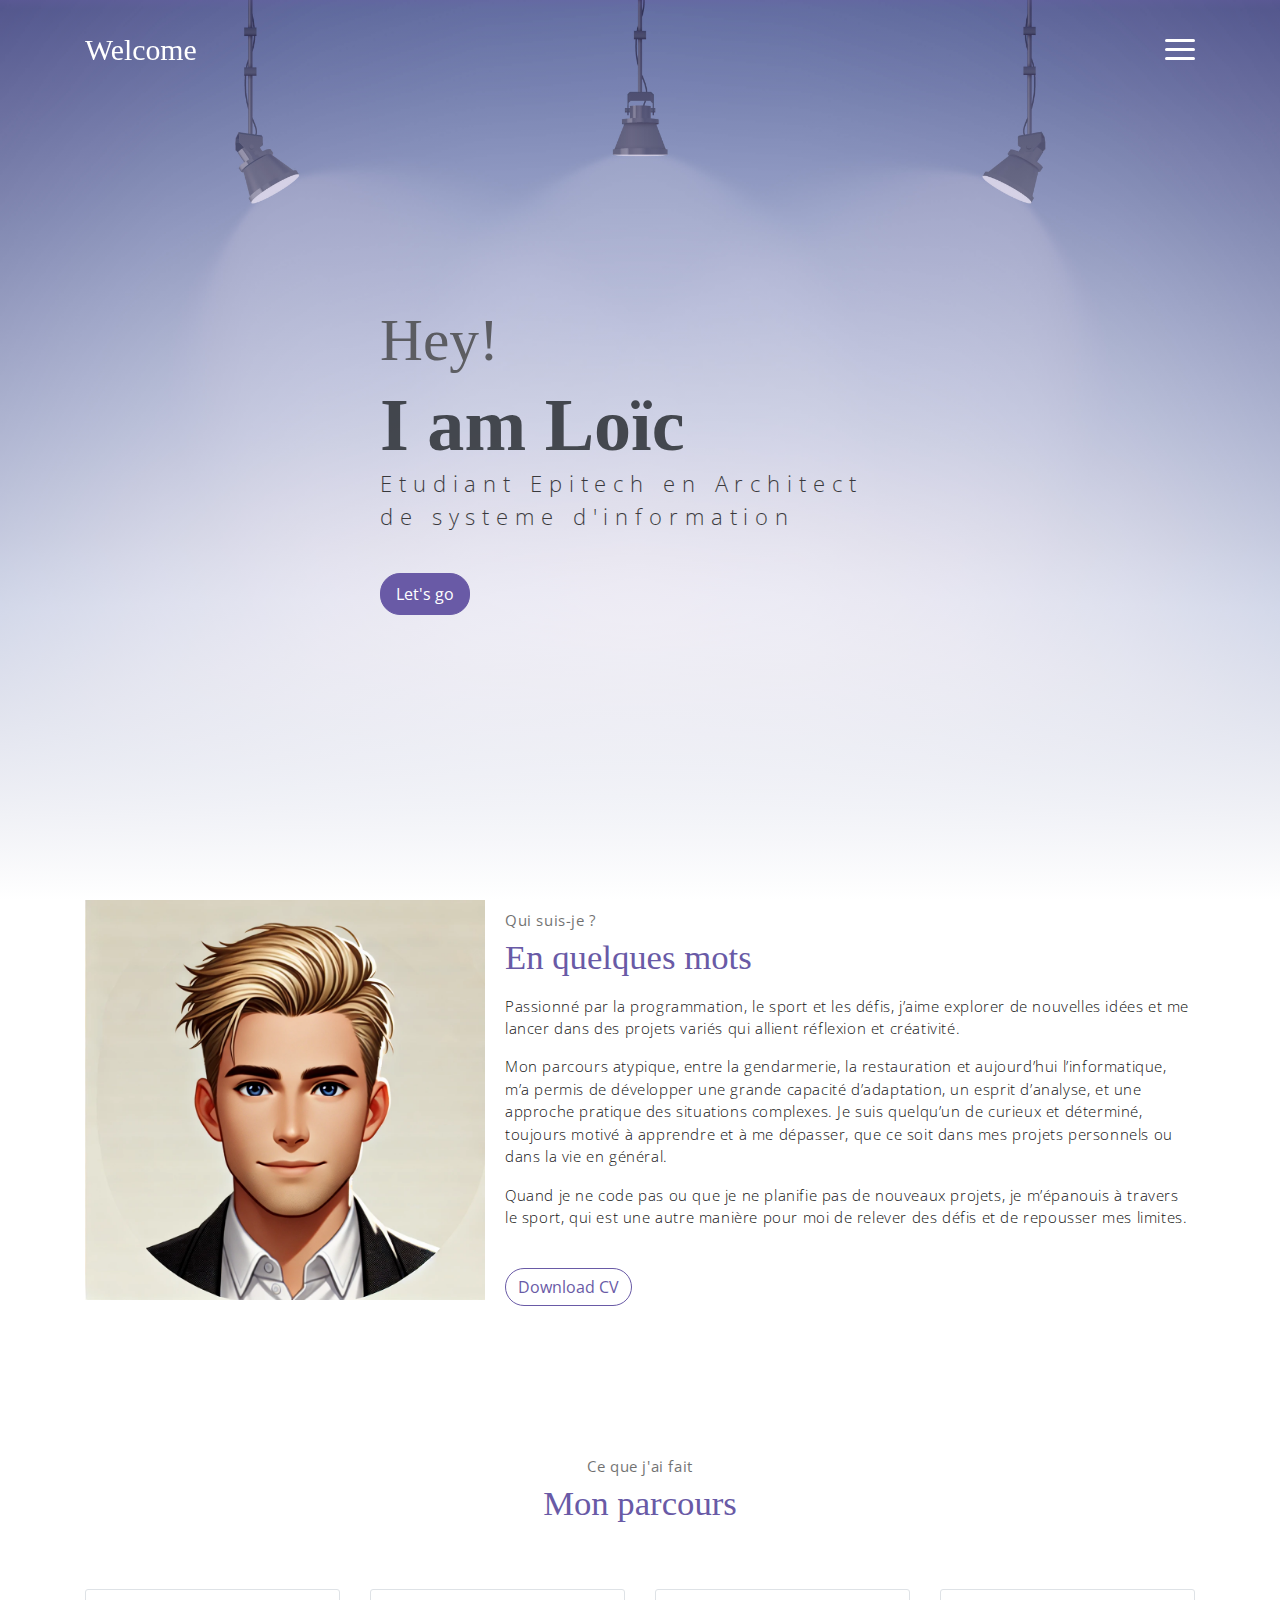
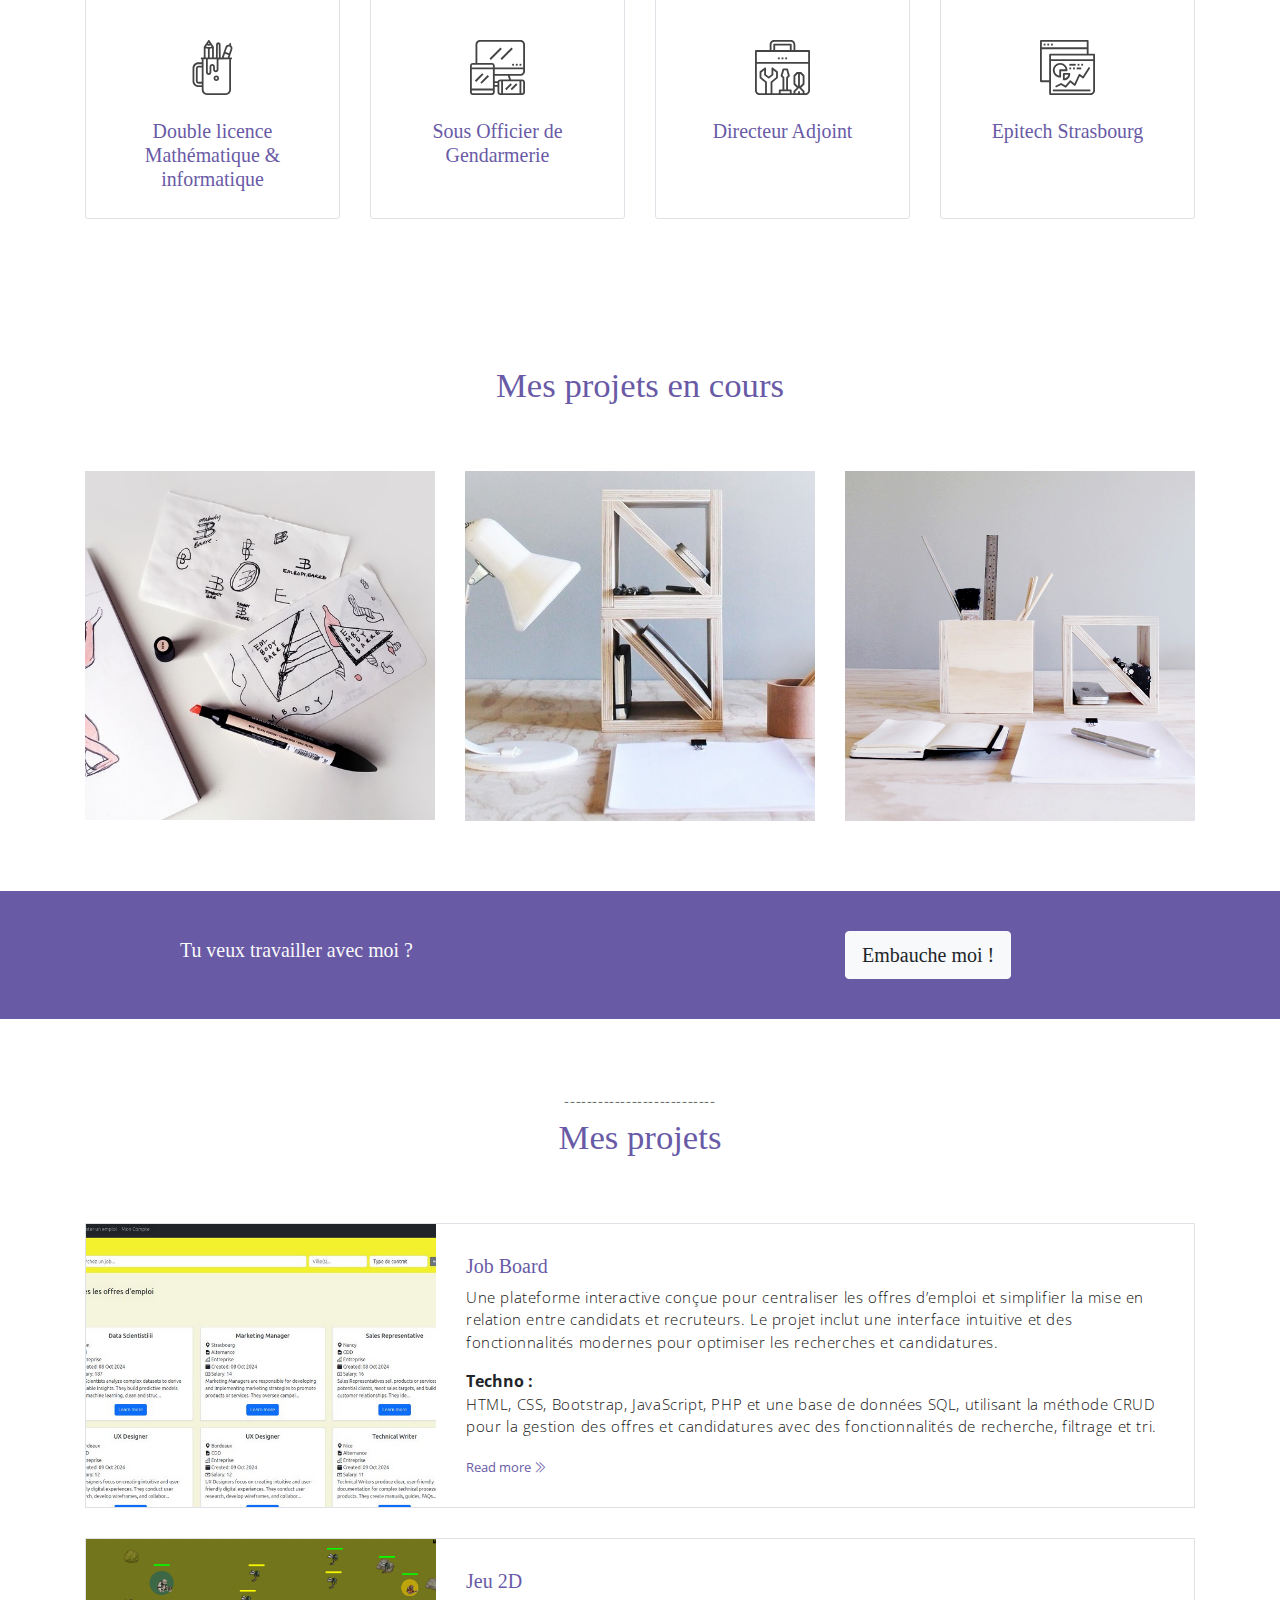
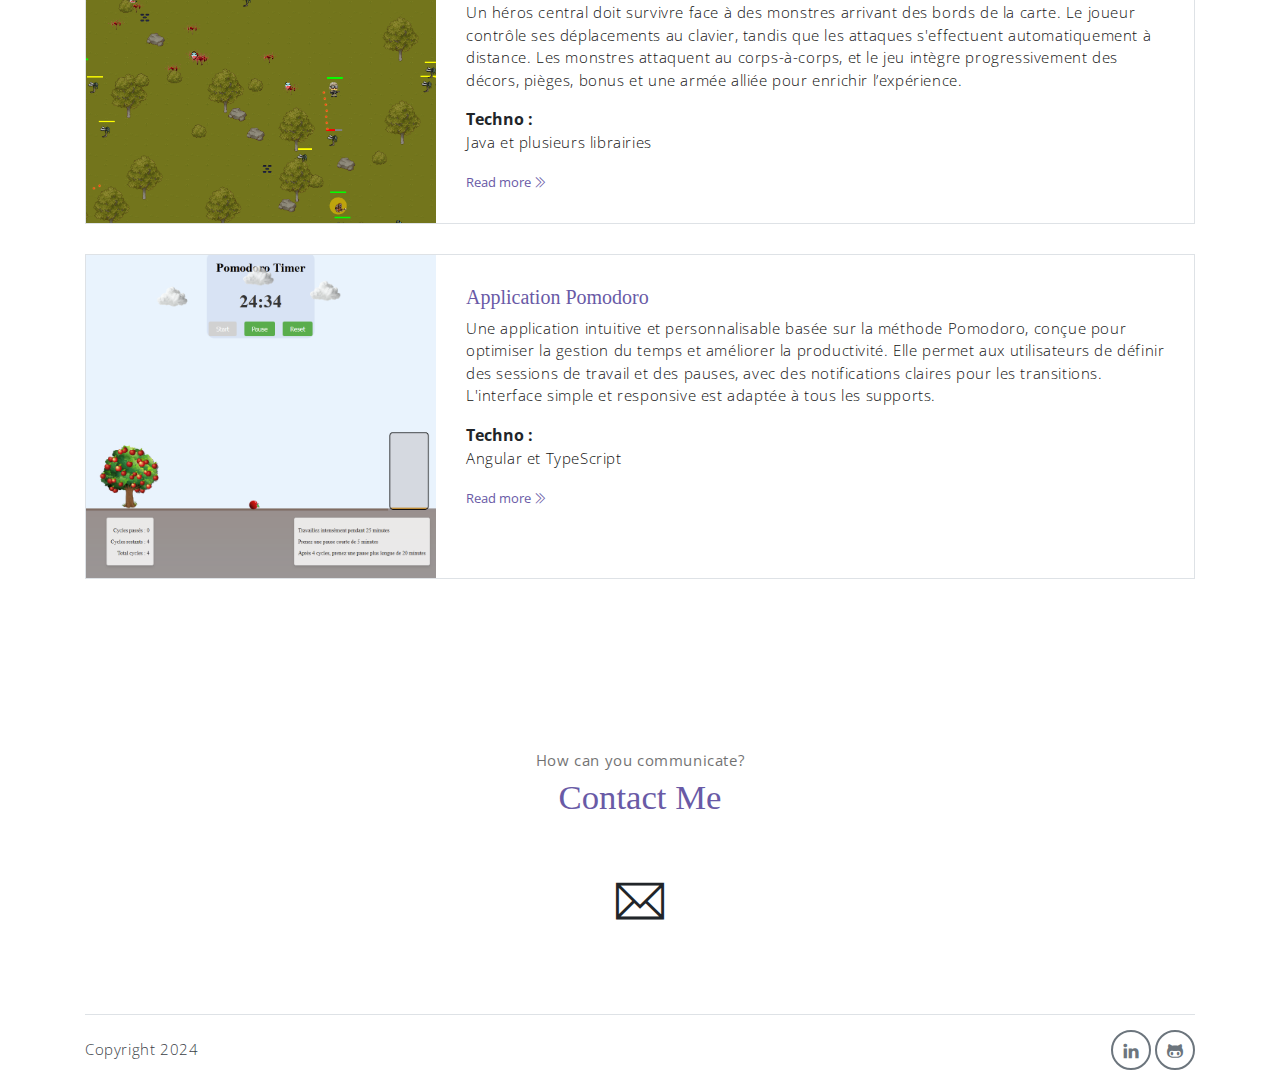
<file: index.html>
<!DOCTYPE html>
<html lang="fr">

<head>
    <meta charset="utf-8">
    <meta name="viewport" content="width=device-width, initial-scale=1, shrink-to-fit=no">
    <meta name="description" content="Portfolio Le Gal Loïc">
    <meta name="author" content="Loic-lg">
    <title>Portfolio Le Gal Loïc</title>
    <link rel="stylesheet" href="assets/vendors/themify-icons/css/themify-icons.css">
    <link rel="stylesheet" href="assets/css/home.css">
    <link rel="icon" type="image/webp" href="assets/imgs/Iconeweb.webp">
</head>

<body data-spy="scroll" data-target=".navbar" data-offset="40" id="home">

    <nav class="custom-navbar" data-spy="affix" data-offset-top="20">
        <div class="container">
            <a class="logo" href="#">Welcome</a>
            <ul class="nav">
                <li class="item">
                    <a class="link" href="#home">Home</a>
                </li>
                <li class="item">
                    <a class="link" href="#about">About</a>
                </li>
                <li class="item">
                    <a class="link" href="#portfolio">Portfolio</a>
                </li>
                <li class="item ml-md-3">
                    <a class="btn btn-primary" onclick="location.href='#contact'">Contact</a>
                </li>
            </ul>
            <a href="javascript:void(0)" id="nav-toggle" class="hamburger hamburger--elastic">
                <div class="hamburger-box">
                    <div class="hamburger-inner"></div>
                </div>
            </a>
        </div>
    </nav>

    <header id="home" class="header">
        <div class="overlay"></div>
        <div class="header-content container">
            <h1 class="header-title">
                <span class="up">Hey!</span>
                <span class="down">I am Loïc</span>
            </h1>
            <p class="header-subtitle">Etudiant Epitech en Architect de systeme d'information </p>

            <button class="btn btn-primary">Let's go</button>
        </div>
    </header>

    <section class="section pt-0" id="about">

        <div class="container text-center">
            <div class="about">
                <div class="about-img-holder">
                    <img src="assets/imgs/avatar.png.webp" class="about-img">
                </div>
                <div class="about-caption">
                    <p class="section-subtitle">Qui suis-je ?</p>
                    <h2 class="section-title mb-3">En quelques mots</h2>
                    <p>
                        Passionné par la programmation, le sport et les défis, j’aime explorer de nouvelles idées et me lancer dans des projets variés qui allient réflexion et créativité. </p>
                    <p> Mon parcours atypique, entre la gendarmerie, la restauration et aujourd’hui l’informatique, m’a permis de développer une grande capacité d’adaptation, un esprit d’analyse, et une approche pratique
                        des situations complexes. Je suis quelqu’un de curieux et déterminé, toujours motivé à apprendre et à me dépasser, que ce soit dans mes projets personnels ou dans la vie en général. </p>
                    <p> Quand je ne code pas ou que je ne planifie pas de nouveaux projets, je m’épanouis à travers le sport, qui est une autre manière pour moi de relever des défis et de repousser mes limites.
                    </p>
                    <button class="btn-rounded btn btn-outline-primary mt-4">
                        <a href="assets/Document/CV Epitech LE-GAL Loïc.pdf" download style="text-decoration: none; color: inherit;">Download CV</a>
                    </button>

                </div>
            </div>
        </div>
    </section>


    <section class="section" id="service">
        <div class="container text-center">
            <p class="section-subtitle">Ce que j'ai fait</p>
            <h6 class="section-title mb-6">Mon parcours</h6>
            <div class="row">
                <div class="col-md-6 col-lg-3">
                    <div class="service-card">
                        <div class="body">
                            <img src="assets/imgs/pencil-case.svg"
                                alt="Download free bootstrap 4 landing page, free boootstrap 4 templates, Download free bootstrap 4.1 landing page, free boootstrap 4.1.1 templates, home Landing page"
                                class="icon">
                            <h6 class="title">Double licence Mathématique & informatique </h6>
                            <p class="subtitle">A l'université de Strasbourg à la suite d'une prépa math.</p>
                        </div>
                    </div>
                </div>
                <div class="col-md-6 col-lg-3">
                    <div class="service-card">
                        <div class="body">
                            <img src="assets/imgs/responsive.svg"
                                alt="Download free bootstrap 4 landing page, free boootstrap 4 templates, Download free bootstrap 4.1 landing page, free boootstrap 4.1.1 templates, home Landing page"
                                class="icon">
                            <h6 class="title">Sous Officier de Gendarmerie</h6>
                            <p class="subtitle">Missions variées sur le terrain, nécessitant réactivité et adaptation.</p>
                        </div>
                    </div>
                </div>
                <div class="col-md-6 col-lg-3">
                    <div class="service-card">
                        <div class="body">
                            <img src="assets/imgs/toolbox.svg"
                                alt="Download free bootstrap 4 landing page, free boootstrap 4 templates, Download free bootstrap 4.1 landing page, free boootstrap 4.1.1 templates, home Landing page"
                                class="icon">
                            <h6 class="title">Directeur Adjoint</h6>
                            <p class="subtitle">Supervision d’un restaurant, avec amélioration des processus internes.</p>
                        </div>
                    </div>
                </div>
                <div class="col-md-6 col-lg-3">
                    <div class="service-card">
                        <div class="body">
                            <img src="assets/imgs/analytics.svg"
                                alt="Download free bootstrap 4 landing page, free boootstrap 4 templates, Download free bootstrap 4.1 landing page, free boootstrap 4.1.1 templates, home Landing page"
                                class="icon">
                            <h6 class="title">Epitech Strasbourg</h6>
                            <p class="subtitle">Création de projets innovants, mêlant programmation et réflexion.</p>
                        </div>
                    </div>
                </div>
            </div>
        </div>
    </section>

    <section class="section" id="portfolio">
        <div class="container text-center">
            <p class="section-subtitle"></p>
            <h6 class="section-title mb-6">Mes projets en cours</h6>

            <div class="row">
                <div class="col-md-4">
                    <a class="portfolio-card">
                        <img src="assets/imgs/folio-1.jpg" class="portfolio-card-img"
                            alt="Download free bootstrap 4 landing page, free boootstrap 4 templates, Download free bootstrap 4.1 landing page, free boootstrap 4.1.1 templates, home Landing page">
                        <span class="portfolio-card-overlay">
                            <span class="portfolio-card-caption">
                                <h4>Dev Mobile</h4>
                                    <p class="font-weight-normal">Création d'une application mobile ( Kotlin, Java , C# )</p>
                            </span>
                        </span>
                    </a>
                </div>
                <div class="col-md-4">
                    <a class="portfolio-card">
                        <img class="portfolio-card-img" src="assets/imgs/folio-2.jpg" class="img-responsive rounded"
                            alt="Download free bootstrap 4 landing page, free boootstrap 4 templates, Download free bootstrap 4.1 landing page, free boootstrap 4.1.1 templates, home Landing page">
                        <span class="portfolio-card-overlay">
                            <span class="portfolio-card-caption">
                                <h4>Creation d'un site e-commerce</h4>
                                    <p class="font-weight-normal">Front & Back end</p>
                            </span>
                        </span>
                    </a>
                </div>
                <div class="col-md-4">
                    <a class="portfolio-card">
                        <img class="portfolio-card-img" src="assets/imgs/folio-3.jpg" class="img-responsive rounded"
                            alt="Download free bootstrap 4 landing page, free boootstrap 4 templates, Download free bootstrap 4.1 landing page, free boootstrap 4.1.1 templates, home Landing page">
                        <span class="portfolio-card-overlay">
                            <span class="portfolio-card-caption">
                                <h4>Fast-note</h4>
                                    <p class="font-weight-normal">Developpement d'un outil de prise de note rapide.</p>
                            </span>
                        </span>
                    </a>
                </div>
            </div>
        </div>
    </section>
    
    <section class="section-sm bg-primary">
        <div class="container text-center text-sm-left">
            <div class="row align-items-center">
                <div class="col-sm offset-md-1 mb-4 mb-md-0">
                    <h6 class="title text-light">Tu veux travailler avec moi ?</h6>
                    <p class="m-0 text-light"></p>
                </div>
                <div class="col-sm offset-sm-2 offset-md-3">
                    <button onclick="location.href='#contact'" class="btn btn-lg my-font btn-light rounded">Embauche moi !</button>
                </div>
            </div>
        </div>
    </section>


    <section class="section" id="blog">

        <div class="container text-center">
            <p class="section-subtitle">---------------------------</p>
            <h6 class="section-title mb-6">Mes projets</h6>
            <div class="blog-card">
                <div class="blog-card-header">
                    <img src="assets/imgs/Capture d'écran 2024-12-02 110145.png" class="blog-card-img"
                        alt="Download free bootstrap 4 landing page, free boootstrap 4 templates, Download free bootstrap 4.1 landing page, free boootstrap 4.1.1 templates, home Landing page">
                </div>
                <div class="blog-card-body">
                    <h5 class="blog-card-title">Job Board</h5>

                        <p>Une plateforme interactive conçue pour centraliser les offres d’emploi et simplifier la mise en relation entre candidats et recruteurs. Le projet inclut une interface intuitive et des fonctionnalités modernes pour optimiser les recherches et candidatures.</p>
                        </p>
                    <b>Techno :</b>
                    <p> HTML, CSS, Bootstrap, JavaScript, PHP et une
                            base de données SQL, utilisant la méthode CRUD pour la gestion des offres et
                            candidatures avec des fonctionnalités de recherche, filtrage et tri.</p>

                        <a href="https://github.com/loic-lg/Job-board.git" class="blog-card-link" target="_blank">Read more <i class="ti-angle-double-right"></i></a>
                </div>
            </div>


            <div class="blog-card">
                <div class="blog-card-header">
                    <img src="assets/imgs/game2d.png" class="blog-card-img"
                        alt="Download free bootstrap 4 landing page, free boootstrap 4 templates, Download free bootstrap 4.1 landing page, free boootstrap 4.1.1 templates, home Landing page">
                </div>
                <div class="blog-card-body">
                    <h5 class="blog-card-title">Jeu 2D</h5>

                        <p>Un héros central doit survivre face à des monstres arrivant des bords de la carte. Le joueur contrôle ses déplacements au clavier, tandis que les attaques s'effectuent automatiquement à distance. Les monstres attaquent au corps-à-corps, et le jeu intègre progressivement des décors, pièges, bonus et une armée alliée pour enrichir l’expérience.</p>

                    <b>Techno :</b>
                    <p> Java et plusieurs librairies </p>

                        <a href="https://github.com/loic-lg/Jeu-2D-Project.git" class="blog-card-link" target="_blank">Read more <i class="ti-angle-double-right"></i></a>
                </div>
            </div>

            <div class="blog-card">
                <div class="blog-card-header">
                    <img src="assets/imgs/Pomodoro.png" class="blog-card-img"
                         alt="Download free bootstrap 4 landing page, free boootstrap 4 templates, Download free bootstrap 4.1 landing page, free boootstrap 4.1.1 templates, home Landing page">
                </div>
                <div class="blog-card-body">
                    <h5 class="blog-card-title">Application Pomodoro</h5>

                    <p>Une application intuitive et personnalisable basée sur la méthode Pomodoro, conçue pour optimiser la gestion du temps et améliorer la productivité. Elle permet aux utilisateurs de définir des sessions de travail et des pauses, avec des notifications claires pour les transitions. L'interface simple et responsive est adaptée à tous les supports.</p>

                    <b>Techno :</b>
                    <p> Angular et TypeScript </p>

                    <a href="https://github.com/loic-lg/PomodoroApp" class="blog-card-link" target="_blank">Read more <i class="ti-angle-double-right"></i></a>
                </div>
            </div>
        </div>
    </section>

    <section class="section" id="contact">
        <div class="container text-center">
            <p class="section-subtitle">How can you communicate?</p>
            <h5 class="section-title mb-5">Contact Me</h5>

            <a href="mailto:loic.le-gal@epitech.eu" class="large-link" target="_blank"><i class="ti-email"></i></a>
        </div>
    </section>

    <div class="container">
        <footer class="footer">
            <p class="mb-0">Copyright 2024</p>
            <div class="social-links text-right m-auto ml-sm-auto">
                <a href="https://www.linkedin.com/in/loïc-le-gal/" class="link" target="_blank"><i class="ti-linkedin"></i></a>
                <a href="https://github.com/loic-lg" class="link" target="_blank"><i class="ti-github"></i></a>
            </div>
        </footer>
    </div>

    <script src="assets/vendors/jquery/jquery-3.4.1.js"></script>
    <script src="assets/vendors/bootstrap/bootstrap.bundle.js"></script>
    <script src="assets/vendors/bootstrap/bootstrap.affix.js"></script>

 <script src="assets/js/home.js"></script>

</body>

</html>
</file>
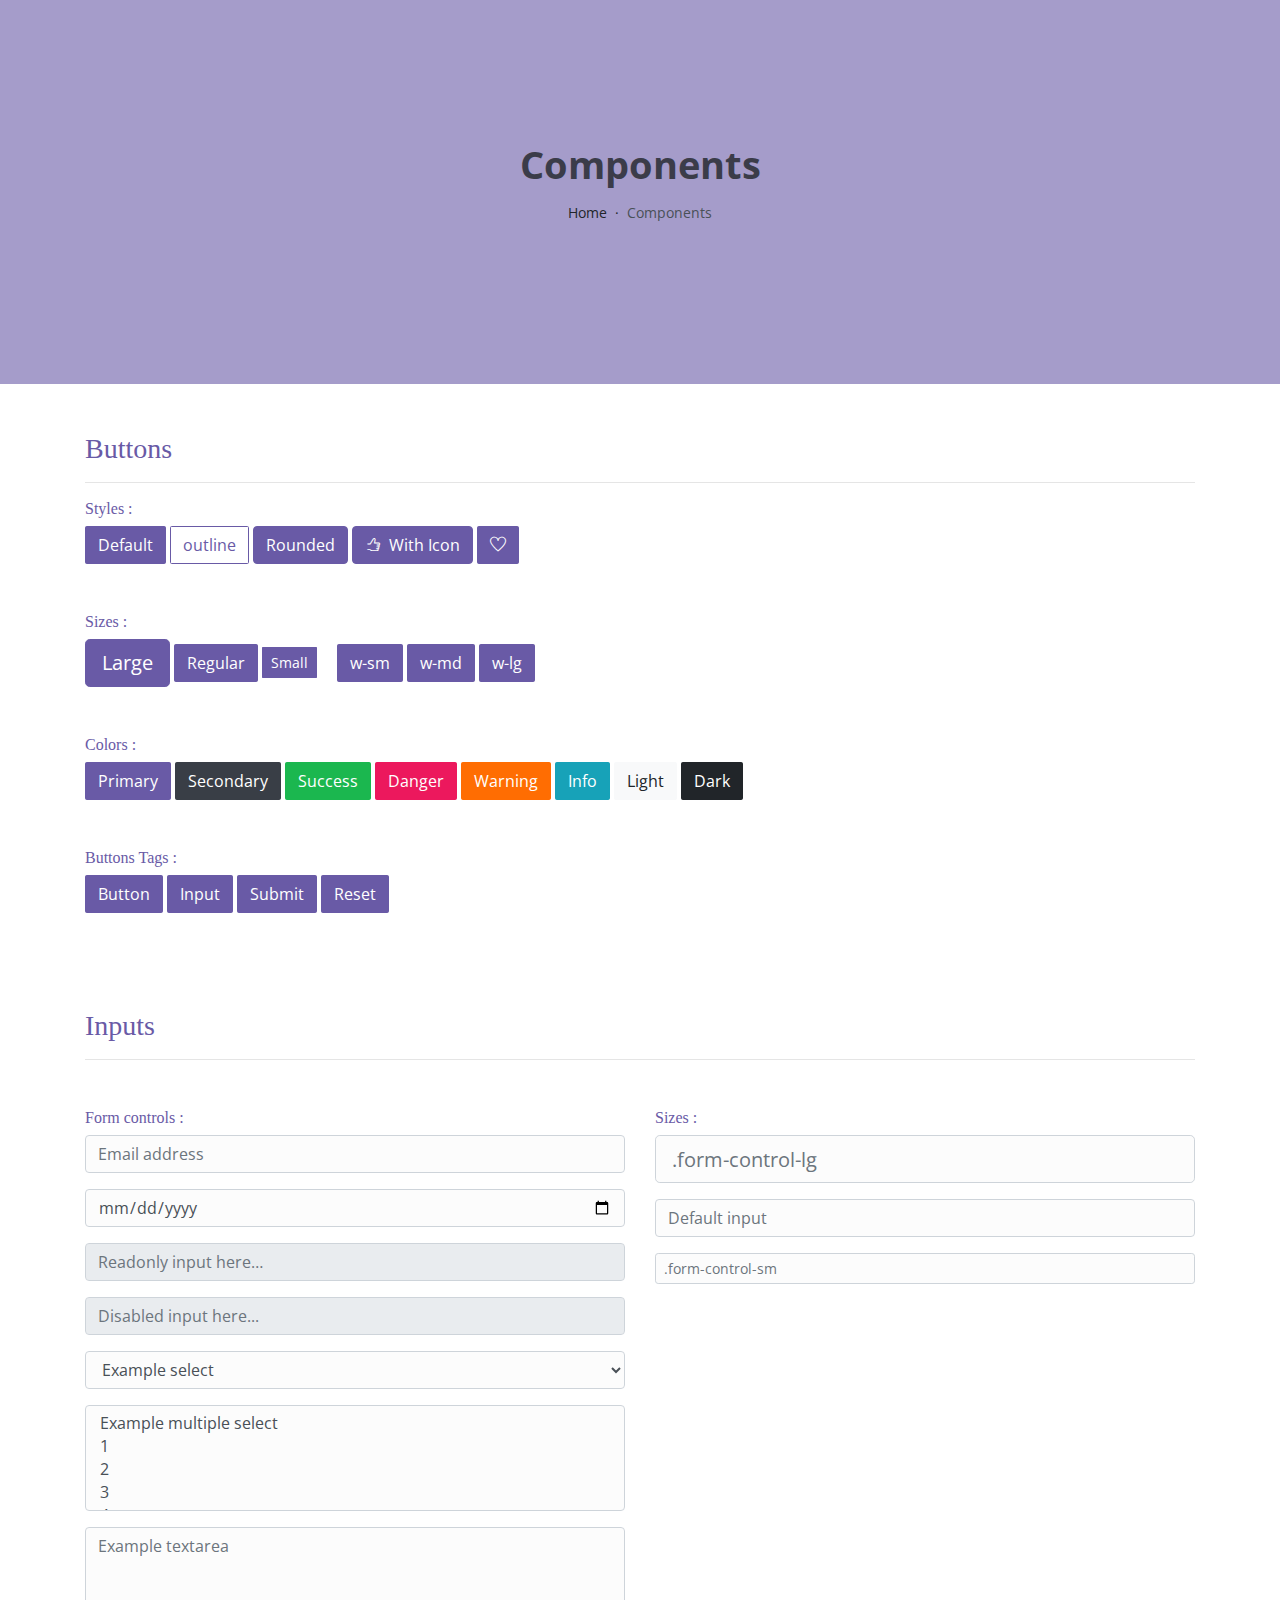
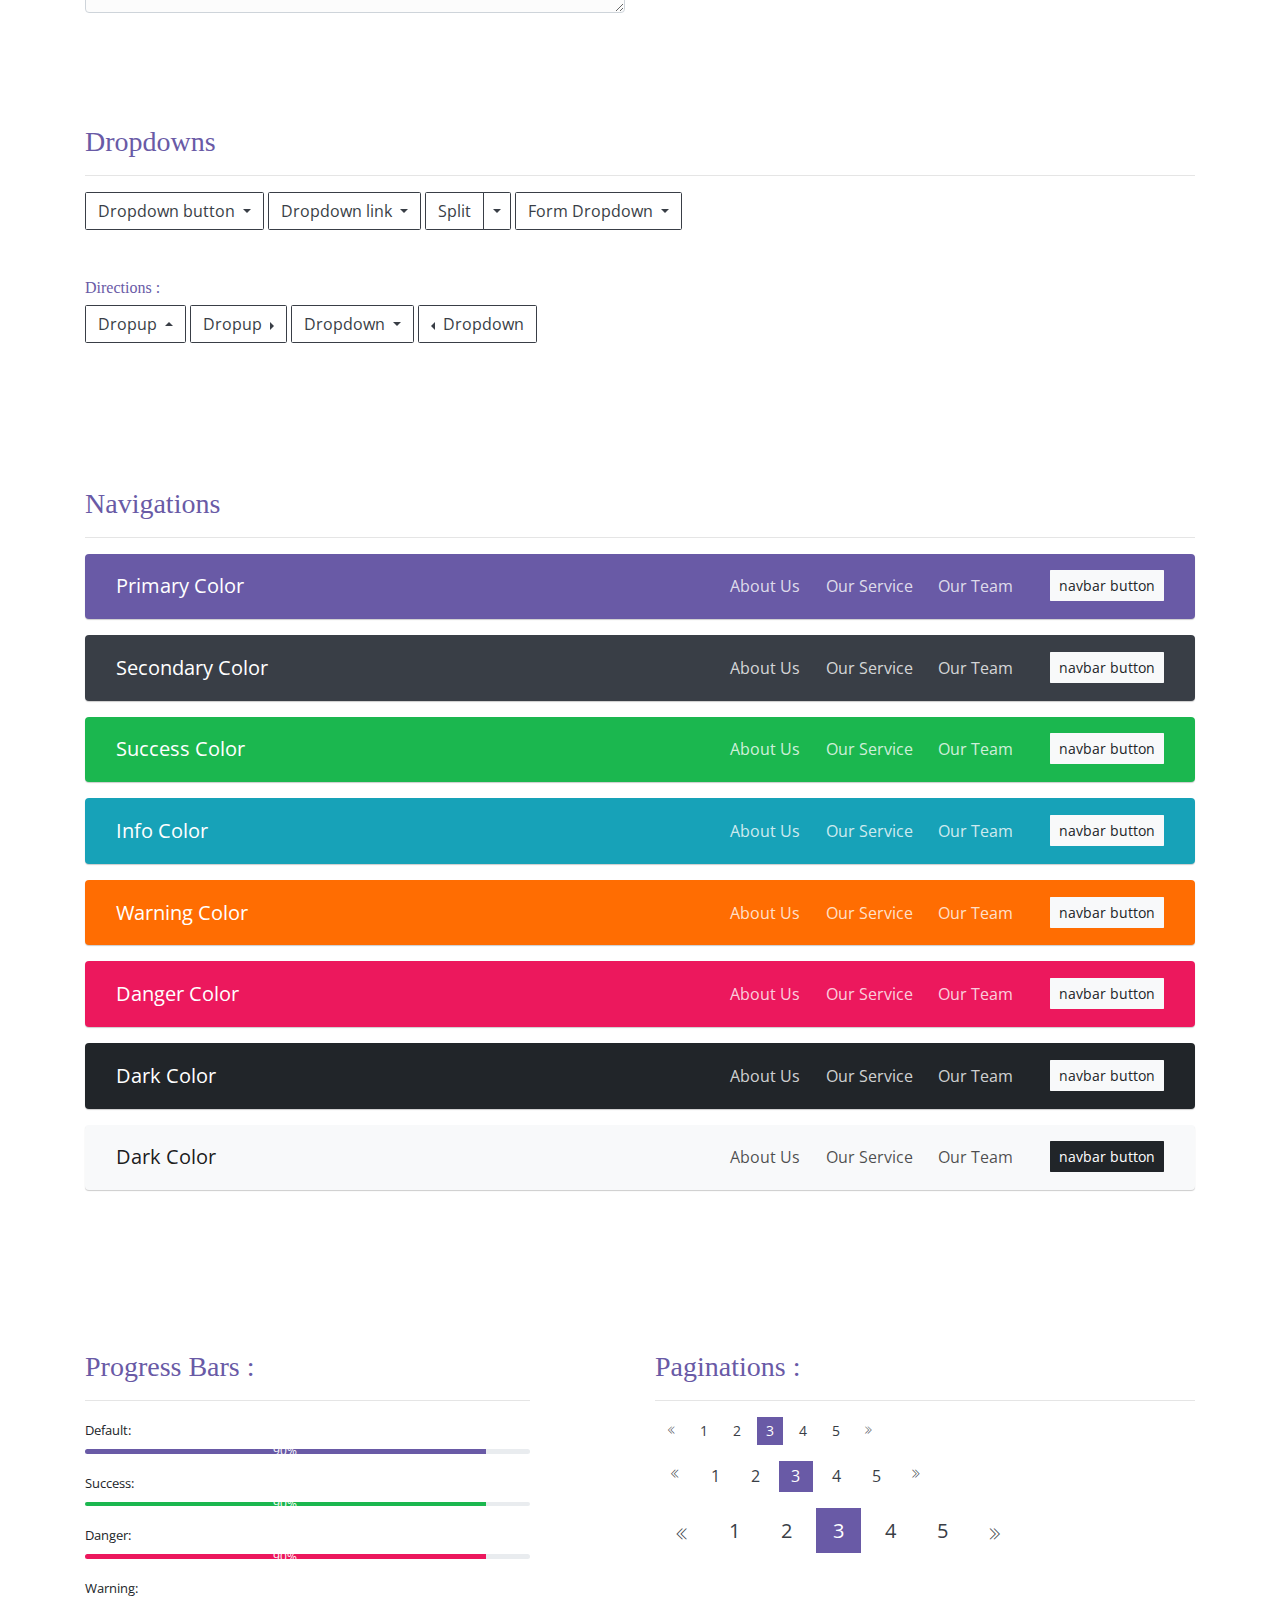
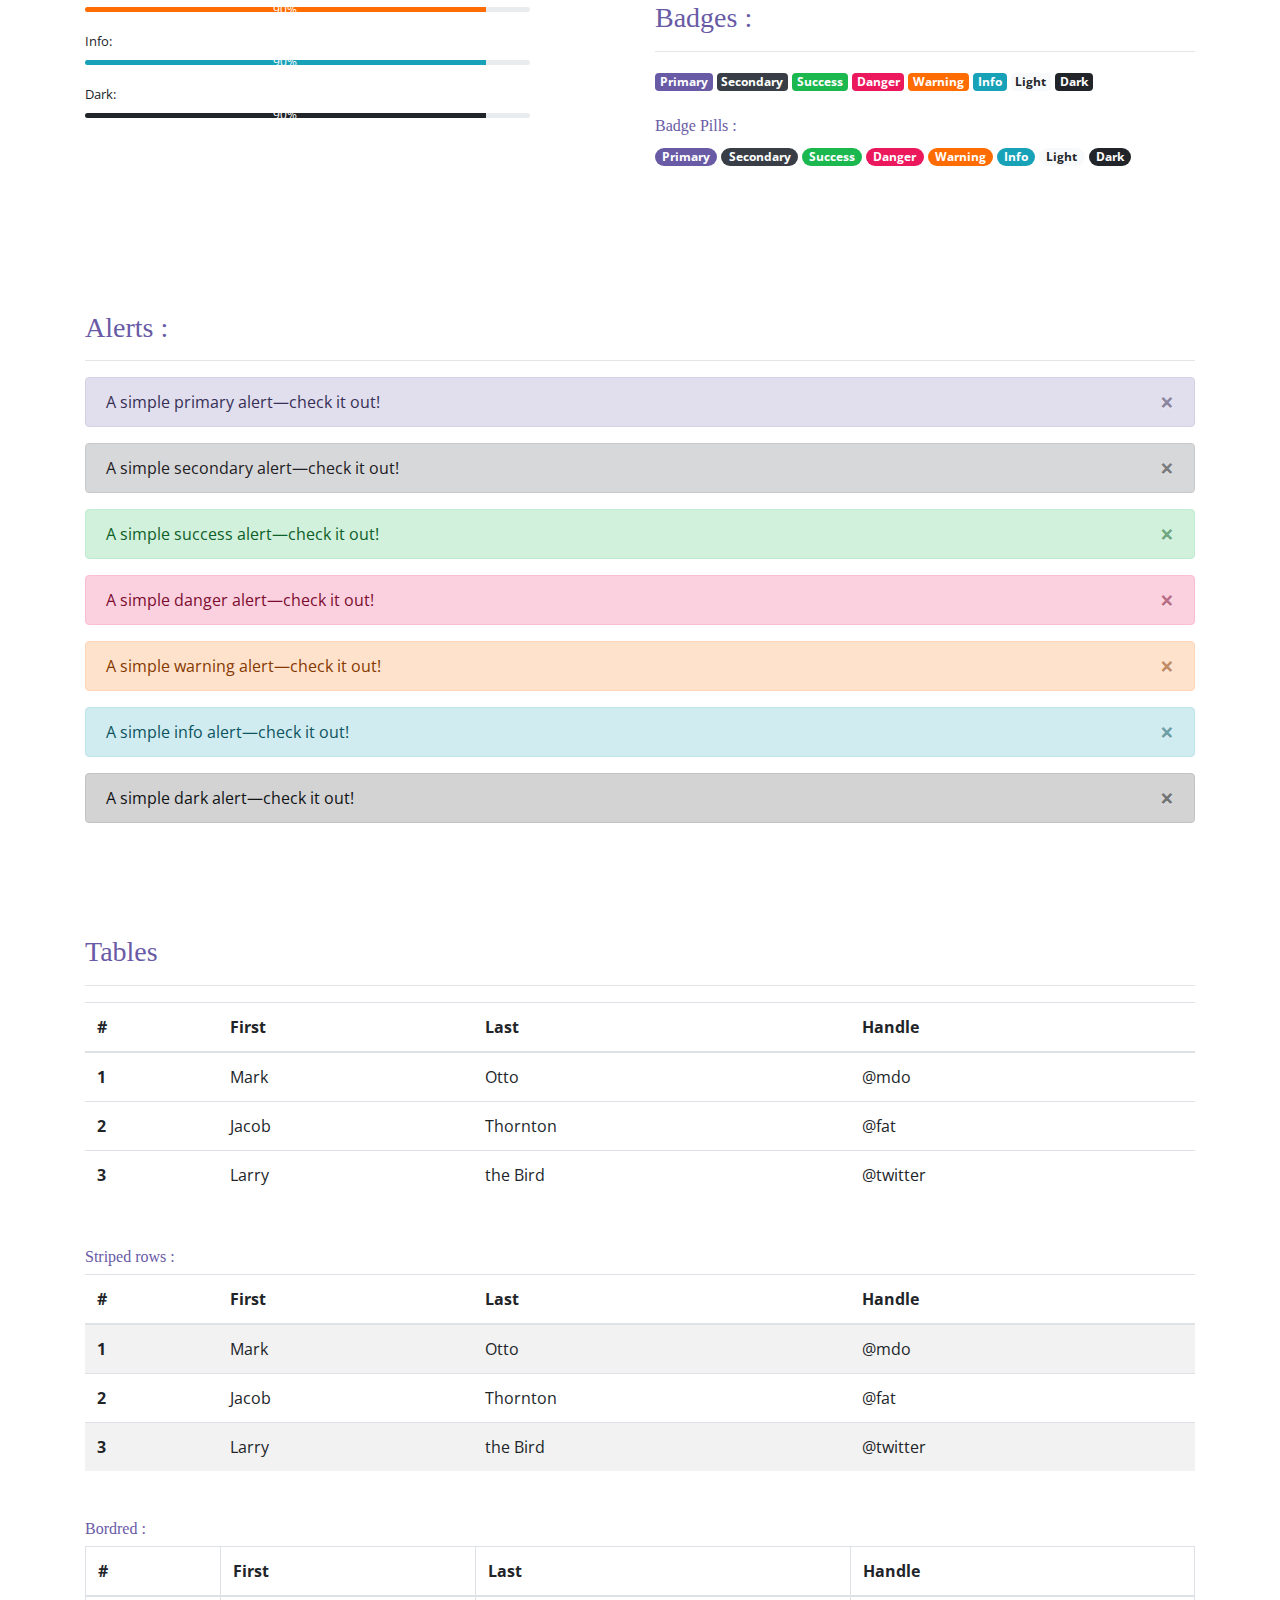
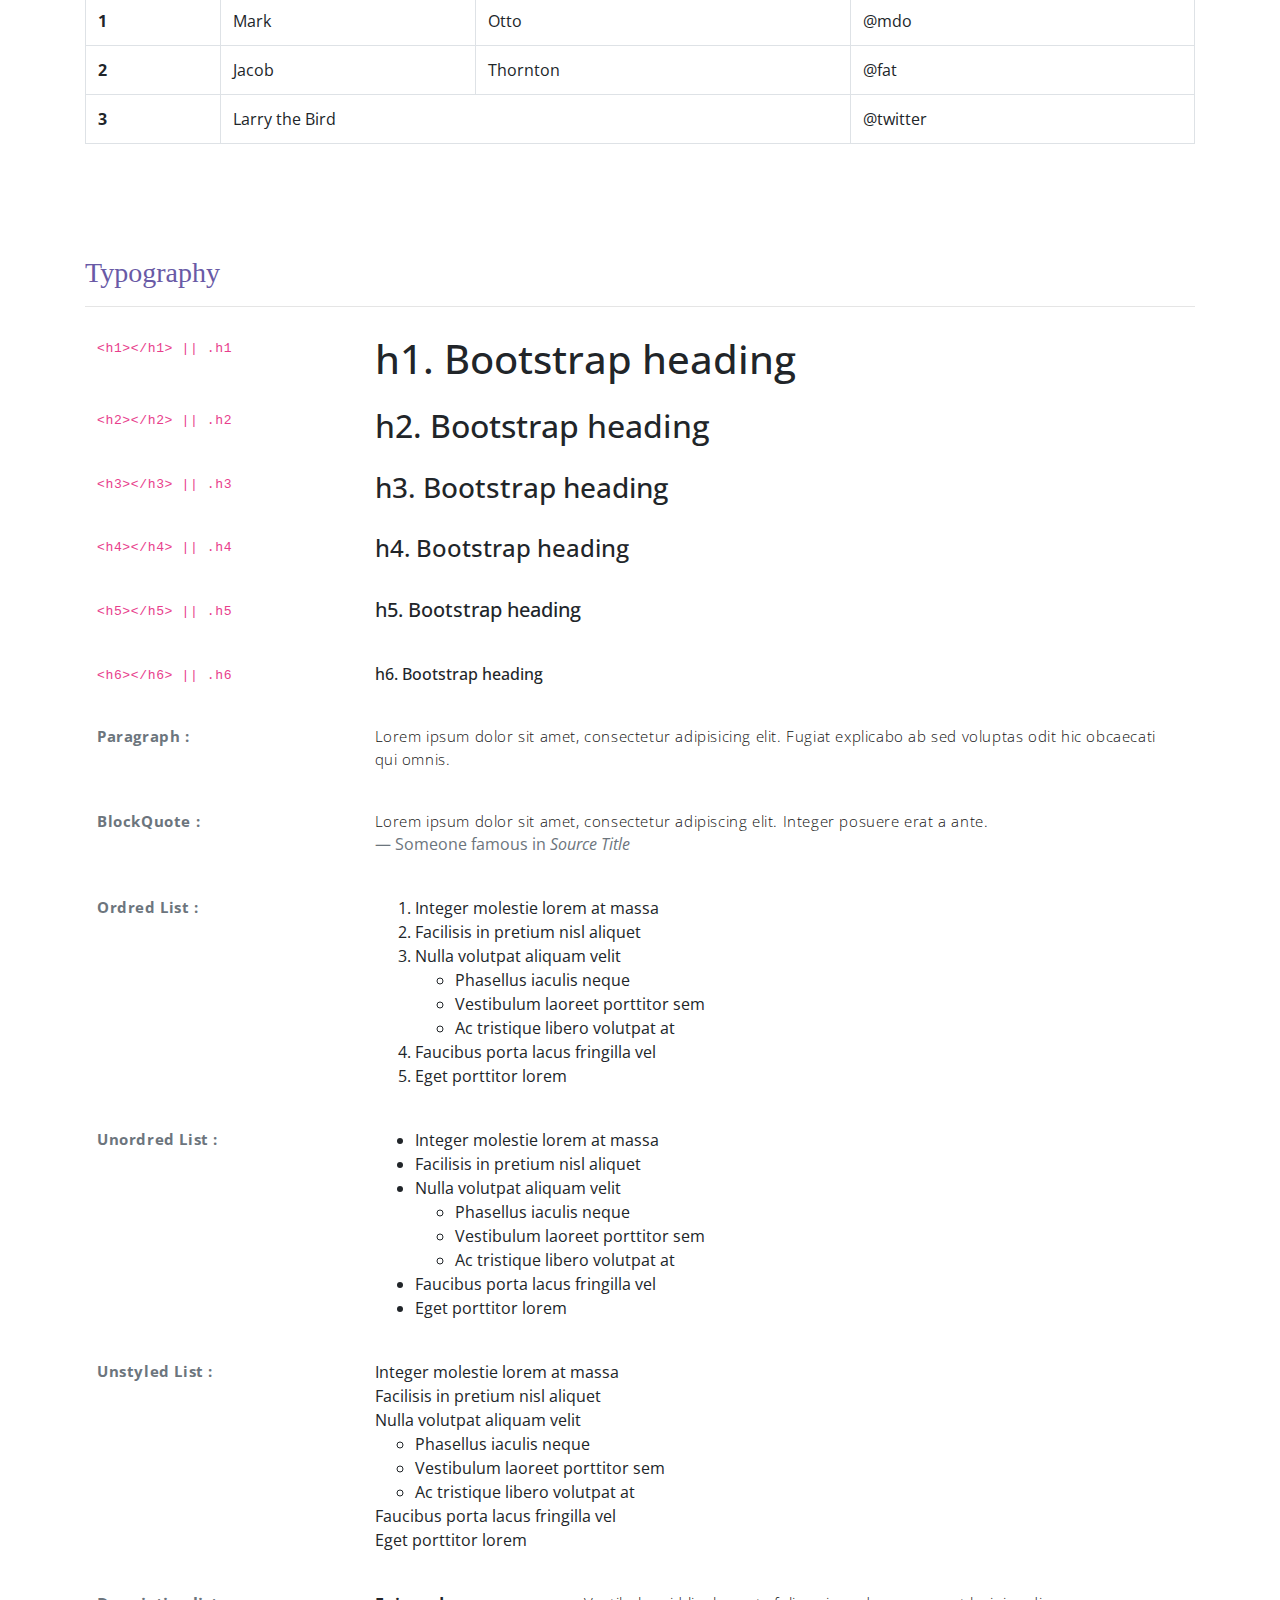
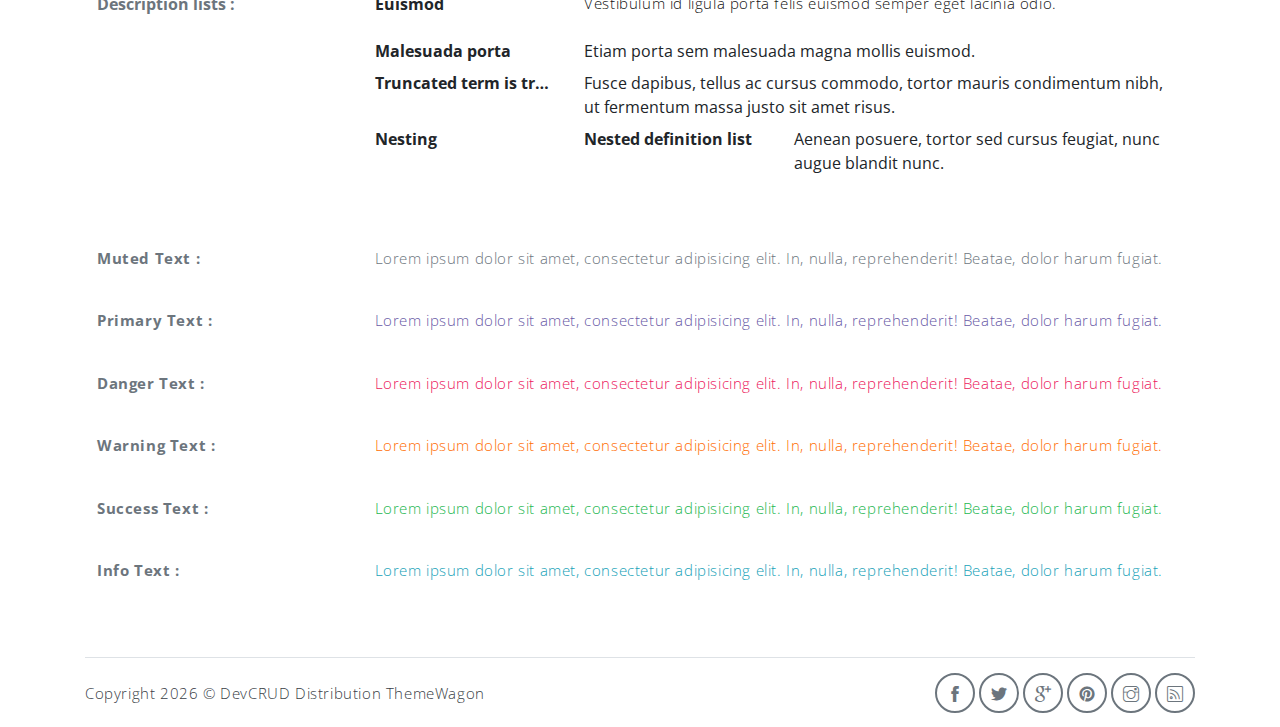
<file: components.html>
<!DOCTYPE html>
<html lang="en">

<head>
   <meta charset="utf-8">
   <meta name="viewport" content="width=device-width, initial-scale=1, shrink-to-fit=no">
   <meta name="description" content="Start your development with Meyawo landing page.">
   <meta name="author" content="Devcrud">
   <title>Meyawo Landing page | Components</title>
   <!-- font icons -->
   <link rel="stylesheet" href="assets/vendors/themify-icons/css/themify-icons.css">
   <!-- Bootstrap + Steller  -->
   <link rel="stylesheet" href="assets/css/home.css">
</head>

<body>

   <!-- Page Header -->
   <header class="header header-mini">
      <div class="header-title">Components</div>
      <nav aria-label="breadcrumb">
         <ol class="breadcrumb">
            <li class="breadcrumb-item"><a href="/">Home</a></li>
            <li class="breadcrumb-item active" aria-current="page">Components</li>
         </ol>
      </nav>
   </header> <!-- End Of Page Header -->

   <!-- main content -->
   <div class="container">

      <!-- Buttons -->
      <h3 class="mt-5">Buttons</h3>
      <hr>
      <h6 class="section-secondary-title">Styles :</h6>
      <button class="btn btn-primary">Default</button>
      <button class="btn btn-outline-primary">outline</button>
      <button class="btn btn-primary rounded">Rounded</button>
      <button class="btn btn-primary rounded"><i class="ti-thumb-up pr-1"></i> With Icon</button>
      <button class="btn btn-primary circle"><i class="ti-heart"></i></button>

      <h6 class="section-secondary-title mt-5">Sizes :</h6>
      <button class="btn btn-primary btn-lg">Large</button>
      <button class="btn btn-primary ">Regular</button>
      <button class="btn btn-primary btn-sm">Small</button>
      <button class="btn btn-primary w-sm ml-3">w-sm</button>
      <button class="btn btn-primary w-md">w-md</button>
      <button class="btn btn-primary w-lg">w-lg</button>

      <h6 class="section-secondary-title mt-5">Colors :</h6>
      <button type="button" class="btn btn-primary">Primary</button>
      <button type="button" class="btn btn-secondary">Secondary</button>
      <button type="button" class="btn btn-success">Success</button>
      <button type="button" class="btn btn-danger">Danger</button>
      <button type="button" class="btn btn-warning">Warning</button>
      <button type="button" class="btn btn-info">Info</button>
      <button type="button" class="btn btn-light">Light</button>
      <button type="button" class="btn btn-dark">Dark</button>

      <h6 class="section-secondary-title mt-5">Buttons Tags :</h6>
      <button class="btn btn-primary" type="submit">Button</button>
      <input class="btn btn-primary" type="button" value="Input">
      <input class="btn btn-primary" type="submit" value="Submit">
      <input class="btn btn-primary" type="reset" value="Reset">

      <!-- devider -->
      <div class="py-5"></div>

      <!-- Inputs -->
      <h3>Inputs</h3>
      <hr>
      <div class="row mt-5">
         <div class="col-md-6">
            <h6 class="section-secondary-title">Form controls :</h6>
            <div class="form-group">
               <input type="email" class="form-control" id="exampleFormControlInput1" placeholder="Email address">
            </div>
            <div class="form-group">
               <input type="date" class="form-control" id="exampleFormControlInput1" placeholder="Date">
            </div>
            <div class="form-group">
               <input class="form-control" type="text" placeholder="Readonly input here…" readonly>
            </div>
            <div class="form-group">
               <input class="form-control" id="disabledInput" type="text" placeholder="Disabled input here..." disabled>
            </div>
            <div class="form-group">
               <select class="form-control" id="exampleFormControlSelect1">
                  <option>Example select</option>
                  <option>1</option>
                  <option>2</option>
                  <option>3</option>
                  <option>4</option>
                  <option>5</option>
               </select>
            </div>
            <div class="form-group">
               <select multiple class="form-control" id="exampleFormControlSelect2">
                  <option>Example multiple select</option>
                  <option>1</option>
                  <option>2</option>
                  <option>3</option>
                  <option>4</option>
                  <option>5</option>
               </select>
            </div>
            <div class="form-group">
               <textarea class="form-control" id="exampleFormControlTextarea1" rows="3"
                  placeholder="Example textarea"></textarea>
            </div>
         </div>
         <div class="col-md-6">
            <h6 class="section-secondary-title">Sizes :</h6>
            <div class="form-group">
               <input class="form-control form-control-lg" type="text" placeholder=".form-control-lg">
            </div>
            <div class="form-group">
               <input class="form-control" type="text" placeholder="Default input">
            </div>
            <div class="form-group">
               <input class="form-control form-control-sm" type="text" placeholder=".form-control-sm">
            </div>
         </div>
      </div> <!-- end of inputs -->

      <!-- devider -->
      <div class="py-5"></div>

      <!-- Dropdowns -->
      <h3 class="components-section-title font-weight-normal">Dropdowns</h3>
      <hr>
      <div class="dropdown d-inline-block">
         <button class="btn btn-outline-secondary dropdown-toggle" type="button" id="dropdownMenuButton"
            data-toggle="dropdown" aria-haspopup="true" aria-expanded="false">
            Dropdown button
         </button>
         <div class="dropdown-menu" aria-labelledby="dropdownMenuButton">
            <a class="dropdown-item" href="#">Action</a>
            <a class="dropdown-item" href="#">Another action</a>
            <a class="dropdown-item" href="#">Something else here</a>
         </div>
      </div>
      <div class="dropdown d-inline-block">
         <a class="btn btn-outline-secondary dropdown-toggle" href="#" role="button" id="dropdownMenuLink"
            data-toggle="dropdown" aria-haspopup="true" aria-expanded="false">
            Dropdown link
         </a>
         <div class="dropdown-menu" aria-labelledby="dropdownMenuLink">
            <a class="dropdown-item" href="#">Action</a>
            <a class="dropdown-item" href="#">Another action</a>
            <a class="dropdown-item" href="#">Something else here</a>
         </div>
      </div>
      <div class="btn-group">
         <button type="button" class="btn btn-outline-secondary">Split</button>
         <button type="button" class="btn btn-outline-secondary dropdown-toggle dropdown-toggle-split"
            data-toggle="dropdown" aria-haspopup="true" aria-expanded="false">
            <span class="sr-only">Toggle Dropdown</span>
         </button>
         <div class="dropdown-menu">
            <a class="dropdown-item" href="#">Action</a>
            <a class="dropdown-item" href="#">Another action</a>
            <a class="dropdown-item" href="#">Something else here</a>
            <div class="dropdown-divider"></div>
            <a class="dropdown-item" href="#">Separated link</a>
         </div>
      </div>
      <div class="btn-group">
         <button class="btn btn-outline-secondary dropdown-toggle" type="button" id="dropdownMenuButton"
            data-toggle="dropdown" aria-haspopup="true" aria-expanded="false">
            Form Dropdown
         </button>
         <div class="dropdown-menu form">
            <form class="px-4 py-3">
               <div class="form-group">
                  <input type="email" class="form-control" id="exampleDropdownFormEmail1"
                     placeholder="email@example.com">
               </div>
               <div class="form-group">
                  <input type="password" class="form-control" id="exampleDropdownFormPassword1" placeholder="Password">
               </div>
               <div class="form-check mb-3">
                  <input type="checkbox" class="form-check-input" id="dropdownCheck">
                  <label class="form-check-label" for="dropdownCheck">
                     Remember me
                  </label>
               </div>
               <button type="submit" class="btn btn-primary btn-block">Sign in</button>
            </form>
            <div class="dropdown-divider"></div>
            <a class="dropdown-item" href="#"><small>New around here? Sign up</small></a>
            <a class="dropdown-item" href="#"><small>Forgot password?</small></a>
         </div>
      </div>
      <h6 class="section-secondary-title mt-5">Directions :</h6>
      <div class="btn-group dropup">
         <button type="button" class="btn btn-outline-secondary dropdown-toggle" data-toggle="dropdown"
            aria-haspopup="true" aria-expanded="false">
            Dropup
         </button>
         <div class="dropdown-menu">
            <a class="dropdown-item" href="#">Action</a>
            <a class="dropdown-item" href="#">Another action</a>
            <a class="dropdown-item" href="#">Something else here</a>
            <div class="dropdown-divider"></div>
            <a class="dropdown-item" href="#">Separated link</a>
         </div>
      </div>
      <div class="btn-group dropright">
         <button type="button" class="btn btn-outline-secondary dropdown-toggle" data-toggle="dropdown"
            aria-haspopup="true" aria-expanded="false">
            Dropup
         </button>
         <div class="dropdown-menu">
            <a class="dropdown-item" href="#">Action</a>
            <a class="dropdown-item" href="#">Another action</a>
            <a class="dropdown-item" href="#">Something else here</a>
            <div class="dropdown-divider"></div>
            <a class="dropdown-item" href="#">Separated link</a>
         </div>
      </div>
      <div class="btn-group">
         <button type="button" class="btn btn-outline-secondary dropdown-toggle" data-toggle="dropdown"
            aria-haspopup="true" aria-expanded="false">
            Dropdown
         </button>
         <div class="dropdown-menu">
            <a class="dropdown-item" href="#">Action</a>
            <a class="dropdown-item" href="#">Another action</a>
            <a class="dropdown-item" href="#">Something else here</a>
            <div class="dropdown-divider"></div>
            <a class="dropdown-item" href="#">Separated link</a>
         </div>
      </div>
      <div class="btn-group dropleft">
         <button type="button" class="btn btn-outline-secondary dropdown-toggle" data-toggle="dropdown"
            aria-haspopup="true" aria-expanded="false">
            Dropdown
         </button>
         <div class="dropdown-menu">
            <a class="dropdown-item" href="#">Action</a>
            <a class="dropdown-item" href="#">Another action</a>
            <a class="dropdown-item" href="#">Something else here</a>
            <div class="dropdown-divider"></div>
            <a class="dropdown-item" href="#">Separated link</a>
         </div>
      </div> <!-- end of Dropdowns -->

      <!-- devider -->
      <div class="py-5"></div>

      <!-- navbars -->
      <h3 class="components-section-title font-weight-normal mt-5">Navigations</h3>
      <hr>
      <nav class="navbar navbar-expand-sm navbar-dark bg-primary rounded shadow mb-3">
         <div class="container">
            <a class="navbar-brand" href="#">Primary Color</a>
            <button class="navbar-toggler ml-auto" type="button" data-toggle="collapse"
               data-target="#navbarSupportedContent" aria-controls="navbarSupportedContent" aria-expanded="false"
               aria-label="Toggle navigation">
               <span class="navbar-toggler-icon"></span>
            </button>
            <div class="collapse navbar-collapse" id="navbarSupportedContent">
               <ul class="navbar-nav ml-auto">
                  <li class="nav-item">
                     <a class="nav-link" href="#about">About Us</a>
                  </li>
                  <li class="nav-item">
                     <a class="nav-link" href="#service">Our Service</a>
                  </li>
                  <li class="nav-item">
                     <a class="nav-link" href="#team">Our Team</a>
                  </li>
                  <li class="nav-item">
                     <a href="#book-table" class="ml-4 mt-1 btn btn-light btn-sm">navbar button</a>
                  </li>
               </ul>
            </div>
         </div>
      </nav>
      <nav class="navbar navbar-expand-sm navbar-dark bg-secondary rounded shadow mb-3">
         <div class="container">
            <a class="navbar-brand" href="#">Secondary Color</a>
            <button class="navbar-toggler ml-auto" type="button" data-toggle="collapse"
               data-target="#navbarSupportedContent" aria-controls="navbarSupportedContent" aria-expanded="false"
               aria-label="Toggle navigation">
               <span class="navbar-toggler-icon"></span>
            </button>
            <div class="collapse navbar-collapse" id="navbarSupportedContent">
               <ul class="navbar-nav ml-auto">
                  <li class="nav-item">
                     <a class="nav-link" href="#about">About Us</a>
                  </li>
                  <li class="nav-item">
                     <a class="nav-link" href="#service">Our Service</a>
                  </li>
                  <li class="nav-item">
                     <a class="nav-link" href="#team">Our Team</a>
                  </li>
                  <li class="nav-item">
                     <a href="#book-table" class="ml-4 mt-1 btn btn-light btn-sm">navbar button</a>
                  </li>
               </ul>
            </div>
         </div>
      </nav>
      <nav class="navbar navbar-expand-sm navbar-dark bg-success rounded shadow mb-3">
         <div class="container">
            <a class="navbar-brand" href="#">Success Color</a>
            <button class="navbar-toggler ml-auto" type="button" data-toggle="collapse"
               data-target="#navbarSupportedContent" aria-controls="navbarSupportedContent" aria-expanded="false"
               aria-label="Toggle navigation">
               <span class="navbar-toggler-icon"></span>
            </button>
            <div class="collapse navbar-collapse" id="navbarSupportedContent">
               <ul class="navbar-nav ml-auto">
                  <li class="nav-item">
                     <a class="nav-link" href="#about">About Us</a>
                  </li>
                  <li class="nav-item">
                     <a class="nav-link" href="#service">Our Service</a>
                  </li>
                  <li class="nav-item">
                     <a class="nav-link" href="#team">Our Team</a>
                  </li>
                  <li class="nav-item">
                     <a href="#book-table" class="ml-4 mt-1 btn btn-light btn-sm">navbar button</a>
                  </li>
               </ul>
            </div>
         </div>
      </nav>
      <nav class="navbar navbar-expand-sm navbar-dark bg-info rounded shadow mb-3">
         <div class="container">
            <a class="navbar-brand" href="#">Info Color</a>
            <button class="navbar-toggler ml-auto" type="button" data-toggle="collapse"
               data-target="#navbarSupportedContent" aria-controls="navbarSupportedContent" aria-expanded="false"
               aria-label="Toggle navigation">
               <span class="navbar-toggler-icon"></span>
            </button>
            <div class="collapse navbar-collapse" id="navbarSupportedContent">
               <ul class="navbar-nav ml-auto">
                  <li class="nav-item">
                     <a class="nav-link" href="#about">About Us</a>
                  </li>
                  <li class="nav-item">
                     <a class="nav-link" href="#service">Our Service</a>
                  </li>
                  <li class="nav-item">
                     <a class="nav-link" href="#team">Our Team</a>
                  </li>
                  <li class="nav-item">
                     <a href="#book-table" class="ml-4 mt-1 btn btn-light btn-sm">navbar button</a>
                  </li>
               </ul>
            </div>
         </div>
      </nav>
      <nav class="navbar navbar-expand-sm navbar-dark bg-warning rounded shadow mb-3">
         <div class="container">
            <a class="navbar-brand" href="#">Warning Color</a>
            <button class="navbar-toggler ml-auto" type="button" data-toggle="collapse"
               data-target="#navbarSupportedContent" aria-controls="navbarSupportedContent" aria-expanded="false"
               aria-label="Toggle navigation">
               <span class="navbar-toggler-icon"></span>
            </button>
            <div class="collapse navbar-collapse" id="navbarSupportedContent">
               <ul class="navbar-nav ml-auto">
                  <li class="nav-item">
                     <a class="nav-link" href="#about">About Us</a>
                  </li>
                  <li class="nav-item">
                     <a class="nav-link" href="#service">Our Service</a>
                  </li>
                  <li class="nav-item">
                     <a class="nav-link" href="#team">Our Team</a>
                  </li>
                  <li class="nav-item">
                     <a href="#book-table" class="ml-4 mt-1 btn btn-light btn-sm">navbar button</a>
                  </li>
               </ul>
            </div>
         </div>
      </nav>
      <nav class="navbar navbar-expand-sm navbar-dark bg-danger rounded shadow mb-3">
         <div class="container">
            <a class="navbar-brand" href="#">Danger Color</a>
            <button class="navbar-toggler ml-auto" type="button" data-toggle="collapse"
               data-target="#navbarSupportedContent" aria-controls="navbarSupportedContent" aria-expanded="false"
               aria-label="Toggle navigation">
               <span class="navbar-toggler-icon"></span>
            </button>
            <div class="collapse navbar-collapse" id="navbarSupportedContent">
               <ul class="navbar-nav ml-auto">
                  <li class="nav-item">
                     <a class="nav-link" href="#about">About Us</a>
                  </li>
                  <li class="nav-item">
                     <a class="nav-link" href="#service">Our Service</a>
                  </li>
                  <li class="nav-item">
                     <a class="nav-link" href="#team">Our Team</a>
                  </li>
                  <li class="nav-item">
                     <a href="#book-table" class="ml-4 mt-1 btn btn-light btn-sm">navbar button</a>
                  </li>
               </ul>
            </div>
         </div>
      </nav>
      <nav class="navbar navbar-expand-sm navbar-dark bg-dark rounded shadow mb-3">
         <div class="container">
            <a class="navbar-brand" href="#">Dark Color</a>
            <button class="navbar-toggler ml-auto" type="button" data-toggle="collapse"
               data-target="#navbarSupportedContent" aria-controls="navbarSupportedContent" aria-expanded="false"
               aria-label="Toggle navigation">
               <span class="navbar-toggler-icon"></span>
            </button>
            <div class="collapse navbar-collapse" id="navbarSupportedContent">
               <ul class="navbar-nav ml-auto">
                  <li class="nav-item">
                     <a class="nav-link" href="#about">About Us</a>
                  </li>
                  <li class="nav-item">
                     <a class="nav-link" href="#service">Our Service</a>
                  </li>
                  <li class="nav-item">
                     <a class="nav-link" href="#team">Our Team</a>
                  </li>
                  <li class="nav-item">
                     <a href="#book-table" class="ml-4 mt-1 btn btn-light btn-sm">navbar button</a>
                  </li>
               </ul>
            </div>
         </div>
      </nav>
      <nav class="navbar navbar-expand-sm navbar-light bg-light rounded shadow mb-3">
         <div class="container">
            <a class="navbar-brand" href="#">Dark Color</a>
            <button class="navbar-toggler ml-auto" type="button" data-toggle="collapse"
               data-target="#navbarSupportedContent" aria-controls="navbarSupportedContent" aria-expanded="false"
               aria-label="Toggle navigation">
               <span class="navbar-toggler-icon"></span>
            </button>
            <div class="collapse navbar-collapse" id="navbarSupportedContent">
               <ul class="navbar-nav ml-auto">
                  <li class="nav-item">
                     <a class="nav-link" href="#about">About Us</a>
                  </li>
                  <li class="nav-item">
                     <a class="nav-link" href="#service">Our Service</a>
                  </li>
                  <li class="nav-item">
                     <a class="nav-link" href="#team">Our Team</a>
                  </li>
                  <li class="nav-item">
                     <a href="#book-table" class="ml-4 mt-1 btn btn-dark btn-sm">navbar button</a>
                  </li>
               </ul>
            </div>
         </div>
      </nav>
      <!-- End of navbars -->

      <!-- devider -->
      <div class="py-5"></div>

      <!-- progress bars -->
      <div class="row justify-content-between">
         <div class="col-md-5">
            <h3 class="components-section-title font-weight-normal mt-5">Progress Bars :</h3>
            <hr>
            <small>Default: </small>
            <div class="progress mt-2 mb-3">
               <div class="progress-bar" role="progressbar" style="width: 90%" aria-valuenow="25" aria-valuemin="0"
                  aria-valuemax="100"><span>90%</span></div>
            </div>
            <small>Success:</small>
            <div class="progress mt-2 mb-3">
               <div class="progress-bar bg-success" role="progressbar" style="width: 90%" aria-valuenow="25"
                  aria-valuemin="0" aria-valuemax="100"><span>90%</span></div>
            </div>
            <small>Danger:</small>
            <div class="progress mt-2 mb-3">
               <div class="progress-bar bg-danger" role="progressbar" style="width: 90%" aria-valuenow="25"
                  aria-valuemin="0" aria-valuemax="100"><span>90%</span></div>
            </div>
            <small>Warning:</small>
            <div class="progress mt-2 mb-3">
               <div class="progress-bar bg-warning" role="progressbar" style="width: 90%" aria-valuenow="25"
                  aria-valuemin="0" aria-valuemax="100"><span>90%</span></div>
            </div>
            <small>Info:</small>
            <div class="progress mt-2 mb-3">
               <div class="progress-bar bg-info" role="progressbar" style="width: 90%" aria-valuenow="25"
                  aria-valuemin="0" aria-valuemax="100"><span>90%</span></div>
            </div>
            <small>Dark:</small>
            <div class="progress mt-2 mb-3">
               <div class="progress-bar bg-dark" role="progressbar" style="width: 90%" aria-valuenow="25"
                  aria-valuemin="0" aria-valuemax="100"><span>90%</span></div>
            </div>
         </div>
         <div class="col-md-6">
            <h3 class="components-section-title font-weight-normal mt-5">Paginations :</h3>
            <hr>
            <nav aria-label="Page navigation example">
               <ul class="pagination pagination-sm">
                  <li class="page-item"><a class="page-link" href="#"><i class="ti-angle-double-left"></i></a></li>
                  <li class="page-item"><a class="page-link" href="#">1</a></li>
                  <li class="page-item"><a class="page-link" href="#">2</a></li>
                  <li class="page-item active"><a class="page-link" href="#">3</a></li>
                  <li class="page-item"><a class="page-link" href="#">4</a></li>
                  <li class="page-item"><a class="page-link" href="#">5</a></li>
                  <li class="page-item"><a class="page-link" href="#"><i class="ti-angle-double-right"></i></a></li>
               </ul>
            </nav>
            <nav aria-label="Page navigation example">
               <ul class="pagination">
                  <li class="page-item"><a class="page-link" href="#"><i class="ti-angle-double-left"></i></a></li>
                  <li class="page-item"><a class="page-link" href="#">1</a></li>
                  <li class="page-item"><a class="page-link" href="#">2</a></li>
                  <li class="page-item active"><a class="page-link" href="#">3</a></li>
                  <li class="page-item"><a class="page-link" href="#">4</a></li>
                  <li class="page-item"><a class="page-link" href="#">5</a></li>
                  <li class="page-item"><a class="page-link" href="#"><i class="ti-angle-double-right"></i></a></li>
               </ul>
            </nav>
            <nav aria-label="Page navigation example">
               <ul class="pagination pagination-lg">
                  <li class="page-item"><a class="page-link" href="#"><i class="ti-angle-double-left"></i></a></li>
                  <li class="page-item"><a class="page-link" href="#">1</a></li>
                  <li class="page-item"><a class="page-link" href="#">2</a></li>
                  <li class="page-item active"><a class="page-link" href="#">3</a></li>
                  <li class="page-item"><a class="page-link" href="#">4</a></li>
                  <li class="page-item"><a class="page-link" href="#">5</a></li>
                  <li class="page-item"><a class="page-link" href="#"><i class="ti-angle-double-right"></i></a></li>
               </ul>
            </nav>

            <!-- Badges -->
            <h3 class="components-section-title font-weight-normal mt-5">Badges :</h3>
            <hr>
            <span class="badge badge-primary">Primary</span>
            <span class="badge badge-secondary">Secondary</span>
            <span class="badge badge-success">Success</span>
            <span class="badge badge-danger">Danger</span>
            <span class="badge badge-warning">Warning</span>
            <span class="badge badge-info">Info</span>
            <span class="badge badge-light">Light</span>
            <span class="badge badge-dark">Dark</span>
            <h6 class="section-secondary-title mt-4 mb-2">Badge Pills :</h6>
            <span class="badge badge-pill badge-primary">Primary</span>
            <span class="badge badge-pill badge-secondary">Secondary</span>
            <span class="badge badge-pill badge-success">Success</span>
            <span class="badge badge-pill badge-danger">Danger</span>
            <span class="badge badge-pill badge-warning">Warning</span>
            <span class="badge badge-pill badge-info">Info</span>
            <span class="badge badge-pill badge-light">Light</span>
            <span class="badge badge-pill badge-dark">Dark</span>
         </div>
      </div> <!-- End of Progress bars -->

      <!-- devider -->
      <div class="py-5"></div>

      <!-- Alerts -->
      <h3 class="components-section-title font-weight-normal mt-5">Alerts :</h3>
      <hr>
      <div class="alert alert-primary alert-dismissible fade show" role="alert">
         A simple primary alert—check it out!
         <button type="button" class="close" data-dismiss="alert" aria-label="Close">
            <span aria-hidden="true">&times;</span>
         </button>
      </div>
      <div class="alert alert-secondary alert-dismissible fade show" role="alert">
         A simple secondary alert—check it out!
         <button type="button" class="close" data-dismiss="alert" aria-label="Close">
            <span aria-hidden="true">&times;</span>
         </button>
      </div>
      <div class="alert alert-success alert-dismissible fade show" role="alert">
         A simple success alert—check it out!
         <button type="button" class="close" data-dismiss="alert" aria-label="Close">
            <span aria-hidden="true">&times;</span>
         </button>
      </div>
      <div class="alert alert-danger alert-dismissible fade show" role="alert">
         A simple danger alert—check it out!
         <button type="button" class="close" data-dismiss="alert" aria-label="Close">
            <span aria-hidden="true">&times;</span>
         </button>
      </div>
      <div class="alert alert-warning alert-dismissible fade show" role="alert">
         A simple warning alert—check it out!
         <button type="button" class="close" data-dismiss="alert" aria-label="Close">
            <span aria-hidden="true">&times;</span>
         </button>
      </div>
      <div class="alert alert-info alert-dismissible fade show" role="alert">
         A simple info alert—check it out!
         <button type="button" class="close" data-dismiss="alert" aria-label="Close">
            <span aria-hidden="true">&times;</span>
         </button>
      </div>
      <div class="alert alert-dark alert-dismissible fade show" role="alert">
         A simple dark alert—check it out!
         <button type="button" class="close" data-dismiss="alert" aria-label="Close">
            <span aria-hidden="true">&times;</span>
         </button>
      </div>
      <!-- end of alerts -->

      <!-- devider -->
      <div class="py-5"></div>

      <!-- tables -->
      <h3 class="components-section-title">Tables</h3>
      <hr>
      <table class="table">
         <thead>
            <tr>
               <th scope="col">#</th>
               <th scope="col">First</th>
               <th scope="col">Last</th>
               <th scope="col">Handle</th>
            </tr>
         </thead>
         <tbody>
            <tr>
               <th scope="row">1</th>
               <td>Mark</td>
               <td>Otto</td>
               <td>@mdo</td>
            </tr>
            <tr>
               <th scope="row">2</th>
               <td>Jacob</td>
               <td>Thornton</td>
               <td>@fat</td>
            </tr>
            <tr>
               <th scope="row">3</th>
               <td>Larry</td>
               <td>the Bird</td>
               <td>@twitter</td>
            </tr>
         </tbody>
      </table>

      <h6 class="section-secondary-title mt-5">Striped rows :</h6>
      <table class="table table-striped">
         <thead>
            <tr>
               <th scope="col">#</th>
               <th scope="col">First</th>
               <th scope="col">Last</th>
               <th scope="col">Handle</th>
            </tr>
         </thead>
         <tbody>
            <tr>
               <th scope="row">1</th>
               <td>Mark</td>
               <td>Otto</td>
               <td>@mdo</td>
            </tr>
            <tr>
               <th scope="row">2</th>
               <td>Jacob</td>
               <td>Thornton</td>
               <td>@fat</td>
            </tr>
            <tr>
               <th scope="row">3</th>
               <td>Larry</td>
               <td>the Bird</td>
               <td>@twitter</td>
            </tr>
         </tbody>
      </table>

      <h6 class="section-secondary-title mt-5">Bordred :</h6>
      <table class="table table-bordered">
         <thead>
            <tr>
               <th scope="col">#</th>
               <th scope="col">First</th>
               <th scope="col">Last</th>
               <th scope="col">Handle</th>
            </tr>
         </thead>
         <tbody>
            <tr>
               <th scope="row">1</th>
               <td>Mark</td>
               <td>Otto</td>
               <td>@mdo</td>
            </tr>
            <tr>
               <th scope="row">2</th>
               <td>Jacob</td>
               <td>Thornton</td>
               <td>@fat</td>
            </tr>
            <tr>
               <th scope="row">3</th>
               <td colspan="2">Larry the Bird</td>
               <td>@twitter</td>
            </tr>
         </tbody>
      </table>
      <!-- end of tables -->

      <!-- devider -->
      <div class="py-5"></div>

      <!-- typography -->
      <h3 class="components-section-title">Typography</h3>
      <hr>
      <table class="table table-borderless v-align-center">
         <tbody>
            <tr>
               <td>
                  <p><code class="highlighter-rouge">&lt;h1&gt;&lt;/h1&gt; || .h1</code></p>
               </td>
               <td class="w-75"><span class="h1">h1. Bootstrap heading</span></td>
            </tr>
            <tr>
               <td>
                  <p><code class="highlighter-rouge">&lt;h2&gt;&lt;/h2&gt; || .h2</code></p>
               </td>
               <td><span class="h2">h2. Bootstrap heading</span></td>
            </tr>
            <tr>
               <td>
                  <p><code class="highlighter-rouge">&lt;h3&gt;&lt;/h3&gt; || .h3</code></p>
               </td>
               <td><span class="h3">h3. Bootstrap heading</span></td>
            </tr>
            <tr>
               <td>
                  <p><code class="highlighter-rouge">&lt;h4&gt;&lt;/h4&gt; || .h4</code></p>
               </td>
               <td><span class="h4">h4. Bootstrap heading</span></td>
            </tr>
            <tr>
               <td>
                  <p><code class="highlighter-rouge">&lt;h5&gt;&lt;/h5&gt; || .h5</code></p>
               </td>
               <td><span class="h5">h5. Bootstrap heading</span></td>
            </tr>
            <tr>
               <td>
                  <p><code class="highlighter-rouge">&lt;h6&gt;&lt;/h6&gt; || .h6</code></p>
               </td>
               <td><span class="h6">h6. Bootstrap heading</span></td>
            </tr>
            <tr>
               <td>
                  <p class="font-weight-bold text-muted">Paragraph :</p>
               </td>
               <td>
                  <p>Lorem ipsum dolor sit amet, consectetur adipisicing elit. Fugiat explicabo ab sed voluptas odit hic
                     obcaecati qui omnis.</p>
               </td>
            </tr>
            <tr>
               <td>
                  <p class="font-weight-bold text-muted">BlockQuote :</p>
               </td>
               <td>
                  <blockquote class="blockquote">
                     <p class="mb-0">Lorem ipsum dolor sit amet, consectetur adipiscing elit. Integer posuere erat a
                        ante.</p>
                     <footer class="blockquote-footer">Someone famous in <cite title="Source Title">Source Title</cite>
                     </footer>
                  </blockquote>
               </td>
            </tr>

            <tr>
               <td>
                  <p class="font-weight-bold text-muted">Ordred List :</p>
               </td>
               <td>
                  <ol>
                     <li>Integer molestie lorem at massa</li>
                     <li>Facilisis in pretium nisl aliquet</li>
                     <li>Nulla volutpat aliquam velit
                        <ul>
                           <li>Phasellus iaculis neque</li>
                           <li>Vestibulum laoreet porttitor sem</li>
                           <li>Ac tristique libero volutpat at</li>
                        </ul>
                     </li>
                     <li>Faucibus porta lacus fringilla vel</li>
                     <li>Eget porttitor lorem</li>
                  </ol>
               </td>
            </tr>
            <tr>
               <td>
                  <p class="font-weight-bold text-muted">Unordred List :</p>
               </td>
               <td>
                  <ul>
                     <li>Integer molestie lorem at massa</li>
                     <li>Facilisis in pretium nisl aliquet</li>
                     <li>Nulla volutpat aliquam velit
                        <ul>
                           <li>Phasellus iaculis neque</li>
                           <li>Vestibulum laoreet porttitor sem</li>
                           <li>Ac tristique libero volutpat at</li>
                        </ul>
                     </li>
                     <li>Faucibus porta lacus fringilla vel</li>
                     <li>Eget porttitor lorem</li>
                  </ul>
               </td>
            </tr>
            <tr>
               <td>
                  <p class="font-weight-bold text-muted">Unstyled List :</p>
               </td>
               <td>
                  <ul class="list-unstyled">
                     <li>Integer molestie lorem at massa</li>
                     <li>Facilisis in pretium nisl aliquet</li>
                     <li>Nulla volutpat aliquam velit
                        <ul>
                           <li>Phasellus iaculis neque</li>
                           <li>Vestibulum laoreet porttitor sem</li>
                           <li>Ac tristique libero volutpat at</li>
                        </ul>
                     </li>
                     <li>Faucibus porta lacus fringilla vel</li>
                     <li>Eget porttitor lorem</li>
                  </ul>
               </td>
            </tr>
            <tr>
               <td class="font-weight-bold text-muted">Description lists : </td>
               <td>
                  <dl class="row">
                     <dt class="col-sm-3">Euismod</dt>
                     <dd class="col-sm-9">
                        <p>Vestibulum id ligula porta felis euismod semper eget lacinia odio.</p>
                     </dd>

                     <dt class="col-sm-3">Malesuada porta</dt>
                     <dd class="col-sm-9">Etiam porta sem malesuada magna mollis euismod.</dd>

                     <dt class="col-sm-3 text-truncate">Truncated term is truncated</dt>
                     <dd class="col-sm-9">Fusce dapibus, tellus ac cursus commodo, tortor mauris condimentum nibh, ut
                        fermentum massa justo sit amet risus.</dd>

                     <dt class="col-sm-3">Nesting</dt>
                     <dd class="col-sm-9">
                        <dl class="row">
                           <dt class="col-sm-4">Nested definition list</dt>
                           <dd class="col-sm-8">Aenean posuere, tortor sed cursus feugiat, nunc augue blandit nunc.</dd>
                        </dl>
                     </dd>
                  </dl>
               </td>
            </tr>
            <tr>
               <td>
                  <p class="font-weight-bold text-muted">Muted Text :</p>
               </td>
               <td>
                  <p class="text-muted">Lorem ipsum dolor sit amet, consectetur adipisicing elit. In, nulla,
                     reprehenderit! Beatae, dolor harum fugiat.</p>
               </td>
            </tr>
            <tr>
               <td>
                  <p class="font-weight-bold text-muted">Primary Text :</p>
               </td>
               <td>
                  <p class="text-primary">Lorem ipsum dolor sit amet, consectetur adipisicing elit. In, nulla,
                     reprehenderit! Beatae, dolor harum fugiat.</p>
               </td>
            </tr>
            <tr>
               <td>
                  <p class="font-weight-bold text-muted">Danger Text :</p>
               </td>
               <td>
                  <p class="text-danger">Lorem ipsum dolor sit amet, consectetur adipisicing elit. In, nulla,
                     reprehenderit! Beatae, dolor harum fugiat.</p>
               </td>
            </tr>
            <tr>
               <td>
                  <p class="font-weight-bold text-muted">Warning Text :</p>
               </td>
               <td>
                  <p class="text-warning">Lorem ipsum dolor sit amet, consectetur adipisicing elit. In, nulla,
                     reprehenderit! Beatae, dolor harum fugiat.</p>
               </td>
            </tr>
            <tr>
               <td>
                  <p class="font-weight-bold text-muted">Success Text :</p>
               </td>
               <td>
                  <p class="text-success">Lorem ipsum dolor sit amet, consectetur adipisicing elit. In, nulla,
                     reprehenderit! Beatae, dolor harum fugiat.</p>
               </td>
            </tr>
            <tr>
               <td>
                  <p class="font-weight-bold text-muted">Info Text :</p>
               </td>
               <td>
                  <p class="text-info">Lorem ipsum dolor sit amet, consectetur adipisicing elit. In, nulla,
                     reprehenderit! Beatae, dolor harum fugiat.</p>
               </td>
            </tr>
         </tbody>
      </table>
   </div>
   <!-- end of typography -->

   <!-- footer -->
   <div class="container mt-5">
      <footer class="footer">
         <p class="mb-0">Copyright
            <script>document.write(new Date().getFullYear())</script> &copy; <a
               href="http://www.devcrud.com">DevCRUD</a> Distribution <a href="https://themewagon.com">ThemeWagon</a>
         </p>
         <div class="social-links text-right m-auto ml-sm-auto">
            <a href="javascript:void(0)" class="link"><i class="ti-facebook"></i></a>
            <a href="javascript:void(0)" class="link"><i class="ti-twitter-alt"></i></a>
            <a href="javascript:void(0)" class="link"><i class="ti-google"></i></a>
            <a href="javascript:void(0)" class="link"><i class="ti-pinterest-alt"></i></a>
            <a href="javascript:void(0)" class="link"><i class="ti-instagram"></i></a>
            <a href="javascript:void(0)" class="link"><i class="ti-rss"></i></a>
         </div>
      </footer>
   </div> <!-- end of page footer -->

   <!-- core  -->
   <script src="assets/vendors/jquery/jquery-3.4.1.js"></script>
   <script src="assets/vendors/bootstrap/bootstrap.bundle.js"></script>

</body>

</html>
</file>
<file: assets/vendors/themify-icons/css/themify-icons.css>
@font-face {
	font-family: 'themify';
	src:url("../fonts/themify.eot?-fvbane");
	src:url("../fonts/themify.eot?#iefix-fvbane") format("embedded-opentype"),
		url("../fonts/themify.woff?-fvbane") format("woff"),
		url("../fonts/themify.ttf?-fvbane") format("truetype"),
		url("../fonts/themify.svg?-fvbane#themify") format("svg");
	font-weight: normal;
	font-style: normal;
}

[class^="ti-"], [class*=" ti-"] {
	font-family: 'themify';
	speak: none;
	font-style: normal;
	font-weight: normal;
	font-variant: normal;
	text-transform: none;
	line-height: 1;

	/* Better Font Rendering =========== */
	-webkit-font-smoothing: antialiased;
	-moz-osx-font-smoothing: grayscale;
}

.ti-wand:before {
	content: "\e600";
}
.ti-volume:before {
	content: "\e601";
}
.ti-user:before {
	content: "\e602";
}
.ti-unlock:before {
	content: "\e603";
}
.ti-unlink:before {
	content: "\e604";
}
.ti-trash:before {
	content: "\e605";
}
.ti-thought:before {
	content: "\e606";
}
.ti-target:before {
	content: "\e607";
}
.ti-tag:before {
	content: "\e608";
}
.ti-tablet:before {
	content: "\e609";
}
.ti-star:before {
	content: "\e60a";
}
.ti-spray:before {
	content: "\e60b";
}
.ti-signal:before {
	content: "\e60c";
}
.ti-shopping-cart:before {
	content: "\e60d";
}
.ti-shopping-cart-full:before {
	content: "\e60e";
}
.ti-settings:before {
	content: "\e60f";
}
.ti-search:before {
	content: "\e610";
}
.ti-zoom-in:before {
	content: "\e611";
}
.ti-zoom-out:before {
	content: "\e612";
}
.ti-cut:before {
	content: "\e613";
}
.ti-ruler:before {
	content: "\e614";
}
.ti-ruler-pencil:before {
	content: "\e615";
}
.ti-ruler-alt:before {
	content: "\e616";
}
.ti-bookmark:before {
	content: "\e617";
}
.ti-bookmark-alt:before {
	content: "\e618";
}
.ti-reload:before {
	content: "\e619";
}
.ti-plus:before {
	content: "\e61a";
}
.ti-pin:before {
	content: "\e61b";
}
.ti-pencil:before {
	content: "\e61c";
}
.ti-pencil-alt:before {
	content: "\e61d";
}
.ti-paint-roller:before {
	content: "\e61e";
}
.ti-paint-bucket:before {
	content: "\e61f";
}
.ti-na:before {
	content: "\e620";
}
.ti-mobile:before {
	content: "\e621";
}
.ti-minus:before {
	content: "\e622";
}
.ti-medall:before {
	content: "\e623";
}
.ti-medall-alt:before {
	content: "\e624";
}
.ti-marker:before {
	content: "\e625";
}
.ti-marker-alt:before {
	content: "\e626";
}
.ti-arrow-up:before {
	content: "\e627";
}
.ti-arrow-right:before {
	content: "\e628";
}
.ti-arrow-left:before {
	content: "\e629";
}
.ti-arrow-down:before {
	content: "\e62a";
}
.ti-lock:before {
	content: "\e62b";
}
.ti-location-arrow:before {
	content: "\e62c";
}
.ti-link:before {
	content: "\e62d";
}
.ti-layout:before {
	content: "\e62e";
}
.ti-layers:before {
	content: "\e62f";
}
.ti-layers-alt:before {
	content: "\e630";
}
.ti-key:before {
	content: "\e631";
}
.ti-import:before {
	content: "\e632";
}
.ti-image:before {
	content: "\e633";
}
.ti-heart:before {
	content: "\e634";
}
.ti-heart-broken:before {
	content: "\e635";
}
.ti-hand-stop:before {
	content: "\e636";
}
.ti-hand-open:before {
	content: "\e637";
}
.ti-hand-drag:before {
	content: "\e638";
}
.ti-folder:before {
	content: "\e639";
}
.ti-flag:before {
	content: "\e63a";
}
.ti-flag-alt:before {
	content: "\e63b";
}
.ti-flag-alt-2:before {
	content: "\e63c";
}
.ti-eye:before {
	content: "\e63d";
}
.ti-export:before {
	content: "\e63e";
}
.ti-exchange-vertical:before {
	content: "\e63f";
}
.ti-desktop:before {
	content: "\e640";
}
.ti-cup:before {
	content: "\e641";
}
.ti-crown:before {
	content: "\e642";
}
.ti-comments:before {
	content: "\e643";
}
.ti-comment:before {
	content: "\e644";
}
.ti-comment-alt:before {
	content: "\e645";
}
.ti-close:before {
	content: "\e646";
}
.ti-clip:before {
	content: "\e647";
}
.ti-angle-up:before {
	content: "\e648";
}
.ti-angle-right:before {
	content: "\e649";
}
.ti-angle-left:before {
	content: "\e64a";
}
.ti-angle-down:before {
	content: "\e64b";
}
.ti-check:before {
	content: "\e64c";
}
.ti-check-box:before {
	content: "\e64d";
}
.ti-camera:before {
	content: "\e64e";
}
.ti-announcement:before {
	content: "\e64f";
}
.ti-brush:before {
	content: "\e650";
}
.ti-briefcase:before {
	content: "\e651";
}
.ti-bolt:before {
	content: "\e652";
}
.ti-bolt-alt:before {
	content: "\e653";
}
.ti-blackboard:before {
	content: "\e654";
}
.ti-bag:before {
	content: "\e655";
}
.ti-move:before {
	content: "\e656";
}
.ti-arrows-vertical:before {
	content: "\e657";
}
.ti-arrows-horizontal:before {
	content: "\e658";
}
.ti-fullscreen:before {
	content: "\e659";
}
.ti-arrow-top-right:before {
	content: "\e65a";
}
.ti-arrow-top-left:before {
	content: "\e65b";
}
.ti-arrow-circle-up:before {
	content: "\e65c";
}
.ti-arrow-circle-right:before {
	content: "\e65d";
}
.ti-arrow-circle-left:before {
	content: "\e65e";
}
.ti-arrow-circle-down:before {
	content: "\e65f";
}
.ti-angle-double-up:before {
	content: "\e660";
}
.ti-angle-double-right:before {
	content: "\e661";
}
.ti-angle-double-left:before {
	content: "\e662";
}
.ti-angle-double-down:before {
	content: "\e663";
}
.ti-zip:before {
	content: "\e664";
}
.ti-world:before {
	content: "\e665";
}
.ti-wheelchair:before {
	content: "\e666";
}
.ti-view-list:before {
	content: "\e667";
}
.ti-view-list-alt:before {
	content: "\e668";
}
.ti-view-grid:before {
	content: "\e669";
}
.ti-uppercase:before {
	content: "\e66a";
}
.ti-upload:before {
	content: "\e66b";
}
.ti-underline:before {
	content: "\e66c";
}
.ti-truck:before {
	content: "\e66d";
}
.ti-timer:before {
	content: "\e66e";
}
.ti-ticket:before {
	content: "\e66f";
}
.ti-thumb-up:before {
	content: "\e670";
}
.ti-thumb-down:before {
	content: "\e671";
}
.ti-text:before {
	content: "\e672";
}
.ti-stats-up:before {
	content: "\e673";
}
.ti-stats-down:before {
	content: "\e674";
}
.ti-split-v:before {
	content: "\e675";
}
.ti-split-h:before {
	content: "\e676";
}
.ti-smallcap:before {
	content: "\e677";
}
.ti-shine:before {
	content: "\e678";
}
.ti-shift-right:before {
	content: "\e679";
}
.ti-shift-left:before {
	content: "\e67a";
}
.ti-shield:before {
	content: "\e67b";
}
.ti-notepad:before {
	content: "\e67c";
}
.ti-server:before {
	content: "\e67d";
}
.ti-quote-right:before {
	content: "\e67e";
}
.ti-quote-left:before {
	content: "\e67f";
}
.ti-pulse:before {
	content: "\e680";
}
.ti-printer:before {
	content: "\e681";
}
.ti-power-off:before {
	content: "\e682";
}
.ti-plug:before {
	content: "\e683";
}
.ti-pie-chart:before {
	content: "\e684";
}
.ti-paragraph:before {
	content: "\e685";
}
.ti-panel:before {
	content: "\e686";
}
.ti-package:before {
	content: "\e687";
}
.ti-music:before {
	content: "\e688";
}
.ti-music-alt:before {
	content: "\e689";
}
.ti-mouse:before {
	content: "\e68a";
}
.ti-mouse-alt:before {
	content: "\e68b";
}
.ti-money:before {
	content: "\e68c";
}
.ti-microphone:before {
	content: "\e68d";
}
.ti-menu:before {
	content: "\e68e";
}
.ti-menu-alt:before {
	content: "\e68f";
}
.ti-map:before {
	content: "\e690";
}
.ti-map-alt:before {
	content: "\e691";
}
.ti-loop:before {
	content: "\e692";
}
.ti-location-pin:before {
	content: "\e693";
}
.ti-list:before {
	content: "\e694";
}
.ti-light-bulb:before {
	content: "\e695";
}
.ti-Italic:before {
	content: "\e696";
}
.ti-info:before {
	content: "\e697";
}
.ti-infinite:before {
	content: "\e698";
}
.ti-id-badge:before {
	content: "\e699";
}
.ti-hummer:before {
	content: "\e69a";
}
.ti-home:before {
	content: "\e69b";
}
.ti-help:before {
	content: "\e69c";
}
.ti-headphone:before {
	content: "\e69d";
}
.ti-harddrives:before {
	content: "\e69e";
}
.ti-harddrive:before {
	content: "\e69f";
}
.ti-gift:before {
	content: "\e6a0";
}
.ti-game:before {
	content: "\e6a1";
}
.ti-filter:before {
	content: "\e6a2";
}
.ti-files:before {
	content: "\e6a3";
}
.ti-file:before {
	content: "\e6a4";
}
.ti-eraser:before {
	content: "\e6a5";
}
.ti-envelope:before {
	content: "\e6a6";
}
.ti-download:before {
	content: "\e6a7";
}
.ti-direction:before {
	content: "\e6a8";
}
.ti-direction-alt:before {
	content: "\e6a9";
}
.ti-dashboard:before {
	content: "\e6aa";
}
.ti-control-stop:before {
	content: "\e6ab";
}
.ti-control-shuffle:before {
	content: "\e6ac";
}
.ti-control-play:before {
	content: "\e6ad";
}
.ti-control-pause:before {
	content: "\e6ae";
}
.ti-control-forward:before {
	content: "\e6af";
}
.ti-control-backward:before {
	content: "\e6b0";
}
.ti-cloud:before {
	content: "\e6b1";
}
.ti-cloud-up:before {
	content: "\e6b2";
}
.ti-cloud-down:before {
	content: "\e6b3";
}
.ti-clipboard:before {
	content: "\e6b4";
}
.ti-car:before {
	content: "\e6b5";
}
.ti-calendar:before {
	content: "\e6b6";
}
.ti-book:before {
	content: "\e6b7";
}
.ti-bell:before {
	content: "\e6b8";
}
.ti-basketball:before {
	content: "\e6b9";
}
.ti-bar-chart:before {
	content: "\e6ba";
}
.ti-bar-chart-alt:before {
	content: "\e6bb";
}
.ti-back-right:before {
	content: "\e6bc";
}
.ti-back-left:before {
	content: "\e6bd";
}
.ti-arrows-corner:before {
	content: "\e6be";
}
.ti-archive:before {
	content: "\e6bf";
}
.ti-anchor:before {
	content: "\e6c0";
}
.ti-align-right:before {
	content: "\e6c1";
}
.ti-align-left:before {
	content: "\e6c2";
}
.ti-align-justify:before {
	content: "\e6c3";
}
.ti-align-center:before {
	content: "\e6c4";
}
.ti-alert:before {
	content: "\e6c5";
}
.ti-alarm-clock:before {
	content: "\e6c6";
}
.ti-agenda:before {
	content: "\e6c7";
}
.ti-write:before {
	content: "\e6c8";
}
.ti-window:before {
	content: "\e6c9";
}
.ti-widgetized:before {
	content: "\e6ca";
}
.ti-widget:before {
	content: "\e6cb";
}
.ti-widget-alt:before {
	content: "\e6cc";
}
.ti-wallet:before {
	content: "\e6cd";
}
.ti-video-clapper:before {
	content: "\e6ce";
}
.ti-video-camera:before {
	content: "\e6cf";
}
.ti-vector:before {
	content: "\e6d0";
}
.ti-themify-logo:before {
	content: "\e6d1";
}
.ti-themify-favicon:before {
	content: "\e6d2";
}
.ti-themify-favicon-alt:before {
	content: "\e6d3";
}
.ti-support:before {
	content: "\e6d4";
}
.ti-stamp:before {
	content: "\e6d5";
}
.ti-split-v-alt:before {
	content: "\e6d6";
}
.ti-slice:before {
	content: "\e6d7";
}
.ti-shortcode:before {
	content: "\e6d8";
}
.ti-shift-right-alt:before {
	content: "\e6d9";
}
.ti-shift-left-alt:before {
	content: "\e6da";
}
.ti-ruler-alt-2:before {
	content: "\e6db";
}
.ti-receipt:before {
	content: "\e6dc";
}
.ti-pin2:before {
	content: "\e6dd";
}
.ti-pin-alt:before {
	content: "\e6de";
}
.ti-pencil-alt2:before {
	content: "\e6df";
}
.ti-palette:before {
	content: "\e6e0";
}
.ti-more:before {
	content: "\e6e1";
}
.ti-more-alt:before {
	content: "\e6e2";
}
.ti-microphone-alt:before {
	content: "\e6e3";
}
.ti-magnet:before {
	content: "\e6e4";
}
.ti-line-double:before {
	content: "\e6e5";
}
.ti-line-dotted:before {
	content: "\e6e6";
}
.ti-line-dashed:before {
	content: "\e6e7";
}
.ti-layout-width-full:before {
	content: "\e6e8";
}
.ti-layout-width-default:before {
	content: "\e6e9";
}
.ti-layout-width-default-alt:before {
	content: "\e6ea";
}
.ti-layout-tab:before {
	content: "\e6eb";
}
.ti-layout-tab-window:before {
	content: "\e6ec";
}
.ti-layout-tab-v:before {
	content: "\e6ed";
}
.ti-layout-tab-min:before {
	content: "\e6ee";
}
.ti-layout-slider:before {
	content: "\e6ef";
}
.ti-layout-slider-alt:before {
	content: "\e6f0";
}
.ti-layout-sidebar-right:before {
	content: "\e6f1";
}
.ti-layout-sidebar-none:before {
	content: "\e6f2";
}
.ti-layout-sidebar-left:before {
	content: "\e6f3";
}
.ti-layout-placeholder:before {
	content: "\e6f4";
}
.ti-layout-menu:before {
	content: "\e6f5";
}
.ti-layout-menu-v:before {
	content: "\e6f6";
}
.ti-layout-menu-separated:before {
	content: "\e6f7";
}
.ti-layout-menu-full:before {
	content: "\e6f8";
}
.ti-layout-media-right-alt:before {
	content: "\e6f9";
}
.ti-layout-media-right:before {
	content: "\e6fa";
}
.ti-layout-media-overlay:before {
	content: "\e6fb";
}
.ti-layout-media-overlay-alt:before {
	content: "\e6fc";
}
.ti-layout-media-overlay-alt-2:before {
	content: "\e6fd";
}
.ti-layout-media-left-alt:before {
	content: "\e6fe";
}
.ti-layout-media-left:before {
	content: "\e6ff";
}
.ti-layout-media-center-alt:before {
	content: "\e700";
}
.ti-layout-media-center:before {
	content: "\e701";
}
.ti-layout-list-thumb:before {
	content: "\e702";
}
.ti-layout-list-thumb-alt:before {
	content: "\e703";
}
.ti-layout-list-post:before {
	content: "\e704";
}
.ti-layout-list-large-image:before {
	content: "\e705";
}
.ti-layout-line-solid:before {
	content: "\e706";
}
.ti-layout-grid4:before {
	content: "\e707";
}
.ti-layout-grid3:before {
	content: "\e708";
}
.ti-layout-grid2:before {
	content: "\e709";
}
.ti-layout-grid2-thumb:before {
	content: "\e70a";
}
.ti-layout-cta-right:before {
	content: "\e70b";
}
.ti-layout-cta-left:before {
	content: "\e70c";
}
.ti-layout-cta-center:before {
	content: "\e70d";
}
.ti-layout-cta-btn-right:before {
	content: "\e70e";
}
.ti-layout-cta-btn-left:before {
	content: "\e70f";
}
.ti-layout-column4:before {
	content: "\e710";
}
.ti-layout-column3:before {
	content: "\e711";
}
.ti-layout-column2:before {
	content: "\e712";
}
.ti-layout-accordion-separated:before {
	content: "\e713";
}
.ti-layout-accordion-merged:before {
	content: "\e714";
}
.ti-layout-accordion-list:before {
	content: "\e715";
}
.ti-ink-pen:before {
	content: "\e716";
}
.ti-info-alt:before {
	content: "\e717";
}
.ti-help-alt:before {
	content: "\e718";
}
.ti-headphone-alt:before {
	content: "\e719";
}
.ti-hand-point-up:before {
	content: "\e71a";
}
.ti-hand-point-right:before {
	content: "\e71b";
}
.ti-hand-point-left:before {
	content: "\e71c";
}
.ti-hand-point-down:before {
	content: "\e71d";
}
.ti-gallery:before {
	content: "\e71e";
}
.ti-face-smile:before {
	content: "\e71f";
}
.ti-face-sad:before {
	content: "\e720";
}
.ti-credit-card:before {
	content: "\e721";
}
.ti-control-skip-forward:before {
	content: "\e722";
}
.ti-control-skip-backward:before {
	content: "\e723";
}
.ti-control-record:before {
	content: "\e724";
}
.ti-control-eject:before {
	content: "\e725";
}
.ti-comments-smiley:before {
	content: "\e726";
}
.ti-brush-alt:before {
	content: "\e727";
}
.ti-youtube:before {
	content: "\e728";
}
.ti-vimeo:before {
	content: "\e729";
}
.ti-twitter:before {
	content: "\e72a";
}
.ti-time:before {
	content: "\e72b";
}
.ti-tumblr:before {
	content: "\e72c";
}
.ti-skype:before {
	content: "\e72d";
}
.ti-share:before {
	content: "\e72e";
}
.ti-share-alt:before {
	content: "\e72f";
}
.ti-rocket:before {
	content: "\e730";
}
.ti-pinterest:before {
	content: "\e731";
}
.ti-new-window:before {
	content: "\e732";
}
.ti-microsoft:before {
	content: "\e733";
}
.ti-list-ol:before {
	content: "\e734";
}
.ti-linkedin:before {
	content: "\e735";
}
.ti-layout-sidebar-2:before {
	content: "\e736";
}
.ti-layout-grid4-alt:before {
	content: "\e737";
}
.ti-layout-grid3-alt:before {
	content: "\e738";
}
.ti-layout-grid2-alt:before {
	content: "\e739";
}
.ti-layout-column4-alt:before {
	content: "\e73a";
}
.ti-layout-column3-alt:before {
	content: "\e73b";
}
.ti-layout-column2-alt:before {
	content: "\e73c";
}
.ti-instagram:before {
	content: "\e73d";
}
.ti-google:before {
	content: "\e73e";
}
.ti-github:before {
	content: "\e73f";
}
.ti-flickr:before {
	content: "\e740";
}
.ti-facebook:before {
	content: "\e741";
}
.ti-dropbox:before {
	content: "\e742";
}
.ti-dribbble:before {
	content: "\e743";
}
.ti-apple:before {
	content: "\e744";
}
.ti-android:before {
	content: "\e745";
}
.ti-save:before {
	content: "\e746";
}
.ti-save-alt:before {
	content: "\e747";
}
.ti-yahoo:before {
	content: "\e748";
}
.ti-wordpress:before {
	content: "\e749";
}
.ti-vimeo-alt:before {
	content: "\e74a";
}
.ti-twitter-alt:before {
	content: "\e74b";
}
.ti-tumblr-alt:before {
	content: "\e74c";
}
.ti-trello:before {
	content: "\e74d";
}
.ti-stack-overflow:before {
	content: "\e74e";
}
.ti-soundcloud:before {
	content: "\e74f";
}
.ti-sharethis:before {
	content: "\e750";
}
.ti-sharethis-alt:before {
	content: "\e751";
}
.ti-reddit:before {
	content: "\e752";
}
.ti-pinterest-alt:before {
	content: "\e753";
}
.ti-microsoft-alt:before {
	content: "\e754";
}
.ti-linux:before {
	content: "\e755";
}
.ti-jsfiddle:before {
	content: "\e756";
}
.ti-joomla:before {
	content: "\e757";
}
.ti-html5:before {
	content: "\e758";
}
.ti-flickr-alt:before {
	content: "\e759";
}
.ti-email:before {
	content: "\e75a";
}
.ti-drupal:before {
	content: "\e75b";
}
.ti-dropbox-alt:before {
	content: "\e75c";
}
.ti-css3:before {
	content: "\e75d";
}
.ti-rss:before {
	content: "\e75e";
}
.ti-rss-alt:before {
	content: "\e75f";
}
</file>
<file: assets/css/home.css>
@charset "UTF-8";
@import url("https://fonts.googleapis.com/css?family=Baloo+Paaji|Open+Sans:300,300i,400,400i,600,600i,700,700i");
:root {
  --blue: #1e549f;
  --indigo: #695aa6;
  --purple: #6f42c1;
  --pink: #e83e8c;
  --red: #ec185d;
  --orange: #ff6d02;
  --yellow: #ffc107;
  --green: #1bb74f;
  --teal: #20c997;
  --cyan: #17a2b8;
  --white: #fff;
  --gray: #6c757d;
  --gray-dark: #393e46;
  --primary: #695aa6;
  --secondary: #393e46;
  --success: #1bb74f;
  --info: #17a2b8;
  --warning: #ff6d02;
  --danger: #ec185d;
  --light: #f8f9fa;
  --dark: #212529;
  --breakpoint-xs: 0;
  --breakpoint-sm: 576px;
  --breakpoint-md: 768px;
  --breakpoint-lg: 992px;
  --breakpoint-xl: 1200px;
  --font-family-sans-serif: "Open Sans", sans-serif;
  --font-family-monospace: SFMono-Regular, Menlo, Monaco, Consolas, "Liberation Mono", "Courier New", monospace;
}

*,
*::before,
*::after {
  box-sizing: border-box;
}

html {
  font-family: sans-serif;
  line-height: 1.15;
  -webkit-text-size-adjust: 100%;
  -webkit-tap-highlight-color: rgba(0, 0, 0, 0);
}

article, aside, figcaption, figure, footer, header, hgroup, main, nav, section {
  display: block;
}

body {
  margin: 0;
  font-family: "Open Sans", sans-serif;
  font-size: 1rem;
  font-weight: 400;
  line-height: 1.5;
  color: #212529;
  text-align: left;
  background-color: #fff;
}

[tabindex="-1"]:focus {
  outline: 0 !important;
}

hr {
  box-sizing: content-box;
  height: 0;
  overflow: visible;
}

h1, h2, h3, h4, h5, h6 {
  margin-top: 0;
  margin-bottom: 0.5rem;
}

p {
  margin-top: 0;
  margin-bottom: 1rem;
}

abbr[title],
abbr[data-original-title] {
  text-decoration: underline;
  -webkit-text-decoration: underline dotted;
          text-decoration: underline dotted;
  cursor: help;
  border-bottom: 0;
  -webkit-text-decoration-skip-ink: none;
          text-decoration-skip-ink: none;
}

address {
  margin-bottom: 1rem;
  font-style: normal;
  line-height: inherit;
}

ol,
ul,
dl {
  margin-top: 0;
  margin-bottom: 1rem;
}

ol ol,
ul ul,
ol ul,
ul ol {
  margin-bottom: 0;
}

dt {
  font-weight: 700;
}

dd {
  margin-bottom: .5rem;
  margin-left: 0;
}

blockquote {
  margin: 0 0 1rem;
}

b,
strong {
  font-weight: bolder;
}

small {
  font-size: 80%;
}

sub,
sup {
  position: relative;
  font-size: 75%;
  line-height: 0;
  vertical-align: baseline;
}

sub {
  bottom: -.25em;
}

sup {
  top: -.5em;
}

a {
  color: #695aa6;
  text-decoration: none;
  background-color: transparent;
}

a:hover {
  color: #493f75;
  text-decoration: none;
}

a:not([href]):not([tabindex]) {
  color: inherit;
  text-decoration: none;
}

a:not([href]):not([tabindex]):hover, a:not([href]):not([tabindex]):focus {
  color: inherit;
  text-decoration: none;
}

a:not([href]):not([tabindex]):focus {
  outline: 0;
}

pre,
code,
kbd,
samp {
  font-family: SFMono-Regular, Menlo, Monaco, Consolas, "Liberation Mono", "Courier New", monospace;
  font-size: 1em;
}

pre {
  margin-top: 0;
  margin-bottom: 1rem;
  overflow: auto;
}

figure {
  margin: 0 0 1rem;
}

img {
  vertical-align: middle;
  border-style: none;
}

svg {
  overflow: hidden;
  vertical-align: middle;
}

table {
  border-collapse: collapse;
}

caption {
  padding-top: 0.75rem;
  padding-bottom: 0.75rem;
  color: #6c757d;
  text-align: left;
  caption-side: bottom;
}

th {
  text-align: inherit;
}

label {
  display: inline-block;
  margin-bottom: 0.5rem;
}

button {
  border-radius: 0;
}

button:focus {
  outline: 1px dotted;
  outline: 5px auto -webkit-focus-ring-color;
}

input,
button,
select,
optgroup,
textarea {
  margin: 0;
  font-family: inherit;
  font-size: inherit;
  line-height: inherit;
}

button,
input {
  overflow: visible;
}

button,
select {
  text-transform: none;
}

select {
  word-wrap: normal;
}

button,
[type="button"],
[type="reset"],
[type="submit"] {
  -webkit-appearance: button;
}

button:not(:disabled),
[type="button"]:not(:disabled),
[type="reset"]:not(:disabled),
[type="submit"]:not(:disabled) {
  cursor: pointer;
}

button::-moz-focus-inner,
[type="button"]::-moz-focus-inner,
[type="reset"]::-moz-focus-inner,
[type="submit"]::-moz-focus-inner {
  padding: 0;
  border-style: none;
}

input[type="radio"],
input[type="checkbox"] {
  box-sizing: border-box;
  padding: 0;
}

input[type="date"],
input[type="time"],
input[type="datetime-local"],
input[type="month"] {
  -webkit-appearance: listbox;
}

textarea {
  overflow: auto;
  resize: vertical;
}

fieldset {
  min-width: 0;
  padding: 0;
  margin: 0;
  border: 0;
}

legend {
  display: block;
  width: 100%;
  max-width: 100%;
  padding: 0;
  margin-bottom: .5rem;
  font-size: 1.5rem;
  line-height: inherit;
  color: inherit;
  white-space: normal;
}

progress {
  vertical-align: baseline;
}

[type="number"]::-webkit-inner-spin-button,
[type="number"]::-webkit-outer-spin-button {
  height: auto;
}

[type="search"] {
  outline-offset: -2px;
  -webkit-appearance: none;
}

[type="search"]::-webkit-search-decoration {
  -webkit-appearance: none;
}

::-webkit-file-upload-button {
  font: inherit;
  -webkit-appearance: button;
}

output {
  display: inline-block;
}

summary {
  display: list-item;
  cursor: pointer;
}

template {
  display: none;
}

[hidden] {
  display: none !important;
}

h1, h2, h3, h4, h5, h6,
.h1, .h2, .h3, .h4, .h5, .h6 {
  margin-bottom: 0.5rem;
  font-weight: 500;
  line-height: 1.2;
}

h1, .h1 {
  font-size: 2.5rem;
}

h2, .h2 {
  font-size: 2rem;
}

h3, .h3 {
  font-size: 1.75rem;
}

h4, .h4 {
  font-size: 1.5rem;
}

h5, .h5 {
  font-size: 1.25rem;
}

h6, .h6 {
  font-size: 1rem;
}

.lead {
  font-size: 1.25rem;
  font-weight: 300;
}

.display-1 {
  font-size: 6rem;
  font-weight: 300;
  line-height: 1.2;
}

.display-2 {
  font-size: 5.5rem;
  font-weight: 300;
  line-height: 1.2;
}

.display-3 {
  font-size: 4.5rem;
  font-weight: 300;
  line-height: 1.2;
}

.display-4 {
  font-size: 3.5rem;
  font-weight: 300;
  line-height: 1.2;
}

hr {
  margin-top: 1rem;
  margin-bottom: 1rem;
  border: 0;
  border-top: 1px solid rgba(0, 0, 0, 0.1);
}

small,
.small {
  font-size: 80%;
  font-weight: 400;
}

mark,
.mark {
  padding: 0.2em;
  background-color: #fcf8e3;
}

.list-unstyled {
  padding-left: 0;
  list-style: none;
}

.list-inline {
  padding-left: 0;
  list-style: none;
}

.list-inline-item {
  display: inline-block;
}

.list-inline-item:not(:last-child) {
  margin-right: 0.5rem;
}

.initialism {
  font-size: 90%;
  text-transform: uppercase;
}

.blockquote {
  margin-bottom: 1rem;
  font-size: 1.25rem;
}

.blockquote-footer {
  display: block;
  font-size: 80%;
  color: #6c757d;
}

.blockquote-footer::before {
  content: "\2014\00A0";
}

.img-fluid {
  max-width: 100%;
  height: auto;
}

.img-thumbnail {
  padding: 0.25rem;
  background-color: #fff;
  border: 1px solid #dee2e6;
  border-radius: 0.25rem;
  max-width: 100%;
  height: auto;
}

.figure {
  display: inline-block;
}

.figure-img {
  margin-bottom: 0.5rem;
  line-height: 1;
}

.figure-caption {
  font-size: 90%;
  color: #6c757d;
}

code {
  font-size: 87.5%;
  color: #e83e8c;
  word-break: break-word;
}

a > code {
  color: inherit;
}

kbd {
  padding: 0.2rem 0.4rem;
  font-size: 87.5%;
  color: #fff;
  background-color: #212529;
  border-radius: 0.2rem;
}

kbd kbd {
  padding: 0;
  font-size: 100%;
  font-weight: 700;
}

pre {
  display: block;
  font-size: 87.5%;
  color: #212529;
}

pre code {
  font-size: inherit;
  color: inherit;
  word-break: normal;
}

.pre-scrollable {
  max-height: 340px;
  overflow-y: scroll;
}

.container {
  width: 100%;
  padding-right: 15px;
  padding-left: 15px;
  margin-right: auto;
  margin-left: auto;
}

@media (min-width: 576px) {
  .container {
    max-width: 540px;
  }
}

@media (min-width: 768px) {
  .container {
    max-width: 720px;
  }
}

@media (min-width: 992px) {
  .container {
    max-width: 960px;
  }
}

@media (min-width: 1200px) {
  .container {
    max-width: 1140px;
  }
}

.container-fluid {
  width: 100%;
  padding-right: 15px;
  padding-left: 15px;
  margin-right: auto;
  margin-left: auto;
}

.row {
  display: -webkit-box;
  display: -webkit-flex;
  display: -ms-flexbox;
  display: flex;
  -webkit-flex-wrap: wrap;
      -ms-flex-wrap: wrap;
          flex-wrap: wrap;
  margin-right: -15px;
  margin-left: -15px;
}

.no-gutters {
  margin-right: 0;
  margin-left: 0;
}

.no-gutters > .col,
.no-gutters > [class*="col-"] {
  padding-right: 0;
  padding-left: 0;
}

.col-1, .col-2, .col-3, .col-4, .col-5, .col-6, .col-7, .col-8, .col-9, .col-10, .col-11, .col-12, .col,
.col-auto, .col-sm-1, .col-sm-2, .col-sm-3, .col-sm-4, .col-sm-5, .col-sm-6, .col-sm-7, .col-sm-8, .col-sm-9, .col-sm-10, .col-sm-11, .col-sm-12, .col-sm,
.col-sm-auto, .col-md-1, .col-md-2, .col-md-3, .col-md-4, .col-md-5, .col-md-6, .col-md-7, .col-md-8, .col-md-9, .col-md-10, .col-md-11, .col-md-12, .col-md,
.col-md-auto, .col-lg-1, .col-lg-2, .col-lg-3, .col-lg-4, .col-lg-5, .col-lg-6, .col-lg-7, .col-lg-8, .col-lg-9, .col-lg-10, .col-lg-11, .col-lg-12, .col-lg,
.col-lg-auto, .col-xl-1, .col-xl-2, .col-xl-3, .col-xl-4, .col-xl-5, .col-xl-6, .col-xl-7, .col-xl-8, .col-xl-9, .col-xl-10, .col-xl-11, .col-xl-12, .col-xl,
.col-xl-auto {
  position: relative;
  width: 100%;
  padding-right: 15px;
  padding-left: 15px;
}

.col {
  -webkit-flex-basis: 0;
      -ms-flex-preferred-size: 0;
          flex-basis: 0;
  -webkit-box-flex: 1;
  -webkit-flex-grow: 1;
      -ms-flex-positive: 1;
          flex-grow: 1;
  max-width: 100%;
}

.col-auto {
  -webkit-box-flex: 0;
  -webkit-flex: 0 0 auto;
      -ms-flex: 0 0 auto;
          flex: 0 0 auto;
  width: auto;
  max-width: 100%;
}

.col-1 {
  -webkit-box-flex: 0;
  -webkit-flex: 0 0 8.33333%;
      -ms-flex: 0 0 8.33333%;
          flex: 0 0 8.33333%;
  max-width: 8.33333%;
}

.col-2 {
  -webkit-box-flex: 0;
  -webkit-flex: 0 0 16.66667%;
      -ms-flex: 0 0 16.66667%;
          flex: 0 0 16.66667%;
  max-width: 16.66667%;
}

.col-3 {
  -webkit-box-flex: 0;
  -webkit-flex: 0 0 25%;
      -ms-flex: 0 0 25%;
          flex: 0 0 25%;
  max-width: 25%;
}

.col-4 {
  -webkit-box-flex: 0;
  -webkit-flex: 0 0 33.33333%;
      -ms-flex: 0 0 33.33333%;
          flex: 0 0 33.33333%;
  max-width: 33.33333%;
}

.col-5 {
  -webkit-box-flex: 0;
  -webkit-flex: 0 0 41.66667%;
      -ms-flex: 0 0 41.66667%;
          flex: 0 0 41.66667%;
  max-width: 41.66667%;
}

.col-6 {
  -webkit-box-flex: 0;
  -webkit-flex: 0 0 50%;
      -ms-flex: 0 0 50%;
          flex: 0 0 50%;
  max-width: 50%;
}

.col-7 {
  -webkit-box-flex: 0;
  -webkit-flex: 0 0 58.33333%;
      -ms-flex: 0 0 58.33333%;
          flex: 0 0 58.33333%;
  max-width: 58.33333%;
}

.col-8 {
  -webkit-box-flex: 0;
  -webkit-flex: 0 0 66.66667%;
      -ms-flex: 0 0 66.66667%;
          flex: 0 0 66.66667%;
  max-width: 66.66667%;
}

.col-9 {
  -webkit-box-flex: 0;
  -webkit-flex: 0 0 75%;
      -ms-flex: 0 0 75%;
          flex: 0 0 75%;
  max-width: 75%;
}

.col-10 {
  -webkit-box-flex: 0;
  -webkit-flex: 0 0 83.33333%;
      -ms-flex: 0 0 83.33333%;
          flex: 0 0 83.33333%;
  max-width: 83.33333%;
}

.col-11 {
  -webkit-box-flex: 0;
  -webkit-flex: 0 0 91.66667%;
      -ms-flex: 0 0 91.66667%;
          flex: 0 0 91.66667%;
  max-width: 91.66667%;
}

.col-12 {
  -webkit-box-flex: 0;
  -webkit-flex: 0 0 100%;
      -ms-flex: 0 0 100%;
          flex: 0 0 100%;
  max-width: 100%;
}

.order-first {
  -webkit-box-ordinal-group: 0;
  -webkit-order: -1;
      -ms-flex-order: -1;
          order: -1;
}

.order-last {
  -webkit-box-ordinal-group: 14;
  -webkit-order: 13;
      -ms-flex-order: 13;
          order: 13;
}

.order-0 {
  -webkit-box-ordinal-group: 1;
  -webkit-order: 0;
      -ms-flex-order: 0;
          order: 0;
}

.order-1 {
  -webkit-box-ordinal-group: 2;
  -webkit-order: 1;
      -ms-flex-order: 1;
          order: 1;
}

.order-2 {
  -webkit-box-ordinal-group: 3;
  -webkit-order: 2;
      -ms-flex-order: 2;
          order: 2;
}

.order-3 {
  -webkit-box-ordinal-group: 4;
  -webkit-order: 3;
      -ms-flex-order: 3;
          order: 3;
}

.order-4 {
  -webkit-box-ordinal-group: 5;
  -webkit-order: 4;
      -ms-flex-order: 4;
          order: 4;
}

.order-5 {
  -webkit-box-ordinal-group: 6;
  -webkit-order: 5;
      -ms-flex-order: 5;
          order: 5;
}

.order-6 {
  -webkit-box-ordinal-group: 7;
  -webkit-order: 6;
      -ms-flex-order: 6;
          order: 6;
}

.order-7 {
  -webkit-box-ordinal-group: 8;
  -webkit-order: 7;
      -ms-flex-order: 7;
          order: 7;
}

.order-8 {
  -webkit-box-ordinal-group: 9;
  -webkit-order: 8;
      -ms-flex-order: 8;
          order: 8;
}

.order-9 {
  -webkit-box-ordinal-group: 10;
  -webkit-order: 9;
      -ms-flex-order: 9;
          order: 9;
}

.order-10 {
  -webkit-box-ordinal-group: 11;
  -webkit-order: 10;
      -ms-flex-order: 10;
          order: 10;
}

.order-11 {
  -webkit-box-ordinal-group: 12;
  -webkit-order: 11;
      -ms-flex-order: 11;
          order: 11;
}

.order-12 {
  -webkit-box-ordinal-group: 13;
  -webkit-order: 12;
      -ms-flex-order: 12;
          order: 12;
}

.offset-1 {
  margin-left: 8.33333%;
}

.offset-2 {
  margin-left: 16.66667%;
}

.offset-3 {
  margin-left: 25%;
}

.offset-4 {
  margin-left: 33.33333%;
}

.offset-5 {
  margin-left: 41.66667%;
}

.offset-6 {
  margin-left: 50%;
}

.offset-7 {
  margin-left: 58.33333%;
}

.offset-8 {
  margin-left: 66.66667%;
}

.offset-9 {
  margin-left: 75%;
}

.offset-10 {
  margin-left: 83.33333%;
}

.offset-11 {
  margin-left: 91.66667%;
}

@media (min-width: 576px) {
  .col-sm {
    -webkit-flex-basis: 0;
        -ms-flex-preferred-size: 0;
            flex-basis: 0;
    -webkit-box-flex: 1;
    -webkit-flex-grow: 1;
        -ms-flex-positive: 1;
            flex-grow: 1;
    max-width: 100%;
  }
  .col-sm-auto {
    -webkit-box-flex: 0;
    -webkit-flex: 0 0 auto;
        -ms-flex: 0 0 auto;
            flex: 0 0 auto;
    width: auto;
    max-width: 100%;
  }
  .col-sm-1 {
    -webkit-box-flex: 0;
    -webkit-flex: 0 0 8.33333%;
        -ms-flex: 0 0 8.33333%;
            flex: 0 0 8.33333%;
    max-width: 8.33333%;
  }
  .col-sm-2 {
    -webkit-box-flex: 0;
    -webkit-flex: 0 0 16.66667%;
        -ms-flex: 0 0 16.66667%;
            flex: 0 0 16.66667%;
    max-width: 16.66667%;
  }
  .col-sm-3 {
    -webkit-box-flex: 0;
    -webkit-flex: 0 0 25%;
        -ms-flex: 0 0 25%;
            flex: 0 0 25%;
    max-width: 25%;
  }
  .col-sm-4 {
    -webkit-box-flex: 0;
    -webkit-flex: 0 0 33.33333%;
        -ms-flex: 0 0 33.33333%;
            flex: 0 0 33.33333%;
    max-width: 33.33333%;
  }
  .col-sm-5 {
    -webkit-box-flex: 0;
    -webkit-flex: 0 0 41.66667%;
        -ms-flex: 0 0 41.66667%;
            flex: 0 0 41.66667%;
    max-width: 41.66667%;
  }
  .col-sm-6 {
    -webkit-box-flex: 0;
    -webkit-flex: 0 0 50%;
        -ms-flex: 0 0 50%;
            flex: 0 0 50%;
    max-width: 50%;
  }
  .col-sm-7 {
    -webkit-box-flex: 0;
    -webkit-flex: 0 0 58.33333%;
        -ms-flex: 0 0 58.33333%;
            flex: 0 0 58.33333%;
    max-width: 58.33333%;
  }
  .col-sm-8 {
    -webkit-box-flex: 0;
    -webkit-flex: 0 0 66.66667%;
        -ms-flex: 0 0 66.66667%;
            flex: 0 0 66.66667%;
    max-width: 66.66667%;
  }
  .col-sm-9 {
    -webkit-box-flex: 0;
    -webkit-flex: 0 0 75%;
        -ms-flex: 0 0 75%;
            flex: 0 0 75%;
    max-width: 75%;
  }
  .col-sm-10 {
    -webkit-box-flex: 0;
    -webkit-flex: 0 0 83.33333%;
        -ms-flex: 0 0 83.33333%;
            flex: 0 0 83.33333%;
    max-width: 83.33333%;
  }
  .col-sm-11 {
    -webkit-box-flex: 0;
    -webkit-flex: 0 0 91.66667%;
        -ms-flex: 0 0 91.66667%;
            flex: 0 0 91.66667%;
    max-width: 91.66667%;
  }
  .col-sm-12 {
    -webkit-box-flex: 0;
    -webkit-flex: 0 0 100%;
        -ms-flex: 0 0 100%;
            flex: 0 0 100%;
    max-width: 100%;
  }
  .order-sm-first {
    -webkit-box-ordinal-group: 0;
    -webkit-order: -1;
        -ms-flex-order: -1;
            order: -1;
  }
  .order-sm-last {
    -webkit-box-ordinal-group: 14;
    -webkit-order: 13;
        -ms-flex-order: 13;
            order: 13;
  }
  .order-sm-0 {
    -webkit-box-ordinal-group: 1;
    -webkit-order: 0;
        -ms-flex-order: 0;
            order: 0;
  }
  .order-sm-1 {
    -webkit-box-ordinal-group: 2;
    -webkit-order: 1;
        -ms-flex-order: 1;
            order: 1;
  }
  .order-sm-2 {
    -webkit-box-ordinal-group: 3;
    -webkit-order: 2;
        -ms-flex-order: 2;
            order: 2;
  }
  .order-sm-3 {
    -webkit-box-ordinal-group: 4;
    -webkit-order: 3;
        -ms-flex-order: 3;
            order: 3;
  }
  .order-sm-4 {
    -webkit-box-ordinal-group: 5;
    -webkit-order: 4;
        -ms-flex-order: 4;
            order: 4;
  }
  .order-sm-5 {
    -webkit-box-ordinal-group: 6;
    -webkit-order: 5;
        -ms-flex-order: 5;
            order: 5;
  }
  .order-sm-6 {
    -webkit-box-ordinal-group: 7;
    -webkit-order: 6;
        -ms-flex-order: 6;
            order: 6;
  }
  .order-sm-7 {
    -webkit-box-ordinal-group: 8;
    -webkit-order: 7;
        -ms-flex-order: 7;
            order: 7;
  }
  .order-sm-8 {
    -webkit-box-ordinal-group: 9;
    -webkit-order: 8;
        -ms-flex-order: 8;
            order: 8;
  }
  .order-sm-9 {
    -webkit-box-ordinal-group: 10;
    -webkit-order: 9;
        -ms-flex-order: 9;
            order: 9;
  }
  .order-sm-10 {
    -webkit-box-ordinal-group: 11;
    -webkit-order: 10;
        -ms-flex-order: 10;
            order: 10;
  }
  .order-sm-11 {
    -webkit-box-ordinal-group: 12;
    -webkit-order: 11;
        -ms-flex-order: 11;
            order: 11;
  }
  .order-sm-12 {
    -webkit-box-ordinal-group: 13;
    -webkit-order: 12;
        -ms-flex-order: 12;
            order: 12;
  }
  .offset-sm-0 {
    margin-left: 0;
  }
  .offset-sm-1 {
    margin-left: 8.33333%;
  }
  .offset-sm-2 {
    margin-left: 16.66667%;
  }
  .offset-sm-3 {
    margin-left: 25%;
  }
  .offset-sm-4 {
    margin-left: 33.33333%;
  }
  .offset-sm-5 {
    margin-left: 41.66667%;
  }
  .offset-sm-6 {
    margin-left: 50%;
  }
  .offset-sm-7 {
    margin-left: 58.33333%;
  }
  .offset-sm-8 {
    margin-left: 66.66667%;
  }
  .offset-sm-9 {
    margin-left: 75%;
  }
  .offset-sm-10 {
    margin-left: 83.33333%;
  }
  .offset-sm-11 {
    margin-left: 91.66667%;
  }
}

@media (min-width: 768px) {
  .col-md {
    -webkit-flex-basis: 0;
        -ms-flex-preferred-size: 0;
            flex-basis: 0;
    -webkit-box-flex: 1;
    -webkit-flex-grow: 1;
        -ms-flex-positive: 1;
            flex-grow: 1;
    max-width: 100%;
  }
  .col-md-auto {
    -webkit-box-flex: 0;
    -webkit-flex: 0 0 auto;
        -ms-flex: 0 0 auto;
            flex: 0 0 auto;
    width: auto;
    max-width: 100%;
  }
  .col-md-1 {
    -webkit-box-flex: 0;
    -webkit-flex: 0 0 8.33333%;
        -ms-flex: 0 0 8.33333%;
            flex: 0 0 8.33333%;
    max-width: 8.33333%;
  }
  .col-md-2 {
    -webkit-box-flex: 0;
    -webkit-flex: 0 0 16.66667%;
        -ms-flex: 0 0 16.66667%;
            flex: 0 0 16.66667%;
    max-width: 16.66667%;
  }
  .col-md-3 {
    -webkit-box-flex: 0;
    -webkit-flex: 0 0 25%;
        -ms-flex: 0 0 25%;
            flex: 0 0 25%;
    max-width: 25%;
  }
  .col-md-4 {
    -webkit-box-flex: 0;
    -webkit-flex: 0 0 33.33333%;
        -ms-flex: 0 0 33.33333%;
            flex: 0 0 33.33333%;
    max-width: 33.33333%;
  }
  .col-md-5 {
    -webkit-box-flex: 0;
    -webkit-flex: 0 0 41.66667%;
        -ms-flex: 0 0 41.66667%;
            flex: 0 0 41.66667%;
    max-width: 41.66667%;
  }
  .col-md-6 {
    -webkit-box-flex: 0;
    -webkit-flex: 0 0 50%;
        -ms-flex: 0 0 50%;
            flex: 0 0 50%;
    max-width: 50%;
  }
  .col-md-7 {
    -webkit-box-flex: 0;
    -webkit-flex: 0 0 58.33333%;
        -ms-flex: 0 0 58.33333%;
            flex: 0 0 58.33333%;
    max-width: 58.33333%;
  }
  .col-md-8 {
    -webkit-box-flex: 0;
    -webkit-flex: 0 0 66.66667%;
        -ms-flex: 0 0 66.66667%;
            flex: 0 0 66.66667%;
    max-width: 66.66667%;
  }
  .col-md-9 {
    -webkit-box-flex: 0;
    -webkit-flex: 0 0 75%;
        -ms-flex: 0 0 75%;
            flex: 0 0 75%;
    max-width: 75%;
  }
  .col-md-10 {
    -webkit-box-flex: 0;
    -webkit-flex: 0 0 83.33333%;
        -ms-flex: 0 0 83.33333%;
            flex: 0 0 83.33333%;
    max-width: 83.33333%;
  }
  .col-md-11 {
    -webkit-box-flex: 0;
    -webkit-flex: 0 0 91.66667%;
        -ms-flex: 0 0 91.66667%;
            flex: 0 0 91.66667%;
    max-width: 91.66667%;
  }
  .col-md-12 {
    -webkit-box-flex: 0;
    -webkit-flex: 0 0 100%;
        -ms-flex: 0 0 100%;
            flex: 0 0 100%;
    max-width: 100%;
  }
  .order-md-first {
    -webkit-box-ordinal-group: 0;
    -webkit-order: -1;
        -ms-flex-order: -1;
            order: -1;
  }
  .order-md-last {
    -webkit-box-ordinal-group: 14;
    -webkit-order: 13;
        -ms-flex-order: 13;
            order: 13;
  }
  .order-md-0 {
    -webkit-box-ordinal-group: 1;
    -webkit-order: 0;
        -ms-flex-order: 0;
            order: 0;
  }
  .order-md-1 {
    -webkit-box-ordinal-group: 2;
    -webkit-order: 1;
        -ms-flex-order: 1;
            order: 1;
  }
  .order-md-2 {
    -webkit-box-ordinal-group: 3;
    -webkit-order: 2;
        -ms-flex-order: 2;
            order: 2;
  }
  .order-md-3 {
    -webkit-box-ordinal-group: 4;
    -webkit-order: 3;
        -ms-flex-order: 3;
            order: 3;
  }
  .order-md-4 {
    -webkit-box-ordinal-group: 5;
    -webkit-order: 4;
        -ms-flex-order: 4;
            order: 4;
  }
  .order-md-5 {
    -webkit-box-ordinal-group: 6;
    -webkit-order: 5;
        -ms-flex-order: 5;
            order: 5;
  }
  .order-md-6 {
    -webkit-box-ordinal-group: 7;
    -webkit-order: 6;
        -ms-flex-order: 6;
            order: 6;
  }
  .order-md-7 {
    -webkit-box-ordinal-group: 8;
    -webkit-order: 7;
        -ms-flex-order: 7;
            order: 7;
  }
  .order-md-8 {
    -webkit-box-ordinal-group: 9;
    -webkit-order: 8;
        -ms-flex-order: 8;
            order: 8;
  }
  .order-md-9 {
    -webkit-box-ordinal-group: 10;
    -webkit-order: 9;
        -ms-flex-order: 9;
            order: 9;
  }
  .order-md-10 {
    -webkit-box-ordinal-group: 11;
    -webkit-order: 10;
        -ms-flex-order: 10;
            order: 10;
  }
  .order-md-11 {
    -webkit-box-ordinal-group: 12;
    -webkit-order: 11;
        -ms-flex-order: 11;
            order: 11;
  }
  .order-md-12 {
    -webkit-box-ordinal-group: 13;
    -webkit-order: 12;
        -ms-flex-order: 12;
            order: 12;
  }
  .offset-md-0 {
    margin-left: 0;
  }
  .offset-md-1 {
    margin-left: 8.33333%;
  }
  .offset-md-2 {
    margin-left: 16.66667%;
  }
  .offset-md-3 {
    margin-left: 25%;
  }
  .offset-md-4 {
    margin-left: 33.33333%;
  }
  .offset-md-5 {
    margin-left: 41.66667%;
  }
  .offset-md-6 {
    margin-left: 50%;
  }
  .offset-md-7 {
    margin-left: 58.33333%;
  }
  .offset-md-8 {
    margin-left: 66.66667%;
  }
  .offset-md-9 {
    margin-left: 75%;
  }
  .offset-md-10 {
    margin-left: 83.33333%;
  }
  .offset-md-11 {
    margin-left: 91.66667%;
  }
}

@media (min-width: 992px) {
  .col-lg {
    -webkit-flex-basis: 0;
        -ms-flex-preferred-size: 0;
            flex-basis: 0;
    -webkit-box-flex: 1;
    -webkit-flex-grow: 1;
        -ms-flex-positive: 1;
            flex-grow: 1;
    max-width: 100%;
  }
  .col-lg-auto {
    -webkit-box-flex: 0;
    -webkit-flex: 0 0 auto;
        -ms-flex: 0 0 auto;
            flex: 0 0 auto;
    width: auto;
    max-width: 100%;
  }
  .col-lg-1 {
    -webkit-box-flex: 0;
    -webkit-flex: 0 0 8.33333%;
        -ms-flex: 0 0 8.33333%;
            flex: 0 0 8.33333%;
    max-width: 8.33333%;
  }
  .col-lg-2 {
    -webkit-box-flex: 0;
    -webkit-flex: 0 0 16.66667%;
        -ms-flex: 0 0 16.66667%;
            flex: 0 0 16.66667%;
    max-width: 16.66667%;
  }
  .col-lg-3 {
    -webkit-box-flex: 0;
    -webkit-flex: 0 0 25%;
        -ms-flex: 0 0 25%;
            flex: 0 0 25%;
    max-width: 25%;
  }
  .col-lg-4 {
    -webkit-box-flex: 0;
    -webkit-flex: 0 0 33.33333%;
        -ms-flex: 0 0 33.33333%;
            flex: 0 0 33.33333%;
    max-width: 33.33333%;
  }
  .col-lg-5 {
    -webkit-box-flex: 0;
    -webkit-flex: 0 0 41.66667%;
        -ms-flex: 0 0 41.66667%;
            flex: 0 0 41.66667%;
    max-width: 41.66667%;
  }
  .col-lg-6 {
    -webkit-box-flex: 0;
    -webkit-flex: 0 0 50%;
        -ms-flex: 0 0 50%;
            flex: 0 0 50%;
    max-width: 50%;
  }
  .col-lg-7 {
    -webkit-box-flex: 0;
    -webkit-flex: 0 0 58.33333%;
        -ms-flex: 0 0 58.33333%;
            flex: 0 0 58.33333%;
    max-width: 58.33333%;
  }
  .col-lg-8 {
    -webkit-box-flex: 0;
    -webkit-flex: 0 0 66.66667%;
        -ms-flex: 0 0 66.66667%;
            flex: 0 0 66.66667%;
    max-width: 66.66667%;
  }
  .col-lg-9 {
    -webkit-box-flex: 0;
    -webkit-flex: 0 0 75%;
        -ms-flex: 0 0 75%;
            flex: 0 0 75%;
    max-width: 75%;
  }
  .col-lg-10 {
    -webkit-box-flex: 0;
    -webkit-flex: 0 0 83.33333%;
        -ms-flex: 0 0 83.33333%;
            flex: 0 0 83.33333%;
    max-width: 83.33333%;
  }
  .col-lg-11 {
    -webkit-box-flex: 0;
    -webkit-flex: 0 0 91.66667%;
        -ms-flex: 0 0 91.66667%;
            flex: 0 0 91.66667%;
    max-width: 91.66667%;
  }
  .col-lg-12 {
    -webkit-box-flex: 0;
    -webkit-flex: 0 0 100%;
        -ms-flex: 0 0 100%;
            flex: 0 0 100%;
    max-width: 100%;
  }
  .order-lg-first {
    -webkit-box-ordinal-group: 0;
    -webkit-order: -1;
        -ms-flex-order: -1;
            order: -1;
  }
  .order-lg-last {
    -webkit-box-ordinal-group: 14;
    -webkit-order: 13;
        -ms-flex-order: 13;
            order: 13;
  }
  .order-lg-0 {
    -webkit-box-ordinal-group: 1;
    -webkit-order: 0;
        -ms-flex-order: 0;
            order: 0;
  }
  .order-lg-1 {
    -webkit-box-ordinal-group: 2;
    -webkit-order: 1;
        -ms-flex-order: 1;
            order: 1;
  }
  .order-lg-2 {
    -webkit-box-ordinal-group: 3;
    -webkit-order: 2;
        -ms-flex-order: 2;
            order: 2;
  }
  .order-lg-3 {
    -webkit-box-ordinal-group: 4;
    -webkit-order: 3;
        -ms-flex-order: 3;
            order: 3;
  }
  .order-lg-4 {
    -webkit-box-ordinal-group: 5;
    -webkit-order: 4;
        -ms-flex-order: 4;
            order: 4;
  }
  .order-lg-5 {
    -webkit-box-ordinal-group: 6;
    -webkit-order: 5;
        -ms-flex-order: 5;
            order: 5;
  }
  .order-lg-6 {
    -webkit-box-ordinal-group: 7;
    -webkit-order: 6;
        -ms-flex-order: 6;
            order: 6;
  }
  .order-lg-7 {
    -webkit-box-ordinal-group: 8;
    -webkit-order: 7;
        -ms-flex-order: 7;
            order: 7;
  }
  .order-lg-8 {
    -webkit-box-ordinal-group: 9;
    -webkit-order: 8;
        -ms-flex-order: 8;
            order: 8;
  }
  .order-lg-9 {
    -webkit-box-ordinal-group: 10;
    -webkit-order: 9;
        -ms-flex-order: 9;
            order: 9;
  }
  .order-lg-10 {
    -webkit-box-ordinal-group: 11;
    -webkit-order: 10;
        -ms-flex-order: 10;
            order: 10;
  }
  .order-lg-11 {
    -webkit-box-ordinal-group: 12;
    -webkit-order: 11;
        -ms-flex-order: 11;
            order: 11;
  }
  .order-lg-12 {
    -webkit-box-ordinal-group: 13;
    -webkit-order: 12;
        -ms-flex-order: 12;
            order: 12;
  }
  .offset-lg-0 {
    margin-left: 0;
  }
  .offset-lg-1 {
    margin-left: 8.33333%;
  }
  .offset-lg-2 {
    margin-left: 16.66667%;
  }
  .offset-lg-3 {
    margin-left: 25%;
  }
  .offset-lg-4 {
    margin-left: 33.33333%;
  }
  .offset-lg-5 {
    margin-left: 41.66667%;
  }
  .offset-lg-6 {
    margin-left: 50%;
  }
  .offset-lg-7 {
    margin-left: 58.33333%;
  }
  .offset-lg-8 {
    margin-left: 66.66667%;
  }
  .offset-lg-9 {
    margin-left: 75%;
  }
  .offset-lg-10 {
    margin-left: 83.33333%;
  }
  .offset-lg-11 {
    margin-left: 91.66667%;
  }
}

@media (min-width: 1200px) {
  .col-xl {
    -webkit-flex-basis: 0;
        -ms-flex-preferred-size: 0;
            flex-basis: 0;
    -webkit-box-flex: 1;
    -webkit-flex-grow: 1;
        -ms-flex-positive: 1;
            flex-grow: 1;
    max-width: 100%;
  }
  .col-xl-auto {
    -webkit-box-flex: 0;
    -webkit-flex: 0 0 auto;
        -ms-flex: 0 0 auto;
            flex: 0 0 auto;
    width: auto;
    max-width: 100%;
  }
  .col-xl-1 {
    -webkit-box-flex: 0;
    -webkit-flex: 0 0 8.33333%;
        -ms-flex: 0 0 8.33333%;
            flex: 0 0 8.33333%;
    max-width: 8.33333%;
  }
  .col-xl-2 {
    -webkit-box-flex: 0;
    -webkit-flex: 0 0 16.66667%;
        -ms-flex: 0 0 16.66667%;
            flex: 0 0 16.66667%;
    max-width: 16.66667%;
  }
  .col-xl-3 {
    -webkit-box-flex: 0;
    -webkit-flex: 0 0 25%;
        -ms-flex: 0 0 25%;
            flex: 0 0 25%;
    max-width: 25%;
  }
  .col-xl-4 {
    -webkit-box-flex: 0;
    -webkit-flex: 0 0 33.33333%;
        -ms-flex: 0 0 33.33333%;
            flex: 0 0 33.33333%;
    max-width: 33.33333%;
  }
  .col-xl-5 {
    -webkit-box-flex: 0;
    -webkit-flex: 0 0 41.66667%;
        -ms-flex: 0 0 41.66667%;
            flex: 0 0 41.66667%;
    max-width: 41.66667%;
  }
  .col-xl-6 {
    -webkit-box-flex: 0;
    -webkit-flex: 0 0 50%;
        -ms-flex: 0 0 50%;
            flex: 0 0 50%;
    max-width: 50%;
  }
  .col-xl-7 {
    -webkit-box-flex: 0;
    -webkit-flex: 0 0 58.33333%;
        -ms-flex: 0 0 58.33333%;
            flex: 0 0 58.33333%;
    max-width: 58.33333%;
  }
  .col-xl-8 {
    -webkit-box-flex: 0;
    -webkit-flex: 0 0 66.66667%;
        -ms-flex: 0 0 66.66667%;
            flex: 0 0 66.66667%;
    max-width: 66.66667%;
  }
  .col-xl-9 {
    -webkit-box-flex: 0;
    -webkit-flex: 0 0 75%;
        -ms-flex: 0 0 75%;
            flex: 0 0 75%;
    max-width: 75%;
  }
  .col-xl-10 {
    -webkit-box-flex: 0;
    -webkit-flex: 0 0 83.33333%;
        -ms-flex: 0 0 83.33333%;
            flex: 0 0 83.33333%;
    max-width: 83.33333%;
  }
  .col-xl-11 {
    -webkit-box-flex: 0;
    -webkit-flex: 0 0 91.66667%;
        -ms-flex: 0 0 91.66667%;
            flex: 0 0 91.66667%;
    max-width: 91.66667%;
  }
  .col-xl-12 {
    -webkit-box-flex: 0;
    -webkit-flex: 0 0 100%;
        -ms-flex: 0 0 100%;
            flex: 0 0 100%;
    max-width: 100%;
  }
  .order-xl-first {
    -webkit-box-ordinal-group: 0;
    -webkit-order: -1;
        -ms-flex-order: -1;
            order: -1;
  }
  .order-xl-last {
    -webkit-box-ordinal-group: 14;
    -webkit-order: 13;
        -ms-flex-order: 13;
            order: 13;
  }
  .order-xl-0 {
    -webkit-box-ordinal-group: 1;
    -webkit-order: 0;
        -ms-flex-order: 0;
            order: 0;
  }
  .order-xl-1 {
    -webkit-box-ordinal-group: 2;
    -webkit-order: 1;
        -ms-flex-order: 1;
            order: 1;
  }
  .order-xl-2 {
    -webkit-box-ordinal-group: 3;
    -webkit-order: 2;
        -ms-flex-order: 2;
            order: 2;
  }
  .order-xl-3 {
    -webkit-box-ordinal-group: 4;
    -webkit-order: 3;
        -ms-flex-order: 3;
            order: 3;
  }
  .order-xl-4 {
    -webkit-box-ordinal-group: 5;
    -webkit-order: 4;
        -ms-flex-order: 4;
            order: 4;
  }
  .order-xl-5 {
    -webkit-box-ordinal-group: 6;
    -webkit-order: 5;
        -ms-flex-order: 5;
            order: 5;
  }
  .order-xl-6 {
    -webkit-box-ordinal-group: 7;
    -webkit-order: 6;
        -ms-flex-order: 6;
            order: 6;
  }
  .order-xl-7 {
    -webkit-box-ordinal-group: 8;
    -webkit-order: 7;
        -ms-flex-order: 7;
            order: 7;
  }
  .order-xl-8 {
    -webkit-box-ordinal-group: 9;
    -webkit-order: 8;
        -ms-flex-order: 8;
            order: 8;
  }
  .order-xl-9 {
    -webkit-box-ordinal-group: 10;
    -webkit-order: 9;
        -ms-flex-order: 9;
            order: 9;
  }
  .order-xl-10 {
    -webkit-box-ordinal-group: 11;
    -webkit-order: 10;
        -ms-flex-order: 10;
            order: 10;
  }
  .order-xl-11 {
    -webkit-box-ordinal-group: 12;
    -webkit-order: 11;
        -ms-flex-order: 11;
            order: 11;
  }
  .order-xl-12 {
    -webkit-box-ordinal-group: 13;
    -webkit-order: 12;
        -ms-flex-order: 12;
            order: 12;
  }
  .offset-xl-0 {
    margin-left: 0;
  }
  .offset-xl-1 {
    margin-left: 8.33333%;
  }
  .offset-xl-2 {
    margin-left: 16.66667%;
  }
  .offset-xl-3 {
    margin-left: 25%;
  }
  .offset-xl-4 {
    margin-left: 33.33333%;
  }
  .offset-xl-5 {
    margin-left: 41.66667%;
  }
  .offset-xl-6 {
    margin-left: 50%;
  }
  .offset-xl-7 {
    margin-left: 58.33333%;
  }
  .offset-xl-8 {
    margin-left: 66.66667%;
  }
  .offset-xl-9 {
    margin-left: 75%;
  }
  .offset-xl-10 {
    margin-left: 83.33333%;
  }
  .offset-xl-11 {
    margin-left: 91.66667%;
  }
}

.table {
  width: 100%;
  margin-bottom: 1rem;
  color: #212529;
}

.table th,
.table td {
  padding: 0.75rem;
  vertical-align: top;
  border-top: 1px solid #dee2e6;
}

.table thead th {
  vertical-align: bottom;
  border-bottom: 2px solid #dee2e6;
}

.table tbody + tbody {
  border-top: 2px solid #dee2e6;
}

.table-sm th,
.table-sm td {
  padding: 0.3rem;
}

.table-bordered {
  border: 1px solid #dee2e6;
}

.table-bordered th,
.table-bordered td {
  border: 1px solid #dee2e6;
}

.table-bordered thead th,
.table-bordered thead td {
  border-bottom-width: 2px;
}

.table-borderless th,
.table-borderless td,
.table-borderless thead th,
.table-borderless tbody + tbody {
  border: 0;
}

.table-striped tbody tr:nth-of-type(odd) {
  background-color: rgba(0, 0, 0, 0.05);
}

.table-hover tbody tr:hover {
  color: #212529;
  background-color: rgba(0, 0, 0, 0.075);
}

.table-primary,
.table-primary > th,
.table-primary > td {
  background-color: #d5d1e6;
}

.table-primary th,
.table-primary td,
.table-primary thead th,
.table-primary tbody + tbody {
  border-color: #b1a9d1;
}

.table-hover .table-primary:hover {
  background-color: #c6c0dd;
}

.table-hover .table-primary:hover > td,
.table-hover .table-primary:hover > th {
  background-color: #c6c0dd;
}

.table-secondary,
.table-secondary > th,
.table-secondary > td {
  background-color: #c8c9cb;
}

.table-secondary th,
.table-secondary td,
.table-secondary thead th,
.table-secondary tbody + tbody {
  border-color: #989b9f;
}

.table-hover .table-secondary:hover {
  background-color: #bbbcbf;
}

.table-hover .table-secondary:hover > td,
.table-hover .table-secondary:hover > th {
  background-color: #bbbcbf;
}

.table-success,
.table-success > th,
.table-success > td {
  background-color: #bfebce;
}

.table-success th,
.table-success td,
.table-success thead th,
.table-success tbody + tbody {
  border-color: #88daa3;
}

.table-hover .table-success:hover {
  background-color: #ace5bf;
}

.table-hover .table-success:hover > td,
.table-hover .table-success:hover > th {
  background-color: #ace5bf;
}

.table-info,
.table-info > th,
.table-info > td {
  background-color: #bee5eb;
}

.table-info th,
.table-info td,
.table-info thead th,
.table-info tbody + tbody {
  border-color: #86cfda;
}

.table-hover .table-info:hover {
  background-color: #abdde5;
}

.table-hover .table-info:hover > td,
.table-hover .table-info:hover > th {
  background-color: #abdde5;
}

.table-warning,
.table-warning > th,
.table-warning > td {
  background-color: #ffd6b8;
}

.table-warning th,
.table-warning td,
.table-warning thead th,
.table-warning tbody + tbody {
  border-color: #ffb37b;
}

.table-hover .table-warning:hover {
  background-color: #ffc79f;
}

.table-hover .table-warning:hover > td,
.table-hover .table-warning:hover > th {
  background-color: #ffc79f;
}

.table-danger,
.table-danger > th,
.table-danger > td {
  background-color: #fabed2;
}

.table-danger th,
.table-danger td,
.table-danger thead th,
.table-danger tbody + tbody {
  border-color: #f587ab;
}

.table-hover .table-danger:hover {
  background-color: #f8a6c2;
}

.table-hover .table-danger:hover > td,
.table-hover .table-danger:hover > th {
  background-color: #f8a6c2;
}

.table-light,
.table-light > th,
.table-light > td {
  background-color: #fdfdfe;
}

.table-light th,
.table-light td,
.table-light thead th,
.table-light tbody + tbody {
  border-color: #fbfcfc;
}

.table-hover .table-light:hover {
  background-color: #ececf6;
}

.table-hover .table-light:hover > td,
.table-hover .table-light:hover > th {
  background-color: #ececf6;
}

.table-dark,
.table-dark > th,
.table-dark > td {
  background-color: #c1c2c3;
}

.table-dark th,
.table-dark td,
.table-dark thead th,
.table-dark tbody + tbody {
  border-color: #8c8e90;
}

.table-hover .table-dark:hover {
  background-color: #b4b5b6;
}

.table-hover .table-dark:hover > td,
.table-hover .table-dark:hover > th {
  background-color: #b4b5b6;
}

.table-active,
.table-active > th,
.table-active > td {
  background-color: rgba(0, 0, 0, 0.075);
}

.table-hover .table-active:hover {
  background-color: rgba(0, 0, 0, 0.075);
}

.table-hover .table-active:hover > td,
.table-hover .table-active:hover > th {
  background-color: rgba(0, 0, 0, 0.075);
}

.table .thead-dark th {
  color: #fff;
  background-color: #393e46;
  border-color: #4a515b;
}

.table .thead-light th {
  color: #495057;
  background-color: #e9ecef;
  border-color: #dee2e6;
}

.table-dark {
  color: #fff;
  background-color: #393e46;
}

.table-dark th,
.table-dark td,
.table-dark thead th {
  border-color: #4a515b;
}

.table-dark.table-bordered {
  border: 0;
}

.table-dark.table-striped tbody tr:nth-of-type(odd) {
  background-color: rgba(255, 255, 255, 0.05);
}

.table-dark.table-hover tbody tr:hover {
  color: #fff;
  background-color: rgba(255, 255, 255, 0.075);
}

@media (max-width: 575.98px) {
  .table-responsive-sm {
    display: block;
    width: 100%;
    overflow-x: auto;
    -webkit-overflow-scrolling: touch;
  }
  .table-responsive-sm > .table-bordered {
    border: 0;
  }
}

@media (max-width: 767.98px) {
  .table-responsive-md {
    display: block;
    width: 100%;
    overflow-x: auto;
    -webkit-overflow-scrolling: touch;
  }
  .table-responsive-md > .table-bordered {
    border: 0;
  }
}

@media (max-width: 991.98px) {
  .table-responsive-lg {
    display: block;
    width: 100%;
    overflow-x: auto;
    -webkit-overflow-scrolling: touch;
  }
  .table-responsive-lg > .table-bordered {
    border: 0;
  }
}

@media (max-width: 1199.98px) {
  .table-responsive-xl {
    display: block;
    width: 100%;
    overflow-x: auto;
    -webkit-overflow-scrolling: touch;
  }
  .table-responsive-xl > .table-bordered {
    border: 0;
  }
}

.table-responsive {
  display: block;
  width: 100%;
  overflow-x: auto;
  -webkit-overflow-scrolling: touch;
}

.table-responsive > .table-bordered {
  border: 0;
}

.form-control {
  display: block;
  width: 100%;
  height: calc(1.5em + 0.75rem + 2px);
  padding: 0.375rem 0.75rem;
  font-size: 1rem;
  font-weight: 400;
  line-height: 1.5;
  color: #495057;
  background-color: rgba(0, 0, 0, 0.01);
  background-clip: padding-box;
  border: 1px solid #ced4da;
  border-radius: 0.25rem;
  -webkit-transition: border-color 0.15s ease-in-out, box-shadow 0.15s ease-in-out;
  transition: border-color 0.15s ease-in-out, box-shadow 0.15s ease-in-out;
}

@media (prefers-reduced-motion: reduce) {
  .form-control {
    -webkit-transition: none;
    transition: none;
  }
}

.form-control::-ms-expand {
  background-color: transparent;
  border: 0;
}

.form-control:focus {
  color: #495057;
  background-color: rgba(0, 0, 0, 0.01);
  border-color: #b4add3;
  outline: 0;
  box-shadow: 0 0 0 0.2rem rgba(105, 90, 166, 0.25);
}

.form-control::-webkit-input-placeholder {
  color: #6c757d;
  opacity: 1;
}

.form-control::-moz-placeholder {
  color: #6c757d;
  opacity: 1;
}

.form-control:-ms-input-placeholder {
  color: #6c757d;
  opacity: 1;
}

.form-control::-ms-input-placeholder {
  color: #6c757d;
  opacity: 1;
}

.form-control::placeholder {
  color: #6c757d;
  opacity: 1;
}

.form-control:disabled, .form-control[readonly] {
  background-color: #e9ecef;
  opacity: 1;
}

select.form-control:focus::-ms-value {
  color: #495057;
  background-color: rgba(0, 0, 0, 0.01);
}

.form-control-file,
.form-control-range {
  display: block;
  width: 100%;
}

.col-form-label {
  padding-top: calc(0.375rem + 1px);
  padding-bottom: calc(0.375rem + 1px);
  margin-bottom: 0;
  font-size: inherit;
  line-height: 1.5;
}

.col-form-label-lg {
  padding-top: calc(0.5rem + 1px);
  padding-bottom: calc(0.5rem + 1px);
  font-size: 1.25rem;
  line-height: 1.5;
}

.col-form-label-sm {
  padding-top: calc(0.25rem + 1px);
  padding-bottom: calc(0.25rem + 1px);
  font-size: 0.875rem;
  line-height: 1.5;
}

.form-control-plaintext {
  display: block;
  width: 100%;
  padding-top: 0.375rem;
  padding-bottom: 0.375rem;
  margin-bottom: 0;
  line-height: 1.5;
  color: #212529;
  background-color: transparent;
  border: solid transparent;
  border-width: 1px 0;
}

.form-control-plaintext.form-control-sm, .form-control-plaintext.form-control-lg {
  padding-right: 0;
  padding-left: 0;
}

.form-control-sm {
  height: calc(1.5em + 0.5rem + 2px);
  padding: 0.25rem 0.5rem;
  font-size: 0.875rem;
  line-height: 1.5;
  border-radius: 0.2rem;
}

.form-control-lg {
  height: calc(1.5em + 1rem + 2px);
  padding: 0.5rem 1rem;
  font-size: 1.25rem;
  line-height: 1.5;
  border-radius: 0.3rem;
}

select.form-control[size], select.form-control[multiple] {
  height: auto;
}

textarea.form-control {
  height: auto;
}

.form-group {
  margin-bottom: 1rem;
}

.form-text {
  display: block;
  margin-top: 0.25rem;
}

.form-row {
  display: -webkit-box;
  display: -webkit-flex;
  display: -ms-flexbox;
  display: flex;
  -webkit-flex-wrap: wrap;
      -ms-flex-wrap: wrap;
          flex-wrap: wrap;
  margin-right: -5px;
  margin-left: -5px;
}

.form-row > .col,
.form-row > [class*="col-"] {
  padding-right: 5px;
  padding-left: 5px;
}

.form-check {
  position: relative;
  display: block;
  padding-left: 1.25rem;
}

.form-check-input {
  position: absolute;
  margin-top: 0.3rem;
  margin-left: -1.25rem;
}

.form-check-input:disabled ~ .form-check-label {
  color: #6c757d;
}

.form-check-label {
  margin-bottom: 0;
}

.form-check-inline {
  display: -webkit-inline-box;
  display: -webkit-inline-flex;
  display: -ms-inline-flexbox;
  display: inline-flex;
  -webkit-box-align: center;
  -webkit-align-items: center;
      -ms-flex-align: center;
          align-items: center;
  padding-left: 0;
  margin-right: 0.75rem;
}

.form-check-inline .form-check-input {
  position: static;
  margin-top: 0;
  margin-right: 0.3125rem;
  margin-left: 0;
}

.valid-feedback {
  display: none;
  width: 100%;
  margin-top: 0.25rem;
  font-size: 80%;
  color: #1bb74f;
}

.valid-tooltip {
  position: absolute;
  top: 100%;
  z-index: 5;
  display: none;
  max-width: 100%;
  padding: 0.25rem 0.5rem;
  margin-top: .1rem;
  font-size: 0.875rem;
  line-height: 1.5;
  color: #fff;
  background-color: rgba(27, 183, 79, 0.9);
  border-radius: 0.25rem;
}

.was-validated .form-control:valid, .form-control.is-valid {
  border-color: #1bb74f;
  padding-right: calc(1.5em + 0.75rem);
  background-image: url("data:image/svg+xml,%3csvg xmlns='http://www.w3.org/2000/svg' viewBox='0 0 8 8'%3e%3cpath fill='%231bb74f' d='M2.3 6.73L.6 4.53c-.4-1.04.46-1.4 1.1-.8l1.1 1.4 3.4-3.8c.6-.63 1.6-.27 1.2.7l-4 4.6c-.43.5-.8.4-1.1.1z'/%3e%3c/svg%3e");
  background-repeat: no-repeat;
  background-position: center right calc(0.375em + 0.1875rem);
  background-size: calc(0.75em + 0.375rem) calc(0.75em + 0.375rem);
}

.was-validated .form-control:valid:focus, .form-control.is-valid:focus {
  border-color: #1bb74f;
  box-shadow: 0 0 0 0.2rem rgba(27, 183, 79, 0.25);
}

.was-validated .form-control:valid ~ .valid-feedback,
.was-validated .form-control:valid ~ .valid-tooltip, .form-control.is-valid ~ .valid-feedback,
.form-control.is-valid ~ .valid-tooltip {
  display: block;
}

.was-validated textarea.form-control:valid, textarea.form-control.is-valid {
  padding-right: calc(1.5em + 0.75rem);
  background-position: top calc(0.375em + 0.1875rem) right calc(0.375em + 0.1875rem);
}

.was-validated .custom-select:valid, .custom-select.is-valid {
  border-color: #1bb74f;
  padding-right: calc((1em + 0.75rem) * 3 / 4 + 1.75rem);
  background: url("data:image/svg+xml,%3csvg xmlns='http://www.w3.org/2000/svg' viewBox='0 0 4 5'%3e%3cpath fill='%23393e46' d='M2 0L0 2h4zm0 5L0 3h4z'/%3e%3c/svg%3e") no-repeat right 0.75rem center/8px 10px, url("data:image/svg+xml,%3csvg xmlns='http://www.w3.org/2000/svg' viewBox='0 0 8 8'%3e%3cpath fill='%231bb74f' d='M2.3 6.73L.6 4.53c-.4-1.04.46-1.4 1.1-.8l1.1 1.4 3.4-3.8c.6-.63 1.6-.27 1.2.7l-4 4.6c-.43.5-.8.4-1.1.1z'/%3e%3c/svg%3e") rgba(0, 0, 0, 0.01) no-repeat center right 1.75rem/calc(0.75em + 0.375rem) calc(0.75em + 0.375rem);
}

.was-validated .custom-select:valid:focus, .custom-select.is-valid:focus {
  border-color: #1bb74f;
  box-shadow: 0 0 0 0.2rem rgba(27, 183, 79, 0.25);
}

.was-validated .custom-select:valid ~ .valid-feedback,
.was-validated .custom-select:valid ~ .valid-tooltip, .custom-select.is-valid ~ .valid-feedback,
.custom-select.is-valid ~ .valid-tooltip {
  display: block;
}

.was-validated .form-control-file:valid ~ .valid-feedback,
.was-validated .form-control-file:valid ~ .valid-tooltip, .form-control-file.is-valid ~ .valid-feedback,
.form-control-file.is-valid ~ .valid-tooltip {
  display: block;
}

.was-validated .form-check-input:valid ~ .form-check-label, .form-check-input.is-valid ~ .form-check-label {
  color: #1bb74f;
}

.was-validated .form-check-input:valid ~ .valid-feedback,
.was-validated .form-check-input:valid ~ .valid-tooltip, .form-check-input.is-valid ~ .valid-feedback,
.form-check-input.is-valid ~ .valid-tooltip {
  display: block;
}

.was-validated .custom-control-input:valid ~ .custom-control-label, .custom-control-input.is-valid ~ .custom-control-label {
  color: #1bb74f;
}

.was-validated .custom-control-input:valid ~ .custom-control-label::before, .custom-control-input.is-valid ~ .custom-control-label::before {
  border-color: #1bb74f;
}

.was-validated .custom-control-input:valid ~ .valid-feedback,
.was-validated .custom-control-input:valid ~ .valid-tooltip, .custom-control-input.is-valid ~ .valid-feedback,
.custom-control-input.is-valid ~ .valid-tooltip {
  display: block;
}

.was-validated .custom-control-input:valid:checked ~ .custom-control-label::before, .custom-control-input.is-valid:checked ~ .custom-control-label::before {
  border-color: #26df64;
  background-color: #26df64;
}

.was-validated .custom-control-input:valid:focus ~ .custom-control-label::before, .custom-control-input.is-valid:focus ~ .custom-control-label::before {
  box-shadow: 0 0 0 0.2rem rgba(27, 183, 79, 0.25);
}

.was-validated .custom-control-input:valid:focus:not(:checked) ~ .custom-control-label::before, .custom-control-input.is-valid:focus:not(:checked) ~ .custom-control-label::before {
  border-color: #1bb74f;
}

.was-validated .custom-file-input:valid ~ .custom-file-label, .custom-file-input.is-valid ~ .custom-file-label {
  border-color: #1bb74f;
}

.was-validated .custom-file-input:valid ~ .valid-feedback,
.was-validated .custom-file-input:valid ~ .valid-tooltip, .custom-file-input.is-valid ~ .valid-feedback,
.custom-file-input.is-valid ~ .valid-tooltip {
  display: block;
}

.was-validated .custom-file-input:valid:focus ~ .custom-file-label, .custom-file-input.is-valid:focus ~ .custom-file-label {
  border-color: #1bb74f;
  box-shadow: 0 0 0 0.2rem rgba(27, 183, 79, 0.25);
}

.invalid-feedback {
  display: none;
  width: 100%;
  margin-top: 0.25rem;
  font-size: 80%;
  color: #ec185d;
}

.invalid-tooltip {
  position: absolute;
  top: 100%;
  z-index: 5;
  display: none;
  max-width: 100%;
  padding: 0.25rem 0.5rem;
  margin-top: .1rem;
  font-size: 0.875rem;
  line-height: 1.5;
  color: #fff;
  background-color: rgba(236, 24, 93, 0.9);
  border-radius: 0.25rem;
}

.was-validated .form-control:invalid, .form-control.is-invalid {
  border-color: #ec185d;
  padding-right: calc(1.5em + 0.75rem);
  background-image: url("data:image/svg+xml,%3csvg xmlns='http://www.w3.org/2000/svg' fill='%23ec185d' viewBox='-2 -2 7 7'%3e%3cpath stroke='%23ec185d' d='M0 0l3 3m0-3L0 3'/%3e%3ccircle r='.5'/%3e%3ccircle cx='3' r='.5'/%3e%3ccircle cy='3' r='.5'/%3e%3ccircle cx='3' cy='3' r='.5'/%3e%3c/svg%3E");
  background-repeat: no-repeat;
  background-position: center right calc(0.375em + 0.1875rem);
  background-size: calc(0.75em + 0.375rem) calc(0.75em + 0.375rem);
}

.was-validated .form-control:invalid:focus, .form-control.is-invalid:focus {
  border-color: #ec185d;
  box-shadow: 0 0 0 0.2rem rgba(236, 24, 93, 0.25);
}

.was-validated .form-control:invalid ~ .invalid-feedback,
.was-validated .form-control:invalid ~ .invalid-tooltip, .form-control.is-invalid ~ .invalid-feedback,
.form-control.is-invalid ~ .invalid-tooltip {
  display: block;
}

.was-validated textarea.form-control:invalid, textarea.form-control.is-invalid {
  padding-right: calc(1.5em + 0.75rem);
  background-position: top calc(0.375em + 0.1875rem) right calc(0.375em + 0.1875rem);
}

.was-validated .custom-select:invalid, .custom-select.is-invalid {
  border-color: #ec185d;
  padding-right: calc((1em + 0.75rem) * 3 / 4 + 1.75rem);
  background: url("data:image/svg+xml,%3csvg xmlns='http://www.w3.org/2000/svg' viewBox='0 0 4 5'%3e%3cpath fill='%23393e46' d='M2 0L0 2h4zm0 5L0 3h4z'/%3e%3c/svg%3e") no-repeat right 0.75rem center/8px 10px, url("data:image/svg+xml,%3csvg xmlns='http://www.w3.org/2000/svg' fill='%23ec185d' viewBox='-2 -2 7 7'%3e%3cpath stroke='%23ec185d' d='M0 0l3 3m0-3L0 3'/%3e%3ccircle r='.5'/%3e%3ccircle cx='3' r='.5'/%3e%3ccircle cy='3' r='.5'/%3e%3ccircle cx='3' cy='3' r='.5'/%3e%3c/svg%3E") rgba(0, 0, 0, 0.01) no-repeat center right 1.75rem/calc(0.75em + 0.375rem) calc(0.75em + 0.375rem);
}

.was-validated .custom-select:invalid:focus, .custom-select.is-invalid:focus {
  border-color: #ec185d;
  box-shadow: 0 0 0 0.2rem rgba(236, 24, 93, 0.25);
}

.was-validated .custom-select:invalid ~ .invalid-feedback,
.was-validated .custom-select:invalid ~ .invalid-tooltip, .custom-select.is-invalid ~ .invalid-feedback,
.custom-select.is-invalid ~ .invalid-tooltip {
  display: block;
}

.was-validated .form-control-file:invalid ~ .invalid-feedback,
.was-validated .form-control-file:invalid ~ .invalid-tooltip, .form-control-file.is-invalid ~ .invalid-feedback,
.form-control-file.is-invalid ~ .invalid-tooltip {
  display: block;
}

.was-validated .form-check-input:invalid ~ .form-check-label, .form-check-input.is-invalid ~ .form-check-label {
  color: #ec185d;
}

.was-validated .form-check-input:invalid ~ .invalid-feedback,
.was-validated .form-check-input:invalid ~ .invalid-tooltip, .form-check-input.is-invalid ~ .invalid-feedback,
.form-check-input.is-invalid ~ .invalid-tooltip {
  display: block;
}

.was-validated .custom-control-input:invalid ~ .custom-control-label, .custom-control-input.is-invalid ~ .custom-control-label {
  color: #ec185d;
}

.was-validated .custom-control-input:invalid ~ .custom-control-label::before, .custom-control-input.is-invalid ~ .custom-control-label::before {
  border-color: #ec185d;
}

.was-validated .custom-control-input:invalid ~ .invalid-feedback,
.was-validated .custom-control-input:invalid ~ .invalid-tooltip, .custom-control-input.is-invalid ~ .invalid-feedback,
.custom-control-input.is-invalid ~ .invalid-tooltip {
  display: block;
}

.was-validated .custom-control-input:invalid:checked ~ .custom-control-label::before, .custom-control-input.is-invalid:checked ~ .custom-control-label::before {
  border-color: #f0477e;
  background-color: #f0477e;
}

.was-validated .custom-control-input:invalid:focus ~ .custom-control-label::before, .custom-control-input.is-invalid:focus ~ .custom-control-label::before {
  box-shadow: 0 0 0 0.2rem rgba(236, 24, 93, 0.25);
}

.was-validated .custom-control-input:invalid:focus:not(:checked) ~ .custom-control-label::before, .custom-control-input.is-invalid:focus:not(:checked) ~ .custom-control-label::before {
  border-color: #ec185d;
}

.was-validated .custom-file-input:invalid ~ .custom-file-label, .custom-file-input.is-invalid ~ .custom-file-label {
  border-color: #ec185d;
}

.was-validated .custom-file-input:invalid ~ .invalid-feedback,
.was-validated .custom-file-input:invalid ~ .invalid-tooltip, .custom-file-input.is-invalid ~ .invalid-feedback,
.custom-file-input.is-invalid ~ .invalid-tooltip {
  display: block;
}

.was-validated .custom-file-input:invalid:focus ~ .custom-file-label, .custom-file-input.is-invalid:focus ~ .custom-file-label {
  border-color: #ec185d;
  box-shadow: 0 0 0 0.2rem rgba(236, 24, 93, 0.25);
}

.form-inline {
  display: -webkit-box;
  display: -webkit-flex;
  display: -ms-flexbox;
  display: flex;
  -webkit-box-orient: horizontal;
  -webkit-box-direction: normal;
  -webkit-flex-flow: row wrap;
      -ms-flex-flow: row wrap;
          flex-flow: row wrap;
  -webkit-box-align: center;
  -webkit-align-items: center;
      -ms-flex-align: center;
          align-items: center;
}

.form-inline .form-check {
  width: 100%;
}

@media (min-width: 576px) {
  .form-inline label {
    display: -webkit-box;
    display: -webkit-flex;
    display: -ms-flexbox;
    display: flex;
    -webkit-box-align: center;
    -webkit-align-items: center;
        -ms-flex-align: center;
            align-items: center;
    -webkit-box-pack: center;
    -webkit-justify-content: center;
        -ms-flex-pack: center;
            justify-content: center;
    margin-bottom: 0;
  }
  .form-inline .form-group {
    display: -webkit-box;
    display: -webkit-flex;
    display: -ms-flexbox;
    display: flex;
    -webkit-box-flex: 0;
    -webkit-flex: 0 0 auto;
        -ms-flex: 0 0 auto;
            flex: 0 0 auto;
    -webkit-box-orient: horizontal;
    -webkit-box-direction: normal;
    -webkit-flex-flow: row wrap;
        -ms-flex-flow: row wrap;
            flex-flow: row wrap;
    -webkit-box-align: center;
    -webkit-align-items: center;
        -ms-flex-align: center;
            align-items: center;
    margin-bottom: 0;
  }
  .form-inline .form-control {
    display: inline-block;
    width: auto;
    vertical-align: middle;
  }
  .form-inline .form-control-plaintext {
    display: inline-block;
  }
  .form-inline .input-group,
  .form-inline .custom-select {
    width: auto;
  }
  .form-inline .form-check {
    display: -webkit-box;
    display: -webkit-flex;
    display: -ms-flexbox;
    display: flex;
    -webkit-box-align: center;
    -webkit-align-items: center;
        -ms-flex-align: center;
            align-items: center;
    -webkit-box-pack: center;
    -webkit-justify-content: center;
        -ms-flex-pack: center;
            justify-content: center;
    width: auto;
    padding-left: 0;
  }
  .form-inline .form-check-input {
    position: relative;
    -webkit-flex-shrink: 0;
        -ms-flex-negative: 0;
            flex-shrink: 0;
    margin-top: 0;
    margin-right: 0.25rem;
    margin-left: 0;
  }
  .form-inline .custom-control {
    -webkit-box-align: center;
    -webkit-align-items: center;
        -ms-flex-align: center;
            align-items: center;
    -webkit-box-pack: center;
    -webkit-justify-content: center;
        -ms-flex-pack: center;
            justify-content: center;
  }
  .form-inline .custom-control-label {
    margin-bottom: 0;
  }
}

.btn {
  display: inline-block;
  font-weight: 400;
  color: #212529;
  text-align: center;
  vertical-align: middle;
  -webkit-user-select: none;
     -moz-user-select: none;
      -ms-user-select: none;
          user-select: none;
  background-color: transparent;
  border: 1px solid transparent;
  padding: 0.375rem 0.75rem;
  font-size: 1rem;
  line-height: 1.5;
  border-radius: 0.1rem;
  -webkit-transition: color 0.15s ease-in-out, background-color 0.15s ease-in-out, border-color 0.15s ease-in-out, box-shadow 0.15s ease-in-out;
  transition: color 0.15s ease-in-out, background-color 0.15s ease-in-out, border-color 0.15s ease-in-out, box-shadow 0.15s ease-in-out;
}

@media (prefers-reduced-motion: reduce) {
  .btn {
    -webkit-transition: none;
    transition: none;
  }
}

.btn:hover {
  color: #212529;
  text-decoration: none;
}

.btn:focus, .btn.focus {
  outline: 0;
  box-shadow: 0 0 0 0.2rem rgba(105, 90, 166, 0.25);
}

.btn.disabled, .btn:disabled {
  opacity: 0.65;
}

a.btn.disabled,
fieldset:disabled a.btn {
  pointer-events: none;
}

.btn-primary {
  color: #fff;
  background-color: #695aa6;
  border-color: #695aa6;
}

.btn-primary:hover {
  color: #fff;
  background-color: #594c8d;
  border-color: #544885;
}

.btn-primary:focus, .btn-primary.focus {
  box-shadow: 0 0 0 0.2rem rgba(128, 115, 179, 0.5);
}

.btn-primary.disabled, .btn-primary:disabled {
  color: #fff;
  background-color: #695aa6;
  border-color: #695aa6;
}

.btn-primary:not(:disabled):not(.disabled):active, .btn-primary:not(:disabled):not(.disabled).active,
.show > .btn-primary.dropdown-toggle {
  color: #fff;
  background-color: #544885;
  border-color: #4f437d;
}

.btn-primary:not(:disabled):not(.disabled):active:focus, .btn-primary:not(:disabled):not(.disabled).active:focus,
.show > .btn-primary.dropdown-toggle:focus {
  box-shadow: 0 0 0 0.2rem rgba(128, 115, 179, 0.5);
}

.btn-secondary {
  color: #fff;
  background-color: #393e46;
  border-color: #393e46;
}

.btn-secondary:hover {
  color: #fff;
  background-color: #282b31;
  border-color: #22252a;
}

.btn-secondary:focus, .btn-secondary.focus {
  box-shadow: 0 0 0 0.2rem rgba(87, 91, 98, 0.5);
}

.btn-secondary.disabled, .btn-secondary:disabled {
  color: #fff;
  background-color: #393e46;
  border-color: #393e46;
}

.btn-secondary:not(:disabled):not(.disabled):active, .btn-secondary:not(:disabled):not(.disabled).active,
.show > .btn-secondary.dropdown-toggle {
  color: #fff;
  background-color: #22252a;
  border-color: #1c1f23;
}

.btn-secondary:not(:disabled):not(.disabled):active:focus, .btn-secondary:not(:disabled):not(.disabled).active:focus,
.show > .btn-secondary.dropdown-toggle:focus {
  box-shadow: 0 0 0 0.2rem rgba(87, 91, 98, 0.5);
}

.btn-success {
  color: #fff;
  background-color: #1bb74f;
  border-color: #1bb74f;
}

.btn-success:hover {
  color: #fff;
  background-color: #169641;
  border-color: #148b3c;
}

.btn-success:focus, .btn-success.focus {
  box-shadow: 0 0 0 0.2rem rgba(61, 194, 105, 0.5);
}

.btn-success.disabled, .btn-success:disabled {
  color: #fff;
  background-color: #1bb74f;
  border-color: #1bb74f;
}

.btn-success:not(:disabled):not(.disabled):active, .btn-success:not(:disabled):not(.disabled).active,
.show > .btn-success.dropdown-toggle {
  color: #fff;
  background-color: #148b3c;
  border-color: #137f37;
}

.btn-success:not(:disabled):not(.disabled):active:focus, .btn-success:not(:disabled):not(.disabled).active:focus,
.show > .btn-success.dropdown-toggle:focus {
  box-shadow: 0 0 0 0.2rem rgba(61, 194, 105, 0.5);
}

.btn-info {
  color: #fff;
  background-color: #17a2b8;
  border-color: #17a2b8;
}

.btn-info:hover {
  color: #fff;
  background-color: #138496;
  border-color: #117a8b;
}

.btn-info:focus, .btn-info.focus {
  box-shadow: 0 0 0 0.2rem rgba(58, 176, 195, 0.5);
}

.btn-info.disabled, .btn-info:disabled {
  color: #fff;
  background-color: #17a2b8;
  border-color: #17a2b8;
}

.btn-info:not(:disabled):not(.disabled):active, .btn-info:not(:disabled):not(.disabled).active,
.show > .btn-info.dropdown-toggle {
  color: #fff;
  background-color: #117a8b;
  border-color: #10707f;
}

.btn-info:not(:disabled):not(.disabled):active:focus, .btn-info:not(:disabled):not(.disabled).active:focus,
.show > .btn-info.dropdown-toggle:focus {
  box-shadow: 0 0 0 0.2rem rgba(58, 176, 195, 0.5);
}

.btn-warning {
  color: #fff;
  background-color: #ff6d02;
  border-color: #ff6d02;
}

.btn-warning:hover {
  color: #fff;
  background-color: #db5d00;
  border-color: #ce5700;
}

.btn-warning:focus, .btn-warning.focus {
  box-shadow: 0 0 0 0.2rem rgba(255, 131, 40, 0.5);
}

.btn-warning.disabled, .btn-warning:disabled {
  color: #fff;
  background-color: #ff6d02;
  border-color: #ff6d02;
}

.btn-warning:not(:disabled):not(.disabled):active, .btn-warning:not(:disabled):not(.disabled).active,
.show > .btn-warning.dropdown-toggle {
  color: #fff;
  background-color: #ce5700;
  border-color: #c15200;
}

.btn-warning:not(:disabled):not(.disabled):active:focus, .btn-warning:not(:disabled):not(.disabled).active:focus,
.show > .btn-warning.dropdown-toggle:focus {
  box-shadow: 0 0 0 0.2rem rgba(255, 131, 40, 0.5);
}

.btn-danger {
  color: #fff;
  background-color: #ec185d;
  border-color: #ec185d;
}

.btn-danger:hover {
  color: #fff;
  background-color: #cd114e;
  border-color: #c1104a;
}

.btn-danger:focus, .btn-danger.focus {
  box-shadow: 0 0 0 0.2rem rgba(239, 59, 117, 0.5);
}

.btn-danger.disabled, .btn-danger:disabled {
  color: #fff;
  background-color: #ec185d;
  border-color: #ec185d;
}

.btn-danger:not(:disabled):not(.disabled):active, .btn-danger:not(:disabled):not(.disabled).active,
.show > .btn-danger.dropdown-toggle {
  color: #fff;
  background-color: #c1104a;
  border-color: #b50f45;
}

.btn-danger:not(:disabled):not(.disabled):active:focus, .btn-danger:not(:disabled):not(.disabled).active:focus,
.show > .btn-danger.dropdown-toggle:focus {
  box-shadow: 0 0 0 0.2rem rgba(239, 59, 117, 0.5);
}

.btn-light {
  color: #212529;
  background-color: #f8f9fa;
  border-color: #f8f9fa;
}

.btn-light:hover {
  color: #212529;
  background-color: #e2e6ea;
  border-color: #dae0e5;
}

.btn-light:focus, .btn-light.focus {
  box-shadow: 0 0 0 0.2rem rgba(216, 217, 219, 0.5);
}

.btn-light.disabled, .btn-light:disabled {
  color: #212529;
  background-color: #f8f9fa;
  border-color: #f8f9fa;
}

.btn-light:not(:disabled):not(.disabled):active, .btn-light:not(:disabled):not(.disabled).active,
.show > .btn-light.dropdown-toggle {
  color: #212529;
  background-color: #dae0e5;
  border-color: #d3d9df;
}

.btn-light:not(:disabled):not(.disabled):active:focus, .btn-light:not(:disabled):not(.disabled).active:focus,
.show > .btn-light.dropdown-toggle:focus {
  box-shadow: 0 0 0 0.2rem rgba(216, 217, 219, 0.5);
}

.btn-dark {
  color: #fff;
  background-color: #212529;
  border-color: #212529;
}

.btn-dark:hover {
  color: #fff;
  background-color: #101214;
  border-color: #0a0c0d;
}

.btn-dark:focus, .btn-dark.focus {
  box-shadow: 0 0 0 0.2rem rgba(66, 70, 73, 0.5);
}

.btn-dark.disabled, .btn-dark:disabled {
  color: #fff;
  background-color: #212529;
  border-color: #212529;
}

.btn-dark:not(:disabled):not(.disabled):active, .btn-dark:not(:disabled):not(.disabled).active,
.show > .btn-dark.dropdown-toggle {
  color: #fff;
  background-color: #0a0c0d;
  border-color: #050506;
}

.btn-dark:not(:disabled):not(.disabled):active:focus, .btn-dark:not(:disabled):not(.disabled).active:focus,
.show > .btn-dark.dropdown-toggle:focus {
  box-shadow: 0 0 0 0.2rem rgba(66, 70, 73, 0.5);
}

.btn-outline-primary {
  color: #695aa6;
  border-color: #695aa6;
}

.btn-outline-primary:hover {
  color: #fff;
  background-color: #695aa6;
  border-color: #695aa6;
}

.btn-outline-primary:focus, .btn-outline-primary.focus {
  box-shadow: 0 0 0 0.2rem rgba(105, 90, 166, 0.5);
}

.btn-outline-primary.disabled, .btn-outline-primary:disabled {
  color: #695aa6;
  background-color: transparent;
}

.btn-outline-primary:not(:disabled):not(.disabled):active, .btn-outline-primary:not(:disabled):not(.disabled).active,
.show > .btn-outline-primary.dropdown-toggle {
  color: #fff;
  background-color: #695aa6;
  border-color: #695aa6;
}

.btn-outline-primary:not(:disabled):not(.disabled):active:focus, .btn-outline-primary:not(:disabled):not(.disabled).active:focus,
.show > .btn-outline-primary.dropdown-toggle:focus {
  box-shadow: 0 0 0 0.2rem rgba(105, 90, 166, 0.5);
}

.btn-outline-secondary {
  color: #393e46;
  border-color: #393e46;
}

.btn-outline-secondary:hover {
  color: #fff;
  background-color: #393e46;
  border-color: #393e46;
}

.btn-outline-secondary:focus, .btn-outline-secondary.focus {
  box-shadow: 0 0 0 0.2rem rgba(57, 62, 70, 0.5);
}

.btn-outline-secondary.disabled, .btn-outline-secondary:disabled {
  color: #393e46;
  background-color: transparent;
}

.btn-outline-secondary:not(:disabled):not(.disabled):active, .btn-outline-secondary:not(:disabled):not(.disabled).active,
.show > .btn-outline-secondary.dropdown-toggle {
  color: #fff;
  background-color: #393e46;
  border-color: #393e46;
}

.btn-outline-secondary:not(:disabled):not(.disabled):active:focus, .btn-outline-secondary:not(:disabled):not(.disabled).active:focus,
.show > .btn-outline-secondary.dropdown-toggle:focus {
  box-shadow: 0 0 0 0.2rem rgba(57, 62, 70, 0.5);
}

.btn-outline-success {
  color: #1bb74f;
  border-color: #1bb74f;
}

.btn-outline-success:hover {
  color: #fff;
  background-color: #1bb74f;
  border-color: #1bb74f;
}

.btn-outline-success:focus, .btn-outline-success.focus {
  box-shadow: 0 0 0 0.2rem rgba(27, 183, 79, 0.5);
}

.btn-outline-success.disabled, .btn-outline-success:disabled {
  color: #1bb74f;
  background-color: transparent;
}

.btn-outline-success:not(:disabled):not(.disabled):active, .btn-outline-success:not(:disabled):not(.disabled).active,
.show > .btn-outline-success.dropdown-toggle {
  color: #fff;
  background-color: #1bb74f;
  border-color: #1bb74f;
}

.btn-outline-success:not(:disabled):not(.disabled):active:focus, .btn-outline-success:not(:disabled):not(.disabled).active:focus,
.show > .btn-outline-success.dropdown-toggle:focus {
  box-shadow: 0 0 0 0.2rem rgba(27, 183, 79, 0.5);
}

.btn-outline-info {
  color: #17a2b8;
  border-color: #17a2b8;
}

.btn-outline-info:hover {
  color: #fff;
  background-color: #17a2b8;
  border-color: #17a2b8;
}

.btn-outline-info:focus, .btn-outline-info.focus {
  box-shadow: 0 0 0 0.2rem rgba(23, 162, 184, 0.5);
}

.btn-outline-info.disabled, .btn-outline-info:disabled {
  color: #17a2b8;
  background-color: transparent;
}

.btn-outline-info:not(:disabled):not(.disabled):active, .btn-outline-info:not(:disabled):not(.disabled).active,
.show > .btn-outline-info.dropdown-toggle {
  color: #fff;
  background-color: #17a2b8;
  border-color: #17a2b8;
}

.btn-outline-info:not(:disabled):not(.disabled):active:focus, .btn-outline-info:not(:disabled):not(.disabled).active:focus,
.show > .btn-outline-info.dropdown-toggle:focus {
  box-shadow: 0 0 0 0.2rem rgba(23, 162, 184, 0.5);
}

.btn-outline-warning {
  color: #ff6d02;
  border-color: #ff6d02;
}

.btn-outline-warning:hover {
  color: #fff;
  background-color: #ff6d02;
  border-color: #ff6d02;
}

.btn-outline-warning:focus, .btn-outline-warning.focus {
  box-shadow: 0 0 0 0.2rem rgba(255, 109, 2, 0.5);
}

.btn-outline-warning.disabled, .btn-outline-warning:disabled {
  color: #ff6d02;
  background-color: transparent;
}

.btn-outline-warning:not(:disabled):not(.disabled):active, .btn-outline-warning:not(:disabled):not(.disabled).active,
.show > .btn-outline-warning.dropdown-toggle {
  color: #fff;
  background-color: #ff6d02;
  border-color: #ff6d02;
}

.btn-outline-warning:not(:disabled):not(.disabled):active:focus, .btn-outline-warning:not(:disabled):not(.disabled).active:focus,
.show > .btn-outline-warning.dropdown-toggle:focus {
  box-shadow: 0 0 0 0.2rem rgba(255, 109, 2, 0.5);
}

.btn-outline-danger {
  color: #ec185d;
  border-color: #ec185d;
}

.btn-outline-danger:hover {
  color: #fff;
  background-color: #ec185d;
  border-color: #ec185d;
}

.btn-outline-danger:focus, .btn-outline-danger.focus {
  box-shadow: 0 0 0 0.2rem rgba(236, 24, 93, 0.5);
}

.btn-outline-danger.disabled, .btn-outline-danger:disabled {
  color: #ec185d;
  background-color: transparent;
}

.btn-outline-danger:not(:disabled):not(.disabled):active, .btn-outline-danger:not(:disabled):not(.disabled).active,
.show > .btn-outline-danger.dropdown-toggle {
  color: #fff;
  background-color: #ec185d;
  border-color: #ec185d;
}

.btn-outline-danger:not(:disabled):not(.disabled):active:focus, .btn-outline-danger:not(:disabled):not(.disabled).active:focus,
.show > .btn-outline-danger.dropdown-toggle:focus {
  box-shadow: 0 0 0 0.2rem rgba(236, 24, 93, 0.5);
}

.btn-outline-light {
  color: #f8f9fa;
  border-color: #f8f9fa;
}

.btn-outline-light:hover {
  color: #212529;
  background-color: #f8f9fa;
  border-color: #f8f9fa;
}

.btn-outline-light:focus, .btn-outline-light.focus {
  box-shadow: 0 0 0 0.2rem rgba(248, 249, 250, 0.5);
}

.btn-outline-light.disabled, .btn-outline-light:disabled {
  color: #f8f9fa;
  background-color: transparent;
}

.btn-outline-light:not(:disabled):not(.disabled):active, .btn-outline-light:not(:disabled):not(.disabled).active,
.show > .btn-outline-light.dropdown-toggle {
  color: #212529;
  background-color: #f8f9fa;
  border-color: #f8f9fa;
}

.btn-outline-light:not(:disabled):not(.disabled):active:focus, .btn-outline-light:not(:disabled):not(.disabled).active:focus,
.show > .btn-outline-light.dropdown-toggle:focus {
  box-shadow: 0 0 0 0.2rem rgba(248, 249, 250, 0.5);
}

.btn-outline-dark {
  color: #212529;
  border-color: #212529;
}

.btn-outline-dark:hover {
  color: #fff;
  background-color: #212529;
  border-color: #212529;
}

.btn-outline-dark:focus, .btn-outline-dark.focus {
  box-shadow: 0 0 0 0.2rem rgba(33, 37, 41, 0.5);
}

.btn-outline-dark.disabled, .btn-outline-dark:disabled {
  color: #212529;
  background-color: transparent;
}

.btn-outline-dark:not(:disabled):not(.disabled):active, .btn-outline-dark:not(:disabled):not(.disabled).active,
.show > .btn-outline-dark.dropdown-toggle {
  color: #fff;
  background-color: #212529;
  border-color: #212529;
}

.btn-outline-dark:not(:disabled):not(.disabled):active:focus, .btn-outline-dark:not(:disabled):not(.disabled).active:focus,
.show > .btn-outline-dark.dropdown-toggle:focus {
  box-shadow: 0 0 0 0.2rem rgba(33, 37, 41, 0.5);
}

.btn-link {
  font-weight: 400;
  color: #695aa6;
  text-decoration: none;
}

.btn-link:hover {
  color: #493f75;
  text-decoration: none;
}

.btn-link:focus, .btn-link.focus {
  text-decoration: none;
  box-shadow: none;
}

.btn-link:disabled, .btn-link.disabled {
  color: #6c757d;
  pointer-events: none;
}

.btn-lg, .btn-group-lg > .btn {
  padding: 0.5rem 1rem;
  font-size: 1.25rem;
  line-height: 1.5;
  border-radius: 0.3rem;
}

.btn-sm, .btn-group-sm > .btn {
  padding: 0.25rem 0.5rem;
  font-size: 0.875rem;
  line-height: 1.5;
  border-radius: 0.05rem;
}

.btn-block {
  display: block;
  width: 100%;
}

.btn-block + .btn-block {
  margin-top: 0.5rem;
}

input[type="submit"].btn-block,
input[type="reset"].btn-block,
input[type="button"].btn-block {
  width: 100%;
}

.fade {
  -webkit-transition: opacity 0.15s linear;
  transition: opacity 0.15s linear;
}

@media (prefers-reduced-motion: reduce) {
  .fade {
    -webkit-transition: none;
    transition: none;
  }
}

.fade:not(.show) {
  opacity: 0;
}

.collapse:not(.show) {
  display: none;
}

.collapsing {
  position: relative;
  height: 0;
  overflow: hidden;
  -webkit-transition: height 0.35s ease;
  transition: height 0.35s ease;
}

@media (prefers-reduced-motion: reduce) {
  .collapsing {
    -webkit-transition: none;
    transition: none;
  }
}

.dropup,
.dropright,
.dropdown,
.dropleft {
  position: relative;
}

.dropdown-toggle {
  white-space: nowrap;
}

.dropdown-toggle::after {
  display: inline-block;
  margin-left: 0.255em;
  vertical-align: 0.255em;
  content: "";
  border-top: 0.3em solid;
  border-right: 0.3em solid transparent;
  border-bottom: 0;
  border-left: 0.3em solid transparent;
}

.dropdown-toggle:empty::after {
  margin-left: 0;
}

.dropdown-menu {
  position: absolute;
  top: 100%;
  left: 0;
  z-index: 1000;
  display: none;
  float: left;
  min-width: 10rem;
  padding: 0.5rem 0;
  margin: 0.125rem 0 0;
  font-size: 1rem;
  color: #212529;
  text-align: left;
  list-style: none;
  background-color: #fff;
  background-clip: padding-box;
  border: 1px solid rgba(0, 0, 0, 0.15);
  border-radius: 0.25rem;
}

.dropdown-menu-left {
  right: auto;
  left: 0;
}

.dropdown-menu-right {
  right: 0;
  left: auto;
}

@media (min-width: 576px) {
  .dropdown-menu-sm-left {
    right: auto;
    left: 0;
  }
  .dropdown-menu-sm-right {
    right: 0;
    left: auto;
  }
}

@media (min-width: 768px) {
  .dropdown-menu-md-left {
    right: auto;
    left: 0;
  }
  .dropdown-menu-md-right {
    right: 0;
    left: auto;
  }
}

@media (min-width: 992px) {
  .dropdown-menu-lg-left {
    right: auto;
    left: 0;
  }
  .dropdown-menu-lg-right {
    right: 0;
    left: auto;
  }
}

@media (min-width: 1200px) {
  .dropdown-menu-xl-left {
    right: auto;
    left: 0;
  }
  .dropdown-menu-xl-right {
    right: 0;
    left: auto;
  }
}

.dropup .dropdown-menu {
  top: auto;
  bottom: 100%;
  margin-top: 0;
  margin-bottom: 0.125rem;
}

.dropup .dropdown-toggle::after {
  display: inline-block;
  margin-left: 0.255em;
  vertical-align: 0.255em;
  content: "";
  border-top: 0;
  border-right: 0.3em solid transparent;
  border-bottom: 0.3em solid;
  border-left: 0.3em solid transparent;
}

.dropup .dropdown-toggle:empty::after {
  margin-left: 0;
}

.dropright .dropdown-menu {
  top: 0;
  right: auto;
  left: 100%;
  margin-top: 0;
  margin-left: 0.125rem;
}

.dropright .dropdown-toggle::after {
  display: inline-block;
  margin-left: 0.255em;
  vertical-align: 0.255em;
  content: "";
  border-top: 0.3em solid transparent;
  border-right: 0;
  border-bottom: 0.3em solid transparent;
  border-left: 0.3em solid;
}

.dropright .dropdown-toggle:empty::after {
  margin-left: 0;
}

.dropright .dropdown-toggle::after {
  vertical-align: 0;
}

.dropleft .dropdown-menu {
  top: 0;
  right: 100%;
  left: auto;
  margin-top: 0;
  margin-right: 0.125rem;
}

.dropleft .dropdown-toggle::after {
  display: inline-block;
  margin-left: 0.255em;
  vertical-align: 0.255em;
  content: "";
}

.dropleft .dropdown-toggle::after {
  display: none;
}

.dropleft .dropdown-toggle::before {
  display: inline-block;
  margin-right: 0.255em;
  vertical-align: 0.255em;
  content: "";
  border-top: 0.3em solid transparent;
  border-right: 0.3em solid;
  border-bottom: 0.3em solid transparent;
}

.dropleft .dropdown-toggle:empty::after {
  margin-left: 0;
}

.dropleft .dropdown-toggle::before {
  vertical-align: 0;
}

.dropdown-menu[x-placement^="top"], .dropdown-menu[x-placement^="right"], .dropdown-menu[x-placement^="bottom"], .dropdown-menu[x-placement^="left"] {
  right: auto;
  bottom: auto;
}

.dropdown-divider {
  height: 0;
  margin: 0.5rem 0;
  overflow: hidden;
  border-top: 1px solid #e9ecef;
}

.dropdown-item {
  display: block;
  width: 100%;
  padding: 0.25rem 1.5rem;
  clear: both;
  font-weight: 400;
  color: #212529;
  text-align: inherit;
  white-space: nowrap;
  background-color: transparent;
  border: 0;
}

.dropdown-item:hover, .dropdown-item:focus {
  color: #16181b;
  text-decoration: none;
  background-color: #f8f9fa;
}

.dropdown-item.active, .dropdown-item:active {
  color: #fff;
  text-decoration: none;
  background-color: #695aa6;
}

.dropdown-item.disabled, .dropdown-item:disabled {
  color: #6c757d;
  pointer-events: none;
  background-color: transparent;
}

.dropdown-menu.show {
  display: block;
}

.dropdown-header {
  display: block;
  padding: 0.5rem 1.5rem;
  margin-bottom: 0;
  font-size: 0.875rem;
  color: #6c757d;
  white-space: nowrap;
}

.dropdown-item-text {
  display: block;
  padding: 0.25rem 1.5rem;
  color: #212529;
}

.btn-group,
.btn-group-vertical {
  position: relative;
  display: -webkit-inline-box;
  display: -webkit-inline-flex;
  display: -ms-inline-flexbox;
  display: inline-flex;
  vertical-align: middle;
}

.btn-group > .btn,
.btn-group-vertical > .btn {
  position: relative;
  -webkit-box-flex: 1;
  -webkit-flex: 1 1 auto;
      -ms-flex: 1 1 auto;
          flex: 1 1 auto;
}

.btn-group > .btn:hover,
.btn-group-vertical > .btn:hover {
  z-index: 1;
}

.btn-group > .btn:focus, .btn-group > .btn:active, .btn-group > .btn.active,
.btn-group-vertical > .btn:focus,
.btn-group-vertical > .btn:active,
.btn-group-vertical > .btn.active {
  z-index: 1;
}

.btn-toolbar {
  display: -webkit-box;
  display: -webkit-flex;
  display: -ms-flexbox;
  display: flex;
  -webkit-flex-wrap: wrap;
      -ms-flex-wrap: wrap;
          flex-wrap: wrap;
  -webkit-box-pack: start;
  -webkit-justify-content: flex-start;
      -ms-flex-pack: start;
          justify-content: flex-start;
}

.btn-toolbar .input-group {
  width: auto;
}

.btn-group > .btn:not(:first-child),
.btn-group > .btn-group:not(:first-child) {
  margin-left: -1px;
}

.btn-group > .btn:not(:last-child):not(.dropdown-toggle),
.btn-group > .btn-group:not(:last-child) > .btn {
  border-top-right-radius: 0;
  border-bottom-right-radius: 0;
}

.btn-group > .btn:not(:first-child),
.btn-group > .btn-group:not(:first-child) > .btn {
  border-top-left-radius: 0;
  border-bottom-left-radius: 0;
}

.dropdown-toggle-split {
  padding-right: 0.5625rem;
  padding-left: 0.5625rem;
}

.dropdown-toggle-split::after,
.dropup .dropdown-toggle-split::after,
.dropright .dropdown-toggle-split::after {
  margin-left: 0;
}

.dropleft .dropdown-toggle-split::before {
  margin-right: 0;
}

.btn-sm + .dropdown-toggle-split, .btn-group-sm > .btn + .dropdown-toggle-split {
  padding-right: 0.375rem;
  padding-left: 0.375rem;
}

.btn-lg + .dropdown-toggle-split, .btn-group-lg > .btn + .dropdown-toggle-split {
  padding-right: 0.75rem;
  padding-left: 0.75rem;
}

.btn-group-vertical {
  -webkit-box-orient: vertical;
  -webkit-box-direction: normal;
  -webkit-flex-direction: column;
      -ms-flex-direction: column;
          flex-direction: column;
  -webkit-box-align: start;
  -webkit-align-items: flex-start;
      -ms-flex-align: start;
          align-items: flex-start;
  -webkit-box-pack: center;
  -webkit-justify-content: center;
      -ms-flex-pack: center;
          justify-content: center;
}

.btn-group-vertical > .btn,
.btn-group-vertical > .btn-group {
  width: 100%;
}

.btn-group-vertical > .btn:not(:first-child),
.btn-group-vertical > .btn-group:not(:first-child) {
  margin-top: -1px;
}

.btn-group-vertical > .btn:not(:last-child):not(.dropdown-toggle),
.btn-group-vertical > .btn-group:not(:last-child) > .btn {
  border-bottom-right-radius: 0;
  border-bottom-left-radius: 0;
}

.btn-group-vertical > .btn:not(:first-child),
.btn-group-vertical > .btn-group:not(:first-child) > .btn {
  border-top-left-radius: 0;
  border-top-right-radius: 0;
}

.btn-group-toggle > .btn,
.btn-group-toggle > .btn-group > .btn {
  margin-bottom: 0;
}

.btn-group-toggle > .btn input[type="radio"],
.btn-group-toggle > .btn input[type="checkbox"],
.btn-group-toggle > .btn-group > .btn input[type="radio"],
.btn-group-toggle > .btn-group > .btn input[type="checkbox"] {
  position: absolute;
  clip: rect(0, 0, 0, 0);
  pointer-events: none;
}

.input-group {
  position: relative;
  display: -webkit-box;
  display: -webkit-flex;
  display: -ms-flexbox;
  display: flex;
  -webkit-flex-wrap: wrap;
      -ms-flex-wrap: wrap;
          flex-wrap: wrap;
  -webkit-box-align: stretch;
  -webkit-align-items: stretch;
      -ms-flex-align: stretch;
          align-items: stretch;
  width: 100%;
}

.input-group > .form-control,
.input-group > .form-control-plaintext,
.input-group > .custom-select,
.input-group > .custom-file {
  position: relative;
  -webkit-box-flex: 1;
  -webkit-flex: 1 1 auto;
      -ms-flex: 1 1 auto;
          flex: 1 1 auto;
  width: 1%;
  margin-bottom: 0;
}

.input-group > .form-control + .form-control,
.input-group > .form-control + .custom-select,
.input-group > .form-control + .custom-file,
.input-group > .form-control-plaintext + .form-control,
.input-group > .form-control-plaintext + .custom-select,
.input-group > .form-control-plaintext + .custom-file,
.input-group > .custom-select + .form-control,
.input-group > .custom-select + .custom-select,
.input-group > .custom-select + .custom-file,
.input-group > .custom-file + .form-control,
.input-group > .custom-file + .custom-select,
.input-group > .custom-file + .custom-file {
  margin-left: -1px;
}

.input-group > .form-control:focus,
.input-group > .custom-select:focus,
.input-group > .custom-file .custom-file-input:focus ~ .custom-file-label {
  z-index: 3;
}

.input-group > .custom-file .custom-file-input:focus {
  z-index: 4;
}

.input-group > .form-control:not(:last-child),
.input-group > .custom-select:not(:last-child) {
  border-top-right-radius: 0;
  border-bottom-right-radius: 0;
}

.input-group > .form-control:not(:first-child),
.input-group > .custom-select:not(:first-child) {
  border-top-left-radius: 0;
  border-bottom-left-radius: 0;
}

.input-group > .custom-file {
  display: -webkit-box;
  display: -webkit-flex;
  display: -ms-flexbox;
  display: flex;
  -webkit-box-align: center;
  -webkit-align-items: center;
      -ms-flex-align: center;
          align-items: center;
}

.input-group > .custom-file:not(:last-child) .custom-file-label,
.input-group > .custom-file:not(:last-child) .custom-file-label::after {
  border-top-right-radius: 0;
  border-bottom-right-radius: 0;
}

.input-group > .custom-file:not(:first-child) .custom-file-label {
  border-top-left-radius: 0;
  border-bottom-left-radius: 0;
}

.input-group-prepend,
.input-group-append {
  display: -webkit-box;
  display: -webkit-flex;
  display: -ms-flexbox;
  display: flex;
}

.input-group-prepend .btn,
.input-group-append .btn {
  position: relative;
  z-index: 2;
}

.input-group-prepend .btn:focus,
.input-group-append .btn:focus {
  z-index: 3;
}

.input-group-prepend .btn + .btn,
.input-group-prepend .btn + .input-group-text,
.input-group-prepend .input-group-text + .input-group-text,
.input-group-prepend .input-group-text + .btn,
.input-group-append .btn + .btn,
.input-group-append .btn + .input-group-text,
.input-group-append .input-group-text + .input-group-text,
.input-group-append .input-group-text + .btn {
  margin-left: -1px;
}

.input-group-prepend {
  margin-right: -1px;
}

.input-group-append {
  margin-left: -1px;
}

.input-group-text {
  display: -webkit-box;
  display: -webkit-flex;
  display: -ms-flexbox;
  display: flex;
  -webkit-box-align: center;
  -webkit-align-items: center;
      -ms-flex-align: center;
          align-items: center;
  padding: 0.375rem 0.75rem;
  margin-bottom: 0;
  font-size: 1rem;
  font-weight: 400;
  line-height: 1.5;
  color: #495057;
  text-align: center;
  white-space: nowrap;
  background-color: #e9ecef;
  border: 1px solid #ced4da;
  border-radius: 0.25rem;
}

.input-group-text input[type="radio"],
.input-group-text input[type="checkbox"] {
  margin-top: 0;
}

.input-group-lg > .form-control:not(textarea),
.input-group-lg > .custom-select {
  height: calc(1.5em + 1rem + 2px);
}

.input-group-lg > .form-control,
.input-group-lg > .custom-select,
.input-group-lg > .input-group-prepend > .input-group-text,
.input-group-lg > .input-group-append > .input-group-text,
.input-group-lg > .input-group-prepend > .btn,
.input-group-lg > .input-group-append > .btn {
  padding: 0.5rem 1rem;
  font-size: 1.25rem;
  line-height: 1.5;
  border-radius: 0.3rem;
}

.input-group-sm > .form-control:not(textarea),
.input-group-sm > .custom-select {
  height: calc(1.5em + 0.5rem + 2px);
}

.input-group-sm > .form-control,
.input-group-sm > .custom-select,
.input-group-sm > .input-group-prepend > .input-group-text,
.input-group-sm > .input-group-append > .input-group-text,
.input-group-sm > .input-group-prepend > .btn,
.input-group-sm > .input-group-append > .btn {
  padding: 0.25rem 0.5rem;
  font-size: 0.875rem;
  line-height: 1.5;
  border-radius: 0.2rem;
}

.input-group-lg > .custom-select,
.input-group-sm > .custom-select {
  padding-right: 1.75rem;
}

.input-group > .input-group-prepend > .btn,
.input-group > .input-group-prepend > .input-group-text,
.input-group > .input-group-append:not(:last-child) > .btn,
.input-group > .input-group-append:not(:last-child) > .input-group-text,
.input-group > .input-group-append:last-child > .btn:not(:last-child):not(.dropdown-toggle),
.input-group > .input-group-append:last-child > .input-group-text:not(:last-child) {
  border-top-right-radius: 0;
  border-bottom-right-radius: 0;
}

.input-group > .input-group-append > .btn,
.input-group > .input-group-append > .input-group-text,
.input-group > .input-group-prepend:not(:first-child) > .btn,
.input-group > .input-group-prepend:not(:first-child) > .input-group-text,
.input-group > .input-group-prepend:first-child > .btn:not(:first-child),
.input-group > .input-group-prepend:first-child > .input-group-text:not(:first-child) {
  border-top-left-radius: 0;
  border-bottom-left-radius: 0;
}

.custom-control {
  position: relative;
  display: block;
  min-height: 1.5rem;
  padding-left: 1.5rem;
}

.custom-control-inline {
  display: -webkit-inline-box;
  display: -webkit-inline-flex;
  display: -ms-inline-flexbox;
  display: inline-flex;
  margin-right: 1rem;
}

.custom-control-input {
  position: absolute;
  z-index: -1;
  opacity: 0;
}

.custom-control-input:checked ~ .custom-control-label::before {
  color: #fff;
  border-color: #695aa6;
  background-color: #695aa6;
}

.custom-control-input:focus ~ .custom-control-label::before {
  box-shadow: 0 0 0 0.2rem rgba(105, 90, 166, 0.25);
}

.custom-control-input:focus:not(:checked) ~ .custom-control-label::before {
  border-color: #b4add3;
}

.custom-control-input:not(:disabled):active ~ .custom-control-label::before {
  color: #fff;
  background-color: #d2cee5;
  border-color: #d2cee5;
}

.custom-control-input:disabled ~ .custom-control-label {
  color: #6c757d;
}

.custom-control-input:disabled ~ .custom-control-label::before {
  background-color: #e9ecef;
}

.custom-control-label {
  position: relative;
  margin-bottom: 0;
  vertical-align: top;
}

.custom-control-label::before {
  position: absolute;
  top: 0.25rem;
  left: -1.5rem;
  display: block;
  width: 1rem;
  height: 1rem;
  pointer-events: none;
  content: "";
  background-color: rgba(0, 0, 0, 0.01);
  border: #adb5bd solid 1px;
}

.custom-control-label::after {
  position: absolute;
  top: 0.25rem;
  left: -1.5rem;
  display: block;
  width: 1rem;
  height: 1rem;
  content: "";
  background: no-repeat 50% / 50% 50%;
}

.custom-checkbox .custom-control-label::before {
  border-radius: 0.25rem;
}

.custom-checkbox .custom-control-input:checked ~ .custom-control-label::after {
  background-image: url("data:image/svg+xml,%3csvg xmlns='http://www.w3.org/2000/svg' viewBox='0 0 8 8'%3e%3cpath fill='%23fff' d='M6.564.75l-3.59 3.612-1.538-1.55L0 4.26 2.974 7.25 8 2.193z'/%3e%3c/svg%3e");
}

.custom-checkbox .custom-control-input:indeterminate ~ .custom-control-label::before {
  border-color: #695aa6;
  background-color: #695aa6;
}

.custom-checkbox .custom-control-input:indeterminate ~ .custom-control-label::after {
  background-image: url("data:image/svg+xml,%3csvg xmlns='http://www.w3.org/2000/svg' viewBox='0 0 4 4'%3e%3cpath stroke='%23fff' d='M0 2h4'/%3e%3c/svg%3e");
}

.custom-checkbox .custom-control-input:disabled:checked ~ .custom-control-label::before {
  background-color: rgba(105, 90, 166, 0.5);
}

.custom-checkbox .custom-control-input:disabled:indeterminate ~ .custom-control-label::before {
  background-color: rgba(105, 90, 166, 0.5);
}

.custom-radio .custom-control-label::before {
  border-radius: 50%;
}

.custom-radio .custom-control-input:checked ~ .custom-control-label::after {
  background-image: url("data:image/svg+xml,%3csvg xmlns='http://www.w3.org/2000/svg' viewBox='-4 -4 8 8'%3e%3ccircle r='3' fill='%23fff'/%3e%3c/svg%3e");
}

.custom-radio .custom-control-input:disabled:checked ~ .custom-control-label::before {
  background-color: rgba(105, 90, 166, 0.5);
}

.custom-switch {
  padding-left: 2.25rem;
}

.custom-switch .custom-control-label::before {
  left: -2.25rem;
  width: 1.75rem;
  pointer-events: all;
  border-radius: 0.5rem;
}

.custom-switch .custom-control-label::after {
  top: calc(0.25rem + 2px);
  left: calc(-2.25rem + 2px);
  width: calc(1rem - 4px);
  height: calc(1rem - 4px);
  background-color: #adb5bd;
  border-radius: 0.5rem;
  -webkit-transition: background-color 0.15s ease-in-out, border-color 0.15s ease-in-out, box-shadow 0.15s ease-in-out, -webkit-transform 0.15s ease-in-out;
  transition: background-color 0.15s ease-in-out, border-color 0.15s ease-in-out, box-shadow 0.15s ease-in-out, -webkit-transform 0.15s ease-in-out;
  transition: transform 0.15s ease-in-out, background-color 0.15s ease-in-out, border-color 0.15s ease-in-out, box-shadow 0.15s ease-in-out;
  transition: transform 0.15s ease-in-out, background-color 0.15s ease-in-out, border-color 0.15s ease-in-out, box-shadow 0.15s ease-in-out, -webkit-transform 0.15s ease-in-out;
}

@media (prefers-reduced-motion: reduce) {
  .custom-switch .custom-control-label::after {
    -webkit-transition: none;
    transition: none;
  }
}

.custom-switch .custom-control-input:checked ~ .custom-control-label::after {
  background-color: rgba(0, 0, 0, 0.01);
  -webkit-transform: translateX(0.75rem);
      -ms-transform: translateX(0.75rem);
          transform: translateX(0.75rem);
}

.custom-switch .custom-control-input:disabled:checked ~ .custom-control-label::before {
  background-color: rgba(105, 90, 166, 0.5);
}

.custom-select {
  display: inline-block;
  width: 100%;
  height: calc(1.5em + 0.75rem + 2px);
  padding: 0.375rem 1.75rem 0.375rem 0.75rem;
  font-size: 1rem;
  font-weight: 400;
  line-height: 1.5;
  color: #495057;
  vertical-align: middle;
  background: url("data:image/svg+xml,%3csvg xmlns='http://www.w3.org/2000/svg' viewBox='0 0 4 5'%3e%3cpath fill='%23393e46' d='M2 0L0 2h4zm0 5L0 3h4z'/%3e%3c/svg%3e") no-repeat right 0.75rem center/8px 10px;
  background-color: rgba(0, 0, 0, 0.01);
  border: 1px solid #ced4da;
  border-radius: 0.25rem;
  -webkit-appearance: none;
     -moz-appearance: none;
          appearance: none;
}

.custom-select:focus {
  border-color: #b4add3;
  outline: 0;
  box-shadow: 0 0 0 0.2rem rgba(105, 90, 166, 0.25);
}

.custom-select:focus::-ms-value {
  color: #495057;
  background-color: rgba(0, 0, 0, 0.01);
}

.custom-select[multiple], .custom-select[size]:not([size="1"]) {
  height: auto;
  padding-right: 0.75rem;
  background-image: none;
}

.custom-select:disabled {
  color: #6c757d;
  background-color: #e9ecef;
}

.custom-select::-ms-expand {
  display: none;
}

.custom-select-sm {
  height: calc(1.5em + 0.5rem + 2px);
  padding-top: 0.25rem;
  padding-bottom: 0.25rem;
  padding-left: 0.5rem;
  font-size: 0.875rem;
}

.custom-select-lg {
  height: calc(1.5em + 1rem + 2px);
  padding-top: 0.5rem;
  padding-bottom: 0.5rem;
  padding-left: 1rem;
  font-size: 1.25rem;
}

.custom-file {
  position: relative;
  display: inline-block;
  width: 100%;
  height: calc(1.5em + 0.75rem + 2px);
  margin-bottom: 0;
}

.custom-file-input {
  position: relative;
  z-index: 2;
  width: 100%;
  height: calc(1.5em + 0.75rem + 2px);
  margin: 0;
  opacity: 0;
}

.custom-file-input:focus ~ .custom-file-label {
  border-color: #b4add3;
  box-shadow: 0 0 0 0.2rem rgba(105, 90, 166, 0.25);
}

.custom-file-input:disabled ~ .custom-file-label {
  background-color: #e9ecef;
}

.custom-file-input:lang(en) ~ .custom-file-label::after {
  content: "Browse";
}

.custom-file-input ~ .custom-file-label[data-browse]::after {
  content: attr(data-browse);
}

.custom-file-label {
  position: absolute;
  top: 0;
  right: 0;
  left: 0;
  z-index: 1;
  height: calc(1.5em + 0.75rem + 2px);
  padding: 0.375rem 0.75rem;
  font-weight: 400;
  line-height: 1.5;
  color: #495057;
  background-color: rgba(0, 0, 0, 0.01);
  border: 1px solid #ced4da;
  border-radius: 0.25rem;
}

.custom-file-label::after {
  position: absolute;
  top: 0;
  right: 0;
  bottom: 0;
  z-index: 3;
  display: block;
  height: calc(1.5em + 0.75rem);
  padding: 0.375rem 0.75rem;
  line-height: 1.5;
  color: #495057;
  content: "Browse";
  background-color: #e9ecef;
  border-left: inherit;
  border-radius: 0 0.25rem 0.25rem 0;
}

.custom-range {
  width: 100%;
  height: calc(1rem + 0.4rem);
  padding: 0;
  background-color: transparent;
  -webkit-appearance: none;
     -moz-appearance: none;
          appearance: none;
}

.custom-range:focus {
  outline: none;
}

.custom-range:focus::-webkit-slider-thumb {
  box-shadow: 0 0 0 1px #fff, 0 0 0 0.2rem rgba(105, 90, 166, 0.25);
}

.custom-range:focus::-moz-range-thumb {
  box-shadow: 0 0 0 1px #fff, 0 0 0 0.2rem rgba(105, 90, 166, 0.25);
}

.custom-range:focus::-ms-thumb {
  box-shadow: 0 0 0 1px #fff, 0 0 0 0.2rem rgba(105, 90, 166, 0.25);
}

.custom-range::-moz-focus-outer {
  border: 0;
}

.custom-range::-webkit-slider-thumb {
  width: 1rem;
  height: 1rem;
  margin-top: -0.25rem;
  background-color: #695aa6;
  border: 0;
  border-radius: 1rem;
  -webkit-transition: background-color 0.15s ease-in-out, border-color 0.15s ease-in-out, box-shadow 0.15s ease-in-out;
  transition: background-color 0.15s ease-in-out, border-color 0.15s ease-in-out, box-shadow 0.15s ease-in-out;
  -webkit-appearance: none;
          appearance: none;
}

@media (prefers-reduced-motion: reduce) {
  .custom-range::-webkit-slider-thumb {
    -webkit-transition: none;
    transition: none;
  }
}

.custom-range::-webkit-slider-thumb:active {
  background-color: #d2cee5;
}

.custom-range::-webkit-slider-runnable-track {
  width: 100%;
  height: 0.5rem;
  color: transparent;
  cursor: pointer;
  background-color: #dee2e6;
  border-color: transparent;
  border-radius: 1rem;
}

.custom-range::-moz-range-thumb {
  width: 1rem;
  height: 1rem;
  background-color: #695aa6;
  border: 0;
  border-radius: 1rem;
  -webkit-transition: background-color 0.15s ease-in-out, border-color 0.15s ease-in-out, box-shadow 0.15s ease-in-out;
  transition: background-color 0.15s ease-in-out, border-color 0.15s ease-in-out, box-shadow 0.15s ease-in-out;
  -moz-appearance: none;
       appearance: none;
}

@media (prefers-reduced-motion: reduce) {
  .custom-range::-moz-range-thumb {
    -webkit-transition: none;
    transition: none;
  }
}

.custom-range::-moz-range-thumb:active {
  background-color: #d2cee5;
}

.custom-range::-moz-range-track {
  width: 100%;
  height: 0.5rem;
  color: transparent;
  cursor: pointer;
  background-color: #dee2e6;
  border-color: transparent;
  border-radius: 1rem;
}

.custom-range::-ms-thumb {
  width: 1rem;
  height: 1rem;
  margin-top: 0;
  margin-right: 0.2rem;
  margin-left: 0.2rem;
  background-color: #695aa6;
  border: 0;
  border-radius: 1rem;
  -webkit-transition: background-color 0.15s ease-in-out, border-color 0.15s ease-in-out, box-shadow 0.15s ease-in-out;
  transition: background-color 0.15s ease-in-out, border-color 0.15s ease-in-out, box-shadow 0.15s ease-in-out;
  appearance: none;
}

@media (prefers-reduced-motion: reduce) {
  .custom-range::-ms-thumb {
    -webkit-transition: none;
    transition: none;
  }
}

.custom-range::-ms-thumb:active {
  background-color: #d2cee5;
}

.custom-range::-ms-track {
  width: 100%;
  height: 0.5rem;
  color: transparent;
  cursor: pointer;
  background-color: transparent;
  border-color: transparent;
  border-width: 0.5rem;
}

.custom-range::-ms-fill-lower {
  background-color: #dee2e6;
  border-radius: 1rem;
}

.custom-range::-ms-fill-upper {
  margin-right: 15px;
  background-color: #dee2e6;
  border-radius: 1rem;
}

.custom-range:disabled::-webkit-slider-thumb {
  background-color: #adb5bd;
}

.custom-range:disabled::-webkit-slider-runnable-track {
  cursor: default;
}

.custom-range:disabled::-moz-range-thumb {
  background-color: #adb5bd;
}

.custom-range:disabled::-moz-range-track {
  cursor: default;
}

.custom-range:disabled::-ms-thumb {
  background-color: #adb5bd;
}

.custom-control-label::before,
.custom-file-label,
.custom-select {
  -webkit-transition: background-color 0.15s ease-in-out, border-color 0.15s ease-in-out, box-shadow 0.15s ease-in-out;
  transition: background-color 0.15s ease-in-out, border-color 0.15s ease-in-out, box-shadow 0.15s ease-in-out;
}

@media (prefers-reduced-motion: reduce) {
  .custom-control-label::before,
  .custom-file-label,
  .custom-select {
    -webkit-transition: none;
    transition: none;
  }
}

.nav {
  display: -webkit-box;
  display: -webkit-flex;
  display: -ms-flexbox;
  display: flex;
  -webkit-flex-wrap: wrap;
      -ms-flex-wrap: wrap;
          flex-wrap: wrap;
  padding-left: 0;
  margin-bottom: 0;
  list-style: none;
}

.nav-link {
  display: block;
  padding: 0.5rem 1rem;
}

.nav-link:hover, .nav-link:focus {
  text-decoration: none;
}

.nav-link.disabled {
  color: #6c757d;
  pointer-events: none;
  cursor: default;
}

.nav-tabs {
  border-bottom: 1px solid #dee2e6;
}

.nav-tabs .nav-item {
  margin-bottom: -1px;
}

.nav-tabs .nav-link {
  border: 1px solid transparent;
  border-top-left-radius: 0.25rem;
  border-top-right-radius: 0.25rem;
}

.nav-tabs .nav-link:hover, .nav-tabs .nav-link:focus {
  border-color: #e9ecef #e9ecef #dee2e6;
}

.nav-tabs .nav-link.disabled {
  color: #6c757d;
  background-color: transparent;
  border-color: transparent;
}

.nav-tabs .nav-link.active,
.nav-tabs .nav-item.show .nav-link {
  color: #495057;
  background-color: #fff;
  border-color: #dee2e6 #dee2e6 #fff;
}

.nav-tabs .dropdown-menu {
  margin-top: -1px;
  border-top-left-radius: 0;
  border-top-right-radius: 0;
}

.nav-pills .nav-link {
  border-radius: 0.25rem;
}

.nav-pills .nav-link.active,
.nav-pills .show > .nav-link {
  color: #fff;
  background-color: #695aa6;
}

.nav-fill .nav-item {
  -webkit-box-flex: 1;
  -webkit-flex: 1 1 auto;
      -ms-flex: 1 1 auto;
          flex: 1 1 auto;
  text-align: center;
}

.nav-justified .nav-item {
  -webkit-flex-basis: 0;
      -ms-flex-preferred-size: 0;
          flex-basis: 0;
  -webkit-box-flex: 1;
  -webkit-flex-grow: 1;
      -ms-flex-positive: 1;
          flex-grow: 1;
  text-align: center;
}

.tab-content > .tab-pane {
  display: none;
}

.tab-content > .active {
  display: block;
}

.navbar {
  position: relative;
  display: -webkit-box;
  display: -webkit-flex;
  display: -ms-flexbox;
  display: flex;
  -webkit-flex-wrap: wrap;
      -ms-flex-wrap: wrap;
          flex-wrap: wrap;
  -webkit-box-align: center;
  -webkit-align-items: center;
      -ms-flex-align: center;
          align-items: center;
  -webkit-box-pack: justify;
  -webkit-justify-content: space-between;
      -ms-flex-pack: justify;
          justify-content: space-between;
  padding: 0.8rem 1rem;
}

.navbar > .container,
.navbar > .container-fluid {
  display: -webkit-box;
  display: -webkit-flex;
  display: -ms-flexbox;
  display: flex;
  -webkit-flex-wrap: wrap;
      -ms-flex-wrap: wrap;
          flex-wrap: wrap;
  -webkit-box-align: center;
  -webkit-align-items: center;
      -ms-flex-align: center;
          align-items: center;
  -webkit-box-pack: justify;
  -webkit-justify-content: space-between;
      -ms-flex-pack: justify;
          justify-content: space-between;
}

.navbar-brand {
  display: inline-block;
  padding-top: 0.3125rem;
  padding-bottom: 0.3125rem;
  margin-right: 1rem;
  font-size: 1.25rem;
  line-height: inherit;
  white-space: nowrap;
}

.navbar-brand:hover, .navbar-brand:focus {
  text-decoration: none;
}

.navbar-nav {
  display: -webkit-box;
  display: -webkit-flex;
  display: -ms-flexbox;
  display: flex;
  -webkit-box-orient: vertical;
  -webkit-box-direction: normal;
  -webkit-flex-direction: column;
      -ms-flex-direction: column;
          flex-direction: column;
  padding-left: 0;
  margin-bottom: 0;
  list-style: none;
}

.navbar-nav .nav-link {
  padding-right: 0;
  padding-left: 0;
}

.navbar-nav .dropdown-menu {
  position: static;
  float: none;
}

.navbar-text {
  display: inline-block;
  padding-top: 0.5rem;
  padding-bottom: 0.5rem;
}

.navbar-collapse {
  -webkit-flex-basis: 100%;
      -ms-flex-preferred-size: 100%;
          flex-basis: 100%;
  -webkit-box-flex: 1;
  -webkit-flex-grow: 1;
      -ms-flex-positive: 1;
          flex-grow: 1;
  -webkit-box-align: center;
  -webkit-align-items: center;
      -ms-flex-align: center;
          align-items: center;
}

.navbar-toggler {
  padding: 0 0;
  font-size: 1.25rem;
  line-height: 1;
  background-color: transparent;
  border: 1px solid transparent;
  border-radius: 0;
}

.navbar-toggler:hover, .navbar-toggler:focus {
  text-decoration: none;
}

.navbar-toggler-icon {
  display: inline-block;
  width: 1.5em;
  height: 1.5em;
  vertical-align: middle;
  content: "";
  background: no-repeat center center;
  background-size: 100% 100%;
}

@media (max-width: 575.98px) {
  .navbar-expand-sm > .container,
  .navbar-expand-sm > .container-fluid {
    padding-right: 0;
    padding-left: 0;
  }
}

@media (min-width: 576px) {
  .navbar-expand-sm {
    -webkit-box-orient: horizontal;
    -webkit-box-direction: normal;
    -webkit-flex-flow: row nowrap;
        -ms-flex-flow: row nowrap;
            flex-flow: row nowrap;
    -webkit-box-pack: start;
    -webkit-justify-content: flex-start;
        -ms-flex-pack: start;
            justify-content: flex-start;
  }
  .navbar-expand-sm .navbar-nav {
    -webkit-box-orient: horizontal;
    -webkit-box-direction: normal;
    -webkit-flex-direction: row;
        -ms-flex-direction: row;
            flex-direction: row;
  }
  .navbar-expand-sm .navbar-nav .dropdown-menu {
    position: absolute;
  }
  .navbar-expand-sm .navbar-nav .nav-link {
    padding-right: 0.8rem;
    padding-left: 0.8rem;
  }
  .navbar-expand-sm > .container,
  .navbar-expand-sm > .container-fluid {
    -webkit-flex-wrap: nowrap;
        -ms-flex-wrap: nowrap;
            flex-wrap: nowrap;
  }
  .navbar-expand-sm .navbar-collapse {
    display: -webkit-box !important;
    display: -webkit-flex !important;
    display: -ms-flexbox !important;
    display: flex !important;
    -webkit-flex-basis: auto;
        -ms-flex-preferred-size: auto;
            flex-basis: auto;
  }
  .navbar-expand-sm .navbar-toggler {
    display: none;
  }
}

@media (max-width: 767.98px) {
  .navbar-expand-md > .container,
  .navbar-expand-md > .container-fluid {
    padding-right: 0;
    padding-left: 0;
  }
}

@media (min-width: 768px) {
  .navbar-expand-md {
    -webkit-box-orient: horizontal;
    -webkit-box-direction: normal;
    -webkit-flex-flow: row nowrap;
        -ms-flex-flow: row nowrap;
            flex-flow: row nowrap;
    -webkit-box-pack: start;
    -webkit-justify-content: flex-start;
        -ms-flex-pack: start;
            justify-content: flex-start;
  }
  .navbar-expand-md .navbar-nav {
    -webkit-box-orient: horizontal;
    -webkit-box-direction: normal;
    -webkit-flex-direction: row;
        -ms-flex-direction: row;
            flex-direction: row;
  }
  .navbar-expand-md .navbar-nav .dropdown-menu {
    position: absolute;
  }
  .navbar-expand-md .navbar-nav .nav-link {
    padding-right: 0.8rem;
    padding-left: 0.8rem;
  }
  .navbar-expand-md > .container,
  .navbar-expand-md > .container-fluid {
    -webkit-flex-wrap: nowrap;
        -ms-flex-wrap: nowrap;
            flex-wrap: nowrap;
  }
  .navbar-expand-md .navbar-collapse {
    display: -webkit-box !important;
    display: -webkit-flex !important;
    display: -ms-flexbox !important;
    display: flex !important;
    -webkit-flex-basis: auto;
        -ms-flex-preferred-size: auto;
            flex-basis: auto;
  }
  .navbar-expand-md .navbar-toggler {
    display: none;
  }
}

@media (max-width: 991.98px) {
  .navbar-expand-lg > .container,
  .navbar-expand-lg > .container-fluid {
    padding-right: 0;
    padding-left: 0;
  }
}

@media (min-width: 992px) {
  .navbar-expand-lg {
    -webkit-box-orient: horizontal;
    -webkit-box-direction: normal;
    -webkit-flex-flow: row nowrap;
        -ms-flex-flow: row nowrap;
            flex-flow: row nowrap;
    -webkit-box-pack: start;
    -webkit-justify-content: flex-start;
        -ms-flex-pack: start;
            justify-content: flex-start;
  }
  .navbar-expand-lg .navbar-nav {
    -webkit-box-orient: horizontal;
    -webkit-box-direction: normal;
    -webkit-flex-direction: row;
        -ms-flex-direction: row;
            flex-direction: row;
  }
  .navbar-expand-lg .navbar-nav .dropdown-menu {
    position: absolute;
  }
  .navbar-expand-lg .navbar-nav .nav-link {
    padding-right: 0.8rem;
    padding-left: 0.8rem;
  }
  .navbar-expand-lg > .container,
  .navbar-expand-lg > .container-fluid {
    -webkit-flex-wrap: nowrap;
        -ms-flex-wrap: nowrap;
            flex-wrap: nowrap;
  }
  .navbar-expand-lg .navbar-collapse {
    display: -webkit-box !important;
    display: -webkit-flex !important;
    display: -ms-flexbox !important;
    display: flex !important;
    -webkit-flex-basis: auto;
        -ms-flex-preferred-size: auto;
            flex-basis: auto;
  }
  .navbar-expand-lg .navbar-toggler {
    display: none;
  }
}

@media (max-width: 1199.98px) {
  .navbar-expand-xl > .container,
  .navbar-expand-xl > .container-fluid {
    padding-right: 0;
    padding-left: 0;
  }
}

@media (min-width: 1200px) {
  .navbar-expand-xl {
    -webkit-box-orient: horizontal;
    -webkit-box-direction: normal;
    -webkit-flex-flow: row nowrap;
        -ms-flex-flow: row nowrap;
            flex-flow: row nowrap;
    -webkit-box-pack: start;
    -webkit-justify-content: flex-start;
        -ms-flex-pack: start;
            justify-content: flex-start;
  }
  .navbar-expand-xl .navbar-nav {
    -webkit-box-orient: horizontal;
    -webkit-box-direction: normal;
    -webkit-flex-direction: row;
        -ms-flex-direction: row;
            flex-direction: row;
  }
  .navbar-expand-xl .navbar-nav .dropdown-menu {
    position: absolute;
  }
  .navbar-expand-xl .navbar-nav .nav-link {
    padding-right: 0.8rem;
    padding-left: 0.8rem;
  }
  .navbar-expand-xl > .container,
  .navbar-expand-xl > .container-fluid {
    -webkit-flex-wrap: nowrap;
        -ms-flex-wrap: nowrap;
            flex-wrap: nowrap;
  }
  .navbar-expand-xl .navbar-collapse {
    display: -webkit-box !important;
    display: -webkit-flex !important;
    display: -ms-flexbox !important;
    display: flex !important;
    -webkit-flex-basis: auto;
        -ms-flex-preferred-size: auto;
            flex-basis: auto;
  }
  .navbar-expand-xl .navbar-toggler {
    display: none;
  }
}

.navbar-expand {
  -webkit-box-orient: horizontal;
  -webkit-box-direction: normal;
  -webkit-flex-flow: row nowrap;
      -ms-flex-flow: row nowrap;
          flex-flow: row nowrap;
  -webkit-box-pack: start;
  -webkit-justify-content: flex-start;
      -ms-flex-pack: start;
          justify-content: flex-start;
}

.navbar-expand > .container,
.navbar-expand > .container-fluid {
  padding-right: 0;
  padding-left: 0;
}

.navbar-expand .navbar-nav {
  -webkit-box-orient: horizontal;
  -webkit-box-direction: normal;
  -webkit-flex-direction: row;
      -ms-flex-direction: row;
          flex-direction: row;
}

.navbar-expand .navbar-nav .dropdown-menu {
  position: absolute;
}

.navbar-expand .navbar-nav .nav-link {
  padding-right: 0.8rem;
  padding-left: 0.8rem;
}

.navbar-expand > .container,
.navbar-expand > .container-fluid {
  -webkit-flex-wrap: nowrap;
      -ms-flex-wrap: nowrap;
          flex-wrap: nowrap;
}

.navbar-expand .navbar-collapse {
  display: -webkit-box !important;
  display: -webkit-flex !important;
  display: -ms-flexbox !important;
  display: flex !important;
  -webkit-flex-basis: auto;
      -ms-flex-preferred-size: auto;
          flex-basis: auto;
}

.navbar-expand .navbar-toggler {
  display: none;
}

.navbar-light .navbar-brand {
  color: rgba(0, 0, 0, 0.9);
}

.navbar-light .navbar-brand:hover, .navbar-light .navbar-brand:focus {
  color: rgba(0, 0, 0, 0.9);
}

.navbar-light .navbar-nav .nav-link {
  color: rgba(0, 0, 0, 0.7);
}

.navbar-light .navbar-nav .nav-link:hover, .navbar-light .navbar-nav .nav-link:focus {
  color: rgba(0, 0, 0, 0.95);
}

.navbar-light .navbar-nav .nav-link.disabled {
  color: rgba(0, 0, 0, 0.3);
}

.navbar-light .navbar-nav .show > .nav-link,
.navbar-light .navbar-nav .active > .nav-link,
.navbar-light .navbar-nav .nav-link.show,
.navbar-light .navbar-nav .nav-link.active {
  color: rgba(0, 0, 0, 0.9);
}

.navbar-light .navbar-toggler {
  color: rgba(0, 0, 0, 0.7);
  border-color: rgba(0, 0, 0, 0.1);
}

.navbar-light .navbar-toggler-icon {
  background-image: url("data:image/svg+xml,%3csvg viewBox='0 0 30 30' xmlns='http://www.w3.org/2000/svg'%3e%3cpath stroke='rgba(0, 0, 0, 0.7)' stroke-width='2' stroke-linecap='round' stroke-miterlimit='10' d='M4 7h22M4 15h22M4 23h22'/%3e%3c/svg%3e");
}

.navbar-light .navbar-text {
  color: rgba(0, 0, 0, 0.7);
}

.navbar-light .navbar-text a {
  color: rgba(0, 0, 0, 0.9);
}

.navbar-light .navbar-text a:hover, .navbar-light .navbar-text a:focus {
  color: rgba(0, 0, 0, 0.9);
}

.navbar-dark .navbar-brand {
  color: #fff;
}

.navbar-dark .navbar-brand:hover, .navbar-dark .navbar-brand:focus {
  color: #fff;
}

.navbar-dark .navbar-nav .nav-link {
  color: rgba(255, 255, 255, 0.8);
}

.navbar-dark .navbar-nav .nav-link:hover, .navbar-dark .navbar-nav .nav-link:focus {
  color: rgba(255, 255, 255, 0.95);
}

.navbar-dark .navbar-nav .nav-link.disabled {
  color: rgba(255, 255, 255, 0.25);
}

.navbar-dark .navbar-nav .show > .nav-link,
.navbar-dark .navbar-nav .active > .nav-link,
.navbar-dark .navbar-nav .nav-link.show,
.navbar-dark .navbar-nav .nav-link.active {
  color: #fff;
}

.navbar-dark .navbar-toggler {
  color: rgba(255, 255, 255, 0.8);
  border-color: rgba(255, 255, 255, 0.1);
}

.navbar-dark .navbar-toggler-icon {
  background-image: url("data:image/svg+xml,%3csvg viewBox='0 0 30 30' xmlns='http://www.w3.org/2000/svg'%3e%3cpath stroke='rgba(255, 255, 255, 0.8)' stroke-width='2' stroke-linecap='round' stroke-miterlimit='10' d='M4 7h22M4 15h22M4 23h22'/%3e%3c/svg%3e");
}

.navbar-dark .navbar-text {
  color: rgba(255, 255, 255, 0.8);
}

.navbar-dark .navbar-text a {
  color: #fff;
}

.navbar-dark .navbar-text a:hover, .navbar-dark .navbar-text a:focus {
  color: #fff;
}

.card {
  position: relative;
  display: -webkit-box;
  display: -webkit-flex;
  display: -ms-flexbox;
  display: flex;
  -webkit-box-orient: vertical;
  -webkit-box-direction: normal;
  -webkit-flex-direction: column;
      -ms-flex-direction: column;
          flex-direction: column;
  min-width: 0;
  word-wrap: break-word;
  background-color: #fff;
  background-clip: border-box;
  border: 1px solid rgba(0, 0, 0, 0.125);
  border-radius: 0;
}

.card > hr {
  margin-right: 0;
  margin-left: 0;
}

.card > .list-group:first-child .list-group-item:first-child {
  border-top-left-radius: 0;
  border-top-right-radius: 0;
}

.card > .list-group:last-child .list-group-item:last-child {
  border-bottom-right-radius: 0;
  border-bottom-left-radius: 0;
}

.card-body {
  -webkit-box-flex: 1;
  -webkit-flex: 1 1 auto;
      -ms-flex: 1 1 auto;
          flex: 1 1 auto;
  padding: 1.25rem;
}

.card-title {
  margin-bottom: 0.75rem;
}

.card-subtitle {
  margin-top: -0.375rem;
  margin-bottom: 0;
}

.card-text:last-child {
  margin-bottom: 0;
}

.card-link:hover {
  text-decoration: none;
}

.card-link + .card-link {
  margin-left: 1.25rem;
}

.card-header {
  padding: 0.75rem 1.25rem;
  margin-bottom: 0;
  background-color: rgba(0, 0, 0, 0.03);
  border-bottom: 1px solid rgba(0, 0, 0, 0.125);
}

.card-header:first-child {
  border-radius: calc(0 - 1px) calc(0 - 1px) 0 0;
}

.card-header + .list-group .list-group-item:first-child {
  border-top: 0;
}

.card-footer {
  padding: 0.75rem 1.25rem;
  background-color: rgba(0, 0, 0, 0.03);
  border-top: 1px solid rgba(0, 0, 0, 0.125);
}

.card-footer:last-child {
  border-radius: 0 0 calc(0 - 1px) calc(0 - 1px);
}

.card-header-tabs {
  margin-right: -0.625rem;
  margin-bottom: -0.75rem;
  margin-left: -0.625rem;
  border-bottom: 0;
}

.card-header-pills {
  margin-right: -0.625rem;
  margin-left: -0.625rem;
}

.card-img-overlay {
  position: absolute;
  top: 0;
  right: 0;
  bottom: 0;
  left: 0;
  padding: 1.25rem;
}

.card-img {
  width: 100%;
  border-radius: calc(0 - 1px);
}

.card-img-top {
  width: 100%;
  border-top-left-radius: calc(0 - 1px);
  border-top-right-radius: calc(0 - 1px);
}

.card-img-bottom {
  width: 100%;
  border-bottom-right-radius: calc(0 - 1px);
  border-bottom-left-radius: calc(0 - 1px);
}

.card-deck {
  display: -webkit-box;
  display: -webkit-flex;
  display: -ms-flexbox;
  display: flex;
  -webkit-box-orient: vertical;
  -webkit-box-direction: normal;
  -webkit-flex-direction: column;
      -ms-flex-direction: column;
          flex-direction: column;
}

.card-deck .card {
  margin-bottom: 15px;
}

@media (min-width: 576px) {
  .card-deck {
    -webkit-box-orient: horizontal;
    -webkit-box-direction: normal;
    -webkit-flex-flow: row wrap;
        -ms-flex-flow: row wrap;
            flex-flow: row wrap;
    margin-right: -15px;
    margin-left: -15px;
  }
  .card-deck .card {
    display: -webkit-box;
    display: -webkit-flex;
    display: -ms-flexbox;
    display: flex;
    -webkit-box-flex: 1;
    -webkit-flex: 1 0 0%;
        -ms-flex: 1 0 0%;
            flex: 1 0 0%;
    -webkit-box-orient: vertical;
    -webkit-box-direction: normal;
    -webkit-flex-direction: column;
        -ms-flex-direction: column;
            flex-direction: column;
    margin-right: 15px;
    margin-bottom: 0;
    margin-left: 15px;
  }
}

.card-group {
  display: -webkit-box;
  display: -webkit-flex;
  display: -ms-flexbox;
  display: flex;
  -webkit-box-orient: vertical;
  -webkit-box-direction: normal;
  -webkit-flex-direction: column;
      -ms-flex-direction: column;
          flex-direction: column;
}

.card-group > .card {
  margin-bottom: 15px;
}

@media (min-width: 576px) {
  .card-group {
    -webkit-box-orient: horizontal;
    -webkit-box-direction: normal;
    -webkit-flex-flow: row wrap;
        -ms-flex-flow: row wrap;
            flex-flow: row wrap;
  }
  .card-group > .card {
    -webkit-box-flex: 1;
    -webkit-flex: 1 0 0%;
        -ms-flex: 1 0 0%;
            flex: 1 0 0%;
    margin-bottom: 0;
  }
  .card-group > .card + .card {
    margin-left: 0;
    border-left: 0;
  }
  .card-group > .card:not(:last-child) {
    border-top-right-radius: 0;
    border-bottom-right-radius: 0;
  }
  .card-group > .card:not(:last-child) .card-img-top,
  .card-group > .card:not(:last-child) .card-header {
    border-top-right-radius: 0;
  }
  .card-group > .card:not(:last-child) .card-img-bottom,
  .card-group > .card:not(:last-child) .card-footer {
    border-bottom-right-radius: 0;
  }
  .card-group > .card:not(:first-child) {
    border-top-left-radius: 0;
    border-bottom-left-radius: 0;
  }
  .card-group > .card:not(:first-child) .card-img-top,
  .card-group > .card:not(:first-child) .card-header {
    border-top-left-radius: 0;
  }
  .card-group > .card:not(:first-child) .card-img-bottom,
  .card-group > .card:not(:first-child) .card-footer {
    border-bottom-left-radius: 0;
  }
}

.card-columns .card {
  margin-bottom: 0.75rem;
}

@media (min-width: 576px) {
  .card-columns {
    -webkit-column-count: 3;
       -moz-column-count: 3;
            column-count: 3;
    -webkit-column-gap: 1.25rem;
       -moz-column-gap: 1.25rem;
            column-gap: 1.25rem;
    orphans: 1;
    widows: 1;
  }
  .card-columns .card {
    display: inline-block;
    width: 100%;
  }
}

.accordion > .card {
  overflow: hidden;
}

.accordion > .card:not(:first-of-type) .card-header:first-child {
  border-radius: 0;
}

.accordion > .card:not(:first-of-type):not(:last-of-type) {
  border-bottom: 0;
  border-radius: 0;
}

.accordion > .card:first-of-type {
  border-bottom: 0;
  border-bottom-right-radius: 0;
  border-bottom-left-radius: 0;
}

.accordion > .card:last-of-type {
  border-top-left-radius: 0;
  border-top-right-radius: 0;
}

.accordion > .card .card-header {
  margin-bottom: -1px;
}

.breadcrumb {
  display: -webkit-box;
  display: -webkit-flex;
  display: -ms-flexbox;
  display: flex;
  -webkit-flex-wrap: wrap;
      -ms-flex-wrap: wrap;
          flex-wrap: wrap;
  padding: 0.55rem 1rem;
  margin-bottom: 1rem;
  list-style: none;
  background-color: transparent;
  border-radius: 0.25rem;
}

.breadcrumb-item + .breadcrumb-item {
  padding-left: 0.5rem;
}

.breadcrumb-item + .breadcrumb-item::before {
  display: inline-block;
  padding-right: 0.5rem;
  color: #212529;
  content: "·";
}

.breadcrumb-item + .breadcrumb-item:hover::before {
  text-decoration: underline;
}

.breadcrumb-item + .breadcrumb-item:hover::before {
  text-decoration: none;
}

.breadcrumb-item.active {
  color: #495057;
}

.pagination {
  display: -webkit-box;
  display: -webkit-flex;
  display: -ms-flexbox;
  display: flex;
  padding-left: 0;
  list-style: none;
  border-radius: 0.25rem;
}

.page-link {
  position: relative;
  display: block;
  padding: 0.3rem 0.7rem;
  margin-left: -1px;
  line-height: 1.25;
  color: #393e46;
  background-color: #fff;
  border: 1px solid transparent;
}

.page-link:hover {
  z-index: 2;
  color: #493f75;
  text-decoration: none;
  background-color: rgba(105, 90, 166, 0.3);
  border-color: transparent;
}

.page-link:focus {
  z-index: 2;
  outline: 0;
  box-shadow: 0 0 0 0.2rem rgba(105, 90, 166, 0.25);
}

.page-item:first-child .page-link {
  margin-left: 0;
  border-top-left-radius: 0.25rem;
  border-bottom-left-radius: 0.25rem;
}

.page-item:last-child .page-link {
  border-top-right-radius: 0.25rem;
  border-bottom-right-radius: 0.25rem;
}

.page-item.active .page-link {
  z-index: 1;
  color: #fff;
  background-color: #695aa6;
  border-color: #695aa6;
}

.page-item.disabled .page-link {
  color: #6c757d;
  pointer-events: none;
  cursor: auto;
  background-color: #fff;
  border-color: #dee2e6;
}

.pagination-lg .page-link {
  padding: 0.4rem 1rem;
  font-size: 1.25rem;
  line-height: 1.5;
}

.pagination-lg .page-item:first-child .page-link {
  border-top-left-radius: 0.3rem;
  border-bottom-left-radius: 0.3rem;
}

.pagination-lg .page-item:last-child .page-link {
  border-top-right-radius: 0.3rem;
  border-bottom-right-radius: 0.3rem;
}

.pagination-sm .page-link {
  padding: 0.15rem 0.5rem;
  font-size: 0.875rem;
  line-height: 1.5;
}

.pagination-sm .page-item:first-child .page-link {
  border-top-left-radius: 0.2rem;
  border-bottom-left-radius: 0.2rem;
}

.pagination-sm .page-item:last-child .page-link {
  border-top-right-radius: 0.2rem;
  border-bottom-right-radius: 0.2rem;
}

.badge {
  display: inline-block;
  padding: 0.25em 0.4em;
  font-size: 75%;
  font-weight: 700;
  line-height: 1;
  text-align: center;
  white-space: nowrap;
  vertical-align: baseline;
  border-radius: 0.25rem;
  -webkit-transition: color 0.15s ease-in-out, background-color 0.15s ease-in-out, border-color 0.15s ease-in-out, box-shadow 0.15s ease-in-out;
  transition: color 0.15s ease-in-out, background-color 0.15s ease-in-out, border-color 0.15s ease-in-out, box-shadow 0.15s ease-in-out;
}

@media (prefers-reduced-motion: reduce) {
  .badge {
    -webkit-transition: none;
    transition: none;
  }
}

a.badge:hover, a.badge:focus {
  text-decoration: none;
}

.badge:empty {
  display: none;
}

.btn .badge {
  position: relative;
  top: -1px;
}

.badge-pill {
  padding-right: 0.6em;
  padding-left: 0.6em;
  border-radius: 10rem;
}

.badge-primary {
  color: #fff;
  background-color: #695aa6;
}

a.badge-primary:hover, a.badge-primary:focus {
  color: #fff;
  background-color: #544885;
}

a.badge-primary:focus, a.badge-primary.focus {
  outline: 0;
  box-shadow: 0 0 0 0.2rem rgba(105, 90, 166, 0.5);
}

.badge-secondary {
  color: #fff;
  background-color: #393e46;
}

a.badge-secondary:hover, a.badge-secondary:focus {
  color: #fff;
  background-color: #22252a;
}

a.badge-secondary:focus, a.badge-secondary.focus {
  outline: 0;
  box-shadow: 0 0 0 0.2rem rgba(57, 62, 70, 0.5);
}

.badge-success {
  color: #fff;
  background-color: #1bb74f;
}

a.badge-success:hover, a.badge-success:focus {
  color: #fff;
  background-color: #148b3c;
}

a.badge-success:focus, a.badge-success.focus {
  outline: 0;
  box-shadow: 0 0 0 0.2rem rgba(27, 183, 79, 0.5);
}

.badge-info {
  color: #fff;
  background-color: #17a2b8;
}

a.badge-info:hover, a.badge-info:focus {
  color: #fff;
  background-color: #117a8b;
}

a.badge-info:focus, a.badge-info.focus {
  outline: 0;
  box-shadow: 0 0 0 0.2rem rgba(23, 162, 184, 0.5);
}

.badge-warning {
  color: #fff;
  background-color: #ff6d02;
}

a.badge-warning:hover, a.badge-warning:focus {
  color: #fff;
  background-color: #ce5700;
}

a.badge-warning:focus, a.badge-warning.focus {
  outline: 0;
  box-shadow: 0 0 0 0.2rem rgba(255, 109, 2, 0.5);
}

.badge-danger {
  color: #fff;
  background-color: #ec185d;
}

a.badge-danger:hover, a.badge-danger:focus {
  color: #fff;
  background-color: #c1104a;
}

a.badge-danger:focus, a.badge-danger.focus {
  outline: 0;
  box-shadow: 0 0 0 0.2rem rgba(236, 24, 93, 0.5);
}

.badge-light {
  color: #212529;
  background-color: #f8f9fa;
}

a.badge-light:hover, a.badge-light:focus {
  color: #212529;
  background-color: #dae0e5;
}

a.badge-light:focus, a.badge-light.focus {
  outline: 0;
  box-shadow: 0 0 0 0.2rem rgba(248, 249, 250, 0.5);
}

.badge-dark {
  color: #fff;
  background-color: #212529;
}

a.badge-dark:hover, a.badge-dark:focus {
  color: #fff;
  background-color: #0a0c0d;
}

a.badge-dark:focus, a.badge-dark.focus {
  outline: 0;
  box-shadow: 0 0 0 0.2rem rgba(33, 37, 41, 0.5);
}

.jumbotron {
  padding: 2rem 1rem;
  margin-bottom: 2rem;
  background-color: #e9ecef;
  border-radius: 0.3rem;
}

@media (min-width: 576px) {
  .jumbotron {
    padding: 4rem 2rem;
  }
}

.jumbotron-fluid {
  padding-right: 0;
  padding-left: 0;
  border-radius: 0;
}

.alert {
  position: relative;
  padding: 0.75rem 1.25rem;
  margin-bottom: 1rem;
  border: 1px solid transparent;
  border-radius: 0.25rem;
}

.alert-heading {
  color: inherit;
}

.alert-link {
  font-weight: 700;
}

.alert-dismissible {
  padding-right: 4rem;
}

.alert-dismissible .close {
  position: absolute;
  top: 0;
  right: 0;
  padding: 0.75rem 1.25rem;
  color: inherit;
}

.alert-primary {
  color: #372f56;
  background-color: #e1deed;
  border-color: #d5d1e6;
}

.alert-primary hr {
  border-top-color: #c6c0dd;
}

.alert-primary .alert-link {
  color: #221d35;
}

.alert-secondary {
  color: #1e2024;
  background-color: #d7d8da;
  border-color: #c8c9cb;
}

.alert-secondary hr {
  border-top-color: #bbbcbf;
}

.alert-secondary .alert-link {
  color: #070708;
}

.alert-success {
  color: #0e5f29;
  background-color: #d1f1dc;
  border-color: #bfebce;
}

.alert-success hr {
  border-top-color: #ace5bf;
}

.alert-success .alert-link {
  color: #073316;
}

.alert-info {
  color: #0c5460;
  background-color: #d1ecf1;
  border-color: #bee5eb;
}

.alert-info hr {
  border-top-color: #abdde5;
}

.alert-info .alert-link {
  color: #062c33;
}

.alert-warning {
  color: #853901;
  background-color: #ffe2cc;
  border-color: #ffd6b8;
}

.alert-warning hr {
  border-top-color: #ffc79f;
}

.alert-warning .alert-link {
  color: #522301;
}

.alert-danger {
  color: #7b0c30;
  background-color: #fbd1df;
  border-color: #fabed2;
}

.alert-danger hr {
  border-top-color: #f8a6c2;
}

.alert-danger .alert-link {
  color: #4d071e;
}

.alert-light {
  color: #818182;
  background-color: #fefefe;
  border-color: #fdfdfe;
}

.alert-light hr {
  border-top-color: #ececf6;
}

.alert-light .alert-link {
  color: #686868;
}

.alert-dark {
  color: #111315;
  background-color: #d3d3d4;
  border-color: #c1c2c3;
}

.alert-dark hr {
  border-top-color: #b4b5b6;
}

.alert-dark .alert-link {
  color: black;
}

@-webkit-keyframes progress-bar-stripes {
  from {
    background-position: 0.3rem 0;
  }
  to {
    background-position: 0 0;
  }
}

@keyframes progress-bar-stripes {
  from {
    background-position: 0.3rem 0;
  }
  to {
    background-position: 0 0;
  }
}

.progress {
  display: -webkit-box;
  display: -webkit-flex;
  display: -ms-flexbox;
  display: flex;
  height: 0.3rem;
  overflow: hidden;
  font-size: 0.75rem;
  background-color: #e9ecef;
  border-radius: 0.25rem;
}

.progress-bar {
  display: -webkit-box;
  display: -webkit-flex;
  display: -ms-flexbox;
  display: flex;
  -webkit-box-orient: vertical;
  -webkit-box-direction: normal;
  -webkit-flex-direction: column;
      -ms-flex-direction: column;
          flex-direction: column;
  -webkit-box-pack: center;
  -webkit-justify-content: center;
      -ms-flex-pack: center;
          justify-content: center;
  color: #fff;
  text-align: center;
  white-space: nowrap;
  background-color: #695aa6;
  -webkit-transition: width 0.6s ease;
  transition: width 0.6s ease;
}

@media (prefers-reduced-motion: reduce) {
  .progress-bar {
    -webkit-transition: none;
    transition: none;
  }
}

.progress-bar-striped {
  background-image: -webkit-linear-gradient(45deg, rgba(255, 255, 255, 0.15) 25%, transparent 25%, transparent 50%, rgba(255, 255, 255, 0.15) 50%, rgba(255, 255, 255, 0.15) 75%, transparent 75%, transparent);
  background-image: linear-gradient(45deg, rgba(255, 255, 255, 0.15) 25%, transparent 25%, transparent 50%, rgba(255, 255, 255, 0.15) 50%, rgba(255, 255, 255, 0.15) 75%, transparent 75%, transparent);
  background-size: 0.3rem 0.3rem;
}

.progress-bar-animated {
  -webkit-animation: progress-bar-stripes 1s linear infinite;
          animation: progress-bar-stripes 1s linear infinite;
}

@media (prefers-reduced-motion: reduce) {
  .progress-bar-animated {
    -webkit-animation: none;
            animation: none;
  }
}

.media {
  display: -webkit-box;
  display: -webkit-flex;
  display: -ms-flexbox;
  display: flex;
  -webkit-box-align: start;
  -webkit-align-items: flex-start;
      -ms-flex-align: start;
          align-items: flex-start;
}

.media-body {
  -webkit-box-flex: 1;
  -webkit-flex: 1;
      -ms-flex: 1;
          flex: 1;
}

.list-group {
  display: -webkit-box;
  display: -webkit-flex;
  display: -ms-flexbox;
  display: flex;
  -webkit-box-orient: vertical;
  -webkit-box-direction: normal;
  -webkit-flex-direction: column;
      -ms-flex-direction: column;
          flex-direction: column;
  padding-left: 0;
  margin-bottom: 0;
}

.list-group-item-action {
  width: 100%;
  color: #495057;
  text-align: inherit;
}

.list-group-item-action:hover, .list-group-item-action:focus {
  z-index: 1;
  color: #495057;
  text-decoration: none;
  background-color: #f8f9fa;
}

.list-group-item-action:active {
  color: #212529;
  background-color: #e9ecef;
}

.list-group-item {
  position: relative;
  display: block;
  padding: 0.75rem 1.25rem;
  margin-bottom: -1px;
  background-color: #fff;
  border: 1px solid rgba(0, 0, 0, 0.125);
}

.list-group-item:first-child {
  border-top-left-radius: 0.25rem;
  border-top-right-radius: 0.25rem;
}

.list-group-item:last-child {
  margin-bottom: 0;
  border-bottom-right-radius: 0.25rem;
  border-bottom-left-radius: 0.25rem;
}

.list-group-item.disabled, .list-group-item:disabled {
  color: #6c757d;
  pointer-events: none;
  background-color: #fff;
}

.list-group-item.active {
  z-index: 2;
  color: #fff;
  background-color: #695aa6;
  border-color: #695aa6;
}

.list-group-horizontal {
  -webkit-box-orient: horizontal;
  -webkit-box-direction: normal;
  -webkit-flex-direction: row;
      -ms-flex-direction: row;
          flex-direction: row;
}

.list-group-horizontal .list-group-item {
  margin-right: -1px;
  margin-bottom: 0;
}

.list-group-horizontal .list-group-item:first-child {
  border-top-left-radius: 0.25rem;
  border-bottom-left-radius: 0.25rem;
  border-top-right-radius: 0;
}

.list-group-horizontal .list-group-item:last-child {
  margin-right: 0;
  border-top-right-radius: 0.25rem;
  border-bottom-right-radius: 0.25rem;
  border-bottom-left-radius: 0;
}

@media (min-width: 576px) {
  .list-group-horizontal-sm {
    -webkit-box-orient: horizontal;
    -webkit-box-direction: normal;
    -webkit-flex-direction: row;
        -ms-flex-direction: row;
            flex-direction: row;
  }
  .list-group-horizontal-sm .list-group-item {
    margin-right: -1px;
    margin-bottom: 0;
  }
  .list-group-horizontal-sm .list-group-item:first-child {
    border-top-left-radius: 0.25rem;
    border-bottom-left-radius: 0.25rem;
    border-top-right-radius: 0;
  }
  .list-group-horizontal-sm .list-group-item:last-child {
    margin-right: 0;
    border-top-right-radius: 0.25rem;
    border-bottom-right-radius: 0.25rem;
    border-bottom-left-radius: 0;
  }
}

@media (min-width: 768px) {
  .list-group-horizontal-md {
    -webkit-box-orient: horizontal;
    -webkit-box-direction: normal;
    -webkit-flex-direction: row;
        -ms-flex-direction: row;
            flex-direction: row;
  }
  .list-group-horizontal-md .list-group-item {
    margin-right: -1px;
    margin-bottom: 0;
  }
  .list-group-horizontal-md .list-group-item:first-child {
    border-top-left-radius: 0.25rem;
    border-bottom-left-radius: 0.25rem;
    border-top-right-radius: 0;
  }
  .list-group-horizontal-md .list-group-item:last-child {
    margin-right: 0;
    border-top-right-radius: 0.25rem;
    border-bottom-right-radius: 0.25rem;
    border-bottom-left-radius: 0;
  }
}

@media (min-width: 992px) {
  .list-group-horizontal-lg {
    -webkit-box-orient: horizontal;
    -webkit-box-direction: normal;
    -webkit-flex-direction: row;
        -ms-flex-direction: row;
            flex-direction: row;
  }
  .list-group-horizontal-lg .list-group-item {
    margin-right: -1px;
    margin-bottom: 0;
  }
  .list-group-horizontal-lg .list-group-item:first-child {
    border-top-left-radius: 0.25rem;
    border-bottom-left-radius: 0.25rem;
    border-top-right-radius: 0;
  }
  .list-group-horizontal-lg .list-group-item:last-child {
    margin-right: 0;
    border-top-right-radius: 0.25rem;
    border-bottom-right-radius: 0.25rem;
    border-bottom-left-radius: 0;
  }
}

@media (min-width: 1200px) {
  .list-group-horizontal-xl {
    -webkit-box-orient: horizontal;
    -webkit-box-direction: normal;
    -webkit-flex-direction: row;
        -ms-flex-direction: row;
            flex-direction: row;
  }
  .list-group-horizontal-xl .list-group-item {
    margin-right: -1px;
    margin-bottom: 0;
  }
  .list-group-horizontal-xl .list-group-item:first-child {
    border-top-left-radius: 0.25rem;
    border-bottom-left-radius: 0.25rem;
    border-top-right-radius: 0;
  }
  .list-group-horizontal-xl .list-group-item:last-child {
    margin-right: 0;
    border-top-right-radius: 0.25rem;
    border-bottom-right-radius: 0.25rem;
    border-bottom-left-radius: 0;
  }
}

.list-group-flush .list-group-item {
  border-right: 0;
  border-left: 0;
  border-radius: 0;
}

.list-group-flush .list-group-item:last-child {
  margin-bottom: -1px;
}

.list-group-flush:first-child .list-group-item:first-child {
  border-top: 0;
}

.list-group-flush:last-child .list-group-item:last-child {
  margin-bottom: 0;
  border-bottom: 0;
}

.list-group-item-primary {
  color: #372f56;
  background-color: #d5d1e6;
}

.list-group-item-primary.list-group-item-action:hover, .list-group-item-primary.list-group-item-action:focus {
  color: #372f56;
  background-color: #c6c0dd;
}

.list-group-item-primary.list-group-item-action.active {
  color: #fff;
  background-color: #372f56;
  border-color: #372f56;
}

.list-group-item-secondary {
  color: #1e2024;
  background-color: #c8c9cb;
}

.list-group-item-secondary.list-group-item-action:hover, .list-group-item-secondary.list-group-item-action:focus {
  color: #1e2024;
  background-color: #bbbcbf;
}

.list-group-item-secondary.list-group-item-action.active {
  color: #fff;
  background-color: #1e2024;
  border-color: #1e2024;
}

.list-group-item-success {
  color: #0e5f29;
  background-color: #bfebce;
}

.list-group-item-success.list-group-item-action:hover, .list-group-item-success.list-group-item-action:focus {
  color: #0e5f29;
  background-color: #ace5bf;
}

.list-group-item-success.list-group-item-action.active {
  color: #fff;
  background-color: #0e5f29;
  border-color: #0e5f29;
}

.list-group-item-info {
  color: #0c5460;
  background-color: #bee5eb;
}

.list-group-item-info.list-group-item-action:hover, .list-group-item-info.list-group-item-action:focus {
  color: #0c5460;
  background-color: #abdde5;
}

.list-group-item-info.list-group-item-action.active {
  color: #fff;
  background-color: #0c5460;
  border-color: #0c5460;
}

.list-group-item-warning {
  color: #853901;
  background-color: #ffd6b8;
}

.list-group-item-warning.list-group-item-action:hover, .list-group-item-warning.list-group-item-action:focus {
  color: #853901;
  background-color: #ffc79f;
}

.list-group-item-warning.list-group-item-action.active {
  color: #fff;
  background-color: #853901;
  border-color: #853901;
}

.list-group-item-danger {
  color: #7b0c30;
  background-color: #fabed2;
}

.list-group-item-danger.list-group-item-action:hover, .list-group-item-danger.list-group-item-action:focus {
  color: #7b0c30;
  background-color: #f8a6c2;
}

.list-group-item-danger.list-group-item-action.active {
  color: #fff;
  background-color: #7b0c30;
  border-color: #7b0c30;
}

.list-group-item-light {
  color: #818182;
  background-color: #fdfdfe;
}

.list-group-item-light.list-group-item-action:hover, .list-group-item-light.list-group-item-action:focus {
  color: #818182;
  background-color: #ececf6;
}

.list-group-item-light.list-group-item-action.active {
  color: #fff;
  background-color: #818182;
  border-color: #818182;
}

.list-group-item-dark {
  color: #111315;
  background-color: #c1c2c3;
}

.list-group-item-dark.list-group-item-action:hover, .list-group-item-dark.list-group-item-action:focus {
  color: #111315;
  background-color: #b4b5b6;
}

.list-group-item-dark.list-group-item-action.active {
  color: #fff;
  background-color: #111315;
  border-color: #111315;
}

.close {
  float: right;
  font-size: 1.5rem;
  font-weight: 700;
  line-height: 1;
  color: #000;
  text-shadow: 0 1px 0 #fff;
  opacity: .5;
}

.close:hover {
  color: #000;
  text-decoration: none;
}

.close:not(:disabled):not(.disabled):hover, .close:not(:disabled):not(.disabled):focus {
  opacity: .75;
}

button.close {
  padding: 0;
  background-color: transparent;
  border: 0;
  -webkit-appearance: none;
     -moz-appearance: none;
          appearance: none;
}

a.close.disabled {
  pointer-events: none;
}

.toast {
  max-width: 350px;
  overflow: hidden;
  font-size: 0.875rem;
  background-color: rgba(255, 255, 255, 0.85);
  background-clip: padding-box;
  border: 1px solid rgba(0, 0, 0, 0.1);
  box-shadow: 0 0.25rem 0.75rem rgba(0, 0, 0, 0.1);
  -webkit-backdrop-filter: blur(10px);
          backdrop-filter: blur(10px);
  opacity: 0;
  border-radius: 0.25rem;
}

.toast:not(:last-child) {
  margin-bottom: 0.75rem;
}

.toast.showing {
  opacity: 1;
}

.toast.show {
  display: block;
  opacity: 1;
}

.toast.hide {
  display: none;
}

.toast-header {
  display: -webkit-box;
  display: -webkit-flex;
  display: -ms-flexbox;
  display: flex;
  -webkit-box-align: center;
  -webkit-align-items: center;
      -ms-flex-align: center;
          align-items: center;
  padding: 0.25rem 0.75rem;
  color: #6c757d;
  background-color: rgba(255, 255, 255, 0.85);
  background-clip: padding-box;
  border-bottom: 1px solid rgba(0, 0, 0, 0.05);
}

.toast-body {
  padding: 0.75rem;
}

.modal-open {
  overflow: hidden;
}

.modal-open .modal {
  overflow-x: hidden;
  overflow-y: auto;
}

.modal {
  position: fixed;
  top: 0;
  left: 0;
  z-index: 1050;
  display: none;
  width: 100%;
  height: 100%;
  overflow: hidden;
  outline: 0;
}

.modal-dialog {
  position: relative;
  width: auto;
  margin: 0.5rem;
  pointer-events: none;
}

.modal.fade .modal-dialog {
  -webkit-transition: -webkit-transform 0.3s ease-out;
  transition: -webkit-transform 0.3s ease-out;
  transition: transform 0.3s ease-out;
  transition: transform 0.3s ease-out, -webkit-transform 0.3s ease-out;
  -webkit-transform: translate(0, -50px);
      -ms-transform: translate(0, -50px);
          transform: translate(0, -50px);
}

@media (prefers-reduced-motion: reduce) {
  .modal.fade .modal-dialog {
    -webkit-transition: none;
    transition: none;
  }
}

.modal.show .modal-dialog {
  -webkit-transform: none;
      -ms-transform: none;
          transform: none;
}

.modal-dialog-scrollable {
  display: -webkit-box;
  display: -webkit-flex;
  display: -ms-flexbox;
  display: flex;
  max-height: calc(100% - 1rem);
}

.modal-dialog-scrollable .modal-content {
  max-height: calc(100vh - 1rem);
  overflow: hidden;
}

.modal-dialog-scrollable .modal-header,
.modal-dialog-scrollable .modal-footer {
  -webkit-flex-shrink: 0;
      -ms-flex-negative: 0;
          flex-shrink: 0;
}

.modal-dialog-scrollable .modal-body {
  overflow-y: auto;
}

.modal-dialog-centered {
  display: -webkit-box;
  display: -webkit-flex;
  display: -ms-flexbox;
  display: flex;
  -webkit-box-align: center;
  -webkit-align-items: center;
      -ms-flex-align: center;
          align-items: center;
  min-height: calc(100% - 1rem);
}

.modal-dialog-centered::before {
  display: block;
  height: calc(100vh - 1rem);
  content: "";
}

.modal-dialog-centered.modal-dialog-scrollable {
  -webkit-box-orient: vertical;
  -webkit-box-direction: normal;
  -webkit-flex-direction: column;
      -ms-flex-direction: column;
          flex-direction: column;
  -webkit-box-pack: center;
  -webkit-justify-content: center;
      -ms-flex-pack: center;
          justify-content: center;
  height: 100%;
}

.modal-dialog-centered.modal-dialog-scrollable .modal-content {
  max-height: none;
}

.modal-dialog-centered.modal-dialog-scrollable::before {
  content: none;
}

.modal-content {
  position: relative;
  display: -webkit-box;
  display: -webkit-flex;
  display: -ms-flexbox;
  display: flex;
  -webkit-box-orient: vertical;
  -webkit-box-direction: normal;
  -webkit-flex-direction: column;
      -ms-flex-direction: column;
          flex-direction: column;
  width: 100%;
  pointer-events: auto;
  background-color: #fff;
  background-clip: padding-box;
  border: 1px solid rgba(0, 0, 0, 0.2);
  border-radius: 0.3rem;
  outline: 0;
}

.modal-backdrop {
  position: fixed;
  top: 0;
  left: 0;
  z-index: 1040;
  width: 100vw;
  height: 100vh;
  background-color: #000;
}

.modal-backdrop.fade {
  opacity: 0;
}

.modal-backdrop.show {
  opacity: 0.5;
}

.modal-header {
  display: -webkit-box;
  display: -webkit-flex;
  display: -ms-flexbox;
  display: flex;
  -webkit-box-align: start;
  -webkit-align-items: flex-start;
      -ms-flex-align: start;
          align-items: flex-start;
  -webkit-box-pack: justify;
  -webkit-justify-content: space-between;
      -ms-flex-pack: justify;
          justify-content: space-between;
  padding: 1rem 1rem;
  border-bottom: 1px solid #dee2e6;
  border-top-left-radius: 0.3rem;
  border-top-right-radius: 0.3rem;
}

.modal-header .close {
  padding: 1rem 1rem;
  margin: -1rem -1rem -1rem auto;
}

.modal-title {
  margin-bottom: 0;
  line-height: 1.5;
}

.modal-body {
  position: relative;
  -webkit-box-flex: 1;
  -webkit-flex: 1 1 auto;
      -ms-flex: 1 1 auto;
          flex: 1 1 auto;
  padding: 1rem;
}

.modal-footer {
  display: -webkit-box;
  display: -webkit-flex;
  display: -ms-flexbox;
  display: flex;
  -webkit-box-align: center;
  -webkit-align-items: center;
      -ms-flex-align: center;
          align-items: center;
  -webkit-box-pack: end;
  -webkit-justify-content: flex-end;
      -ms-flex-pack: end;
          justify-content: flex-end;
  padding: 1rem;
  border-top: 1px solid #dee2e6;
  border-bottom-right-radius: 0.3rem;
  border-bottom-left-radius: 0.3rem;
}

.modal-footer > :not(:first-child) {
  margin-left: .25rem;
}

.modal-footer > :not(:last-child) {
  margin-right: .25rem;
}

.modal-scrollbar-measure {
  position: absolute;
  top: -9999px;
  width: 50px;
  height: 50px;
  overflow: scroll;
}

@media (min-width: 576px) {
  .modal-dialog {
    max-width: 500px;
    margin: 1.75rem auto;
  }
  .modal-dialog-scrollable {
    max-height: calc(100% - 3.5rem);
  }
  .modal-dialog-scrollable .modal-content {
    max-height: calc(100vh - 3.5rem);
  }
  .modal-dialog-centered {
    min-height: calc(100% - 3.5rem);
  }
  .modal-dialog-centered::before {
    height: calc(100vh - 3.5rem);
  }
  .modal-sm {
    max-width: 300px;
  }
}

@media (min-width: 992px) {
  .modal-lg,
  .modal-xl {
    max-width: 800px;
  }
}

@media (min-width: 1200px) {
  .modal-xl {
    max-width: 1140px;
  }
}

.tooltip {
  position: absolute;
  z-index: 1070;
  display: block;
  margin: 0;
  font-family: "Open Sans", sans-serif;
  font-style: normal;
  font-weight: 400;
  line-height: 1.5;
  text-align: left;
  text-align: start;
  text-decoration: none;
  text-shadow: none;
  text-transform: none;
  letter-spacing: normal;
  word-break: normal;
  word-spacing: normal;
  white-space: normal;
  line-break: auto;
  font-size: 0.875rem;
  word-wrap: break-word;
  opacity: 0;
}

.tooltip.show {
  opacity: 0.9;
}

.tooltip .arrow {
  position: absolute;
  display: block;
  width: 0.8rem;
  height: 0.4rem;
}

.tooltip .arrow::before {
  position: absolute;
  content: "";
  border-color: transparent;
  border-style: solid;
}

.bs-tooltip-top, .bs-tooltip-auto[x-placement^="top"] {
  padding: 0.4rem 0;
}

.bs-tooltip-top .arrow, .bs-tooltip-auto[x-placement^="top"] .arrow {
  bottom: 0;
}

.bs-tooltip-top .arrow::before, .bs-tooltip-auto[x-placement^="top"] .arrow::before {
  top: 0;
  border-width: 0.4rem 0.4rem 0;
  border-top-color: #000;
}

.bs-tooltip-right, .bs-tooltip-auto[x-placement^="right"] {
  padding: 0 0.4rem;
}

.bs-tooltip-right .arrow, .bs-tooltip-auto[x-placement^="right"] .arrow {
  left: 0;
  width: 0.4rem;
  height: 0.8rem;
}

.bs-tooltip-right .arrow::before, .bs-tooltip-auto[x-placement^="right"] .arrow::before {
  right: 0;
  border-width: 0.4rem 0.4rem 0.4rem 0;
  border-right-color: #000;
}

.bs-tooltip-bottom, .bs-tooltip-auto[x-placement^="bottom"] {
  padding: 0.4rem 0;
}

.bs-tooltip-bottom .arrow, .bs-tooltip-auto[x-placement^="bottom"] .arrow {
  top: 0;
}

.bs-tooltip-bottom .arrow::before, .bs-tooltip-auto[x-placement^="bottom"] .arrow::before {
  bottom: 0;
  border-width: 0 0.4rem 0.4rem;
  border-bottom-color: #000;
}

.bs-tooltip-left, .bs-tooltip-auto[x-placement^="left"] {
  padding: 0 0.4rem;
}

.bs-tooltip-left .arrow, .bs-tooltip-auto[x-placement^="left"] .arrow {
  right: 0;
  width: 0.4rem;
  height: 0.8rem;
}

.bs-tooltip-left .arrow::before, .bs-tooltip-auto[x-placement^="left"] .arrow::before {
  left: 0;
  border-width: 0.4rem 0 0.4rem 0.4rem;
  border-left-color: #000;
}

.tooltip-inner {
  max-width: 200px;
  padding: 0.25rem 0.5rem;
  color: #fff;
  text-align: center;
  background-color: #000;
  border-radius: 0.25rem;
}

.popover {
  position: absolute;
  top: 0;
  left: 0;
  z-index: 1060;
  display: block;
  max-width: 276px;
  font-family: "Open Sans", sans-serif;
  font-style: normal;
  font-weight: 400;
  line-height: 1.5;
  text-align: left;
  text-align: start;
  text-decoration: none;
  text-shadow: none;
  text-transform: none;
  letter-spacing: normal;
  word-break: normal;
  word-spacing: normal;
  white-space: normal;
  line-break: auto;
  font-size: 0.875rem;
  word-wrap: break-word;
  background-color: #fff;
  background-clip: padding-box;
  border: 1px solid rgba(0, 0, 0, 0.2);
  border-radius: 0.3rem;
}

.popover .arrow {
  position: absolute;
  display: block;
  width: 1rem;
  height: 0.5rem;
  margin: 0 0.3rem;
}

.popover .arrow::before, .popover .arrow::after {
  position: absolute;
  display: block;
  content: "";
  border-color: transparent;
  border-style: solid;
}

.bs-popover-top, .bs-popover-auto[x-placement^="top"] {
  margin-bottom: 0.5rem;
}

.bs-popover-top > .arrow, .bs-popover-auto[x-placement^="top"] > .arrow {
  bottom: calc((0.5rem + 1px) * -1);
}

.bs-popover-top > .arrow::before, .bs-popover-auto[x-placement^="top"] > .arrow::before {
  bottom: 0;
  border-width: 0.5rem 0.5rem 0;
  border-top-color: rgba(0, 0, 0, 0.25);
}

.bs-popover-top > .arrow::after, .bs-popover-auto[x-placement^="top"] > .arrow::after {
  bottom: 1px;
  border-width: 0.5rem 0.5rem 0;
  border-top-color: #fff;
}

.bs-popover-right, .bs-popover-auto[x-placement^="right"] {
  margin-left: 0.5rem;
}

.bs-popover-right > .arrow, .bs-popover-auto[x-placement^="right"] > .arrow {
  left: calc((0.5rem + 1px) * -1);
  width: 0.5rem;
  height: 1rem;
  margin: 0.3rem 0;
}

.bs-popover-right > .arrow::before, .bs-popover-auto[x-placement^="right"] > .arrow::before {
  left: 0;
  border-width: 0.5rem 0.5rem 0.5rem 0;
  border-right-color: rgba(0, 0, 0, 0.25);
}

.bs-popover-right > .arrow::after, .bs-popover-auto[x-placement^="right"] > .arrow::after {
  left: 1px;
  border-width: 0.5rem 0.5rem 0.5rem 0;
  border-right-color: #fff;
}

.bs-popover-bottom, .bs-popover-auto[x-placement^="bottom"] {
  margin-top: 0.5rem;
}

.bs-popover-bottom > .arrow, .bs-popover-auto[x-placement^="bottom"] > .arrow {
  top: calc((0.5rem + 1px) * -1);
}

.bs-popover-bottom > .arrow::before, .bs-popover-auto[x-placement^="bottom"] > .arrow::before {
  top: 0;
  border-width: 0 0.5rem 0.5rem 0.5rem;
  border-bottom-color: rgba(0, 0, 0, 0.25);
}

.bs-popover-bottom > .arrow::after, .bs-popover-auto[x-placement^="bottom"] > .arrow::after {
  top: 1px;
  border-width: 0 0.5rem 0.5rem 0.5rem;
  border-bottom-color: #fff;
}

.bs-popover-bottom .popover-header::before, .bs-popover-auto[x-placement^="bottom"] .popover-header::before {
  position: absolute;
  top: 0;
  left: 50%;
  display: block;
  width: 1rem;
  margin-left: -0.5rem;
  content: "";
  border-bottom: 1px solid #f7f7f7;
}

.bs-popover-left, .bs-popover-auto[x-placement^="left"] {
  margin-right: 0.5rem;
}

.bs-popover-left > .arrow, .bs-popover-auto[x-placement^="left"] > .arrow {
  right: calc((0.5rem + 1px) * -1);
  width: 0.5rem;
  height: 1rem;
  margin: 0.3rem 0;
}

.bs-popover-left > .arrow::before, .bs-popover-auto[x-placement^="left"] > .arrow::before {
  right: 0;
  border-width: 0.5rem 0 0.5rem 0.5rem;
  border-left-color: rgba(0, 0, 0, 0.25);
}

.bs-popover-left > .arrow::after, .bs-popover-auto[x-placement^="left"] > .arrow::after {
  right: 1px;
  border-width: 0.5rem 0 0.5rem 0.5rem;
  border-left-color: #fff;
}

.popover-header {
  padding: 0.5rem 0.75rem;
  margin-bottom: 0;
  font-size: 1rem;
  background-color: #f7f7f7;
  border-bottom: 1px solid #ebebeb;
  border-top-left-radius: calc(0.3rem - 1px);
  border-top-right-radius: calc(0.3rem - 1px);
}

.popover-header:empty {
  display: none;
}

.popover-body {
  padding: 0.5rem 0.75rem;
  color: #212529;
}

.carousel {
  position: relative;
}

.carousel.pointer-event {
  -ms-touch-action: pan-y;
      touch-action: pan-y;
}

.carousel-inner {
  position: relative;
  width: 100%;
  overflow: hidden;
}

.carousel-inner::after {
  display: block;
  clear: both;
  content: "";
}

.carousel-item {
  position: relative;
  display: none;
  float: left;
  width: 100%;
  margin-right: -100%;
  -webkit-backface-visibility: hidden;
          backface-visibility: hidden;
  -webkit-transition: -webkit-transform 0.6s ease-in-out;
  transition: -webkit-transform 0.6s ease-in-out;
  transition: transform 0.6s ease-in-out;
  transition: transform 0.6s ease-in-out, -webkit-transform 0.6s ease-in-out;
}

@media (prefers-reduced-motion: reduce) {
  .carousel-item {
    -webkit-transition: none;
    transition: none;
  }
}

.carousel-item.active,
.carousel-item-next,
.carousel-item-prev {
  display: block;
}

.carousel-item-next:not(.carousel-item-left),
.active.carousel-item-right {
  -webkit-transform: translateX(100%);
      -ms-transform: translateX(100%);
          transform: translateX(100%);
}

.carousel-item-prev:not(.carousel-item-right),
.active.carousel-item-left {
  -webkit-transform: translateX(-100%);
      -ms-transform: translateX(-100%);
          transform: translateX(-100%);
}

.carousel-fade .carousel-item {
  opacity: 0;
  -webkit-transition-property: opacity;
  transition-property: opacity;
  -webkit-transform: none;
      -ms-transform: none;
          transform: none;
}

.carousel-fade .carousel-item.active,
.carousel-fade .carousel-item-next.carousel-item-left,
.carousel-fade .carousel-item-prev.carousel-item-right {
  z-index: 1;
  opacity: 1;
}

.carousel-fade .active.carousel-item-left,
.carousel-fade .active.carousel-item-right {
  z-index: 0;
  opacity: 0;
  -webkit-transition: 0s 0.6s opacity;
  transition: 0s 0.6s opacity;
}

@media (prefers-reduced-motion: reduce) {
  .carousel-fade .active.carousel-item-left,
  .carousel-fade .active.carousel-item-right {
    -webkit-transition: none;
    transition: none;
  }
}

.carousel-control-prev,
.carousel-control-next {
  position: absolute;
  top: 0;
  bottom: 0;
  z-index: 1;
  display: -webkit-box;
  display: -webkit-flex;
  display: -ms-flexbox;
  display: flex;
  -webkit-box-align: center;
  -webkit-align-items: center;
      -ms-flex-align: center;
          align-items: center;
  -webkit-box-pack: center;
  -webkit-justify-content: center;
      -ms-flex-pack: center;
          justify-content: center;
  width: 15%;
  color: #fff;
  text-align: center;
  opacity: 0.5;
  -webkit-transition: opacity 0.15s ease;
  transition: opacity 0.15s ease;
}

@media (prefers-reduced-motion: reduce) {
  .carousel-control-prev,
  .carousel-control-next {
    -webkit-transition: none;
    transition: none;
  }
}

.carousel-control-prev:hover, .carousel-control-prev:focus,
.carousel-control-next:hover,
.carousel-control-next:focus {
  color: #fff;
  text-decoration: none;
  outline: 0;
  opacity: 0.9;
}

.carousel-control-prev {
  left: 0;
}

.carousel-control-next {
  right: 0;
}

.carousel-control-prev-icon,
.carousel-control-next-icon {
  display: inline-block;
  width: 20px;
  height: 20px;
  background: no-repeat 50% / 100% 100%;
}

.carousel-control-prev-icon {
  background-image: url("data:image/svg+xml,%3csvg xmlns='http://www.w3.org/2000/svg' fill='%23fff' viewBox='0 0 8 8'%3e%3cpath d='M5.25 0l-4 4 4 4 1.5-1.5-2.5-2.5 2.5-2.5-1.5-1.5z'/%3e%3c/svg%3e");
}

.carousel-control-next-icon {
  background-image: url("data:image/svg+xml,%3csvg xmlns='http://www.w3.org/2000/svg' fill='%23fff' viewBox='0 0 8 8'%3e%3cpath d='M2.75 0l-1.5 1.5 2.5 2.5-2.5 2.5 1.5 1.5 4-4-4-4z'/%3e%3c/svg%3e");
}

.carousel-indicators {
  position: absolute;
  right: 0;
  bottom: 0;
  left: 0;
  z-index: 15;
  display: -webkit-box;
  display: -webkit-flex;
  display: -ms-flexbox;
  display: flex;
  -webkit-box-pack: center;
  -webkit-justify-content: center;
      -ms-flex-pack: center;
          justify-content: center;
  padding-left: 0;
  margin-right: 15%;
  margin-left: 15%;
  list-style: none;
}

.carousel-indicators li {
  box-sizing: content-box;
  -webkit-box-flex: 0;
  -webkit-flex: 0 1 auto;
      -ms-flex: 0 1 auto;
          flex: 0 1 auto;
  width: 30px;
  height: 3px;
  margin-right: 3px;
  margin-left: 3px;
  text-indent: -999px;
  cursor: pointer;
  background-color: #fff;
  background-clip: padding-box;
  border-top: 10px solid transparent;
  border-bottom: 10px solid transparent;
  opacity: .5;
  -webkit-transition: opacity 0.6s ease;
  transition: opacity 0.6s ease;
}

@media (prefers-reduced-motion: reduce) {
  .carousel-indicators li {
    -webkit-transition: none;
    transition: none;
  }
}

.carousel-indicators .active {
  opacity: 1;
}

.carousel-caption {
  position: absolute;
  right: 15%;
  bottom: 20px;
  left: 15%;
  z-index: 10;
  padding-top: 20px;
  padding-bottom: 20px;
  color: #fff;
  text-align: center;
}

@-webkit-keyframes spinner-border {
  to {
    -webkit-transform: rotate(360deg);
            transform: rotate(360deg);
  }
}

@keyframes spinner-border {
  to {
    -webkit-transform: rotate(360deg);
            transform: rotate(360deg);
  }
}

.spinner-border {
  display: inline-block;
  width: 2rem;
  height: 2rem;
  vertical-align: text-bottom;
  border: 0.25em solid currentColor;
  border-right-color: transparent;
  border-radius: 50%;
  -webkit-animation: spinner-border .75s linear infinite;
          animation: spinner-border .75s linear infinite;
}

.spinner-border-sm {
  width: 1rem;
  height: 1rem;
  border-width: 0.2em;
}

@-webkit-keyframes spinner-grow {
  0% {
    -webkit-transform: scale(0);
            transform: scale(0);
  }
  50% {
    opacity: 1;
  }
}

@keyframes spinner-grow {
  0% {
    -webkit-transform: scale(0);
            transform: scale(0);
  }
  50% {
    opacity: 1;
  }
}

.spinner-grow {
  display: inline-block;
  width: 2rem;
  height: 2rem;
  vertical-align: text-bottom;
  background-color: currentColor;
  border-radius: 50%;
  opacity: 0;
  -webkit-animation: spinner-grow .75s linear infinite;
          animation: spinner-grow .75s linear infinite;
}

.spinner-grow-sm {
  width: 1rem;
  height: 1rem;
}

.align-baseline {
  vertical-align: baseline !important;
}

.align-top {
  vertical-align: top !important;
}

.align-middle {
  vertical-align: middle !important;
}

.align-bottom {
  vertical-align: bottom !important;
}

.align-text-bottom {
  vertical-align: text-bottom !important;
}

.align-text-top {
  vertical-align: text-top !important;
}

.bg-primary {
  background-color: #695aa6 !important;
}

a.bg-primary:hover, a.bg-primary:focus,
button.bg-primary:hover,
button.bg-primary:focus {
  background-color: #544885 !important;
}

.bg-secondary {
  background-color: #393e46 !important;
}

a.bg-secondary:hover, a.bg-secondary:focus,
button.bg-secondary:hover,
button.bg-secondary:focus {
  background-color: #22252a !important;
}

.bg-success {
  background-color: #1bb74f !important;
}

a.bg-success:hover, a.bg-success:focus,
button.bg-success:hover,
button.bg-success:focus {
  background-color: #148b3c !important;
}

.bg-info {
  background-color: #17a2b8 !important;
}

a.bg-info:hover, a.bg-info:focus,
button.bg-info:hover,
button.bg-info:focus {
  background-color: #117a8b !important;
}

.bg-warning {
  background-color: #ff6d02 !important;
}

a.bg-warning:hover, a.bg-warning:focus,
button.bg-warning:hover,
button.bg-warning:focus {
  background-color: #ce5700 !important;
}

.bg-danger {
  background-color: #ec185d !important;
}

a.bg-danger:hover, a.bg-danger:focus,
button.bg-danger:hover,
button.bg-danger:focus {
  background-color: #c1104a !important;
}

.bg-light {
  background-color: #f8f9fa !important;
}

a.bg-light:hover, a.bg-light:focus,
button.bg-light:hover,
button.bg-light:focus {
  background-color: #dae0e5 !important;
}

.bg-dark {
  background-color: #212529 !important;
}

a.bg-dark:hover, a.bg-dark:focus,
button.bg-dark:hover,
button.bg-dark:focus {
  background-color: #0a0c0d !important;
}

.bg-white {
  background-color: #fff !important;
}

.bg-transparent {
  background-color: transparent !important;
}

.border {
  border: 1px solid #dee2e6 !important;
}

.border-top {
  border-top: 1px solid #dee2e6 !important;
}

.border-right {
  border-right: 1px solid #dee2e6 !important;
}

.border-bottom {
  border-bottom: 1px solid #dee2e6 !important;
}

.border-left {
  border-left: 1px solid #dee2e6 !important;
}

.border-0 {
  border: 0 !important;
}

.border-top-0 {
  border-top: 0 !important;
}

.border-right-0 {
  border-right: 0 !important;
}

.border-bottom-0 {
  border-bottom: 0 !important;
}

.border-left-0 {
  border-left: 0 !important;
}

.border-primary {
  border-color: #695aa6 !important;
}

.border-secondary {
  border-color: #393e46 !important;
}

.border-success {
  border-color: #1bb74f !important;
}

.border-info {
  border-color: #17a2b8 !important;
}

.border-warning {
  border-color: #ff6d02 !important;
}

.border-danger {
  border-color: #ec185d !important;
}

.border-light {
  border-color: #f8f9fa !important;
}

.border-dark {
  border-color: #212529 !important;
}

.border-white {
  border-color: #fff !important;
}

.rounded-sm {
  border-radius: 0.2rem !important;
}

.rounded {
  border-radius: 0.25rem !important;
}

.rounded-top {
  border-top-left-radius: 0.25rem !important;
  border-top-right-radius: 0.25rem !important;
}

.rounded-right {
  border-top-right-radius: 0.25rem !important;
  border-bottom-right-radius: 0.25rem !important;
}

.rounded-bottom {
  border-bottom-right-radius: 0.25rem !important;
  border-bottom-left-radius: 0.25rem !important;
}

.rounded-left {
  border-top-left-radius: 0.25rem !important;
  border-bottom-left-radius: 0.25rem !important;
}

.rounded-lg {
  border-radius: 0.3rem !important;
}

.rounded-circle {
  border-radius: 50% !important;
}

.rounded-pill {
  border-radius: 50rem !important;
}

.rounded-0 {
  border-radius: 0 !important;
}

.clearfix::after {
  display: block;
  clear: both;
  content: "";
}

.d-none {
  display: none !important;
}

.d-inline {
  display: inline !important;
}

.d-inline-block {
  display: inline-block !important;
}

.d-block {
  display: block !important;
}

.d-table {
  display: table !important;
}

.d-table-row {
  display: table-row !important;
}

.d-table-cell {
  display: table-cell !important;
}

.d-flex {
  display: -webkit-box !important;
  display: -webkit-flex !important;
  display: -ms-flexbox !important;
  display: flex !important;
}

.d-inline-flex {
  display: -webkit-inline-box !important;
  display: -webkit-inline-flex !important;
  display: -ms-inline-flexbox !important;
  display: inline-flex !important;
}

@media (min-width: 576px) {
  .d-sm-none {
    display: none !important;
  }
  .d-sm-inline {
    display: inline !important;
  }
  .d-sm-inline-block {
    display: inline-block !important;
  }
  .d-sm-block {
    display: block !important;
  }
  .d-sm-table {
    display: table !important;
  }
  .d-sm-table-row {
    display: table-row !important;
  }
  .d-sm-table-cell {
    display: table-cell !important;
  }
  .d-sm-flex {
    display: -webkit-box !important;
    display: -webkit-flex !important;
    display: -ms-flexbox !important;
    display: flex !important;
  }
  .d-sm-inline-flex {
    display: -webkit-inline-box !important;
    display: -webkit-inline-flex !important;
    display: -ms-inline-flexbox !important;
    display: inline-flex !important;
  }
}

@media (min-width: 768px) {
  .d-md-none {
    display: none !important;
  }
  .d-md-inline {
    display: inline !important;
  }
  .d-md-inline-block {
    display: inline-block !important;
  }
  .d-md-block {
    display: block !important;
  }
  .d-md-table {
    display: table !important;
  }
  .d-md-table-row {
    display: table-row !important;
  }
  .d-md-table-cell {
    display: table-cell !important;
  }
  .d-md-flex {
    display: -webkit-box !important;
    display: -webkit-flex !important;
    display: -ms-flexbox !important;
    display: flex !important;
  }
  .d-md-inline-flex {
    display: -webkit-inline-box !important;
    display: -webkit-inline-flex !important;
    display: -ms-inline-flexbox !important;
    display: inline-flex !important;
  }
}

@media (min-width: 992px) {
  .d-lg-none {
    display: none !important;
  }
  .d-lg-inline {
    display: inline !important;
  }
  .d-lg-inline-block {
    display: inline-block !important;
  }
  .d-lg-block {
    display: block !important;
  }
  .d-lg-table {
    display: table !important;
  }
  .d-lg-table-row {
    display: table-row !important;
  }
  .d-lg-table-cell {
    display: table-cell !important;
  }
  .d-lg-flex {
    display: -webkit-box !important;
    display: -webkit-flex !important;
    display: -ms-flexbox !important;
    display: flex !important;
  }
  .d-lg-inline-flex {
    display: -webkit-inline-box !important;
    display: -webkit-inline-flex !important;
    display: -ms-inline-flexbox !important;
    display: inline-flex !important;
  }
}

@media (min-width: 1200px) {
  .d-xl-none {
    display: none !important;
  }
  .d-xl-inline {
    display: inline !important;
  }
  .d-xl-inline-block {
    display: inline-block !important;
  }
  .d-xl-block {
    display: block !important;
  }
  .d-xl-table {
    display: table !important;
  }
  .d-xl-table-row {
    display: table-row !important;
  }
  .d-xl-table-cell {
    display: table-cell !important;
  }
  .d-xl-flex {
    display: -webkit-box !important;
    display: -webkit-flex !important;
    display: -ms-flexbox !important;
    display: flex !important;
  }
  .d-xl-inline-flex {
    display: -webkit-inline-box !important;
    display: -webkit-inline-flex !important;
    display: -ms-inline-flexbox !important;
    display: inline-flex !important;
  }
}

@media print {
  .d-print-none {
    display: none !important;
  }
  .d-print-inline {
    display: inline !important;
  }
  .d-print-inline-block {
    display: inline-block !important;
  }
  .d-print-block {
    display: block !important;
  }
  .d-print-table {
    display: table !important;
  }
  .d-print-table-row {
    display: table-row !important;
  }
  .d-print-table-cell {
    display: table-cell !important;
  }
  .d-print-flex {
    display: -webkit-box !important;
    display: -webkit-flex !important;
    display: -ms-flexbox !important;
    display: flex !important;
  }
  .d-print-inline-flex {
    display: -webkit-inline-box !important;
    display: -webkit-inline-flex !important;
    display: -ms-inline-flexbox !important;
    display: inline-flex !important;
  }
}

.embed-responsive {
  position: relative;
  display: block;
  width: 100%;
  padding: 0;
  overflow: hidden;
}

.embed-responsive::before {
  display: block;
  content: "";
}

.embed-responsive .embed-responsive-item,
.embed-responsive iframe,
.embed-responsive embed,
.embed-responsive object,
.embed-responsive video {
  position: absolute;
  top: 0;
  bottom: 0;
  left: 0;
  width: 100%;
  height: 100%;
  border: 0;
}

.embed-responsive-21by9::before {
  padding-top: 42.85714%;
}

.embed-responsive-16by9::before {
  padding-top: 56.25%;
}

.embed-responsive-4by3::before {
  padding-top: 75%;
}

.embed-responsive-1by1::before {
  padding-top: 100%;
}

.flex-row {
  -webkit-box-orient: horizontal !important;
  -webkit-box-direction: normal !important;
  -webkit-flex-direction: row !important;
      -ms-flex-direction: row !important;
          flex-direction: row !important;
}

.flex-column {
  -webkit-box-orient: vertical !important;
  -webkit-box-direction: normal !important;
  -webkit-flex-direction: column !important;
      -ms-flex-direction: column !important;
          flex-direction: column !important;
}

.flex-row-reverse {
  -webkit-box-orient: horizontal !important;
  -webkit-box-direction: reverse !important;
  -webkit-flex-direction: row-reverse !important;
      -ms-flex-direction: row-reverse !important;
          flex-direction: row-reverse !important;
}

.flex-column-reverse {
  -webkit-box-orient: vertical !important;
  -webkit-box-direction: reverse !important;
  -webkit-flex-direction: column-reverse !important;
      -ms-flex-direction: column-reverse !important;
          flex-direction: column-reverse !important;
}

.flex-wrap {
  -webkit-flex-wrap: wrap !important;
      -ms-flex-wrap: wrap !important;
          flex-wrap: wrap !important;
}

.flex-nowrap {
  -webkit-flex-wrap: nowrap !important;
      -ms-flex-wrap: nowrap !important;
          flex-wrap: nowrap !important;
}

.flex-wrap-reverse {
  -webkit-flex-wrap: wrap-reverse !important;
      -ms-flex-wrap: wrap-reverse !important;
          flex-wrap: wrap-reverse !important;
}

.flex-fill {
  -webkit-box-flex: 1 !important;
  -webkit-flex: 1 1 auto !important;
      -ms-flex: 1 1 auto !important;
          flex: 1 1 auto !important;
}

.flex-grow-0 {
  -webkit-box-flex: 0 !important;
  -webkit-flex-grow: 0 !important;
      -ms-flex-positive: 0 !important;
          flex-grow: 0 !important;
}

.flex-grow-1 {
  -webkit-box-flex: 1 !important;
  -webkit-flex-grow: 1 !important;
      -ms-flex-positive: 1 !important;
          flex-grow: 1 !important;
}

.flex-shrink-0 {
  -webkit-flex-shrink: 0 !important;
      -ms-flex-negative: 0 !important;
          flex-shrink: 0 !important;
}

.flex-shrink-1 {
  -webkit-flex-shrink: 1 !important;
      -ms-flex-negative: 1 !important;
          flex-shrink: 1 !important;
}

.justify-content-start {
  -webkit-box-pack: start !important;
  -webkit-justify-content: flex-start !important;
      -ms-flex-pack: start !important;
          justify-content: flex-start !important;
}

.justify-content-end {
  -webkit-box-pack: end !important;
  -webkit-justify-content: flex-end !important;
      -ms-flex-pack: end !important;
          justify-content: flex-end !important;
}

.justify-content-center {
  -webkit-box-pack: center !important;
  -webkit-justify-content: center !important;
      -ms-flex-pack: center !important;
          justify-content: center !important;
}

.justify-content-between {
  -webkit-box-pack: justify !important;
  -webkit-justify-content: space-between !important;
      -ms-flex-pack: justify !important;
          justify-content: space-between !important;
}

.justify-content-around {
  -webkit-justify-content: space-around !important;
      -ms-flex-pack: distribute !important;
          justify-content: space-around !important;
}

.align-items-start {
  -webkit-box-align: start !important;
  -webkit-align-items: flex-start !important;
      -ms-flex-align: start !important;
          align-items: flex-start !important;
}

.align-items-end {
  -webkit-box-align: end !important;
  -webkit-align-items: flex-end !important;
      -ms-flex-align: end !important;
          align-items: flex-end !important;
}

.align-items-center {
  -webkit-box-align: center !important;
  -webkit-align-items: center !important;
      -ms-flex-align: center !important;
          align-items: center !important;
}

.align-items-baseline {
  -webkit-box-align: baseline !important;
  -webkit-align-items: baseline !important;
      -ms-flex-align: baseline !important;
          align-items: baseline !important;
}

.align-items-stretch {
  -webkit-box-align: stretch !important;
  -webkit-align-items: stretch !important;
      -ms-flex-align: stretch !important;
          align-items: stretch !important;
}

.align-content-start {
  -webkit-align-content: flex-start !important;
      -ms-flex-line-pack: start !important;
          align-content: flex-start !important;
}

.align-content-end {
  -webkit-align-content: flex-end !important;
      -ms-flex-line-pack: end !important;
          align-content: flex-end !important;
}

.align-content-center {
  -webkit-align-content: center !important;
      -ms-flex-line-pack: center !important;
          align-content: center !important;
}

.align-content-between {
  -webkit-align-content: space-between !important;
      -ms-flex-line-pack: justify !important;
          align-content: space-between !important;
}

.align-content-around {
  -webkit-align-content: space-around !important;
      -ms-flex-line-pack: distribute !important;
          align-content: space-around !important;
}

.align-content-stretch {
  -webkit-align-content: stretch !important;
      -ms-flex-line-pack: stretch !important;
          align-content: stretch !important;
}

.align-self-auto {
  -webkit-align-self: auto !important;
      -ms-flex-item-align: auto !important;
          align-self: auto !important;
}

.align-self-start {
  -webkit-align-self: flex-start !important;
      -ms-flex-item-align: start !important;
          align-self: flex-start !important;
}

.align-self-end {
  -webkit-align-self: flex-end !important;
      -ms-flex-item-align: end !important;
          align-self: flex-end !important;
}

.align-self-center {
  -webkit-align-self: center !important;
      -ms-flex-item-align: center !important;
          align-self: center !important;
}

.align-self-baseline {
  -webkit-align-self: baseline !important;
      -ms-flex-item-align: baseline !important;
          align-self: baseline !important;
}

.align-self-stretch {
  -webkit-align-self: stretch !important;
      -ms-flex-item-align: stretch !important;
          align-self: stretch !important;
}

@media (min-width: 576px) {
  .flex-sm-row {
    -webkit-box-orient: horizontal !important;
    -webkit-box-direction: normal !important;
    -webkit-flex-direction: row !important;
        -ms-flex-direction: row !important;
            flex-direction: row !important;
  }
  .flex-sm-column {
    -webkit-box-orient: vertical !important;
    -webkit-box-direction: normal !important;
    -webkit-flex-direction: column !important;
        -ms-flex-direction: column !important;
            flex-direction: column !important;
  }
  .flex-sm-row-reverse {
    -webkit-box-orient: horizontal !important;
    -webkit-box-direction: reverse !important;
    -webkit-flex-direction: row-reverse !important;
        -ms-flex-direction: row-reverse !important;
            flex-direction: row-reverse !important;
  }
  .flex-sm-column-reverse {
    -webkit-box-orient: vertical !important;
    -webkit-box-direction: reverse !important;
    -webkit-flex-direction: column-reverse !important;
        -ms-flex-direction: column-reverse !important;
            flex-direction: column-reverse !important;
  }
  .flex-sm-wrap {
    -webkit-flex-wrap: wrap !important;
        -ms-flex-wrap: wrap !important;
            flex-wrap: wrap !important;
  }
  .flex-sm-nowrap {
    -webkit-flex-wrap: nowrap !important;
        -ms-flex-wrap: nowrap !important;
            flex-wrap: nowrap !important;
  }
  .flex-sm-wrap-reverse {
    -webkit-flex-wrap: wrap-reverse !important;
        -ms-flex-wrap: wrap-reverse !important;
            flex-wrap: wrap-reverse !important;
  }
  .flex-sm-fill {
    -webkit-box-flex: 1 !important;
    -webkit-flex: 1 1 auto !important;
        -ms-flex: 1 1 auto !important;
            flex: 1 1 auto !important;
  }
  .flex-sm-grow-0 {
    -webkit-box-flex: 0 !important;
    -webkit-flex-grow: 0 !important;
        -ms-flex-positive: 0 !important;
            flex-grow: 0 !important;
  }
  .flex-sm-grow-1 {
    -webkit-box-flex: 1 !important;
    -webkit-flex-grow: 1 !important;
        -ms-flex-positive: 1 !important;
            flex-grow: 1 !important;
  }
  .flex-sm-shrink-0 {
    -webkit-flex-shrink: 0 !important;
        -ms-flex-negative: 0 !important;
            flex-shrink: 0 !important;
  }
  .flex-sm-shrink-1 {
    -webkit-flex-shrink: 1 !important;
        -ms-flex-negative: 1 !important;
            flex-shrink: 1 !important;
  }
  .justify-content-sm-start {
    -webkit-box-pack: start !important;
    -webkit-justify-content: flex-start !important;
        -ms-flex-pack: start !important;
            justify-content: flex-start !important;
  }
  .justify-content-sm-end {
    -webkit-box-pack: end !important;
    -webkit-justify-content: flex-end !important;
        -ms-flex-pack: end !important;
            justify-content: flex-end !important;
  }
  .justify-content-sm-center {
    -webkit-box-pack: center !important;
    -webkit-justify-content: center !important;
        -ms-flex-pack: center !important;
            justify-content: center !important;
  }
  .justify-content-sm-between {
    -webkit-box-pack: justify !important;
    -webkit-justify-content: space-between !important;
        -ms-flex-pack: justify !important;
            justify-content: space-between !important;
  }
  .justify-content-sm-around {
    -webkit-justify-content: space-around !important;
        -ms-flex-pack: distribute !important;
            justify-content: space-around !important;
  }
  .align-items-sm-start {
    -webkit-box-align: start !important;
    -webkit-align-items: flex-start !important;
        -ms-flex-align: start !important;
            align-items: flex-start !important;
  }
  .align-items-sm-end {
    -webkit-box-align: end !important;
    -webkit-align-items: flex-end !important;
        -ms-flex-align: end !important;
            align-items: flex-end !important;
  }
  .align-items-sm-center {
    -webkit-box-align: center !important;
    -webkit-align-items: center !important;
        -ms-flex-align: center !important;
            align-items: center !important;
  }
  .align-items-sm-baseline {
    -webkit-box-align: baseline !important;
    -webkit-align-items: baseline !important;
        -ms-flex-align: baseline !important;
            align-items: baseline !important;
  }
  .align-items-sm-stretch {
    -webkit-box-align: stretch !important;
    -webkit-align-items: stretch !important;
        -ms-flex-align: stretch !important;
            align-items: stretch !important;
  }
  .align-content-sm-start {
    -webkit-align-content: flex-start !important;
        -ms-flex-line-pack: start !important;
            align-content: flex-start !important;
  }
  .align-content-sm-end {
    -webkit-align-content: flex-end !important;
        -ms-flex-line-pack: end !important;
            align-content: flex-end !important;
  }
  .align-content-sm-center {
    -webkit-align-content: center !important;
        -ms-flex-line-pack: center !important;
            align-content: center !important;
  }
  .align-content-sm-between {
    -webkit-align-content: space-between !important;
        -ms-flex-line-pack: justify !important;
            align-content: space-between !important;
  }
  .align-content-sm-around {
    -webkit-align-content: space-around !important;
        -ms-flex-line-pack: distribute !important;
            align-content: space-around !important;
  }
  .align-content-sm-stretch {
    -webkit-align-content: stretch !important;
        -ms-flex-line-pack: stretch !important;
            align-content: stretch !important;
  }
  .align-self-sm-auto {
    -webkit-align-self: auto !important;
        -ms-flex-item-align: auto !important;
            align-self: auto !important;
  }
  .align-self-sm-start {
    -webkit-align-self: flex-start !important;
        -ms-flex-item-align: start !important;
            align-self: flex-start !important;
  }
  .align-self-sm-end {
    -webkit-align-self: flex-end !important;
        -ms-flex-item-align: end !important;
            align-self: flex-end !important;
  }
  .align-self-sm-center {
    -webkit-align-self: center !important;
        -ms-flex-item-align: center !important;
            align-self: center !important;
  }
  .align-self-sm-baseline {
    -webkit-align-self: baseline !important;
        -ms-flex-item-align: baseline !important;
            align-self: baseline !important;
  }
  .align-self-sm-stretch {
    -webkit-align-self: stretch !important;
        -ms-flex-item-align: stretch !important;
            align-self: stretch !important;
  }
}

@media (min-width: 768px) {
  .flex-md-row {
    -webkit-box-orient: horizontal !important;
    -webkit-box-direction: normal !important;
    -webkit-flex-direction: row !important;
        -ms-flex-direction: row !important;
            flex-direction: row !important;
  }
  .flex-md-column {
    -webkit-box-orient: vertical !important;
    -webkit-box-direction: normal !important;
    -webkit-flex-direction: column !important;
        -ms-flex-direction: column !important;
            flex-direction: column !important;
  }
  .flex-md-row-reverse {
    -webkit-box-orient: horizontal !important;
    -webkit-box-direction: reverse !important;
    -webkit-flex-direction: row-reverse !important;
        -ms-flex-direction: row-reverse !important;
            flex-direction: row-reverse !important;
  }
  .flex-md-column-reverse {
    -webkit-box-orient: vertical !important;
    -webkit-box-direction: reverse !important;
    -webkit-flex-direction: column-reverse !important;
        -ms-flex-direction: column-reverse !important;
            flex-direction: column-reverse !important;
  }
  .flex-md-wrap {
    -webkit-flex-wrap: wrap !important;
        -ms-flex-wrap: wrap !important;
            flex-wrap: wrap !important;
  }
  .flex-md-nowrap {
    -webkit-flex-wrap: nowrap !important;
        -ms-flex-wrap: nowrap !important;
            flex-wrap: nowrap !important;
  }
  .flex-md-wrap-reverse {
    -webkit-flex-wrap: wrap-reverse !important;
        -ms-flex-wrap: wrap-reverse !important;
            flex-wrap: wrap-reverse !important;
  }
  .flex-md-fill {
    -webkit-box-flex: 1 !important;
    -webkit-flex: 1 1 auto !important;
        -ms-flex: 1 1 auto !important;
            flex: 1 1 auto !important;
  }
  .flex-md-grow-0 {
    -webkit-box-flex: 0 !important;
    -webkit-flex-grow: 0 !important;
        -ms-flex-positive: 0 !important;
            flex-grow: 0 !important;
  }
  .flex-md-grow-1 {
    -webkit-box-flex: 1 !important;
    -webkit-flex-grow: 1 !important;
        -ms-flex-positive: 1 !important;
            flex-grow: 1 !important;
  }
  .flex-md-shrink-0 {
    -webkit-flex-shrink: 0 !important;
        -ms-flex-negative: 0 !important;
            flex-shrink: 0 !important;
  }
  .flex-md-shrink-1 {
    -webkit-flex-shrink: 1 !important;
        -ms-flex-negative: 1 !important;
            flex-shrink: 1 !important;
  }
  .justify-content-md-start {
    -webkit-box-pack: start !important;
    -webkit-justify-content: flex-start !important;
        -ms-flex-pack: start !important;
            justify-content: flex-start !important;
  }
  .justify-content-md-end {
    -webkit-box-pack: end !important;
    -webkit-justify-content: flex-end !important;
        -ms-flex-pack: end !important;
            justify-content: flex-end !important;
  }
  .justify-content-md-center {
    -webkit-box-pack: center !important;
    -webkit-justify-content: center !important;
        -ms-flex-pack: center !important;
            justify-content: center !important;
  }
  .justify-content-md-between {
    -webkit-box-pack: justify !important;
    -webkit-justify-content: space-between !important;
        -ms-flex-pack: justify !important;
            justify-content: space-between !important;
  }
  .justify-content-md-around {
    -webkit-justify-content: space-around !important;
        -ms-flex-pack: distribute !important;
            justify-content: space-around !important;
  }
  .align-items-md-start {
    -webkit-box-align: start !important;
    -webkit-align-items: flex-start !important;
        -ms-flex-align: start !important;
            align-items: flex-start !important;
  }
  .align-items-md-end {
    -webkit-box-align: end !important;
    -webkit-align-items: flex-end !important;
        -ms-flex-align: end !important;
            align-items: flex-end !important;
  }
  .align-items-md-center {
    -webkit-box-align: center !important;
    -webkit-align-items: center !important;
        -ms-flex-align: center !important;
            align-items: center !important;
  }
  .align-items-md-baseline {
    -webkit-box-align: baseline !important;
    -webkit-align-items: baseline !important;
        -ms-flex-align: baseline !important;
            align-items: baseline !important;
  }
  .align-items-md-stretch {
    -webkit-box-align: stretch !important;
    -webkit-align-items: stretch !important;
        -ms-flex-align: stretch !important;
            align-items: stretch !important;
  }
  .align-content-md-start {
    -webkit-align-content: flex-start !important;
        -ms-flex-line-pack: start !important;
            align-content: flex-start !important;
  }
  .align-content-md-end {
    -webkit-align-content: flex-end !important;
        -ms-flex-line-pack: end !important;
            align-content: flex-end !important;
  }
  .align-content-md-center {
    -webkit-align-content: center !important;
        -ms-flex-line-pack: center !important;
            align-content: center !important;
  }
  .align-content-md-between {
    -webkit-align-content: space-between !important;
        -ms-flex-line-pack: justify !important;
            align-content: space-between !important;
  }
  .align-content-md-around {
    -webkit-align-content: space-around !important;
        -ms-flex-line-pack: distribute !important;
            align-content: space-around !important;
  }
  .align-content-md-stretch {
    -webkit-align-content: stretch !important;
        -ms-flex-line-pack: stretch !important;
            align-content: stretch !important;
  }
  .align-self-md-auto {
    -webkit-align-self: auto !important;
        -ms-flex-item-align: auto !important;
            align-self: auto !important;
  }
  .align-self-md-start {
    -webkit-align-self: flex-start !important;
        -ms-flex-item-align: start !important;
            align-self: flex-start !important;
  }
  .align-self-md-end {
    -webkit-align-self: flex-end !important;
        -ms-flex-item-align: end !important;
            align-self: flex-end !important;
  }
  .align-self-md-center {
    -webkit-align-self: center !important;
        -ms-flex-item-align: center !important;
            align-self: center !important;
  }
  .align-self-md-baseline {
    -webkit-align-self: baseline !important;
        -ms-flex-item-align: baseline !important;
            align-self: baseline !important;
  }
  .align-self-md-stretch {
    -webkit-align-self: stretch !important;
        -ms-flex-item-align: stretch !important;
            align-self: stretch !important;
  }
}

@media (min-width: 992px) {
  .flex-lg-row {
    -webkit-box-orient: horizontal !important;
    -webkit-box-direction: normal !important;
    -webkit-flex-direction: row !important;
        -ms-flex-direction: row !important;
            flex-direction: row !important;
  }
  .flex-lg-column {
    -webkit-box-orient: vertical !important;
    -webkit-box-direction: normal !important;
    -webkit-flex-direction: column !important;
        -ms-flex-direction: column !important;
            flex-direction: column !important;
  }
  .flex-lg-row-reverse {
    -webkit-box-orient: horizontal !important;
    -webkit-box-direction: reverse !important;
    -webkit-flex-direction: row-reverse !important;
        -ms-flex-direction: row-reverse !important;
            flex-direction: row-reverse !important;
  }
  .flex-lg-column-reverse {
    -webkit-box-orient: vertical !important;
    -webkit-box-direction: reverse !important;
    -webkit-flex-direction: column-reverse !important;
        -ms-flex-direction: column-reverse !important;
            flex-direction: column-reverse !important;
  }
  .flex-lg-wrap {
    -webkit-flex-wrap: wrap !important;
        -ms-flex-wrap: wrap !important;
            flex-wrap: wrap !important;
  }
  .flex-lg-nowrap {
    -webkit-flex-wrap: nowrap !important;
        -ms-flex-wrap: nowrap !important;
            flex-wrap: nowrap !important;
  }
  .flex-lg-wrap-reverse {
    -webkit-flex-wrap: wrap-reverse !important;
        -ms-flex-wrap: wrap-reverse !important;
            flex-wrap: wrap-reverse !important;
  }
  .flex-lg-fill {
    -webkit-box-flex: 1 !important;
    -webkit-flex: 1 1 auto !important;
        -ms-flex: 1 1 auto !important;
            flex: 1 1 auto !important;
  }
  .flex-lg-grow-0 {
    -webkit-box-flex: 0 !important;
    -webkit-flex-grow: 0 !important;
        -ms-flex-positive: 0 !important;
            flex-grow: 0 !important;
  }
  .flex-lg-grow-1 {
    -webkit-box-flex: 1 !important;
    -webkit-flex-grow: 1 !important;
        -ms-flex-positive: 1 !important;
            flex-grow: 1 !important;
  }
  .flex-lg-shrink-0 {
    -webkit-flex-shrink: 0 !important;
        -ms-flex-negative: 0 !important;
            flex-shrink: 0 !important;
  }
  .flex-lg-shrink-1 {
    -webkit-flex-shrink: 1 !important;
        -ms-flex-negative: 1 !important;
            flex-shrink: 1 !important;
  }
  .justify-content-lg-start {
    -webkit-box-pack: start !important;
    -webkit-justify-content: flex-start !important;
        -ms-flex-pack: start !important;
            justify-content: flex-start !important;
  }
  .justify-content-lg-end {
    -webkit-box-pack: end !important;
    -webkit-justify-content: flex-end !important;
        -ms-flex-pack: end !important;
            justify-content: flex-end !important;
  }
  .justify-content-lg-center {
    -webkit-box-pack: center !important;
    -webkit-justify-content: center !important;
        -ms-flex-pack: center !important;
            justify-content: center !important;
  }
  .justify-content-lg-between {
    -webkit-box-pack: justify !important;
    -webkit-justify-content: space-between !important;
        -ms-flex-pack: justify !important;
            justify-content: space-between !important;
  }
  .justify-content-lg-around {
    -webkit-justify-content: space-around !important;
        -ms-flex-pack: distribute !important;
            justify-content: space-around !important;
  }
  .align-items-lg-start {
    -webkit-box-align: start !important;
    -webkit-align-items: flex-start !important;
        -ms-flex-align: start !important;
            align-items: flex-start !important;
  }
  .align-items-lg-end {
    -webkit-box-align: end !important;
    -webkit-align-items: flex-end !important;
        -ms-flex-align: end !important;
            align-items: flex-end !important;
  }
  .align-items-lg-center {
    -webkit-box-align: center !important;
    -webkit-align-items: center !important;
        -ms-flex-align: center !important;
            align-items: center !important;
  }
  .align-items-lg-baseline {
    -webkit-box-align: baseline !important;
    -webkit-align-items: baseline !important;
        -ms-flex-align: baseline !important;
            align-items: baseline !important;
  }
  .align-items-lg-stretch {
    -webkit-box-align: stretch !important;
    -webkit-align-items: stretch !important;
        -ms-flex-align: stretch !important;
            align-items: stretch !important;
  }
  .align-content-lg-start {
    -webkit-align-content: flex-start !important;
        -ms-flex-line-pack: start !important;
            align-content: flex-start !important;
  }
  .align-content-lg-end {
    -webkit-align-content: flex-end !important;
        -ms-flex-line-pack: end !important;
            align-content: flex-end !important;
  }
  .align-content-lg-center {
    -webkit-align-content: center !important;
        -ms-flex-line-pack: center !important;
            align-content: center !important;
  }
  .align-content-lg-between {
    -webkit-align-content: space-between !important;
        -ms-flex-line-pack: justify !important;
            align-content: space-between !important;
  }
  .align-content-lg-around {
    -webkit-align-content: space-around !important;
        -ms-flex-line-pack: distribute !important;
            align-content: space-around !important;
  }
  .align-content-lg-stretch {
    -webkit-align-content: stretch !important;
        -ms-flex-line-pack: stretch !important;
            align-content: stretch !important;
  }
  .align-self-lg-auto {
    -webkit-align-self: auto !important;
        -ms-flex-item-align: auto !important;
            align-self: auto !important;
  }
  .align-self-lg-start {
    -webkit-align-self: flex-start !important;
        -ms-flex-item-align: start !important;
            align-self: flex-start !important;
  }
  .align-self-lg-end {
    -webkit-align-self: flex-end !important;
        -ms-flex-item-align: end !important;
            align-self: flex-end !important;
  }
  .align-self-lg-center {
    -webkit-align-self: center !important;
        -ms-flex-item-align: center !important;
            align-self: center !important;
  }
  .align-self-lg-baseline {
    -webkit-align-self: baseline !important;
        -ms-flex-item-align: baseline !important;
            align-self: baseline !important;
  }
  .align-self-lg-stretch {
    -webkit-align-self: stretch !important;
        -ms-flex-item-align: stretch !important;
            align-self: stretch !important;
  }
}

@media (min-width: 1200px) {
  .flex-xl-row {
    -webkit-box-orient: horizontal !important;
    -webkit-box-direction: normal !important;
    -webkit-flex-direction: row !important;
        -ms-flex-direction: row !important;
            flex-direction: row !important;
  }
  .flex-xl-column {
    -webkit-box-orient: vertical !important;
    -webkit-box-direction: normal !important;
    -webkit-flex-direction: column !important;
        -ms-flex-direction: column !important;
            flex-direction: column !important;
  }
  .flex-xl-row-reverse {
    -webkit-box-orient: horizontal !important;
    -webkit-box-direction: reverse !important;
    -webkit-flex-direction: row-reverse !important;
        -ms-flex-direction: row-reverse !important;
            flex-direction: row-reverse !important;
  }
  .flex-xl-column-reverse {
    -webkit-box-orient: vertical !important;
    -webkit-box-direction: reverse !important;
    -webkit-flex-direction: column-reverse !important;
        -ms-flex-direction: column-reverse !important;
            flex-direction: column-reverse !important;
  }
  .flex-xl-wrap {
    -webkit-flex-wrap: wrap !important;
        -ms-flex-wrap: wrap !important;
            flex-wrap: wrap !important;
  }
  .flex-xl-nowrap {
    -webkit-flex-wrap: nowrap !important;
        -ms-flex-wrap: nowrap !important;
            flex-wrap: nowrap !important;
  }
  .flex-xl-wrap-reverse {
    -webkit-flex-wrap: wrap-reverse !important;
        -ms-flex-wrap: wrap-reverse !important;
            flex-wrap: wrap-reverse !important;
  }
  .flex-xl-fill {
    -webkit-box-flex: 1 !important;
    -webkit-flex: 1 1 auto !important;
        -ms-flex: 1 1 auto !important;
            flex: 1 1 auto !important;
  }
  .flex-xl-grow-0 {
    -webkit-box-flex: 0 !important;
    -webkit-flex-grow: 0 !important;
        -ms-flex-positive: 0 !important;
            flex-grow: 0 !important;
  }
  .flex-xl-grow-1 {
    -webkit-box-flex: 1 !important;
    -webkit-flex-grow: 1 !important;
        -ms-flex-positive: 1 !important;
            flex-grow: 1 !important;
  }
  .flex-xl-shrink-0 {
    -webkit-flex-shrink: 0 !important;
        -ms-flex-negative: 0 !important;
            flex-shrink: 0 !important;
  }
  .flex-xl-shrink-1 {
    -webkit-flex-shrink: 1 !important;
        -ms-flex-negative: 1 !important;
            flex-shrink: 1 !important;
  }
  .justify-content-xl-start {
    -webkit-box-pack: start !important;
    -webkit-justify-content: flex-start !important;
        -ms-flex-pack: start !important;
            justify-content: flex-start !important;
  }
  .justify-content-xl-end {
    -webkit-box-pack: end !important;
    -webkit-justify-content: flex-end !important;
        -ms-flex-pack: end !important;
            justify-content: flex-end !important;
  }
  .justify-content-xl-center {
    -webkit-box-pack: center !important;
    -webkit-justify-content: center !important;
        -ms-flex-pack: center !important;
            justify-content: center !important;
  }
  .justify-content-xl-between {
    -webkit-box-pack: justify !important;
    -webkit-justify-content: space-between !important;
        -ms-flex-pack: justify !important;
            justify-content: space-between !important;
  }
  .justify-content-xl-around {
    -webkit-justify-content: space-around !important;
        -ms-flex-pack: distribute !important;
            justify-content: space-around !important;
  }
  .align-items-xl-start {
    -webkit-box-align: start !important;
    -webkit-align-items: flex-start !important;
        -ms-flex-align: start !important;
            align-items: flex-start !important;
  }
  .align-items-xl-end {
    -webkit-box-align: end !important;
    -webkit-align-items: flex-end !important;
        -ms-flex-align: end !important;
            align-items: flex-end !important;
  }
  .align-items-xl-center {
    -webkit-box-align: center !important;
    -webkit-align-items: center !important;
        -ms-flex-align: center !important;
            align-items: center !important;
  }
  .align-items-xl-baseline {
    -webkit-box-align: baseline !important;
    -webkit-align-items: baseline !important;
        -ms-flex-align: baseline !important;
            align-items: baseline !important;
  }
  .align-items-xl-stretch {
    -webkit-box-align: stretch !important;
    -webkit-align-items: stretch !important;
        -ms-flex-align: stretch !important;
            align-items: stretch !important;
  }
  .align-content-xl-start {
    -webkit-align-content: flex-start !important;
        -ms-flex-line-pack: start !important;
            align-content: flex-start !important;
  }
  .align-content-xl-end {
    -webkit-align-content: flex-end !important;
        -ms-flex-line-pack: end !important;
            align-content: flex-end !important;
  }
  .align-content-xl-center {
    -webkit-align-content: center !important;
        -ms-flex-line-pack: center !important;
            align-content: center !important;
  }
  .align-content-xl-between {
    -webkit-align-content: space-between !important;
        -ms-flex-line-pack: justify !important;
            align-content: space-between !important;
  }
  .align-content-xl-around {
    -webkit-align-content: space-around !important;
        -ms-flex-line-pack: distribute !important;
            align-content: space-around !important;
  }
  .align-content-xl-stretch {
    -webkit-align-content: stretch !important;
        -ms-flex-line-pack: stretch !important;
            align-content: stretch !important;
  }
  .align-self-xl-auto {
    -webkit-align-self: auto !important;
        -ms-flex-item-align: auto !important;
            align-self: auto !important;
  }
  .align-self-xl-start {
    -webkit-align-self: flex-start !important;
        -ms-flex-item-align: start !important;
            align-self: flex-start !important;
  }
  .align-self-xl-end {
    -webkit-align-self: flex-end !important;
        -ms-flex-item-align: end !important;
            align-self: flex-end !important;
  }
  .align-self-xl-center {
    -webkit-align-self: center !important;
        -ms-flex-item-align: center !important;
            align-self: center !important;
  }
  .align-self-xl-baseline {
    -webkit-align-self: baseline !important;
        -ms-flex-item-align: baseline !important;
            align-self: baseline !important;
  }
  .align-self-xl-stretch {
    -webkit-align-self: stretch !important;
        -ms-flex-item-align: stretch !important;
            align-self: stretch !important;
  }
}

.float-left {
  float: left !important;
}

.float-right {
  float: right !important;
}

.float-none {
  float: none !important;
}

@media (min-width: 576px) {
  .float-sm-left {
    float: left !important;
  }
  .float-sm-right {
    float: right !important;
  }
  .float-sm-none {
    float: none !important;
  }
}

@media (min-width: 768px) {
  .float-md-left {
    float: left !important;
  }
  .float-md-right {
    float: right !important;
  }
  .float-md-none {
    float: none !important;
  }
}

@media (min-width: 992px) {
  .float-lg-left {
    float: left !important;
  }
  .float-lg-right {
    float: right !important;
  }
  .float-lg-none {
    float: none !important;
  }
}

@media (min-width: 1200px) {
  .float-xl-left {
    float: left !important;
  }
  .float-xl-right {
    float: right !important;
  }
  .float-xl-none {
    float: none !important;
  }
}

.overflow-auto {
  overflow: auto !important;
}

.overflow-hidden {
  overflow: hidden !important;
}

.position-static {
  position: static !important;
}

.position-relative {
  position: relative !important;
}

.position-absolute {
  position: absolute !important;
}

.position-fixed {
  position: fixed !important;
}

.position-sticky {
  position: -webkit-sticky !important;
  position: sticky !important;
}

.fixed-top {
  position: fixed;
  top: 0;
  right: 0;
  left: 0;
  z-index: 1030;
}

.fixed-bottom {
  position: fixed;
  right: 0;
  bottom: 0;
  left: 0;
  z-index: 1030;
}

@supports ((position: -webkit-sticky) or (position: sticky)) {
  .sticky-top {
    position: -webkit-sticky;
    position: sticky;
    top: 0;
    z-index: 1020;
  }
}

.sr-only {
  position: absolute;
  width: 1px;
  height: 1px;
  padding: 0;
  overflow: hidden;
  clip: rect(0, 0, 0, 0);
  white-space: nowrap;
  border: 0;
}

.sr-only-focusable:active, .sr-only-focusable:focus {
  position: static;
  width: auto;
  height: auto;
  overflow: visible;
  clip: auto;
  white-space: normal;
}

.shadow-sm {
  box-shadow: 0 0.125rem 0.25rem rgba(0, 0, 0, 0.075) !important;
}

.shadow {
  box-shadow: 0 1px 1px rgba(0, 0, 0, 0.2) !important;
}

.shadow-lg {
  box-shadow: 0 1rem 3rem rgba(0, 0, 0, 0.175) !important;
}

.shadow-none {
  box-shadow: none !important;
}

.w-25 {
  width: 25% !important;
}

.w-50 {
  width: 50% !important;
}

.w-75 {
  width: 75% !important;
}

.w-100 {
  width: 100% !important;
}

.w-auto {
  width: auto !important;
}

.h-25 {
  height: 25% !important;
}

.h-50 {
  height: 50% !important;
}

.h-75 {
  height: 75% !important;
}

.h-100 {
  height: 100% !important;
}

.h-auto {
  height: auto !important;
}

.mw-100 {
  max-width: 100% !important;
}

.mh-100 {
  max-height: 100% !important;
}

.min-vw-100 {
  min-width: 100vw !important;
}

.min-vh-100 {
  min-height: 100vh !important;
}

.vw-100 {
  width: 100vw !important;
}

.vh-100 {
  height: 100vh !important;
}

.stretched-link::after {
  position: absolute;
  top: 0;
  right: 0;
  bottom: 0;
  left: 0;
  z-index: 1;
  pointer-events: auto;
  content: "";
  background-color: rgba(0, 0, 0, 0);
}

.m-0 {
  margin: 0 !important;
}

.mt-0,
.my-0 {
  margin-top: 0 !important;
}

.mr-0,
.mx-0 {
  margin-right: 0 !important;
}

.mb-0,
.my-0 {
  margin-bottom: 0 !important;
}

.ml-0,
.mx-0 {
  margin-left: 0 !important;
}

.m-1 {
  margin: 0.25rem !important;
}

.mt-1,
.my-1 {
  margin-top: 0.25rem !important;
}

.mr-1,
.mx-1 {
  margin-right: 0.25rem !important;
}

.mb-1,
.my-1 {
  margin-bottom: 0.25rem !important;
}

.ml-1,
.mx-1 {
  margin-left: 0.25rem !important;
}

.m-2 {
  margin: 0.5rem !important;
}

.mt-2,
.my-2 {
  margin-top: 0.5rem !important;
}

.mr-2,
.mx-2 {
  margin-right: 0.5rem !important;
}

.mb-2,
.my-2 {
  margin-bottom: 0.5rem !important;
}

.ml-2,
.mx-2 {
  margin-left: 0.5rem !important;
}

.m-3 {
  margin: 1rem !important;
}

.mt-3,
.my-3 {
  margin-top: 1rem !important;
}

.mr-3,
.mx-3 {
  margin-right: 1rem !important;
}

.mb-3,
.my-3 {
  margin-bottom: 1rem !important;
}

.ml-3,
.mx-3 {
  margin-left: 1rem !important;
}

.m-4 {
  margin: 1.5rem !important;
}

.mt-4,
.my-4 {
  margin-top: 1.5rem !important;
}

.mr-4,
.mx-4 {
  margin-right: 1.5rem !important;
}

.mb-4,
.my-4 {
  margin-bottom: 1.5rem !important;
}

.ml-4,
.mx-4 {
  margin-left: 1.5rem !important;
}

.m-5 {
  margin: 3rem !important;
}

.mt-5,
.my-5 {
  margin-top: 3rem !important;
}

.mr-5,
.mx-5 {
  margin-right: 3rem !important;
}

.mb-5,
.my-5 {
  margin-bottom: 3rem !important;
}

.ml-5,
.mx-5 {
  margin-left: 3rem !important;
}

.p-0 {
  padding: 0 !important;
}

.pt-0,
.py-0 {
  padding-top: 0 !important;
}

.pr-0,
.px-0 {
  padding-right: 0 !important;
}

.pb-0,
.py-0 {
  padding-bottom: 0 !important;
}

.pl-0,
.px-0 {
  padding-left: 0 !important;
}

.p-1 {
  padding: 0.25rem !important;
}

.pt-1,
.py-1 {
  padding-top: 0.25rem !important;
}

.pr-1,
.px-1 {
  padding-right: 0.25rem !important;
}

.pb-1,
.py-1 {
  padding-bottom: 0.25rem !important;
}

.pl-1,
.px-1 {
  padding-left: 0.25rem !important;
}

.p-2 {
  padding: 0.5rem !important;
}

.pt-2,
.py-2 {
  padding-top: 0.5rem !important;
}

.pr-2,
.px-2 {
  padding-right: 0.5rem !important;
}

.pb-2,
.py-2 {
  padding-bottom: 0.5rem !important;
}

.pl-2,
.px-2 {
  padding-left: 0.5rem !important;
}

.p-3 {
  padding: 1rem !important;
}

.pt-3,
.py-3 {
  padding-top: 1rem !important;
}

.pr-3,
.px-3 {
  padding-right: 1rem !important;
}

.pb-3,
.py-3 {
  padding-bottom: 1rem !important;
}

.pl-3,
.px-3 {
  padding-left: 1rem !important;
}

.p-4 {
  padding: 1.5rem !important;
}

.pt-4,
.py-4 {
  padding-top: 1.5rem !important;
}

.pr-4,
.px-4 {
  padding-right: 1.5rem !important;
}

.pb-4,
.py-4 {
  padding-bottom: 1.5rem !important;
}

.pl-4,
.px-4 {
  padding-left: 1.5rem !important;
}

.p-5 {
  padding: 3rem !important;
}

.pt-5,
.py-5 {
  padding-top: 3rem !important;
}

.pr-5,
.px-5 {
  padding-right: 3rem !important;
}

.pb-5,
.py-5 {
  padding-bottom: 3rem !important;
}

.pl-5,
.px-5 {
  padding-left: 3rem !important;
}

.m-n1 {
  margin: -0.25rem !important;
}

.mt-n1,
.my-n1 {
  margin-top: -0.25rem !important;
}

.mr-n1,
.mx-n1 {
  margin-right: -0.25rem !important;
}

.mb-n1,
.my-n1 {
  margin-bottom: -0.25rem !important;
}

.ml-n1,
.mx-n1 {
  margin-left: -0.25rem !important;
}

.m-n2 {
  margin: -0.5rem !important;
}

.mt-n2,
.my-n2 {
  margin-top: -0.5rem !important;
}

.mr-n2,
.mx-n2 {
  margin-right: -0.5rem !important;
}

.mb-n2,
.my-n2 {
  margin-bottom: -0.5rem !important;
}

.ml-n2,
.mx-n2 {
  margin-left: -0.5rem !important;
}

.m-n3 {
  margin: -1rem !important;
}

.mt-n3,
.my-n3 {
  margin-top: -1rem !important;
}

.mr-n3,
.mx-n3 {
  margin-right: -1rem !important;
}

.mb-n3,
.my-n3 {
  margin-bottom: -1rem !important;
}

.ml-n3,
.mx-n3 {
  margin-left: -1rem !important;
}

.m-n4 {
  margin: -1.5rem !important;
}

.mt-n4,
.my-n4 {
  margin-top: -1.5rem !important;
}

.mr-n4,
.mx-n4 {
  margin-right: -1.5rem !important;
}

.mb-n4,
.my-n4 {
  margin-bottom: -1.5rem !important;
}

.ml-n4,
.mx-n4 {
  margin-left: -1.5rem !important;
}

.m-n5 {
  margin: -3rem !important;
}

.mt-n5,
.my-n5 {
  margin-top: -3rem !important;
}

.mr-n5,
.mx-n5 {
  margin-right: -3rem !important;
}

.mb-n5,
.my-n5 {
  margin-bottom: -3rem !important;
}

.ml-n5,
.mx-n5 {
  margin-left: -3rem !important;
}

.m-auto {
  margin: auto !important;
}

.mt-auto,
.my-auto {
  margin-top: auto !important;
}

.mr-auto,
.mx-auto {
  margin-right: auto !important;
}

.mb-auto,
.my-auto {
  margin-bottom: auto !important;
}

.ml-auto,
.mx-auto {
  margin-left: auto !important;
}

@media (min-width: 576px) {
  .m-sm-0 {
    margin: 0 !important;
  }
  .mt-sm-0,
  .my-sm-0 {
    margin-top: 0 !important;
  }
  .mr-sm-0,
  .mx-sm-0 {
    margin-right: 0 !important;
  }
  .mb-sm-0,
  .my-sm-0 {
    margin-bottom: 0 !important;
  }
  .ml-sm-0,
  .mx-sm-0 {
    margin-left: 0 !important;
  }
  .m-sm-1 {
    margin: 0.25rem !important;
  }
  .mt-sm-1,
  .my-sm-1 {
    margin-top: 0.25rem !important;
  }
  .mr-sm-1,
  .mx-sm-1 {
    margin-right: 0.25rem !important;
  }
  .mb-sm-1,
  .my-sm-1 {
    margin-bottom: 0.25rem !important;
  }
  .ml-sm-1,
  .mx-sm-1 {
    margin-left: 0.25rem !important;
  }
  .m-sm-2 {
    margin: 0.5rem !important;
  }
  .mt-sm-2,
  .my-sm-2 {
    margin-top: 0.5rem !important;
  }
  .mr-sm-2,
  .mx-sm-2 {
    margin-right: 0.5rem !important;
  }
  .mb-sm-2,
  .my-sm-2 {
    margin-bottom: 0.5rem !important;
  }
  .ml-sm-2,
  .mx-sm-2 {
    margin-left: 0.5rem !important;
  }
  .m-sm-3 {
    margin: 1rem !important;
  }
  .mt-sm-3,
  .my-sm-3 {
    margin-top: 1rem !important;
  }
  .mr-sm-3,
  .mx-sm-3 {
    margin-right: 1rem !important;
  }
  .mb-sm-3,
  .my-sm-3 {
    margin-bottom: 1rem !important;
  }
  .ml-sm-3,
  .mx-sm-3 {
    margin-left: 1rem !important;
  }
  .m-sm-4 {
    margin: 1.5rem !important;
  }
  .mt-sm-4,
  .my-sm-4 {
    margin-top: 1.5rem !important;
  }
  .mr-sm-4,
  .mx-sm-4 {
    margin-right: 1.5rem !important;
  }
  .mb-sm-4,
  .my-sm-4 {
    margin-bottom: 1.5rem !important;
  }
  .ml-sm-4,
  .mx-sm-4 {
    margin-left: 1.5rem !important;
  }
  .m-sm-5 {
    margin: 3rem !important;
  }
  .mt-sm-5,
  .my-sm-5 {
    margin-top: 3rem !important;
  }
  .mr-sm-5,
  .mx-sm-5 {
    margin-right: 3rem !important;
  }
  .mb-sm-5,
  .my-sm-5 {
    margin-bottom: 3rem !important;
  }
  .ml-sm-5,
  .mx-sm-5 {
    margin-left: 3rem !important;
  }
  .p-sm-0 {
    padding: 0 !important;
  }
  .pt-sm-0,
  .py-sm-0 {
    padding-top: 0 !important;
  }
  .pr-sm-0,
  .px-sm-0 {
    padding-right: 0 !important;
  }
  .pb-sm-0,
  .py-sm-0 {
    padding-bottom: 0 !important;
  }
  .pl-sm-0,
  .px-sm-0 {
    padding-left: 0 !important;
  }
  .p-sm-1 {
    padding: 0.25rem !important;
  }
  .pt-sm-1,
  .py-sm-1 {
    padding-top: 0.25rem !important;
  }
  .pr-sm-1,
  .px-sm-1 {
    padding-right: 0.25rem !important;
  }
  .pb-sm-1,
  .py-sm-1 {
    padding-bottom: 0.25rem !important;
  }
  .pl-sm-1,
  .px-sm-1 {
    padding-left: 0.25rem !important;
  }
  .p-sm-2 {
    padding: 0.5rem !important;
  }
  .pt-sm-2,
  .py-sm-2 {
    padding-top: 0.5rem !important;
  }
  .pr-sm-2,
  .px-sm-2 {
    padding-right: 0.5rem !important;
  }
  .pb-sm-2,
  .py-sm-2 {
    padding-bottom: 0.5rem !important;
  }
  .pl-sm-2,
  .px-sm-2 {
    padding-left: 0.5rem !important;
  }
  .p-sm-3 {
    padding: 1rem !important;
  }
  .pt-sm-3,
  .py-sm-3 {
    padding-top: 1rem !important;
  }
  .pr-sm-3,
  .px-sm-3 {
    padding-right: 1rem !important;
  }
  .pb-sm-3,
  .py-sm-3 {
    padding-bottom: 1rem !important;
  }
  .pl-sm-3,
  .px-sm-3 {
    padding-left: 1rem !important;
  }
  .p-sm-4 {
    padding: 1.5rem !important;
  }
  .pt-sm-4,
  .py-sm-4 {
    padding-top: 1.5rem !important;
  }
  .pr-sm-4,
  .px-sm-4 {
    padding-right: 1.5rem !important;
  }
  .pb-sm-4,
  .py-sm-4 {
    padding-bottom: 1.5rem !important;
  }
  .pl-sm-4,
  .px-sm-4 {
    padding-left: 1.5rem !important;
  }
  .p-sm-5 {
    padding: 3rem !important;
  }
  .pt-sm-5,
  .py-sm-5 {
    padding-top: 3rem !important;
  }
  .pr-sm-5,
  .px-sm-5 {
    padding-right: 3rem !important;
  }
  .pb-sm-5,
  .py-sm-5 {
    padding-bottom: 3rem !important;
  }
  .pl-sm-5,
  .px-sm-5 {
    padding-left: 3rem !important;
  }
  .m-sm-n1 {
    margin: -0.25rem !important;
  }
  .mt-sm-n1,
  .my-sm-n1 {
    margin-top: -0.25rem !important;
  }
  .mr-sm-n1,
  .mx-sm-n1 {
    margin-right: -0.25rem !important;
  }
  .mb-sm-n1,
  .my-sm-n1 {
    margin-bottom: -0.25rem !important;
  }
  .ml-sm-n1,
  .mx-sm-n1 {
    margin-left: -0.25rem !important;
  }
  .m-sm-n2 {
    margin: -0.5rem !important;
  }
  .mt-sm-n2,
  .my-sm-n2 {
    margin-top: -0.5rem !important;
  }
  .mr-sm-n2,
  .mx-sm-n2 {
    margin-right: -0.5rem !important;
  }
  .mb-sm-n2,
  .my-sm-n2 {
    margin-bottom: -0.5rem !important;
  }
  .ml-sm-n2,
  .mx-sm-n2 {
    margin-left: -0.5rem !important;
  }
  .m-sm-n3 {
    margin: -1rem !important;
  }
  .mt-sm-n3,
  .my-sm-n3 {
    margin-top: -1rem !important;
  }
  .mr-sm-n3,
  .mx-sm-n3 {
    margin-right: -1rem !important;
  }
  .mb-sm-n3,
  .my-sm-n3 {
    margin-bottom: -1rem !important;
  }
  .ml-sm-n3,
  .mx-sm-n3 {
    margin-left: -1rem !important;
  }
  .m-sm-n4 {
    margin: -1.5rem !important;
  }
  .mt-sm-n4,
  .my-sm-n4 {
    margin-top: -1.5rem !important;
  }
  .mr-sm-n4,
  .mx-sm-n4 {
    margin-right: -1.5rem !important;
  }
  .mb-sm-n4,
  .my-sm-n4 {
    margin-bottom: -1.5rem !important;
  }
  .ml-sm-n4,
  .mx-sm-n4 {
    margin-left: -1.5rem !important;
  }
  .m-sm-n5 {
    margin: -3rem !important;
  }
  .mt-sm-n5,
  .my-sm-n5 {
    margin-top: -3rem !important;
  }
  .mr-sm-n5,
  .mx-sm-n5 {
    margin-right: -3rem !important;
  }
  .mb-sm-n5,
  .my-sm-n5 {
    margin-bottom: -3rem !important;
  }
  .ml-sm-n5,
  .mx-sm-n5 {
    margin-left: -3rem !important;
  }
  .m-sm-auto {
    margin: auto !important;
  }
  .mt-sm-auto,
  .my-sm-auto {
    margin-top: auto !important;
  }
  .mr-sm-auto,
  .mx-sm-auto {
    margin-right: auto !important;
  }
  .mb-sm-auto,
  .my-sm-auto {
    margin-bottom: auto !important;
  }
  .ml-sm-auto,
  .mx-sm-auto {
    margin-left: auto !important;
  }
}

@media (min-width: 768px) {
  .m-md-0 {
    margin: 0 !important;
  }
  .mt-md-0,
  .my-md-0 {
    margin-top: 0 !important;
  }
  .mr-md-0,
  .mx-md-0 {
    margin-right: 0 !important;
  }
  .mb-md-0,
  .my-md-0 {
    margin-bottom: 0 !important;
  }
  .ml-md-0,
  .mx-md-0 {
    margin-left: 0 !important;
  }
  .m-md-1 {
    margin: 0.25rem !important;
  }
  .mt-md-1,
  .my-md-1 {
    margin-top: 0.25rem !important;
  }
  .mr-md-1,
  .mx-md-1 {
    margin-right: 0.25rem !important;
  }
  .mb-md-1,
  .my-md-1 {
    margin-bottom: 0.25rem !important;
  }
  .ml-md-1,
  .mx-md-1 {
    margin-left: 0.25rem !important;
  }
  .m-md-2 {
    margin: 0.5rem !important;
  }
  .mt-md-2,
  .my-md-2 {
    margin-top: 0.5rem !important;
  }
  .mr-md-2,
  .mx-md-2 {
    margin-right: 0.5rem !important;
  }
  .mb-md-2,
  .my-md-2 {
    margin-bottom: 0.5rem !important;
  }
  .ml-md-2,
  .mx-md-2 {
    margin-left: 0.5rem !important;
  }
  .m-md-3 {
    margin: 1rem !important;
  }
  .mt-md-3,
  .my-md-3 {
    margin-top: 1rem !important;
  }
  .mr-md-3,
  .mx-md-3 {
    margin-right: 1rem !important;
  }
  .mb-md-3,
  .my-md-3 {
    margin-bottom: 1rem !important;
  }
  .ml-md-3,
  .mx-md-3 {
    margin-left: 1rem !important;
  }
  .m-md-4 {
    margin: 1.5rem !important;
  }
  .mt-md-4,
  .my-md-4 {
    margin-top: 1.5rem !important;
  }
  .mr-md-4,
  .mx-md-4 {
    margin-right: 1.5rem !important;
  }
  .mb-md-4,
  .my-md-4 {
    margin-bottom: 1.5rem !important;
  }
  .ml-md-4,
  .mx-md-4 {
    margin-left: 1.5rem !important;
  }
  .m-md-5 {
    margin: 3rem !important;
  }
  .mt-md-5,
  .my-md-5 {
    margin-top: 3rem !important;
  }
  .mr-md-5,
  .mx-md-5 {
    margin-right: 3rem !important;
  }
  .mb-md-5,
  .my-md-5 {
    margin-bottom: 3rem !important;
  }
  .ml-md-5,
  .mx-md-5 {
    margin-left: 3rem !important;
  }
  .p-md-0 {
    padding: 0 !important;
  }
  .pt-md-0,
  .py-md-0 {
    padding-top: 0 !important;
  }
  .pr-md-0,
  .px-md-0 {
    padding-right: 0 !important;
  }
  .pb-md-0,
  .py-md-0 {
    padding-bottom: 0 !important;
  }
  .pl-md-0,
  .px-md-0 {
    padding-left: 0 !important;
  }
  .p-md-1 {
    padding: 0.25rem !important;
  }
  .pt-md-1,
  .py-md-1 {
    padding-top: 0.25rem !important;
  }
  .pr-md-1,
  .px-md-1 {
    padding-right: 0.25rem !important;
  }
  .pb-md-1,
  .py-md-1 {
    padding-bottom: 0.25rem !important;
  }
  .pl-md-1,
  .px-md-1 {
    padding-left: 0.25rem !important;
  }
  .p-md-2 {
    padding: 0.5rem !important;
  }
  .pt-md-2,
  .py-md-2 {
    padding-top: 0.5rem !important;
  }
  .pr-md-2,
  .px-md-2 {
    padding-right: 0.5rem !important;
  }
  .pb-md-2,
  .py-md-2 {
    padding-bottom: 0.5rem !important;
  }
  .pl-md-2,
  .px-md-2 {
    padding-left: 0.5rem !important;
  }
  .p-md-3 {
    padding: 1rem !important;
  }
  .pt-md-3,
  .py-md-3 {
    padding-top: 1rem !important;
  }
  .pr-md-3,
  .px-md-3 {
    padding-right: 1rem !important;
  }
  .pb-md-3,
  .py-md-3 {
    padding-bottom: 1rem !important;
  }
  .pl-md-3,
  .px-md-3 {
    padding-left: 1rem !important;
  }
  .p-md-4 {
    padding: 1.5rem !important;
  }
  .pt-md-4,
  .py-md-4 {
    padding-top: 1.5rem !important;
  }
  .pr-md-4,
  .px-md-4 {
    padding-right: 1.5rem !important;
  }
  .pb-md-4,
  .py-md-4 {
    padding-bottom: 1.5rem !important;
  }
  .pl-md-4,
  .px-md-4 {
    padding-left: 1.5rem !important;
  }
  .p-md-5 {
    padding: 3rem !important;
  }
  .pt-md-5,
  .py-md-5 {
    padding-top: 3rem !important;
  }
  .pr-md-5,
  .px-md-5 {
    padding-right: 3rem !important;
  }
  .pb-md-5,
  .py-md-5 {
    padding-bottom: 3rem !important;
  }
  .pl-md-5,
  .px-md-5 {
    padding-left: 3rem !important;
  }
  .m-md-n1 {
    margin: -0.25rem !important;
  }
  .mt-md-n1,
  .my-md-n1 {
    margin-top: -0.25rem !important;
  }
  .mr-md-n1,
  .mx-md-n1 {
    margin-right: -0.25rem !important;
  }
  .mb-md-n1,
  .my-md-n1 {
    margin-bottom: -0.25rem !important;
  }
  .ml-md-n1,
  .mx-md-n1 {
    margin-left: -0.25rem !important;
  }
  .m-md-n2 {
    margin: -0.5rem !important;
  }
  .mt-md-n2,
  .my-md-n2 {
    margin-top: -0.5rem !important;
  }
  .mr-md-n2,
  .mx-md-n2 {
    margin-right: -0.5rem !important;
  }
  .mb-md-n2,
  .my-md-n2 {
    margin-bottom: -0.5rem !important;
  }
  .ml-md-n2,
  .mx-md-n2 {
    margin-left: -0.5rem !important;
  }
  .m-md-n3 {
    margin: -1rem !important;
  }
  .mt-md-n3,
  .my-md-n3 {
    margin-top: -1rem !important;
  }
  .mr-md-n3,
  .mx-md-n3 {
    margin-right: -1rem !important;
  }
  .mb-md-n3,
  .my-md-n3 {
    margin-bottom: -1rem !important;
  }
  .ml-md-n3,
  .mx-md-n3 {
    margin-left: -1rem !important;
  }
  .m-md-n4 {
    margin: -1.5rem !important;
  }
  .mt-md-n4,
  .my-md-n4 {
    margin-top: -1.5rem !important;
  }
  .mr-md-n4,
  .mx-md-n4 {
    margin-right: -1.5rem !important;
  }
  .mb-md-n4,
  .my-md-n4 {
    margin-bottom: -1.5rem !important;
  }
  .ml-md-n4,
  .mx-md-n4 {
    margin-left: -1.5rem !important;
  }
  .m-md-n5 {
    margin: -3rem !important;
  }
  .mt-md-n5,
  .my-md-n5 {
    margin-top: -3rem !important;
  }
  .mr-md-n5,
  .mx-md-n5 {
    margin-right: -3rem !important;
  }
  .mb-md-n5,
  .my-md-n5 {
    margin-bottom: -3rem !important;
  }
  .ml-md-n5,
  .mx-md-n5 {
    margin-left: -3rem !important;
  }
  .m-md-auto {
    margin: auto !important;
  }
  .mt-md-auto,
  .my-md-auto {
    margin-top: auto !important;
  }
  .mr-md-auto,
  .mx-md-auto {
    margin-right: auto !important;
  }
  .mb-md-auto,
  .my-md-auto {
    margin-bottom: auto !important;
  }
  .ml-md-auto,
  .mx-md-auto {
    margin-left: auto !important;
  }
}

@media (min-width: 992px) {
  .m-lg-0 {
    margin: 0 !important;
  }
  .mt-lg-0,
  .my-lg-0 {
    margin-top: 0 !important;
  }
  .mr-lg-0,
  .mx-lg-0 {
    margin-right: 0 !important;
  }
  .mb-lg-0,
  .my-lg-0 {
    margin-bottom: 0 !important;
  }
  .ml-lg-0,
  .mx-lg-0 {
    margin-left: 0 !important;
  }
  .m-lg-1 {
    margin: 0.25rem !important;
  }
  .mt-lg-1,
  .my-lg-1 {
    margin-top: 0.25rem !important;
  }
  .mr-lg-1,
  .mx-lg-1 {
    margin-right: 0.25rem !important;
  }
  .mb-lg-1,
  .my-lg-1 {
    margin-bottom: 0.25rem !important;
  }
  .ml-lg-1,
  .mx-lg-1 {
    margin-left: 0.25rem !important;
  }
  .m-lg-2 {
    margin: 0.5rem !important;
  }
  .mt-lg-2,
  .my-lg-2 {
    margin-top: 0.5rem !important;
  }
  .mr-lg-2,
  .mx-lg-2 {
    margin-right: 0.5rem !important;
  }
  .mb-lg-2,
  .my-lg-2 {
    margin-bottom: 0.5rem !important;
  }
  .ml-lg-2,
  .mx-lg-2 {
    margin-left: 0.5rem !important;
  }
  .m-lg-3 {
    margin: 1rem !important;
  }
  .mt-lg-3,
  .my-lg-3 {
    margin-top: 1rem !important;
  }
  .mr-lg-3,
  .mx-lg-3 {
    margin-right: 1rem !important;
  }
  .mb-lg-3,
  .my-lg-3 {
    margin-bottom: 1rem !important;
  }
  .ml-lg-3,
  .mx-lg-3 {
    margin-left: 1rem !important;
  }
  .m-lg-4 {
    margin: 1.5rem !important;
  }
  .mt-lg-4,
  .my-lg-4 {
    margin-top: 1.5rem !important;
  }
  .mr-lg-4,
  .mx-lg-4 {
    margin-right: 1.5rem !important;
  }
  .mb-lg-4,
  .my-lg-4 {
    margin-bottom: 1.5rem !important;
  }
  .ml-lg-4,
  .mx-lg-4 {
    margin-left: 1.5rem !important;
  }
  .m-lg-5 {
    margin: 3rem !important;
  }
  .mt-lg-5,
  .my-lg-5 {
    margin-top: 3rem !important;
  }
  .mr-lg-5,
  .mx-lg-5 {
    margin-right: 3rem !important;
  }
  .mb-lg-5,
  .my-lg-5 {
    margin-bottom: 3rem !important;
  }
  .ml-lg-5,
  .mx-lg-5 {
    margin-left: 3rem !important;
  }
  .p-lg-0 {
    padding: 0 !important;
  }
  .pt-lg-0,
  .py-lg-0 {
    padding-top: 0 !important;
  }
  .pr-lg-0,
  .px-lg-0 {
    padding-right: 0 !important;
  }
  .pb-lg-0,
  .py-lg-0 {
    padding-bottom: 0 !important;
  }
  .pl-lg-0,
  .px-lg-0 {
    padding-left: 0 !important;
  }
  .p-lg-1 {
    padding: 0.25rem !important;
  }
  .pt-lg-1,
  .py-lg-1 {
    padding-top: 0.25rem !important;
  }
  .pr-lg-1,
  .px-lg-1 {
    padding-right: 0.25rem !important;
  }
  .pb-lg-1,
  .py-lg-1 {
    padding-bottom: 0.25rem !important;
  }
  .pl-lg-1,
  .px-lg-1 {
    padding-left: 0.25rem !important;
  }
  .p-lg-2 {
    padding: 0.5rem !important;
  }
  .pt-lg-2,
  .py-lg-2 {
    padding-top: 0.5rem !important;
  }
  .pr-lg-2,
  .px-lg-2 {
    padding-right: 0.5rem !important;
  }
  .pb-lg-2,
  .py-lg-2 {
    padding-bottom: 0.5rem !important;
  }
  .pl-lg-2,
  .px-lg-2 {
    padding-left: 0.5rem !important;
  }
  .p-lg-3 {
    padding: 1rem !important;
  }
  .pt-lg-3,
  .py-lg-3 {
    padding-top: 1rem !important;
  }
  .pr-lg-3,
  .px-lg-3 {
    padding-right: 1rem !important;
  }
  .pb-lg-3,
  .py-lg-3 {
    padding-bottom: 1rem !important;
  }
  .pl-lg-3,
  .px-lg-3 {
    padding-left: 1rem !important;
  }
  .p-lg-4 {
    padding: 1.5rem !important;
  }
  .pt-lg-4,
  .py-lg-4 {
    padding-top: 1.5rem !important;
  }
  .pr-lg-4,
  .px-lg-4 {
    padding-right: 1.5rem !important;
  }
  .pb-lg-4,
  .py-lg-4 {
    padding-bottom: 1.5rem !important;
  }
  .pl-lg-4,
  .px-lg-4 {
    padding-left: 1.5rem !important;
  }
  .p-lg-5 {
    padding: 3rem !important;
  }
  .pt-lg-5,
  .py-lg-5 {
    padding-top: 3rem !important;
  }
  .pr-lg-5,
  .px-lg-5 {
    padding-right: 3rem !important;
  }
  .pb-lg-5,
  .py-lg-5 {
    padding-bottom: 3rem !important;
  }
  .pl-lg-5,
  .px-lg-5 {
    padding-left: 3rem !important;
  }
  .m-lg-n1 {
    margin: -0.25rem !important;
  }
  .mt-lg-n1,
  .my-lg-n1 {
    margin-top: -0.25rem !important;
  }
  .mr-lg-n1,
  .mx-lg-n1 {
    margin-right: -0.25rem !important;
  }
  .mb-lg-n1,
  .my-lg-n1 {
    margin-bottom: -0.25rem !important;
  }
  .ml-lg-n1,
  .mx-lg-n1 {
    margin-left: -0.25rem !important;
  }
  .m-lg-n2 {
    margin: -0.5rem !important;
  }
  .mt-lg-n2,
  .my-lg-n2 {
    margin-top: -0.5rem !important;
  }
  .mr-lg-n2,
  .mx-lg-n2 {
    margin-right: -0.5rem !important;
  }
  .mb-lg-n2,
  .my-lg-n2 {
    margin-bottom: -0.5rem !important;
  }
  .ml-lg-n2,
  .mx-lg-n2 {
    margin-left: -0.5rem !important;
  }
  .m-lg-n3 {
    margin: -1rem !important;
  }
  .mt-lg-n3,
  .my-lg-n3 {
    margin-top: -1rem !important;
  }
  .mr-lg-n3,
  .mx-lg-n3 {
    margin-right: -1rem !important;
  }
  .mb-lg-n3,
  .my-lg-n3 {
    margin-bottom: -1rem !important;
  }
  .ml-lg-n3,
  .mx-lg-n3 {
    margin-left: -1rem !important;
  }
  .m-lg-n4 {
    margin: -1.5rem !important;
  }
  .mt-lg-n4,
  .my-lg-n4 {
    margin-top: -1.5rem !important;
  }
  .mr-lg-n4,
  .mx-lg-n4 {
    margin-right: -1.5rem !important;
  }
  .mb-lg-n4,
  .my-lg-n4 {
    margin-bottom: -1.5rem !important;
  }
  .ml-lg-n4,
  .mx-lg-n4 {
    margin-left: -1.5rem !important;
  }
  .m-lg-n5 {
    margin: -3rem !important;
  }
  .mt-lg-n5,
  .my-lg-n5 {
    margin-top: -3rem !important;
  }
  .mr-lg-n5,
  .mx-lg-n5 {
    margin-right: -3rem !important;
  }
  .mb-lg-n5,
  .my-lg-n5 {
    margin-bottom: -3rem !important;
  }
  .ml-lg-n5,
  .mx-lg-n5 {
    margin-left: -3rem !important;
  }
  .m-lg-auto {
    margin: auto !important;
  }
  .mt-lg-auto,
  .my-lg-auto {
    margin-top: auto !important;
  }
  .mr-lg-auto,
  .mx-lg-auto {
    margin-right: auto !important;
  }
  .mb-lg-auto,
  .my-lg-auto {
    margin-bottom: auto !important;
  }
  .ml-lg-auto,
  .mx-lg-auto {
    margin-left: auto !important;
  }
}

@media (min-width: 1200px) {
  .m-xl-0 {
    margin: 0 !important;
  }
  .mt-xl-0,
  .my-xl-0 {
    margin-top: 0 !important;
  }
  .mr-xl-0,
  .mx-xl-0 {
    margin-right: 0 !important;
  }
  .mb-xl-0,
  .my-xl-0 {
    margin-bottom: 0 !important;
  }
  .ml-xl-0,
  .mx-xl-0 {
    margin-left: 0 !important;
  }
  .m-xl-1 {
    margin: 0.25rem !important;
  }
  .mt-xl-1,
  .my-xl-1 {
    margin-top: 0.25rem !important;
  }
  .mr-xl-1,
  .mx-xl-1 {
    margin-right: 0.25rem !important;
  }
  .mb-xl-1,
  .my-xl-1 {
    margin-bottom: 0.25rem !important;
  }
  .ml-xl-1,
  .mx-xl-1 {
    margin-left: 0.25rem !important;
  }
  .m-xl-2 {
    margin: 0.5rem !important;
  }
  .mt-xl-2,
  .my-xl-2 {
    margin-top: 0.5rem !important;
  }
  .mr-xl-2,
  .mx-xl-2 {
    margin-right: 0.5rem !important;
  }
  .mb-xl-2,
  .my-xl-2 {
    margin-bottom: 0.5rem !important;
  }
  .ml-xl-2,
  .mx-xl-2 {
    margin-left: 0.5rem !important;
  }
  .m-xl-3 {
    margin: 1rem !important;
  }
  .mt-xl-3,
  .my-xl-3 {
    margin-top: 1rem !important;
  }
  .mr-xl-3,
  .mx-xl-3 {
    margin-right: 1rem !important;
  }
  .mb-xl-3,
  .my-xl-3 {
    margin-bottom: 1rem !important;
  }
  .ml-xl-3,
  .mx-xl-3 {
    margin-left: 1rem !important;
  }
  .m-xl-4 {
    margin: 1.5rem !important;
  }
  .mt-xl-4,
  .my-xl-4 {
    margin-top: 1.5rem !important;
  }
  .mr-xl-4,
  .mx-xl-4 {
    margin-right: 1.5rem !important;
  }
  .mb-xl-4,
  .my-xl-4 {
    margin-bottom: 1.5rem !important;
  }
  .ml-xl-4,
  .mx-xl-4 {
    margin-left: 1.5rem !important;
  }
  .m-xl-5 {
    margin: 3rem !important;
  }
  .mt-xl-5,
  .my-xl-5 {
    margin-top: 3rem !important;
  }
  .mr-xl-5,
  .mx-xl-5 {
    margin-right: 3rem !important;
  }
  .mb-xl-5,
  .my-xl-5 {
    margin-bottom: 3rem !important;
  }
  .ml-xl-5,
  .mx-xl-5 {
    margin-left: 3rem !important;
  }
  .p-xl-0 {
    padding: 0 !important;
  }
  .pt-xl-0,
  .py-xl-0 {
    padding-top: 0 !important;
  }
  .pr-xl-0,
  .px-xl-0 {
    padding-right: 0 !important;
  }
  .pb-xl-0,
  .py-xl-0 {
    padding-bottom: 0 !important;
  }
  .pl-xl-0,
  .px-xl-0 {
    padding-left: 0 !important;
  }
  .p-xl-1 {
    padding: 0.25rem !important;
  }
  .pt-xl-1,
  .py-xl-1 {
    padding-top: 0.25rem !important;
  }
  .pr-xl-1,
  .px-xl-1 {
    padding-right: 0.25rem !important;
  }
  .pb-xl-1,
  .py-xl-1 {
    padding-bottom: 0.25rem !important;
  }
  .pl-xl-1,
  .px-xl-1 {
    padding-left: 0.25rem !important;
  }
  .p-xl-2 {
    padding: 0.5rem !important;
  }
  .pt-xl-2,
  .py-xl-2 {
    padding-top: 0.5rem !important;
  }
  .pr-xl-2,
  .px-xl-2 {
    padding-right: 0.5rem !important;
  }
  .pb-xl-2,
  .py-xl-2 {
    padding-bottom: 0.5rem !important;
  }
  .pl-xl-2,
  .px-xl-2 {
    padding-left: 0.5rem !important;
  }
  .p-xl-3 {
    padding: 1rem !important;
  }
  .pt-xl-3,
  .py-xl-3 {
    padding-top: 1rem !important;
  }
  .pr-xl-3,
  .px-xl-3 {
    padding-right: 1rem !important;
  }
  .pb-xl-3,
  .py-xl-3 {
    padding-bottom: 1rem !important;
  }
  .pl-xl-3,
  .px-xl-3 {
    padding-left: 1rem !important;
  }
  .p-xl-4 {
    padding: 1.5rem !important;
  }
  .pt-xl-4,
  .py-xl-4 {
    padding-top: 1.5rem !important;
  }
  .pr-xl-4,
  .px-xl-4 {
    padding-right: 1.5rem !important;
  }
  .pb-xl-4,
  .py-xl-4 {
    padding-bottom: 1.5rem !important;
  }
  .pl-xl-4,
  .px-xl-4 {
    padding-left: 1.5rem !important;
  }
  .p-xl-5 {
    padding: 3rem !important;
  }
  .pt-xl-5,
  .py-xl-5 {
    padding-top: 3rem !important;
  }
  .pr-xl-5,
  .px-xl-5 {
    padding-right: 3rem !important;
  }
  .pb-xl-5,
  .py-xl-5 {
    padding-bottom: 3rem !important;
  }
  .pl-xl-5,
  .px-xl-5 {
    padding-left: 3rem !important;
  }
  .m-xl-n1 {
    margin: -0.25rem !important;
  }
  .mt-xl-n1,
  .my-xl-n1 {
    margin-top: -0.25rem !important;
  }
  .mr-xl-n1,
  .mx-xl-n1 {
    margin-right: -0.25rem !important;
  }
  .mb-xl-n1,
  .my-xl-n1 {
    margin-bottom: -0.25rem !important;
  }
  .ml-xl-n1,
  .mx-xl-n1 {
    margin-left: -0.25rem !important;
  }
  .m-xl-n2 {
    margin: -0.5rem !important;
  }
  .mt-xl-n2,
  .my-xl-n2 {
    margin-top: -0.5rem !important;
  }
  .mr-xl-n2,
  .mx-xl-n2 {
    margin-right: -0.5rem !important;
  }
  .mb-xl-n2,
  .my-xl-n2 {
    margin-bottom: -0.5rem !important;
  }
  .ml-xl-n2,
  .mx-xl-n2 {
    margin-left: -0.5rem !important;
  }
  .m-xl-n3 {
    margin: -1rem !important;
  }
  .mt-xl-n3,
  .my-xl-n3 {
    margin-top: -1rem !important;
  }
  .mr-xl-n3,
  .mx-xl-n3 {
    margin-right: -1rem !important;
  }
  .mb-xl-n3,
  .my-xl-n3 {
    margin-bottom: -1rem !important;
  }
  .ml-xl-n3,
  .mx-xl-n3 {
    margin-left: -1rem !important;
  }
  .m-xl-n4 {
    margin: -1.5rem !important;
  }
  .mt-xl-n4,
  .my-xl-n4 {
    margin-top: -1.5rem !important;
  }
  .mr-xl-n4,
  .mx-xl-n4 {
    margin-right: -1.5rem !important;
  }
  .mb-xl-n4,
  .my-xl-n4 {
    margin-bottom: -1.5rem !important;
  }
  .ml-xl-n4,
  .mx-xl-n4 {
    margin-left: -1.5rem !important;
  }
  .m-xl-n5 {
    margin: -3rem !important;
  }
  .mt-xl-n5,
  .my-xl-n5 {
    margin-top: -3rem !important;
  }
  .mr-xl-n5,
  .mx-xl-n5 {
    margin-right: -3rem !important;
  }
  .mb-xl-n5,
  .my-xl-n5 {
    margin-bottom: -3rem !important;
  }
  .ml-xl-n5,
  .mx-xl-n5 {
    margin-left: -3rem !important;
  }
  .m-xl-auto {
    margin: auto !important;
  }
  .mt-xl-auto,
  .my-xl-auto {
    margin-top: auto !important;
  }
  .mr-xl-auto,
  .mx-xl-auto {
    margin-right: auto !important;
  }
  .mb-xl-auto,
  .my-xl-auto {
    margin-bottom: auto !important;
  }
  .ml-xl-auto,
  .mx-xl-auto {
    margin-left: auto !important;
  }
}

.text-monospace {
  font-family: SFMono-Regular, Menlo, Monaco, Consolas, "Liberation Mono", "Courier New", monospace !important;
}

.text-justify {
  text-align: justify !important;
}

.text-wrap {
  white-space: normal !important;
}

.text-nowrap {
  white-space: nowrap !important;
}

.text-truncate {
  overflow: hidden;
  text-overflow: ellipsis;
  white-space: nowrap;
}

.text-left {
  text-align: left !important;
}

.text-right {
  text-align: right !important;
}

.text-center {
  text-align: center !important;
}

@media (min-width: 576px) {
  .text-sm-left {
    text-align: left !important;
  }
  .text-sm-right {
    text-align: right !important;
  }
  .text-sm-center {
    text-align: center !important;
  }
}

@media (min-width: 768px) {
  .text-md-left {
    text-align: left !important;
  }
  .text-md-right {
    text-align: right !important;
  }
  .text-md-center {
    text-align: center !important;
  }
}

@media (min-width: 992px) {
  .text-lg-left {
    text-align: left !important;
  }
  .text-lg-right {
    text-align: right !important;
  }
  .text-lg-center {
    text-align: center !important;
  }
}

@media (min-width: 1200px) {
  .text-xl-left {
    text-align: left !important;
  }
  .text-xl-right {
    text-align: right !important;
  }
  .text-xl-center {
    text-align: center !important;
  }
}

.text-lowercase {
  text-transform: lowercase !important;
}

.text-uppercase {
  text-transform: uppercase !important;
}

.text-capitalize {
  text-transform: capitalize !important;
}

.font-weight-light {
  font-weight: 300 !important;
}

.font-weight-lighter {
  font-weight: lighter !important;
}

.font-weight-normal {
  font-weight: 400 !important;
}

.font-weight-bold {
  font-weight: 700 !important;
}

.font-weight-bolder {
  font-weight: bolder !important;
}

.font-italic {
  font-style: italic !important;
}

.text-white {
  color: #fff !important;
}

.text-primary {
  color: #695aa6 !important;
}

a.text-primary:hover, a.text-primary:focus {
  color: #493f75 !important;
}

.text-secondary {
  color: #393e46 !important;
}

a.text-secondary:hover, a.text-secondary:focus {
  color: #17191c !important;
}

.text-success {
  color: #1bb74f !important;
}

a.text-success:hover, a.text-success:focus {
  color: #117432 !important;
}

.text-info {
  color: #17a2b8 !important;
}

a.text-info:hover, a.text-info:focus {
  color: #0f6674 !important;
}

.text-warning {
  color: #ff6d02 !important;
}

a.text-warning:hover, a.text-warning:focus {
  color: #b54c00 !important;
}

.text-danger {
  color: #ec185d !important;
}

a.text-danger:hover, a.text-danger:focus {
  color: #aa0e41 !important;
}

.text-light {
  color: #f8f9fa !important;
}

a.text-light:hover, a.text-light:focus {
  color: #cbd3da !important;
}

.text-dark {
  color: #212529 !important;
}

a.text-dark:hover, a.text-dark:focus {
  color: black !important;
}

.text-body {
  color: #212529 !important;
}

.text-muted {
  color: #6c757d !important;
}

.text-black-50 {
  color: rgba(0, 0, 0, 0.5) !important;
}

.text-white-50 {
  color: rgba(255, 255, 255, 0.5) !important;
}

.text-hide {
  font: 0/0 a;
  color: transparent;
  text-shadow: none;
  background-color: transparent;
  border: 0;
}

.text-decoration-none {
  text-decoration: none !important;
}

.text-break {
  word-break: break-word !important;
  overflow-wrap: break-word !important;
}

.text-reset {
  color: inherit !important;
}

.visible {
  visibility: visible !important;
}

.invisible {
  visibility: hidden !important;
}

@media print {
  *,
  *::before,
  *::after {
    text-shadow: none !important;
    box-shadow: none !important;
  }
  a:not(.btn) {
    text-decoration: underline;
  }
  abbr[title]::after {
    content: " (" attr(title) ")";
  }
  pre {
    white-space: pre-wrap !important;
  }
  pre,
  blockquote {
    border: 1px solid #adb5bd;
    page-break-inside: avoid;
  }
  thead {
    display: table-header-group;
  }
  tr,
  img {
    page-break-inside: avoid;
  }
  p,
  h2,
  h3 {
    orphans: 3;
    widows: 3;
  }
  h2,
  h3 {
    page-break-after: avoid;
  }
  @page {
    size: a3;
  }
  body {
    min-width: 992px !important;
  }
  .container {
    min-width: 992px !important;
  }
  .navbar {
    display: none;
  }
  .badge {
    border: 1px solid #000;
  }
  .table {
    border-collapse: collapse !important;
  }
  .table td,
  .table th {
    background-color: #fff !important;
  }
  .table-bordered th,
  .table-bordered td {
    border: 1px solid #dee2e6 !important;
  }
  .table-dark {
    color: inherit;
  }
  .table-dark th,
  .table-dark td,
  .table-dark thead th,
  .table-dark tbody + tbody {
    border-color: #dee2e6;
  }
  .table .thead-dark th {
    color: inherit;
    border-color: #dee2e6;
  }
}

::-moz-selection {
  background: #695aa6;
  color: white;
}

::selection {
  background: #695aa6;
  color: white;
}

.infos {
  height: 100px;
  padding-bottom: 20px;
  color: #fff;
  display: -webkit-box;
  display: -ms-flexbox;
  display: -webkit-flex;
  display: flex;
  opacity: .8;
  -webkit-box-align: end;
  -webkit-align-items: flex-end;
      -ms-flex-align: end;
          align-items: flex-end;
}

.infos * {
  margin: 0;
  padding: 0;
}

.infos .title,
.infos .socials {
  -webkit-box-flex: 1;
  -webkit-flex-grow: 1;
      -ms-flex-positive: 1;
          flex-grow: 1;
}

.infos .title .subtitle,
.infos .socials .subtitle {
  font-size: 14px;
  opacity: .9;
}

.infos .title .font-small {
  color: #fff;
  font-size: 13px;
}

.infos .subtitle {
  margin: 2px;
}

.infos .subtitle i {
  width: 20px;
  display: inline-block;
  position: relative;
  top: 2px;
}

.infos .social-links a {
  font-size: 14px;
  color: #fff;
}

.infos .social-links a:hover {
  color: #695aa6;
}

/* contact section */
.list {
  list-style-type: none;
  padding-left: 0;
  padding: 0 30px;
}

.list .list-head {
  border-bottom: 1px solid #dee2e6;
  padding-bottom: 6px;
}

.list .list-body {
  padding-top: 6px;
}

.list .list-body p {
  margin-bottom: 5px;
}

.list .list-body p i {
  display: inline-block;
  width: 20px;
}

.list .list-body a {
  display: block;
  text-decoration: none;
  margin-bottom: 4px;
}

.list .list-body .social-links {
  margin-top: 15px;
}

.list .list-body .social-links a {
  display: inline;
  padding: 0 8px 0 0;
}

h1, h2, h3, h4, h5, h6 {
  font-weight: 500;
  font-family: 'Baloo Paaji', cursive;
  color: #695aa6;
}

.my-font {
  font-family: 'Baloo Paaji', cursive;
}

p {
  font-size: calc(13px + (15 - 13) * ((100vw - 300px) / (1300 - 300)));
  font-weight: 100;
  opacity: 1;
  color: #111;
  letter-spacing: .6px;
}

.xs-font {
  font-size: 13px;
  opacity: .5;
}

.title {
  font-size: calc(15px + (20 - 15) * ((100vw - 300px) / (1300 - 300)));
}

.title.big {
  font-size: calc(17px + (25 - 17) * ((100vw - 300px) / (1300 - 300)));
}

.mb-6 {
  margin-bottom: 4rem !important;
}

.img-responsive {
  width: 100% !important;
}

.rounded {
  border-radius: 4px;
}

.breadcrumb {
  font-size: 0.9rem;
}

.breadcrumb .breadcrumb-item a {
  color: #212529;
}

.breadcrumb .breadcrumb-item.active {
  color: #495057;
}

.btn-rounded {
  border-radius: 100px;
}

.service-card {
  position: relative;
  min-height: 230px;
  border: 1px solid #dee2e6;
  overflow: hidden;
  border-radius: 3px;
}

.service-card .body {
  padding: 10px;
}

.service-card .body img.icon {
  margin-top: 40px;
  width: 55px;
  margin-bottom: 25px;
  -webkit-transition: all, 0.3s;
  transition: all, 0.3s;
}

@media (prefers-reduced-motion: reduce) {
  .service-card .body img.icon {
    -webkit-transition: none;
    transition: none;
  }
}

.service-card .body .subtitle {
  position: absolute;
  bottom: -100%;
  opacity: 0;
  visibility: hidden;
  -webkit-transition: all, 0.3s;
  transition: all, 0.3s;
}

@media (prefers-reduced-motion: reduce) {
  .service-card .body .subtitle {
    -webkit-transition: none;
    transition: none;
  }
}

.service-card:hover .body img.icon {
  margin-top: 5px;
  width: 45px;
  margin-bottom: 15px;
}

.service-card:hover .body .subtitle {
  bottom: 7px;
  opacity: 1;
  visibility: visible;
}

/*/ portfolio wrapper */
.portfolio-card {
  display: block;
  position: relative;
  overflow: hidden;
}

.portfolio-card .portfolio-card-img {
  width: 100%;
}

.portfolio-card .portfolio-card-overlay {
  position: absolute;
  top: 50%;
  left: 50%;
  -webkit-transform: translate(-50%, -50%);
  -ms-transform: translate(-50%, -50%);
      transform: translate(-50%, -50%);
  text-align: center;
  visibility: hidden;
  opacity: 0;
  background-image: -webkit-linear-gradient(bottom, #e1dfed 0%, rgba(225, 223, 237, 0.7) 99%, rgba(225, 223, 237, 0.8) 100%);
  background-image: linear-gradient(to top, #e1dfed 0%, rgba(225, 223, 237, 0.7) 99%, rgba(225, 223, 237, 0.8) 100%);
  -webkit-transition: all, 0.3s;
  transition: all, 0.3s;
  width: 0;
  height: 0;
  border-radius: 50%;
  overflow: hidden;
}

@media (prefers-reduced-motion: reduce) {
  .portfolio-card .portfolio-card-overlay {
    -webkit-transition: none;
    transition: none;
  }
}

.portfolio-card .portfolio-card-overlay .portfolio-card-caption {
  display: block;
  position: absolute;
  top: 50%;
  left: 50%;
  -webkit-transform: translate(-50%, -50%);
  -ms-transform: translate(-50%, -50%);
      transform: translate(-50%, -50%);
  width: 100%;
}

.portfolio-card:hover .portfolio-card-overlay {
  opacity: 1;
  visibility: visible;
  width: 100%;
  height: 100%;
  border-radius: 0;
}

@media (max-width: 767.98px) {
  .portfolio-card {
    margin-bottom: 30px;
  }
  .service-card {
    margin-bottom: 30px;
  }
}

/* Pricing card */
.pricing-wrapper {
  display: -webkit-box;
  display: -ms-flexbox;
  display: -webkit-flex;
  display: flex;
}

.pricing-wrapper .pricing-card {
  display: block;
  border: 1px solid #dee2e6;
  padding: 30px 15px;
  -webkit-box-flex: 1;
  -webkit-flex-grow: 1;
      -ms-flex-positive: 1;
          flex-grow: 1;
  -webkit-flex-basis: 0;
      -ms-flex-preferred-size: 0;
          flex-basis: 0;
  background: #fff;
  -webkit-transition: all, 0.3s;
  transition: all, 0.3s;
}

@media (prefers-reduced-motion: reduce) {
  .pricing-wrapper .pricing-card {
    -webkit-transition: none;
    transition: none;
  }
}

.pricing-wrapper .pricing-card-header .pricing-card-icon {
  width: 70px;
  margin-bottom: 25px;
}

.pricing-wrapper .pricing-card-footer {
  margin: 15px 0;
}

.pricing-wrapper .pricing-card-footer span {
  font-size: calc(18px + (35 - 18) * ((100vw - 300px) / (1300 - 300)));
  font-weight: 600;
  opacity: .8;
}

.pricing-wrapper .pricing-card-footer span:first-child {
  position: relative;
  right: -6px;
  top: -6px;
  font-size: calc(15px + (25 - 15) * ((100vw - 300px) / (1300 - 300)));
}

.pricing-wrapper .pricing-card-title {
  margin-bottom: 15px;
  font-size: calc(18px + (35 - 18) * ((100vw - 300px) / (1300 - 300)));
}

.pricing-wrapper .pricing-card-list p {
  margin-bottom: 12px;
  font-weight: 500;
  opacity: .6;
}

.pricing-wrapper .pricing-card-list p i {
  color: #ec185d;
}

.pricing-wrapper .pricing-card:hover {
  -webkit-transform: translateY(-5px);
      -ms-transform: translateY(-5px);
          transform: translateY(-5px);
  border-radius: 0 !important;
}

.pricing-wrapper .pricing-card:first-child {
  border-radius: 0 0 0 0;
}

.pricing-wrapper .pricing-card:nth-child(2) {
  margin-left: -1px;
  margin-right: -1px;
}

.pricing-wrapper .pricing-card:last-child {
  border-radius: 0 0 0 0;
}

@media (max-width: 767.98px) {
  .pricing-wrapper {
    -webkit-box-orient: vertical;
    -webkit-box-direction: normal;
    -webkit-flex-direction: column;
        -ms-flex-direction: column;
            flex-direction: column;
  }
  .pricing-card {
    border-radius: 0 !important;
    margin: 0 0 15px 0 !important;
    width: 100%;
  }
}

/* testmonial card */
.testimonial-card {
  display: -webkit-box;
  display: -ms-flexbox;
  display: -webkit-flex;
  display: flex;
  -webkit-box-align: center;
  -webkit-align-items: center;
      -ms-flex-align: center;
          align-items: center;
  margin-bottom: 30px;
}

.testimonial-card-img-holder {
  min-width: 45px;
  max-width: 45px;
  z-index: 999;
}

.testimonial-card-img {
  background: #fff;
  padding: 4px;
  width: 90px;
  height: 90px;
  border-radius: 50%;
}

.testimonial-card-body {
  text-align: left;
  border: 1px solid #dee2e6;
  background: #fff;
  padding: 20px 20px 20px 60px;
  border-radius: 0;
}

.testimonial-card-title {
  margin-top: 20px;
  font-size: calc(14px + (18 - 14) * ((100vw - 300px) / (1300 - 300)));
}

/* blog wrapper */
.blog-card {
  display: -webkit-box;
  display: -ms-flexbox;
  display: -webkit-flex;
  display: flex;
  text-align: left;
  border: 1px solid #dee2e6;
  margin-bottom: 30px;
  border-radius: 0;
  overflow: hidden;
}

.blog-card-header {
  min-width: 350px;
  max-width: 350px;
}

.blog-card-img {
  border-radius: 0 0 0 0;
  width: 100%;
  height: 100%;
  -o-object-fit: cover;
     object-fit: cover;
}

.blog-card-body {
  padding: 30px 20px 30px 30px;
}

.blog-card-title {
  font-weight: 100;
}

.blog-card-caption {
  margin: 15px 0 15px !important;
}

.blog-card-caption i {
  display: inline-block;
  width: 15px;
}

.blog-card-caption a {
  margin-right: 10px;
  color: #444;
  text-decoration: none;
  display: inline-block;
  font-weight: 600;
  opacity: .7;
  font-size: 13px;
}

.blog-card-link {
  text-decoration: none;
  margin-top: 20px;
  display: block;
  font-size: 13px;
}

.blog-card-link i {
  position: relative;
  top: 1px;
}

@media (max-width: 991.98px) {
  .blog-card {
    -webkit-box-orient: vertical;
    -webkit-box-direction: normal;
    -webkit-flex-direction: column;
        -ms-flex-direction: column;
            flex-direction: column;
  }
  .blog-card .blog-card-header {
    width: 100%;
    max-width: 100%;
    min-width: 100%;
  }
}

pre {
  border: 2px solid #dee2e6;
  padding: 15px;
  border-radius: 0.25rem;
  background: #f8f9fa;
}

pre code,
pre .code {
  color: #6c757d;
}

.dropdown-menu.form {
  width: 300px;
}

/*!
 * Hamburgers
 * @description Tasty CSS-animated hamburgers
 * @author Jonathan Suh @jonsuh
 * @site https://jonsuh.com/hamburgers
 * @link https://github.com/jonsuh/hamburgers
 */
/* hamburger */
/*
   * Elastic
   */
.hamburger {
  display: inline-block;
  cursor: pointer;
  -webkit-transition-property: opacity, -webkit-filter;
  transition-property: opacity, -webkit-filter;
  transition-property: opacity, filter;
  transition-property: opacity, filter, -webkit-filter;
  -webkit-transition-duration: 0.9s;
          transition-duration: 0.9s;
  -webkit-transition-timing-function: linear;
          transition-timing-function: linear;
  font: inherit;
  color: inherit;
  text-transform: none;
  background-color: transparent;
  border: 0;
  margin: 0;
  overflow: visible;
}

.hamburger:hover {
  opacity: 0.7;
}

.hamburger-box {
  width: 30px;
  height: 21px;
  display: inline-block;
  position: relative;
}

.hamburger-inner {
  display: block;
  top: 50%;
  margin-top: -1.5px;
}

.hamburger-inner, .hamburger-inner::before, .hamburger-inner::after {
  width: 30px;
  height: 3px;
  background-color: #444;
  border-radius: 10px;
  position: absolute;
  -webkit-transition-property: -webkit-transform;
  transition-property: -webkit-transform;
  transition-property: transform;
  transition-property: transform, -webkit-transform;
  -webkit-transition-duration: 0.3s;
          transition-duration: 0.3s;
  -webkit-transition-timing-function: ease;
          transition-timing-function: ease;
}

.hamburger-inner::before, .hamburger-inner::after {
  content: "";
  display: block;
}

.hamburger-inner::before {
  top: -9px;
}

.hamburger-inner::after {
  bottom: -9px;
}

.hamburger--elastic .hamburger-inner {
  top: 1.5px;
  -webkit-transition-duration: 0.45s;
          transition-duration: 0.45s;
  -webkit-transition-timing-function: cubic-bezier(0.68, -0.55, 0.265, 1.55);
          transition-timing-function: cubic-bezier(0.68, -0.55, 0.265, 1.55);
}

.hamburger--elastic .hamburger-inner::before {
  top: 9px;
  -webkit-transition: opacity 0.43s 0.275s ease;
  transition: opacity 0.43s 0.275s ease;
}

.hamburger--elastic .hamburger-inner::after {
  top: 18px;
  -webkit-transition: -webkit-transform 0.4s cubic-bezier(0.68, -0.55, 0.265, 1.55);
  transition: -webkit-transform 0.4s cubic-bezier(0.68, -0.55, 0.265, 1.55);
  transition: transform 0.4s cubic-bezier(0.68, -0.55, 0.265, 1.55);
  transition: transform 0.4s cubic-bezier(0.68, -0.55, 0.265, 1.55), -webkit-transform 0.4s cubic-bezier(0.68, -0.55, 0.265, 1.55);
}

.hamburger--elastic.is-active .hamburger-inner {
  -webkit-transform: translate3d(0, 9px, 0) rotate(135deg);
          transform: translate3d(0, 9px, 0) rotate(135deg);
  -webkit-transition-delay: 0.075s;
          transition-delay: 0.075s;
}

.hamburger--elastic.is-active .hamburger-inner::before {
  -webkit-transition-delay: 0s;
          transition-delay: 0s;
  opacity: 0;
}

.hamburger--elastic.is-active .hamburger-inner::after {
  -webkit-transform: translate3d(0, -18px, 0) rotate(-270deg);
          transform: translate3d(0, -18px, 0) rotate(-270deg);
  -webkit-transition-delay: 0.075s;
          transition-delay: 0.075s;
}

.custom-navbar {
  position: fixed;
  top: 0;
  left: 0;
  width: 100%;
  z-index: 1000;
  display: -webkit-box;
  display: -ms-flexbox;
  display: -webkit-flex;
  display: flex;
  -webkit-box-align: center;
  -webkit-align-items: center;
      -ms-flex-align: center;
          align-items: center;
  -webkit-transition: all, 0.3s;
  transition: all, 0.3s;
  font-family: 'Baloo Paaji', cursive;
}

@media (prefers-reduced-motion: reduce) {
  .custom-navbar {
    -webkit-transition: none;
    transition: none;
  }
}

.custom-navbar .logo {
  font-size: calc(20px + (30 - 20) * ((100vw - 300px) / (1300 - 300)));
  text-decoration: none;
  color: #fff;
}

.custom-navbar .container {
  -webkit-box-flex: 1;
  -webkit-flex-grow: 1;
      -ms-flex-positive: 1;
          flex-grow: 1;
  min-height: 100px;
  display: -webkit-box;
  display: -ms-flexbox;
  display: -webkit-flex;
  display: flex;
  -webkit-box-align: center;
  -webkit-align-items: center;
      -ms-flex-align: center;
          align-items: center;
  -webkit-transition: all, 0.3s;
  transition: all, 0.3s;
}

@media (prefers-reduced-motion: reduce) {
  .custom-navbar .container {
    -webkit-transition: none;
    transition: none;
  }
}

.custom-navbar .hamburger {
  margin-left: 20px;
  padding-top: 5px;
}

.custom-navbar .hamburger .hamburger-inner, .custom-navbar .hamburger .hamburger-inner::before, .custom-navbar .hamburger .hamburger-inner::after {
  background: #fff;
}

.custom-navbar .nav {
  list-style-type: none;
  padding-left: 0;
  display: -webkit-box;
  display: -ms-flexbox;
  display: -webkit-flex;
  display: flex;
  -webkit-box-align: center;
  -webkit-align-items: center;
      -ms-flex-align: center;
          align-items: center;
  margin: 0;
  margin-left: auto;
}

.custom-navbar .nav .item {
  margin: 0 10px;
}

.custom-navbar .nav .item .link {
  color: #fff;
  font-weight: 500;
  text-decoration: none;
}

.custom-navbar .nav .item .link:hover, .custom-navbar .nav .item .link.active {
  color: #695aa6;
}

.custom-navbar.affix {
  background: #fff;
  border-bottom: 1px solid rgba(222, 226, 230, 0.34);
}

.custom-navbar.affix .logo {
  color: #695aa6;
}

.custom-navbar.affix .container {
  min-height: 65px;
}

.custom-navbar.affix .nav .item .link {
  color: #6c757d;
}

.custom-navbar.affix .hamburger-inner, .custom-navbar.affix .hamburger-inner::before, .custom-navbar.affix .hamburger-inner::after {
  background: #6c757d;
}

@media (min-width: 768px) {
  .custom-navbar .nav .item {
    opacity: 0;
    visibility: hidden;
    -webkit-transform: translateY(-50px);
        -ms-transform: translateY(-50px);
            transform: translateY(-50px);
    transform: translateY(-50px);
  }
  .custom-navbar .nav .item:nth-child(9) {
    -webkit-transition: all, 0.1s;
    transition: all, 0.1s;
    -webkit-transition-delay: 0s;
            transition-delay: 0s;
  }
}

@media (min-width: 768px) and (prefers-reduced-motion: reduce) {
  .custom-navbar .nav .item:nth-child(9) {
    -webkit-transition: none;
    transition: none;
  }
}

@media (min-width: 768px) {
  .custom-navbar .nav .item:nth-child(8) {
    -webkit-transition: all, 0.2s;
    transition: all, 0.2s;
    -webkit-transition-delay: .05s;
            transition-delay: .05s;
  }
}

@media (min-width: 768px) and (prefers-reduced-motion: reduce) {
  .custom-navbar .nav .item:nth-child(8) {
    -webkit-transition: none;
    transition: none;
  }
}

@media (min-width: 768px) {
  .custom-navbar .nav .item:nth-child(7) {
    -webkit-transition: all, 0.3s;
    transition: all, 0.3s;
    -webkit-transition-delay: .1s;
            transition-delay: .1s;
  }
}

@media (min-width: 768px) and (prefers-reduced-motion: reduce) {
  .custom-navbar .nav .item:nth-child(7) {
    -webkit-transition: none;
    transition: none;
  }
}

@media (min-width: 768px) {
  .custom-navbar .nav .item:nth-child(6) {
    -webkit-transition: all, 0.4s;
    transition: all, 0.4s;
    -webkit-transition-delay: .15s;
            transition-delay: .15s;
  }
}

@media (min-width: 768px) and (prefers-reduced-motion: reduce) {
  .custom-navbar .nav .item:nth-child(6) {
    -webkit-transition: none;
    transition: none;
  }
}

@media (min-width: 768px) {
  .custom-navbar .nav .item:nth-child(5) {
    -webkit-transition: all, 0.5s;
    transition: all, 0.5s;
    -webkit-transition-delay: .2s;
            transition-delay: .2s;
  }
}

@media (min-width: 768px) and (prefers-reduced-motion: reduce) {
  .custom-navbar .nav .item:nth-child(5) {
    -webkit-transition: none;
    transition: none;
  }
}

@media (min-width: 768px) {
  .custom-navbar .nav .item:nth-child(4) {
    -webkit-transition: all, 0.6s;
    transition: all, 0.6s;
    -webkit-transition-delay: .25s;
            transition-delay: .25s;
  }
}

@media (min-width: 768px) and (prefers-reduced-motion: reduce) {
  .custom-navbar .nav .item:nth-child(4) {
    -webkit-transition: none;
    transition: none;
  }
}

@media (min-width: 768px) {
  .custom-navbar .nav .item:nth-child(3) {
    -webkit-transition: all, 0.7s;
    transition: all, 0.7s;
    -webkit-transition-delay: .3s;
            transition-delay: .3s;
  }
}

@media (min-width: 768px) and (prefers-reduced-motion: reduce) {
  .custom-navbar .nav .item:nth-child(3) {
    -webkit-transition: none;
    transition: none;
  }
}

@media (min-width: 768px) {
  .custom-navbar .nav .item:nth-child(2) {
    -webkit-transition: all, 0.8s;
    transition: all, 0.8s;
    -webkit-transition-delay: .35s;
            transition-delay: .35s;
  }
}

@media (min-width: 768px) and (prefers-reduced-motion: reduce) {
  .custom-navbar .nav .item:nth-child(2) {
    -webkit-transition: none;
    transition: none;
  }
}

@media (min-width: 768px) {
  .custom-navbar .nav .item:nth-child(1) {
    -webkit-transition: all, 0.9s;
    transition: all, 0.9s;
    -webkit-transition-delay: .4s;
            transition-delay: .4s;
  }
}

@media (min-width: 768px) and (prefers-reduced-motion: reduce) {
  .custom-navbar .nav .item:nth-child(1) {
    -webkit-transition: none;
    transition: none;
  }
}

@media (min-width: 768px) {
  .custom-navbar .nav.show .item {
    -webkit-transform: translateY(0);
        -ms-transform: translateY(0);
            transform: translateY(0);
    opacity: 1;
    visibility: visible;
  }
}

@media (max-width: 991.98px) {
  .custom-navbar .hamburger {
    margin-left: auto;
  }
  .custom-navbar .nav {
    position: absolute;
    top: calc(100% + 1px);
    left: 0;
    background: #fff;
    border-radius: 0 0 0 0;
    -webkit-box-orient: vertical;
    -webkit-box-direction: normal;
    -webkit-flex-direction: column;
        -ms-flex-direction: column;
            flex-direction: column;
    width: 100%;
    margin: auto;
    display: block;
    border-bottom: 1px solid #dee2e6;
    padding: 13px;
    opacity: 0;
    visibility: hidden;
    -webkit-transform: translateY(6px);
        -ms-transform: translateY(6px);
            transform: translateY(6px);
    -webkit-transition: all, 0.3s;
    transition: all, 0.3s;
  }
}

@media (max-width: 991.98px) and (prefers-reduced-motion: reduce) {
  .custom-navbar .nav {
    -webkit-transition: none;
    transition: none;
  }
}

@media (max-width: 991.98px) {
  .custom-navbar .nav.show {
    opacity: 1;
    visibility: visible;
    -webkit-transform: translateY(0);
        -ms-transform: translateY(0);
            transform: translateY(0);
  }
  .custom-navbar .nav .item .link {
    padding: 7px 12px;
    display: block;
    color: #6c757d;
  }
}

.pagination .page-item {
  margin: 0 4px;
  border-radius: 0;
}

.pagination .page-item:first-child, .pagination .page-item:last-child {
  margin-top: 3px;
}

.pagination .page-item:first-child a, .pagination .page-item:last-child a {
  border: 0;
  width: auto;
  height: auto;
  font-size: 10px;
}

.pagination.pagination-sm .page-item:first-child, .pagination.pagination-sm .page-item:last-child {
  margin-top: 5px;
}

.pagination.pagination-sm .page-item:first-child a, .pagination.pagination-sm .page-item:last-child a {
  font-size: 9px;
}

.pagination.pagination-lg .page-item:first-child, .pagination.pagination-lg .page-item:last-child {
  margin-top: 9px;
}

.pagination.pagination-lg .page-item:first-child a, .pagination.pagination-lg .page-item:last-child a {
  font-size: 14px;
}

.footer {
  display: -webkit-box;
  display: -ms-flexbox;
  display: -webkit-flex;
  display: flex;
  min-height: 70px;
  border-top: 1px solid #dee2e6;
  -webkit-box-align: center;
  -webkit-align-items: center;
      -ms-flex-align: center;
          align-items: center;
}

.footer p,
.footer .social-links {
  -webkit-box-flex: 1;
  -webkit-flex-grow: 1;
      -ms-flex-positive: 1;
          flex-grow: 1;
  -webkit-flex-basis: 0;
      -ms-flex-preferred-size: 0;
          flex-basis: 0;
}

.footer a, .footer p {
  color: #393e46;
  padding: 4px 0;
  display: inline-block;
  margin: 0;
}

.footer .brand {
  font-size: 20px;
  font-weight: bold;
  margin-bottom: 6px;
}

.footer .social-links {
  margin-left: auto;
}

.footer .social-links a {
  padding: 0;
  height: 40px;
  width: 40px;
  border-radius: 50%;
  line-height: 40px;
  text-align: center;
  border: 2px solid #6c757d;
  color: #6c757d;
}

.footer .social-links a:hover {
  background: #695aa6;
  border-color: #695aa6;
  color: #fff;
  text-decoration: none;
}

@media (max-width: 767.98px) {
  .footer {
    padding: 15px 0;
    -webkit-box-orient: vertical;
    -webkit-box-direction: normal;
    -webkit-flex-direction: column;
        -ms-flex-direction: column;
            flex-direction: column;
  }
  .footer .social-links {
    margin-top: 15px;
  }
}

.header {
  position: relative;
  height: 100vh;
  min-height: 600px;
  display: -webkit-box;
  display: -ms-flexbox;
  display: -webkit-flex;
  display: flex;
  -webkit-box-align: center;
  -webkit-align-items: center;
      -ms-flex-align: center;
          align-items: center;
  -webkit-box-pack: center;
  -webkit-justify-content: center;
      -ms-flex-pack: center;
          justify-content: center;
  background-image: url(../imgs/header.jpg);
  background-size: cover;
  background-repeat: no-repeat;
  background-position: center center;
}

.header .overlay {
  position: absolute;
  top: 0;
  left: 0;
  width: 100%;
  height: 100%;
  background-image: -webkit-linear-gradient(bottom, #fff 0%, rgba(105, 90, 166, 0.35) 99%, rgba(105, 90, 166, 0.5) 100%);
  background-image: linear-gradient(to top, #fff 0%, rgba(105, 90, 166, 0.35) 99%, rgba(105, 90, 166, 0.5) 100%);
}

.header .header-content {
  margin-top: 20px;
  -webkit-box-flex: 1;
  -webkit-flex-grow: 1;
      -ms-flex-positive: 1;
          flex-grow: 1;
  max-width: 550px;
}

.header .header-content .header-title .up {
  font-size: calc(30px + (60 - 30) * ((100vw - 300px) / (1300 - 300)));
  font-weight: 500;
  color: #444;
  margin-bottom: 5px;
  position: relative;
  display: block;
}

.header .header-content .header-title .down {
  font-size: calc(30px + (75 - 30) * ((100vw - 300px) / (1300 - 300)));
  margin-bottom: 0;
  position: relative;
  display: block;
}

.header .header-content .header-subtitle {
  font-size: calc(10px + (22 - 10) * ((100vw - 300px) / (1300 - 300)));
  letter-spacing: calc(1px + (7 - 1) * ((100vw - 300px) / (1300 - 300)));
  opacity: .8;
  margin-top: -10px;
  margin-bottom: 20px;
}

.header .header-content .btn {
  position: relative;
  margin-top: 20px;
  border-radius: 20px;
  padding: 8px 15px;
}

.header-title {
  font-size: 2.4rem;
  font-weight: bold;
  opacity: .8;
  color: #212529;
}

.header-mini {
  min-height: 24rem;
  height: 24rem;
  display: -webkit-box;
  display: -webkit-flex;
  display: -ms-flexbox;
  display: flex;
  -webkit-box-orient: vertical;
  -webkit-box-direction: normal;
  -webkit-flex-direction: column;
      -ms-flex-direction: column;
          flex-direction: column;
  -webkit-box-align: center;
  -webkit-align-items: center;
      -ms-flex-align: center;
          align-items: center;
  -webkit-box-pack: center;
  -webkit-justify-content: center;
      -ms-flex-pack: center;
          justify-content: center;
  text-align: center;
  padding: 1rem;
  background: #a59cca;
}

@media (max-width: 991.98px) {
  .header {
    background-size: cover;
  }
  .header-content {
    padding-left: calc(100% / 5) !important;
  }
}

.about {
  display: -webkit-box;
  display: -ms-flexbox;
  display: -webkit-flex;
  display: flex;
  -webkit-box-align: center;
  -webkit-align-items: center;
      -ms-flex-align: center;
          align-items: center;
  text-align: left;
}

.about-img-holder {
  min-width: 400px;
  max-width: 400px;
  margin-right: 20px;
}

.about-img-holder .about-img {
  width: 100%;
  margin-bottom: 15px;
}

.about-caption {
  -webkit-box-flex: 1;
  -webkit-flex-grow: 1;
      -ms-flex-positive: 1;
          flex-grow: 1;
}

@media (max-width: 767.98px) {
  .about {
    -webkit-box-orient: vertical;
    -webkit-box-direction: normal;
    -webkit-flex-direction: column;
        -ms-flex-direction: column;
            flex-direction: column;
    text-align: center;
  }
  .about-img-holder {
    max-width: 220px;
    min-width: 100%;
    width: 100%;
    margin: auto;
    margin-bottom: 20px;
  }
}

/* sections */
.section {
  padding: 70px 10px;
}

.section .section-title {
  font-size: calc(20px + (35 - 20) * ((100vw - 300px) / (1300 - 300)));
}

.section .section-subtitle {
  margin-bottom: 6px;
  font-weight: 400;
  opacity: .6;
}

.section-sm {
  padding: 40px 0 !important;
}

.section-md {
  padding: 60px 0 !important;
}

.section-lg {
  padding: 100px 0 !important;
}

.large-link {
  font-size: 2rem;
  padding: 10px 20px;
  display: inline-block;
  text-decoration: none;
  color: inherit;
}

.large-link i {
  font-size: 3rem;
}

.large-link:hover {
  color: #007bff;
  transform: scale(1.2);
  transition: transform 0.3s ease;
}
</file>
